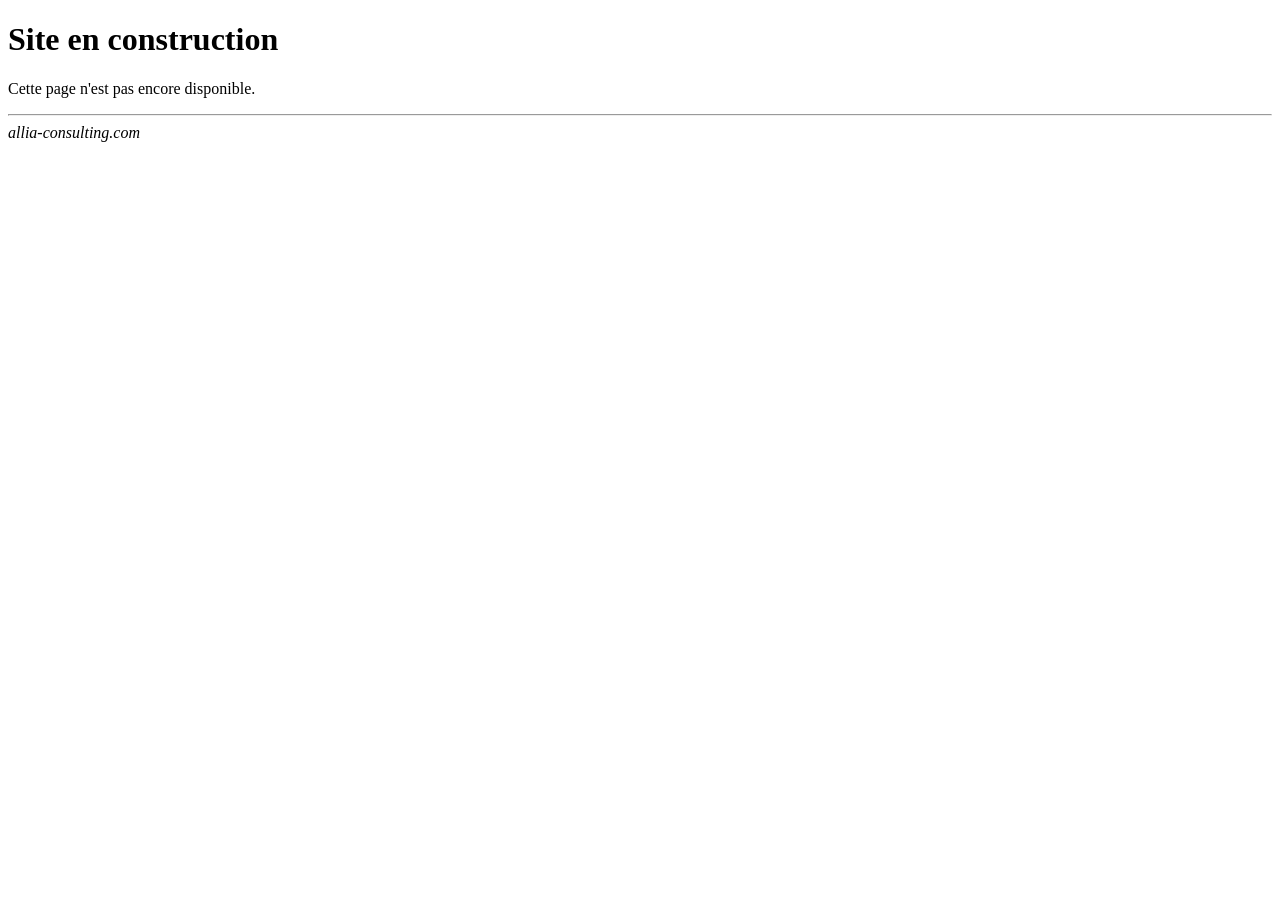
<file: index.html>
<!DOCTYPE html>
<html lang="fr">
<head>
<meta charset="UTF-8">
<meta name="viewport" content="width=device-width,initial-scale=1">
<title>Allia Consulting</title>
<meta name="robots" content="nosnippet, max-image-preview:none, noarchive">
<link rel="canonical" href="https://www.allia-consulting.com/">
<meta name="google-site-verification" content="Dg6nDHJn-nts82D3d2Rdrbs9uBrQ5fWRcSRh3LVxfiw">
<style>body{background:#fff;color:#000}a{color:#00e}a:hover{color:#551a8b}</style>
</head>
<body>
<h1>Site en construction</h1>
<p>Cette page n'est pas encore disponible.</p>
<hr>
<address>allia-consulting.com</address>
<!-- Cloudflare Web Analytics --><script defer src="https://static.cloudflareinsights.com/beacon.min.js" data-cf-beacon='{"token": "292082675f044a26a608ade5f871cf43"}'></script>
</body>
</html>
</file>
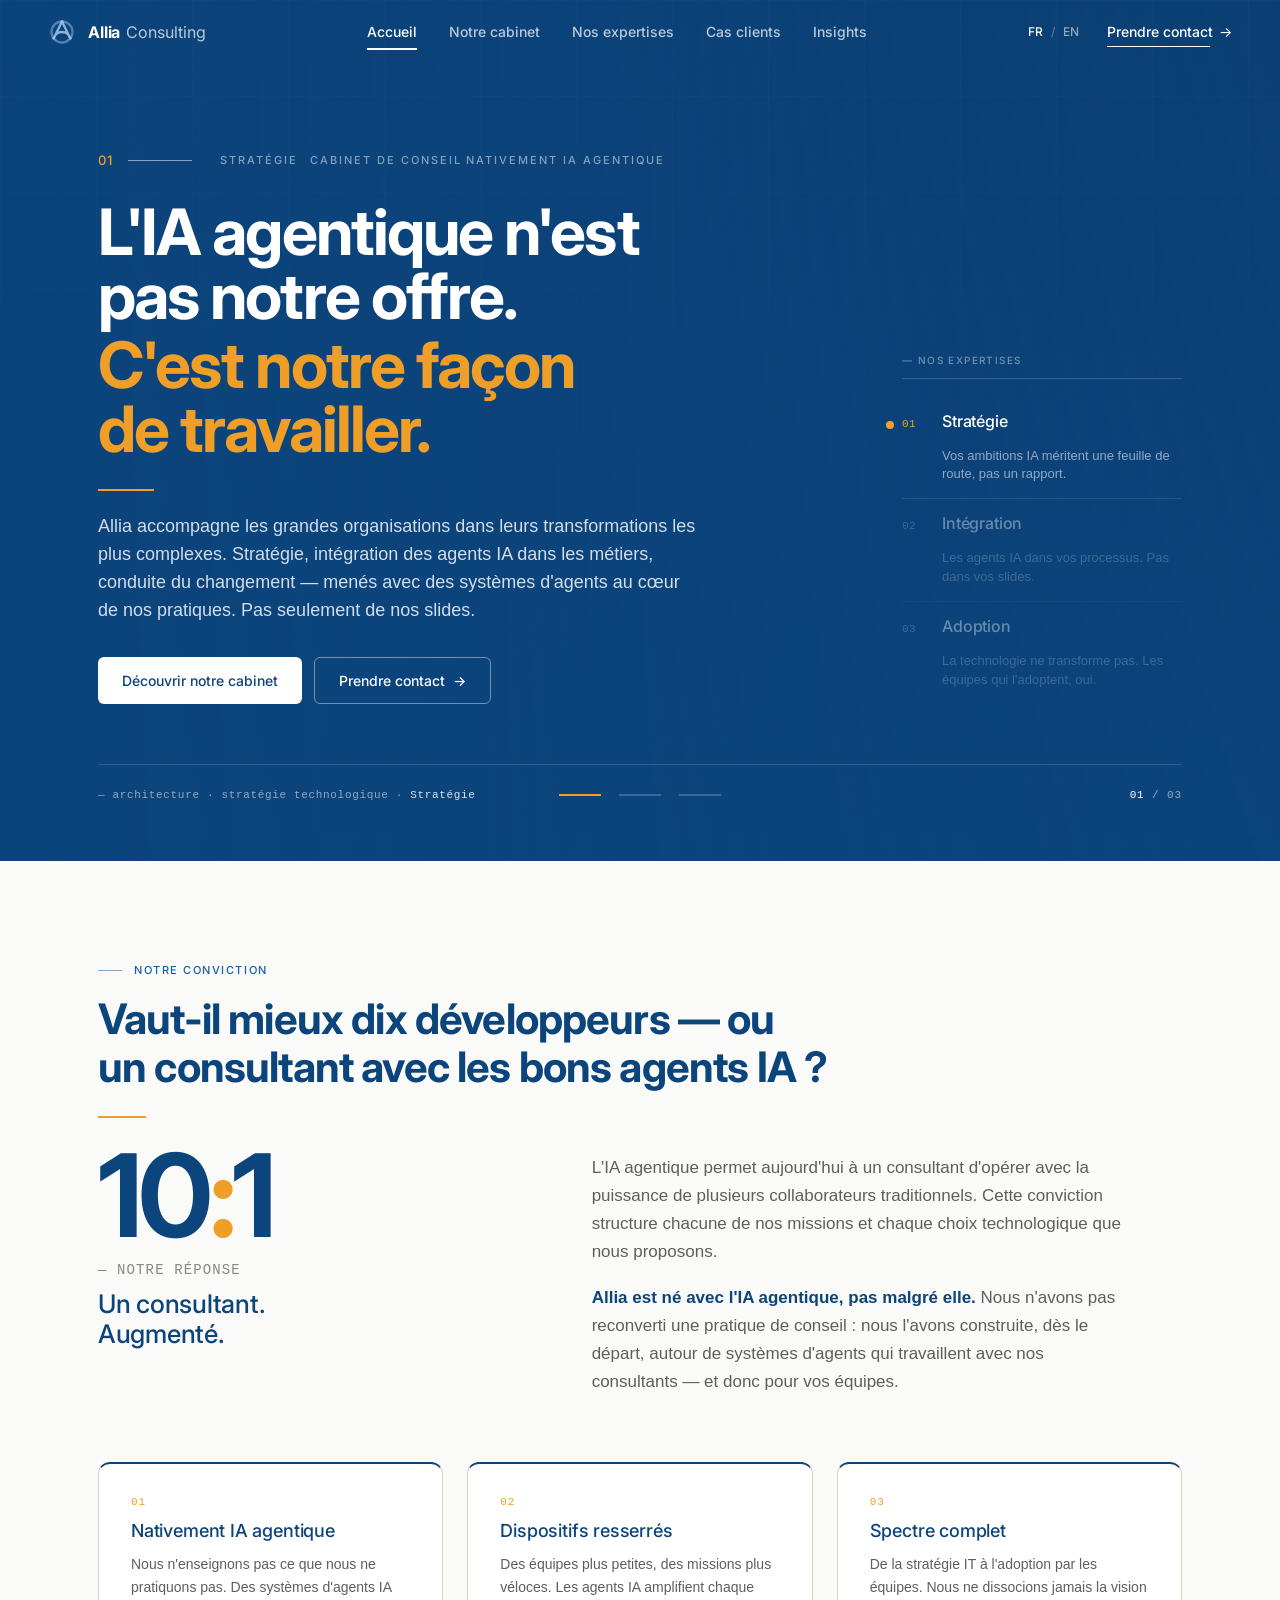
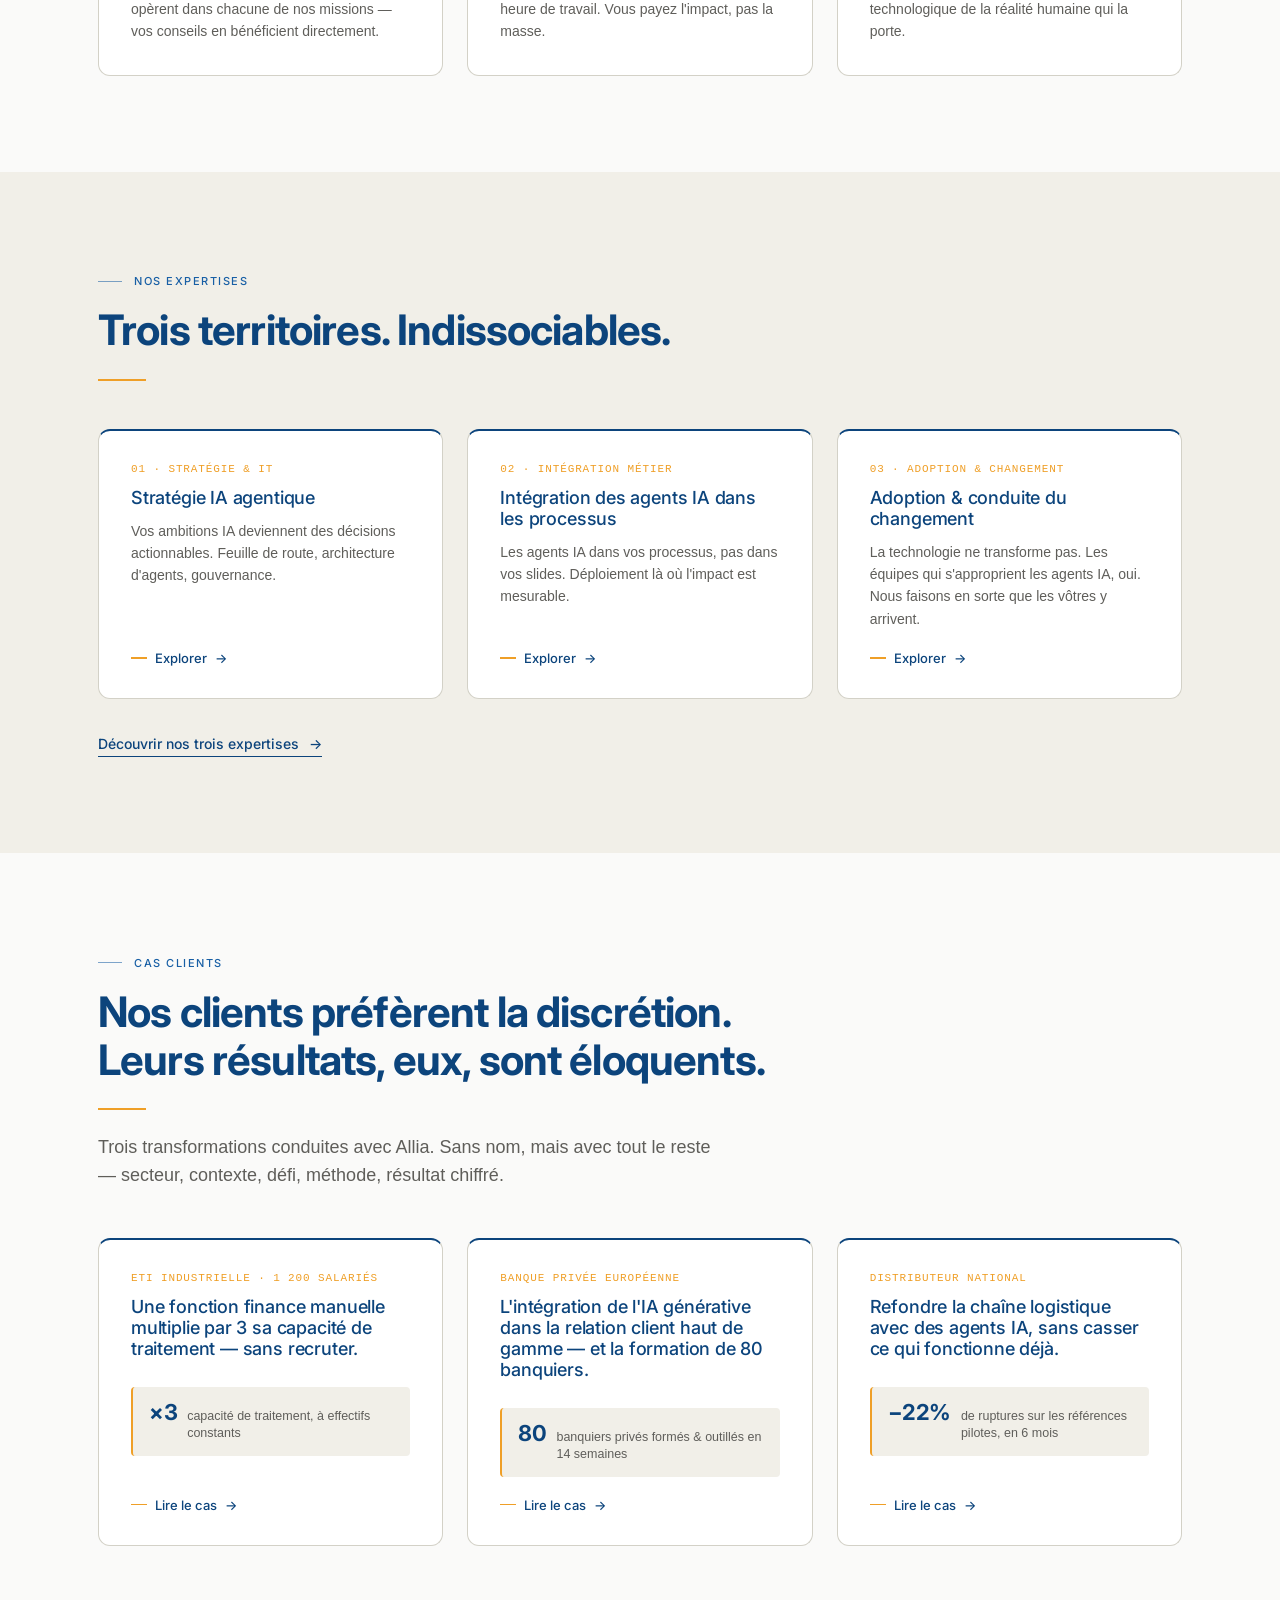
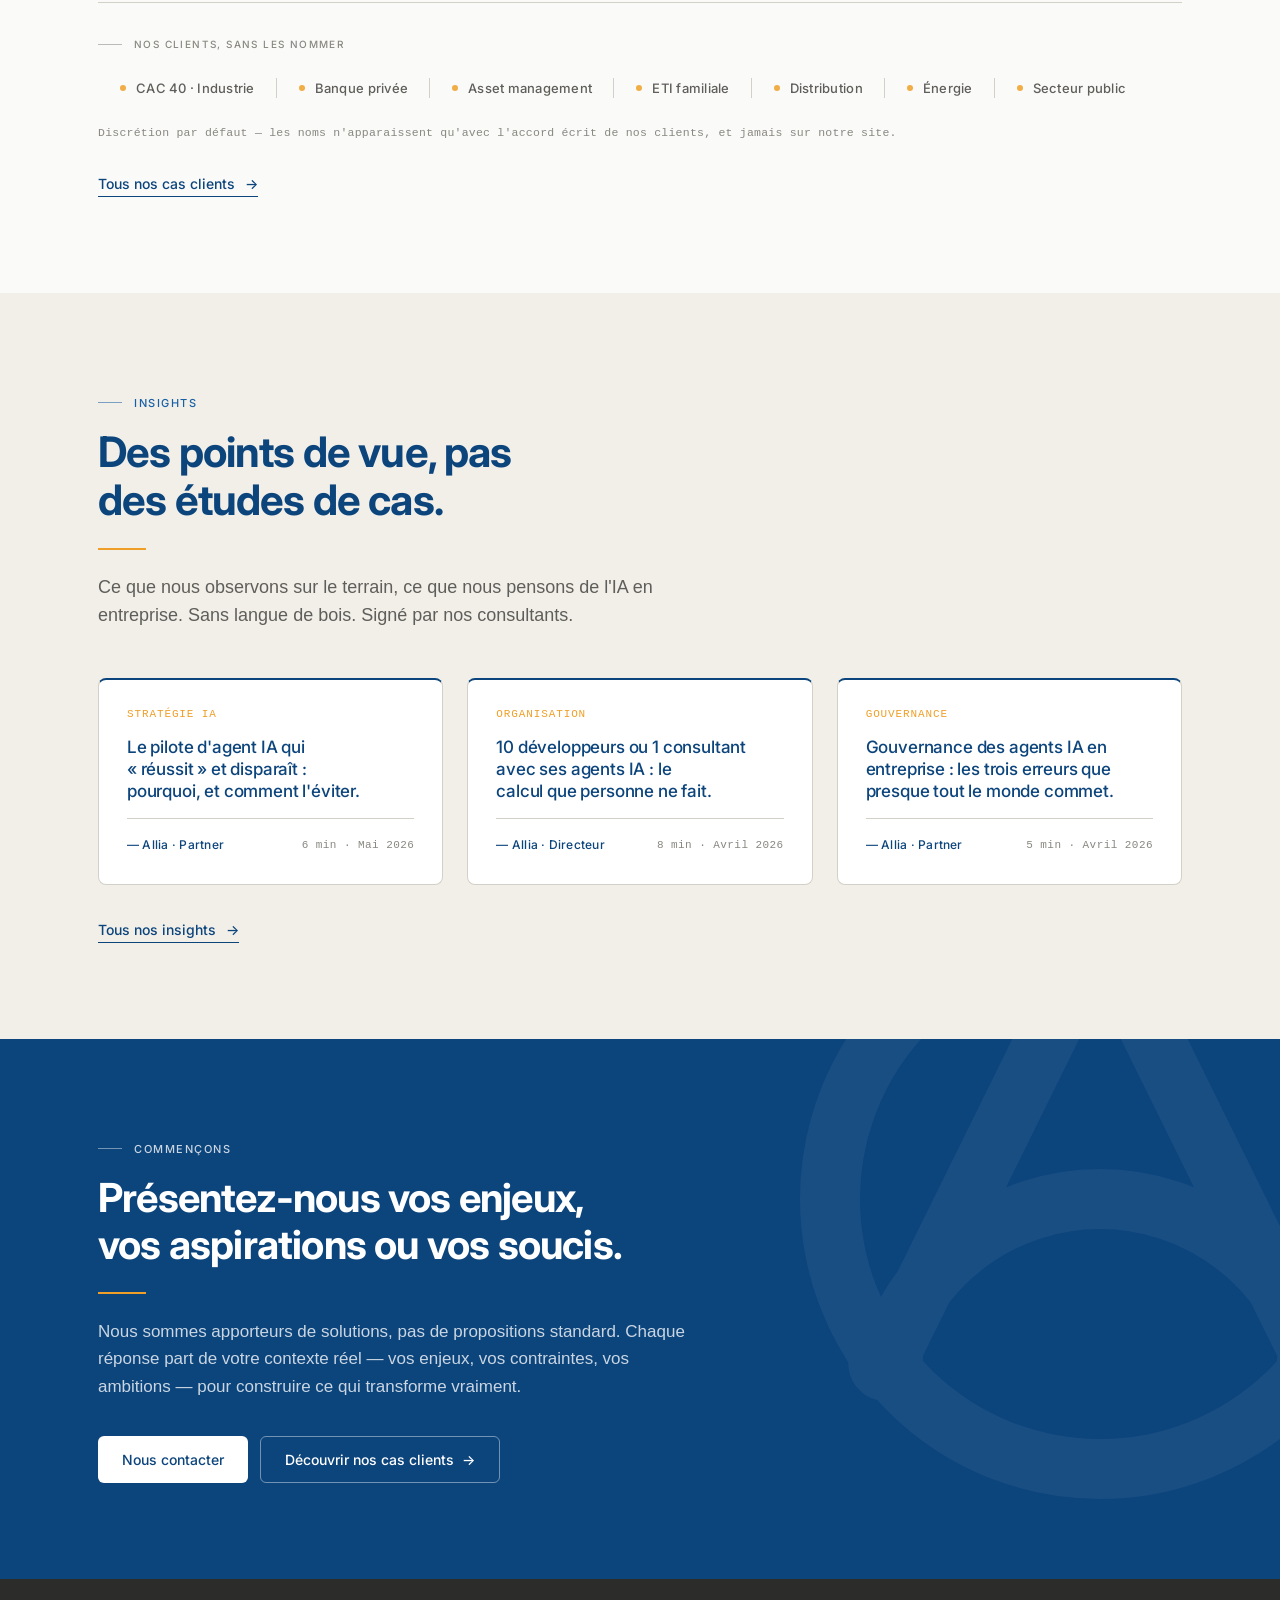
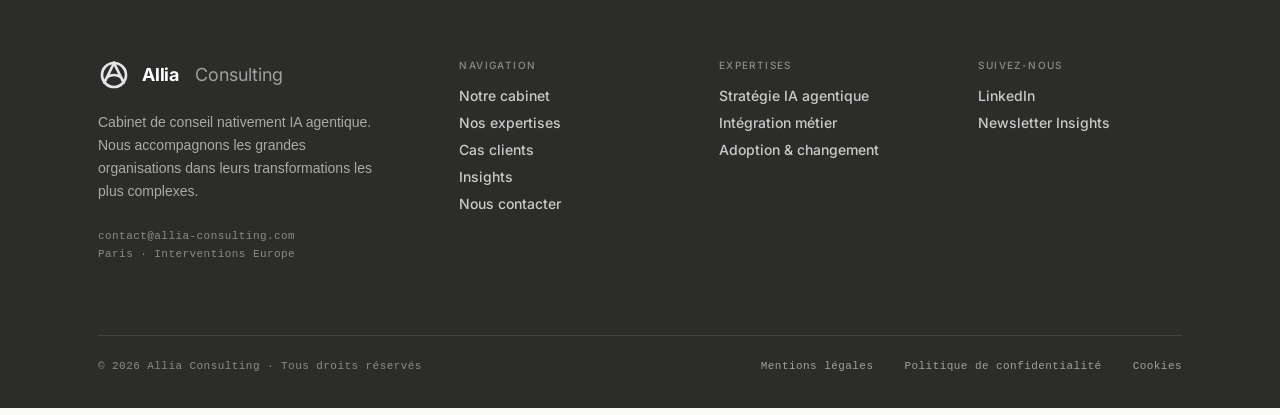
<file: allia-consulting-site/index.html>
<!doctype html>
<html lang="fr">
<head>
<meta charset="utf-8">
<meta name="viewport" content="width=device-width, initial-scale=1">
<title>Allia Consulting — Cabinet de conseil nativement IA agentique</title>
<meta name="description" content="Allia Consulting accompagne les grandes organisations dans leurs transformations IA. Stratégie, intégration, adoption — conduites avec des systèmes d'agents IA au cœur de nos pratiques.">
<link rel="stylesheet" href="colors_and_type.css">
<link rel="stylesheet" href="_site.css">
<link rel="icon" type="image/svg+xml" href="assets/symbol.svg">

<!-- Inline SVG symbols — referenced via <use> so we don't depend on external files at runtime. -->
<svg xmlns="http://www.w3.org/2000/svg" style="position:absolute;width:0;height:0;overflow:hidden" aria-hidden="true">
  <defs>
    <!-- Symbole sur fond sombre (hero, watermarks) -->
    <symbol id="allia-symbol-light" viewBox="0 0 240 240">
      <circle cx="120" cy="120" r="90" fill="none" stroke="#85B7EB" stroke-width="20" opacity="0.55"></circle>
      <path d="M 120 30 L 191.40 174.79 A 73.92 73.92 0 0 0 48.60 174.79 L 120 30 Z" fill="none" stroke="#B5D4F4" stroke-width="20" stroke-linejoin="round" stroke-linecap="round" opacity="0.78"></path>
      <circle cx="120" cy="30" r="2.5" fill="none" stroke="#B5D4F4" stroke-width="20" opacity="0.38"></circle>
      <circle cx="191.40" cy="174.79" r="2.5" fill="none" stroke="#B5D4F4" stroke-width="20" opacity="0.38"></circle>
      <circle cx="48.60" cy="174.79" r="2.5" fill="none" stroke="#B5D4F4" stroke-width="20" opacity="0.38"></circle>
    </symbol>
    <!-- Symbole sur fond clair (nav après scroll) -->
    <symbol id="allia-symbol-dark" viewBox="0 0 240 240">
      <circle cx="120" cy="120" r="90" fill="none" stroke="#378ADD" stroke-width="20" opacity="0.4"></circle>
      <path d="M 120 30 L 191.40 174.79 A 73.92 73.92 0 0 0 48.60 174.79 L 120 30 Z" fill="none" stroke="#378ADD" stroke-width="20" stroke-linejoin="round" stroke-linecap="round" opacity="0.6"></path>
      <circle cx="120" cy="30" r="2.5" fill="none" stroke="#378ADD" stroke-width="20" opacity="0.28"></circle>
      <circle cx="191.40" cy="174.79" r="2.5" fill="none" stroke="#378ADD" stroke-width="20" opacity="0.28"></circle>
      <circle cx="48.60" cy="174.79" r="2.5" fill="none" stroke="#378ADD" stroke-width="20" opacity="0.28"></circle>
    </symbol>
    <!-- Symbole monochrome blanc (footer + watermarks sombres) -->
    <symbol id="allia-symbol-mono" viewBox="0 0 240 240">
      <circle cx="120" cy="120" r="90" fill="none" stroke="#ffffff" stroke-width="20" opacity="1"></circle>
      <path d="M 120 30 L 191.40 174.79 A 73.92 73.92 0 0 0 48.60 174.79 L 120 30 Z" fill="none" stroke="#ffffff" stroke-width="20" stroke-linejoin="round" stroke-linecap="round" opacity="1"></path>
      <circle cx="120" cy="30" r="2.5" fill="none" stroke="#ffffff" stroke-width="20" opacity="1"></circle>
      <circle cx="191.40" cy="174.79" r="2.5" fill="none" stroke="#ffffff" stroke-width="20" opacity="1"></circle>
      <circle cx="48.60" cy="174.79" r="2.5" fill="none" stroke="#ffffff" stroke-width="20" opacity="1"></circle>
    </symbol>
  </defs>
</svg>

<style>
  /* ── Inline-svg logo display, with same swap behaviour as the old <img> ── */
  .ac-logo svg { width: 28px; height: 28px; display: block; }
  .ac-logo svg.light { display: block; }
  .ac-logo svg.dark { display: none; }
  .ac-nav.scrolled .ac-logo svg.light { display: none; }
  .ac-nav.scrolled .ac-logo svg.dark { display: block; }
  .footer-brand .lockup svg { width: 32px; height: 32px; display: block; opacity: 0.88; }
  .hero .watermark svg, .cta-dark .watermark svg { width: 100%; height: 100%; display: block; }
</style>
</head>
<body>

<!-- ════════ NAVIGATION ════════ -->
<nav class="ac-nav">
  <a href="index.html" class="ac-logo">
    <svg class="light" aria-hidden="true"><use href="#allia-symbol-light"></use></svg>
    <svg class="dark"  aria-hidden="true"><use href="#allia-symbol-dark"></use></svg>
    <span><span class="name">Allia</span><span class="role">Consulting</span></span>
  </a>
  <div class="ac-links">
    <a class="ac-link active" href="index.html">Accueil</a>
    <a class="ac-link" href="notre-cabinet.html">Notre cabinet</a>
    <a class="ac-link" href="nos-expertises.html">Nos expertises</a>
    <a class="ac-link" href="cas-clients.html">Cas clients</a>
    <a class="ac-link" href="insights.html">Insights</a>
  </div>
  <div class="ac-right">
    <div class="ac-lang">
      <button class="active">FR</button>
      <span class="sep">/</span>
      <button>EN</button>
    </div>
    <a href="nous-contacter.html" class="ac-cta">Prendre contact <span class="arrow">→</span></a>
    <button class="burger" aria-label="Menu"><span></span><span></span><span></span></button>
  </div>
</nav>

<!-- ════════ HERO ════════ -->
<section
  class="hero hero-full kenburns"
  data-voile="lateral"
  data-slideshow="true"
  data-states='[
    {"num":"01","lab":"Stratégie","cap":"— architecture · stratégie technologique · <b>Stratégie</b>"},
    {"num":"02","lab":"Intégration","cap":"— boardroom · agents IA dans les métiers · <b>Intégration</b>"},
    {"num":"03","lab":"Adoption","cap":"— terrain · conduite du changement · <b>Adoption</b>"}
  ]'>

  <div class="layer photos">
    <div class="slide active" style="background-image: url('https://images.unsplash.com/photo-1486325212027-8081e485255e?w=2000&q=85&auto=format&fit=crop');"></div>
    <div class="slide" style="background-image: url('https://images.unsplash.com/photo-1517502884422-41eaead166d4?w=2000&q=85&auto=format&fit=crop');"></div>
    <div class="slide" style="background-image: url('https://images.unsplash.com/photo-1573497019418-b400bb3ab074?w=2000&q=85&auto=format&fit=crop');"></div>
  </div>
  <div class="layer voile"></div>
  <div class="layer grid-lines"></div>

  <div class="container">
    <div class="shell">
      <div class="marker">
        <span class="num">01</span>
        <span class="bar"></span>
        <span class="lab"><span class="lab-text">Stratégie</span><span>Cabinet de conseil nativement IA agentique</span></span>
      </div>

      <div class="head">
        <h1>
          <span class="line">L'IA agentique n'est pas notre offre.</span>
          <span class="line accent">C'est notre façon de travailler.</span>
        </h1>
        <hr>
        <p class="sub">Allia accompagne les grandes organisations dans leurs transformations les plus complexes. Stratégie, intégration des agents IA dans les métiers, conduite du changement — menés avec des systèmes d'agents au cœur de nos pratiques. Pas seulement de nos slides.</p>
        <div class="ctas">
          <a href="notre-cabinet.html" class="btn btn-primary">Découvrir notre cabinet</a>
          <a href="nous-contacter.html" class="btn btn-ghost">Prendre contact <span class="arrow">→</span></a>
        </div>
      </div>

      <aside class="side">
        <div class="legend">— Nos expertises</div>
        <div class="step active" data-i="0">
          <span class="n">01</span>
          <span class="t">Stratégie</span>
          <span class="d">Vos ambitions IA méritent une feuille de route, pas un rapport.</span>
        </div>
        <div class="step" data-i="1">
          <span class="n">02</span>
          <span class="t">Intégration</span>
          <span class="d">Les agents IA dans vos processus. Pas dans vos slides.</span>
        </div>
        <div class="step" data-i="2">
          <span class="n">03</span>
          <span class="t">Adoption</span>
          <span class="d">La technologie ne transforme pas. Les équipes qui l'adoptent, oui.</span>
        </div>
      </aside>

      <div class="foot">
        <div class="caption">— architecture · stratégie technologique · <b>Stratégie</b></div>
        <div class="dots">
          <button class="dot active" data-i="0" aria-label="Slide 1"></button>
          <button class="dot" data-i="1" aria-label="Slide 2"></button>
          <button class="dot" data-i="2" aria-label="Slide 3"></button>
        </div>
        <div class="counter"><b>01</b> / 03</div>
      </div>
    </div>
  </div>
</section>

<!-- ════════ NOTRE CONVICTION ════════ -->
<section class="sec sec-white">
  <div class="container">
    <div class="sec-eyebrow">Notre conviction</div>
    <h2 class="sec-title wide">Vaut-il mieux dix développeurs — ou un consultant avec les bons agents IA&nbsp;?</h2>
    <hr class="amber-rule">

    <div class="conviction-lockup">
      <div class="ratio">
        10<em>:</em>1
        <span class="vs">— Notre réponse</span>
        <span class="small">Un consultant. Augmenté.</span>
      </div>
      <div class="copy">
        <p>L'IA agentique permet aujourd'hui à un consultant d'opérer avec la puissance de plusieurs collaborateurs traditionnels. Cette conviction structure chacune de nos missions et chaque choix technologique que nous proposons.</p>
        <p><strong>Allia est né avec l'IA agentique, pas malgré elle.</strong> Nous n'avons pas reconverti une pratique de conseil : nous l'avons construite, dès le départ, autour de systèmes d'agents qui travaillent avec nos consultants — et donc pour vos équipes.</p>
      </div>
    </div>

    <div class="card-grid cols-3">
      <div class="card">
        <div class="card-eyebrow">01</div>
        <h3 class="card-name">Nativement IA agentique</h3>
        <p class="card-body">Nous n'enseignons pas ce que nous ne pratiquons pas. Des systèmes d'agents IA opèrent dans chacune de nos missions — vos conseils en bénéficient directement.</p>
      </div>
      <div class="card">
        <div class="card-eyebrow">02</div>
        <h3 class="card-name">Dispositifs resserrés</h3>
        <p class="card-body">Des équipes plus petites, des missions plus véloces. Les agents IA amplifient chaque heure de travail. Vous payez l'impact, pas la masse.</p>
      </div>
      <div class="card">
        <div class="card-eyebrow">03</div>
        <h3 class="card-name">Spectre complet</h3>
        <p class="card-body">De la stratégie IT à l'adoption par les équipes. Nous ne dissocions jamais la vision technologique de la réalité humaine qui la porte.</p>
      </div>
    </div>
  </div>
</section>

<!-- ════════ NOS EXPERTISES (aperçu) ════════ -->
<section class="sec sec-warm">
  <div class="container">
    <div class="sec-eyebrow">Nos expertises</div>
    <h2 class="sec-title">Trois territoires. Indissociables.</h2>
    <hr class="amber-rule">

    <div class="card-grid cols-3">
      <a href="nos-expertises.html#strategie" class="card is-link">
        <div class="card-eyebrow">01 · Stratégie &amp; IT</div>
        <h3 class="card-name">Stratégie IA agentique</h3>
        <p class="card-body">Vos ambitions IA deviennent des décisions actionnables. Feuille de route, architecture d'agents, gouvernance.</p>
        <span class="card-link">Explorer <span class="arrow">→</span></span>
      </a>
      <a href="nos-expertises.html#integration" class="card is-link">
        <div class="card-eyebrow">02 · Intégration métier</div>
        <h3 class="card-name">Intégration des agents IA dans les processus</h3>
        <p class="card-body">Les agents IA dans vos processus, pas dans vos slides. Déploiement là où l'impact est mesurable.</p>
        <span class="card-link">Explorer <span class="arrow">→</span></span>
      </a>
      <a href="nos-expertises.html#adoption" class="card is-link">
        <div class="card-eyebrow">03 · Adoption &amp; changement</div>
        <h3 class="card-name">Adoption &amp; conduite du changement</h3>
        <p class="card-body">La technologie ne transforme pas. Les équipes qui s'approprient les agents IA, oui. Nous faisons en sorte que les vôtres y arrivent.</p>
        <span class="card-link">Explorer <span class="arrow">→</span></span>
      </a>
    </div>

    <a href="nos-expertises.html" class="sec-cta">Découvrir nos trois expertises <span class="arrow">→</span></a>
  </div>
</section>

<!-- ════════ CAS CLIENTS (aperçu) ════════ -->
<section class="sec sec-white">
  <div class="container">
    <div class="sec-eyebrow">Cas clients</div>
    <h2 class="sec-title wide">Nos clients préfèrent la discrétion. Leurs résultats, eux, sont éloquents.</h2>
    <hr class="amber-rule">
    <p class="sec-intro">Trois transformations conduites avec Allia. Sans nom, mais avec tout le reste — secteur, contexte, défi, méthode, résultat chiffré.</p>

    <div class="card-grid cols-3">
      <a href="cas-clients.html#eti-finance" class="card is-link">
        <div class="card-eyebrow">ETI industrielle · 1 200 salariés</div>
        <h3 class="card-name">Une fonction finance manuelle multiplie par 3 sa capacité de traitement — sans recruter.</h3>
        <div class="case-metric">
          <span class="num">×3</span>
          <span class="lab">capacité de traitement, à effectifs constants</span>
        </div>
        <span class="card-link">Lire le cas <span class="arrow">→</span></span>
      </a>
      <a href="cas-clients.html#banque-privee" class="card is-link">
        <div class="card-eyebrow">Banque privée européenne</div>
        <h3 class="card-name">L'intégration de l'IA générative dans la relation client haut de gamme — et la formation de 80 banquiers.</h3>
        <div class="case-metric">
          <span class="num">80</span>
          <span class="lab">banquiers privés formés &amp; outillés en 14 semaines</span>
        </div>
        <span class="card-link">Lire le cas <span class="arrow">→</span></span>
      </a>
      <a href="cas-clients.html#distributeur" class="card is-link">
        <div class="card-eyebrow">Distributeur national</div>
        <h3 class="card-name">Refondre la chaîne logistique avec des agents IA, sans casser ce qui fonctionne déjà.</h3>
        <div class="case-metric">
          <span class="num">−22%</span>
          <span class="lab">de ruptures sur les références pilotes, en 6 mois</span>
        </div>
        <span class="card-link">Lire le cas <span class="arrow">→</span></span>
      </a>
    </div>

    <!-- Bande de discrétion : matérialiser la diversité sans nommer -->
    <div class="discretion-strip">
      <div class="label">Nos clients, sans les nommer</div>
      <div class="row">
        <span class="chip"><span class="dot"></span>CAC&nbsp;40 · Industrie</span>
        <span class="chip"><span class="dot"></span>Banque privée</span>
        <span class="chip"><span class="dot"></span>Asset management</span>
        <span class="chip"><span class="dot"></span>ETI familiale</span>
        <span class="chip"><span class="dot"></span>Distribution</span>
        <span class="chip"><span class="dot"></span>Énergie</span>
        <span class="chip"><span class="dot"></span>Secteur public</span>
      </div>
      <div class="foot">Discrétion par défaut — les noms n'apparaissent qu'avec l'accord écrit de nos clients, et jamais sur notre site.</div>
    </div>

    <a href="cas-clients.html" class="sec-cta">Tous nos cas clients <span class="arrow">→</span></a>
  </div>
</section>

<!-- ════════ INSIGHTS (aperçu) ════════ -->
<section class="sec sec-warm">
  <div class="container">
    <div class="sec-eyebrow">Insights</div>
    <h2 class="sec-title">Des points de vue, pas des études de cas.</h2>
    <hr class="amber-rule">
    <p class="sec-intro">Ce que nous observons sur le terrain, ce que nous pensons de l'IA en entreprise. Sans langue de bois. Signé par nos consultants.</p>

    <div class="card-grid cols-3">
      <a href="insights.html#01" class="tile">
        <div class="tile-tag">Stratégie IA</div>
        <h3 class="tile-title">Le pilote d'agent IA qui « réussit » et disparaît : pourquoi, et comment l'éviter.</h3>
        <div class="tile-sig">
          <span class="author">— Allia · Partner</span>
          <span>6 min · Mai 2026</span>
        </div>
      </a>
      <a href="insights.html#02" class="tile">
        <div class="tile-tag">Organisation</div>
        <h3 class="tile-title">10 développeurs ou 1 consultant avec ses agents IA : le calcul que personne ne fait.</h3>
        <div class="tile-sig">
          <span class="author">— Allia · Directeur</span>
          <span>8 min · Avril 2026</span>
        </div>
      </a>
      <a href="insights.html#03" class="tile">
        <div class="tile-tag">Gouvernance</div>
        <h3 class="tile-title">Gouvernance des agents IA en entreprise : les trois erreurs que presque tout le monde commet.</h3>
        <div class="tile-sig">
          <span class="author">— Allia · Partner</span>
          <span>5 min · Avril 2026</span>
        </div>
      </a>
    </div>

    <a href="insights.html" class="sec-cta">Tous nos insights <span class="arrow">→</span></a>
  </div>
</section>

<!-- ════════ CTA FINAL ════════ -->
<section class="sec sec-dark cta-dark">
  <div class="watermark"><svg aria-hidden="true"><use href="#allia-symbol-mono"></use></svg></div>
  <div class="container">
    <div class="cta-content">
      <div class="sec-eyebrow">Commençons</div>
      <h2>Présentez-nous vos enjeux, vos aspirations ou vos soucis.</h2>
      <hr class="amber-rule">
      <p>Nous sommes apporteurs de solutions, pas de propositions standard. Chaque réponse part de votre contexte réel — vos enjeux, vos contraintes, vos ambitions — pour construire ce qui transforme vraiment.</p>
      <div class="ctas">
        <a href="nous-contacter.html" class="btn btn-primary">Nous contacter</a>
        <a href="cas-clients.html" class="btn btn-ghost">Découvrir nos cas clients <span class="arrow">→</span></a>
      </div>
    </div>
  </div>
</section>

<!-- ════════ FOOTER ════════ -->
<footer class="site-footer">
  <div class="container">
    <div class="footer-grid">
      <div class="footer-brand">
        <div class="lockup">
          <svg aria-hidden="true"><use href="#allia-symbol-mono"></use></svg>
          <span class="name">Allia</span><span class="role">Consulting</span>
        </div>
        <p>Cabinet de conseil nativement IA agentique. Nous accompagnons les grandes organisations dans leurs transformations les plus complexes.</p>
        <p class="small" style="font-family: var(--font-mono); font-size: 11px; color: rgba(255,255,255,0.45); margin: 0; letter-spacing: 0.04em;">contact@allia-consulting.com<br>Paris · Interventions Europe</p>
      </div>
      <div class="footer-col">
        <h5>Navigation</h5>
        <ul>
          <li><a href="notre-cabinet.html">Notre cabinet</a></li>
          <li><a href="nos-expertises.html">Nos expertises</a></li>
          <li><a href="cas-clients.html">Cas clients</a></li>
          <li><a href="insights.html">Insights</a></li>
          <li><a href="nous-contacter.html">Nous contacter</a></li>
        </ul>
      </div>
      <div class="footer-col">
        <h5>Expertises</h5>
        <ul>
          <li><a href="nos-expertises.html#strategie">Stratégie IA agentique</a></li>
          <li><a href="nos-expertises.html#integration">Intégration métier</a></li>
          <li><a href="nos-expertises.html#adoption">Adoption &amp; changement</a></li>
        </ul>
      </div>
      <div class="footer-col">
        <h5>Suivez-nous</h5>
        <ul>
          <li><a href="#">LinkedIn</a></li>
          <li><a href="#">Newsletter Insights</a></li>
        </ul>
      </div>
    </div>
    <div class="footer-bottom">
      <div>© 2026 Allia Consulting · Tous droits réservés</div>
      <div>
        <a href="#">Mentions légales</a>
        <a href="#">Politique de confidentialité</a>
        <a href="#">Cookies</a>
      </div>
    </div>
  </div>
</footer>

<script src="_site.js"></script>
</body>
</html>
</file>
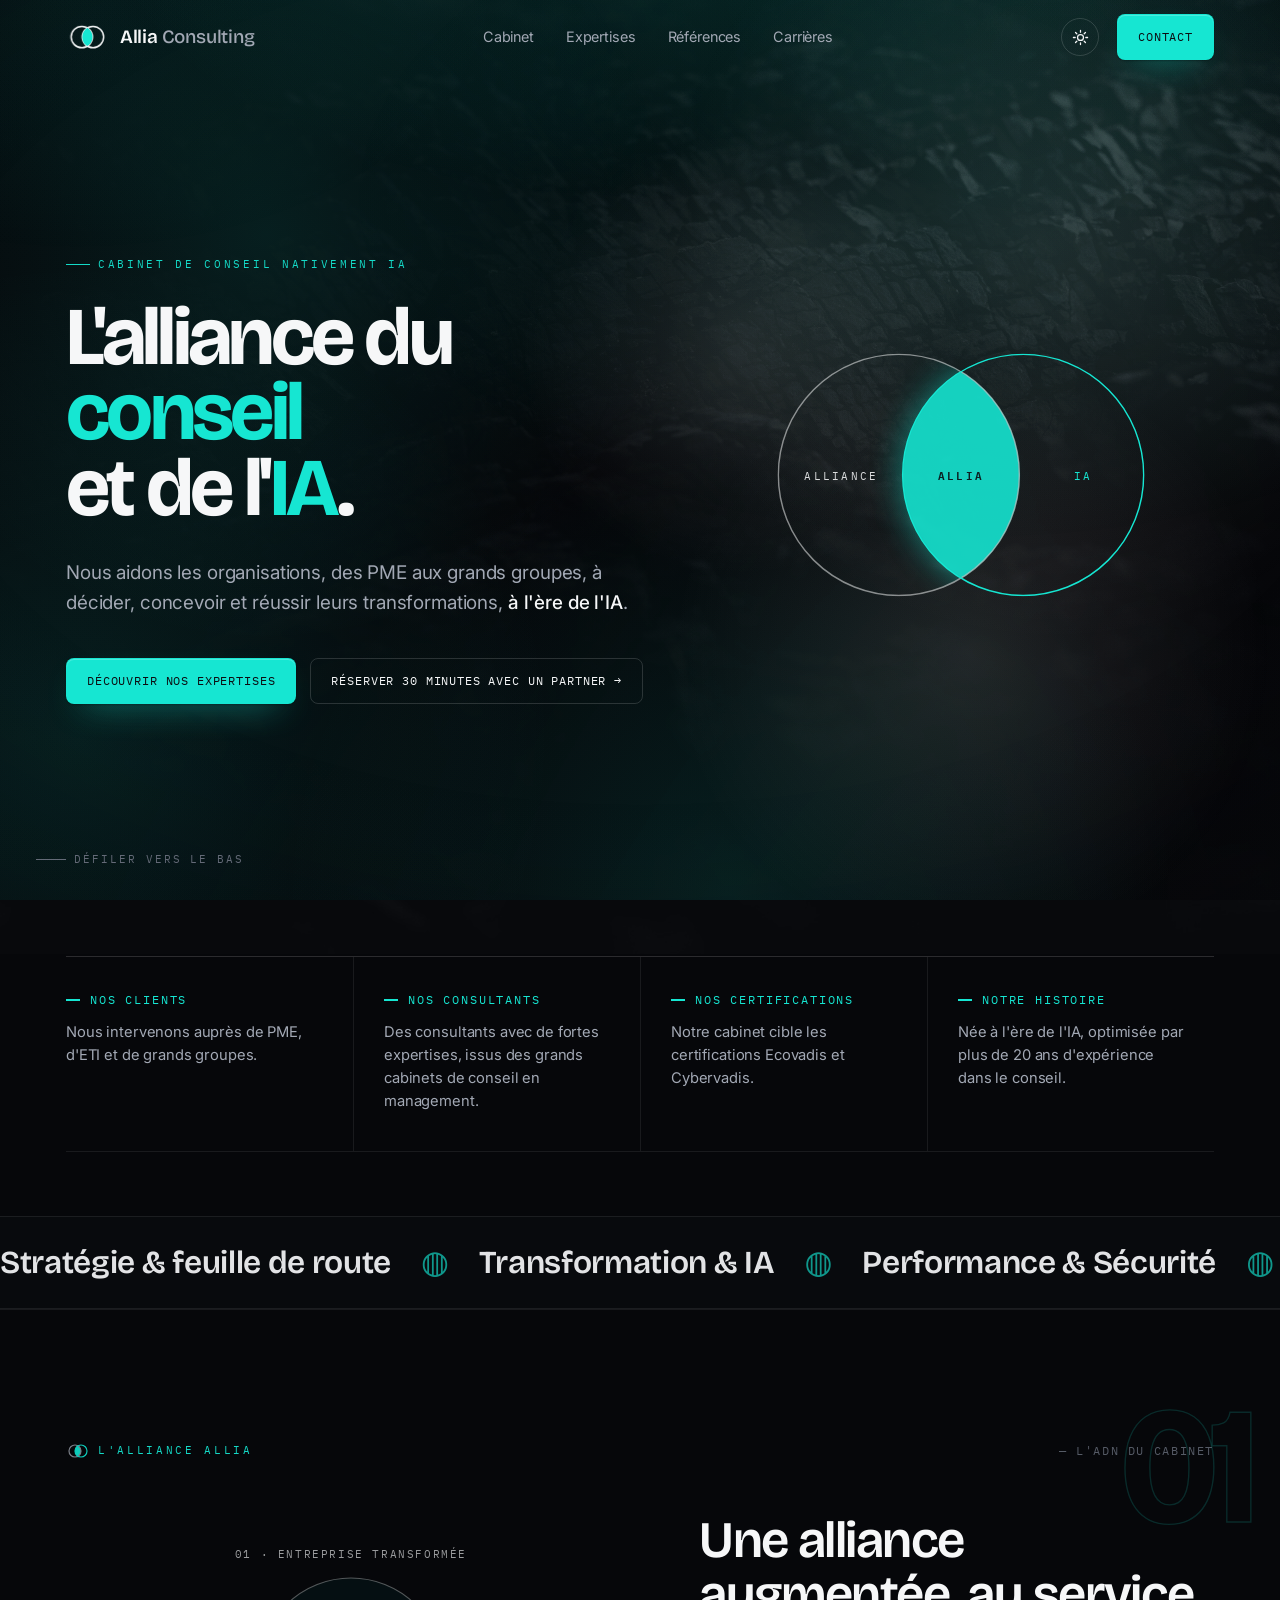
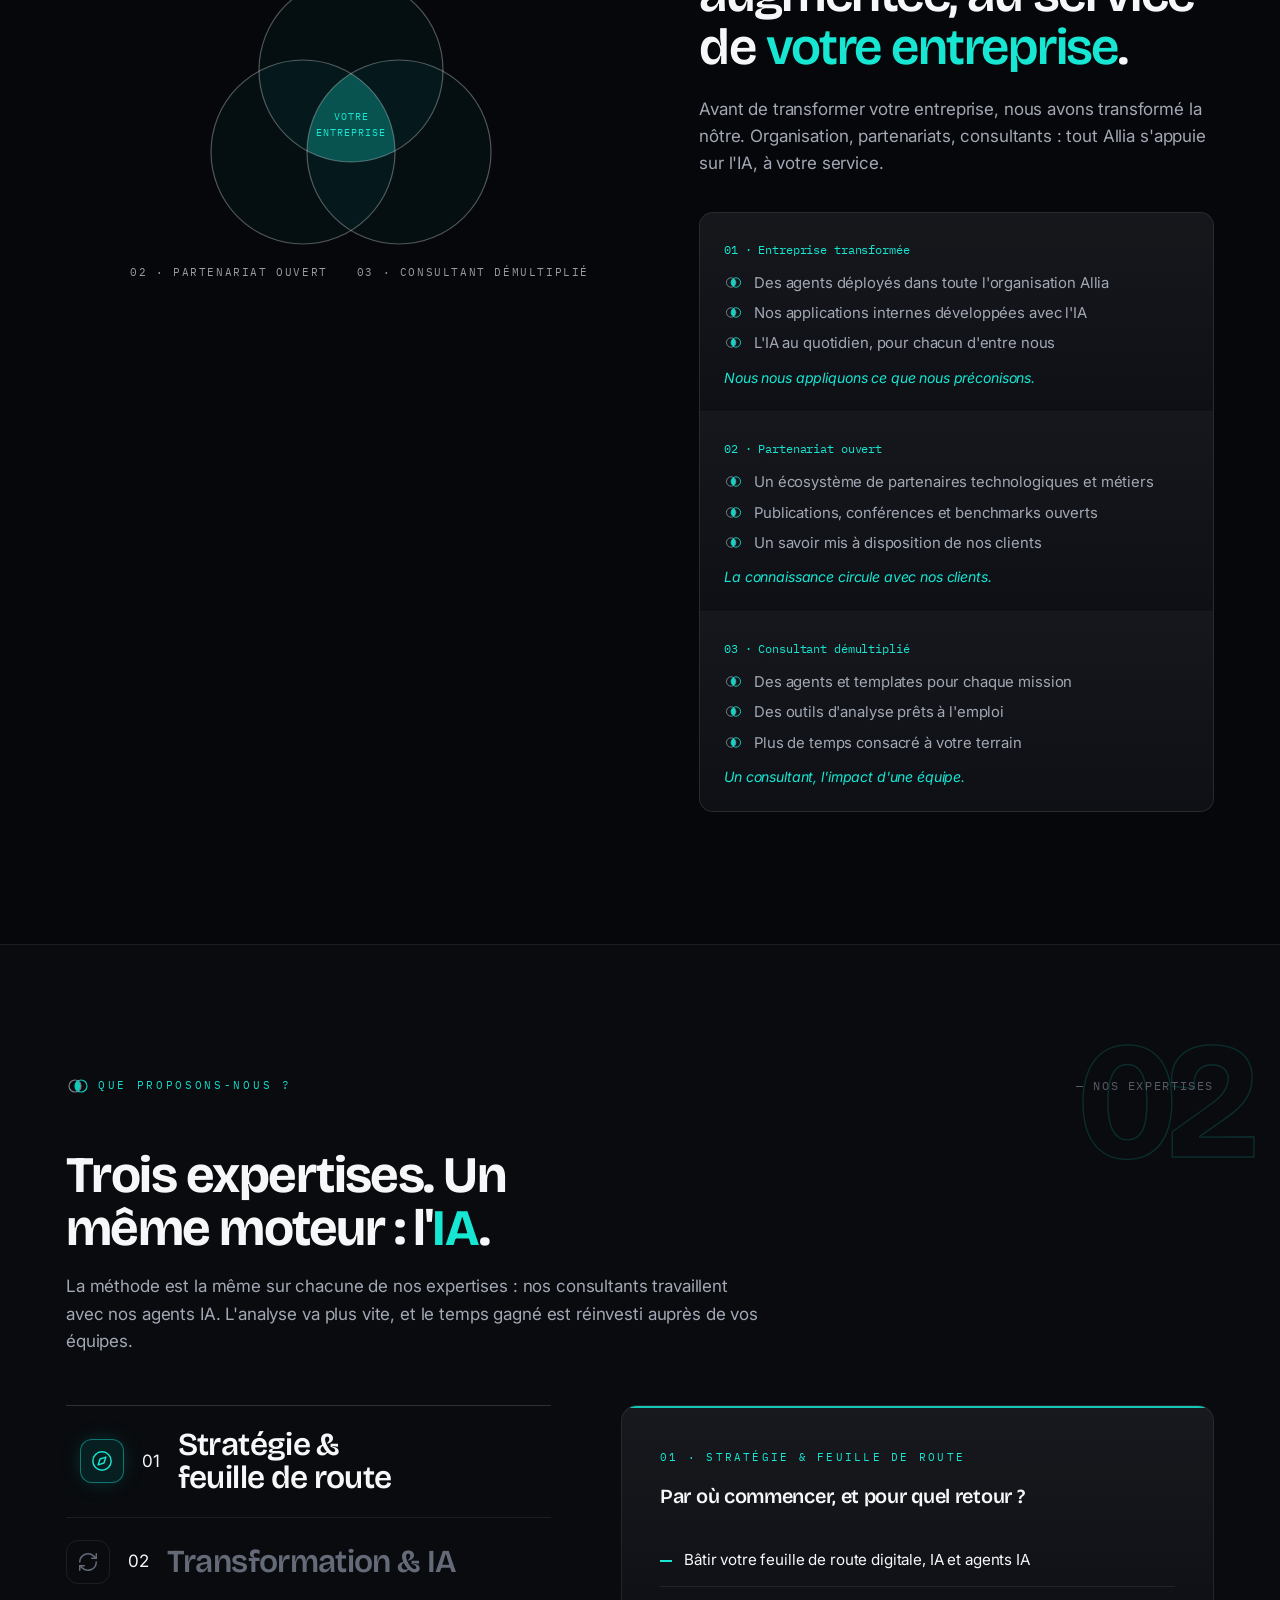
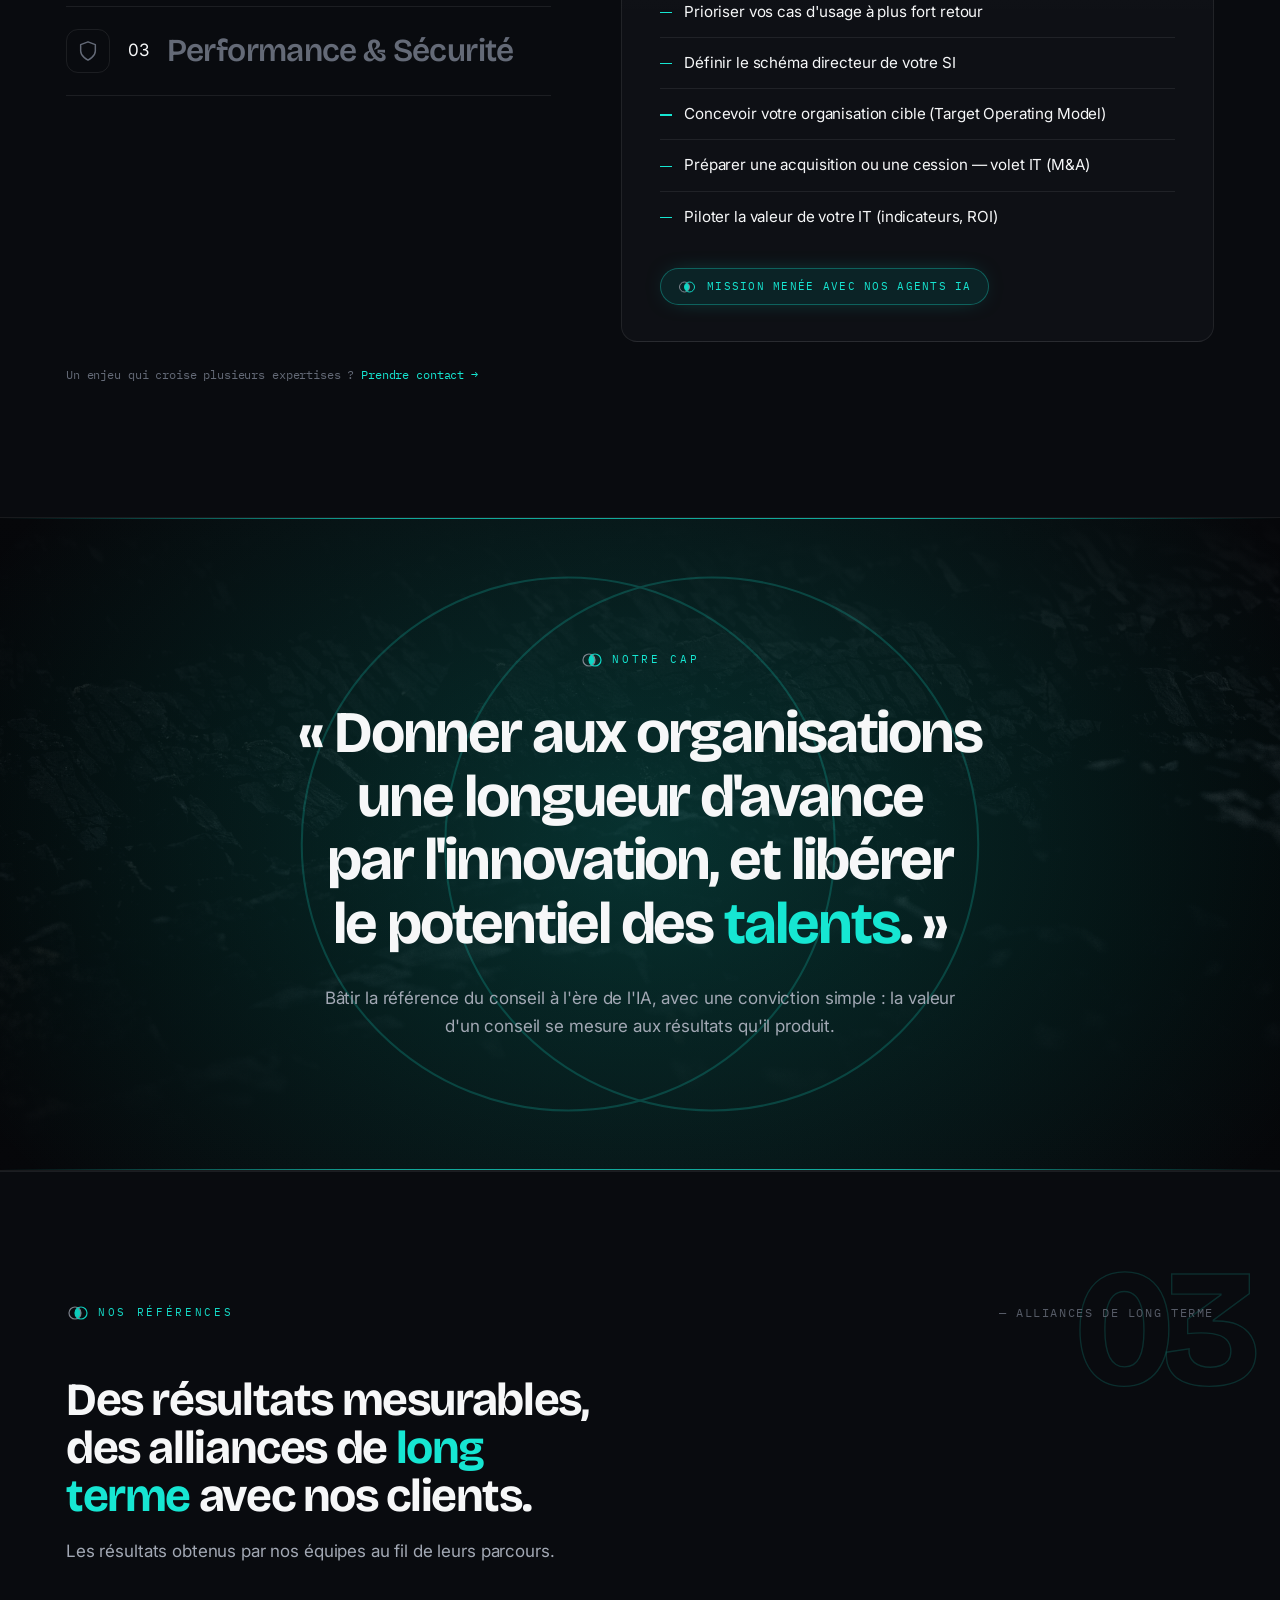
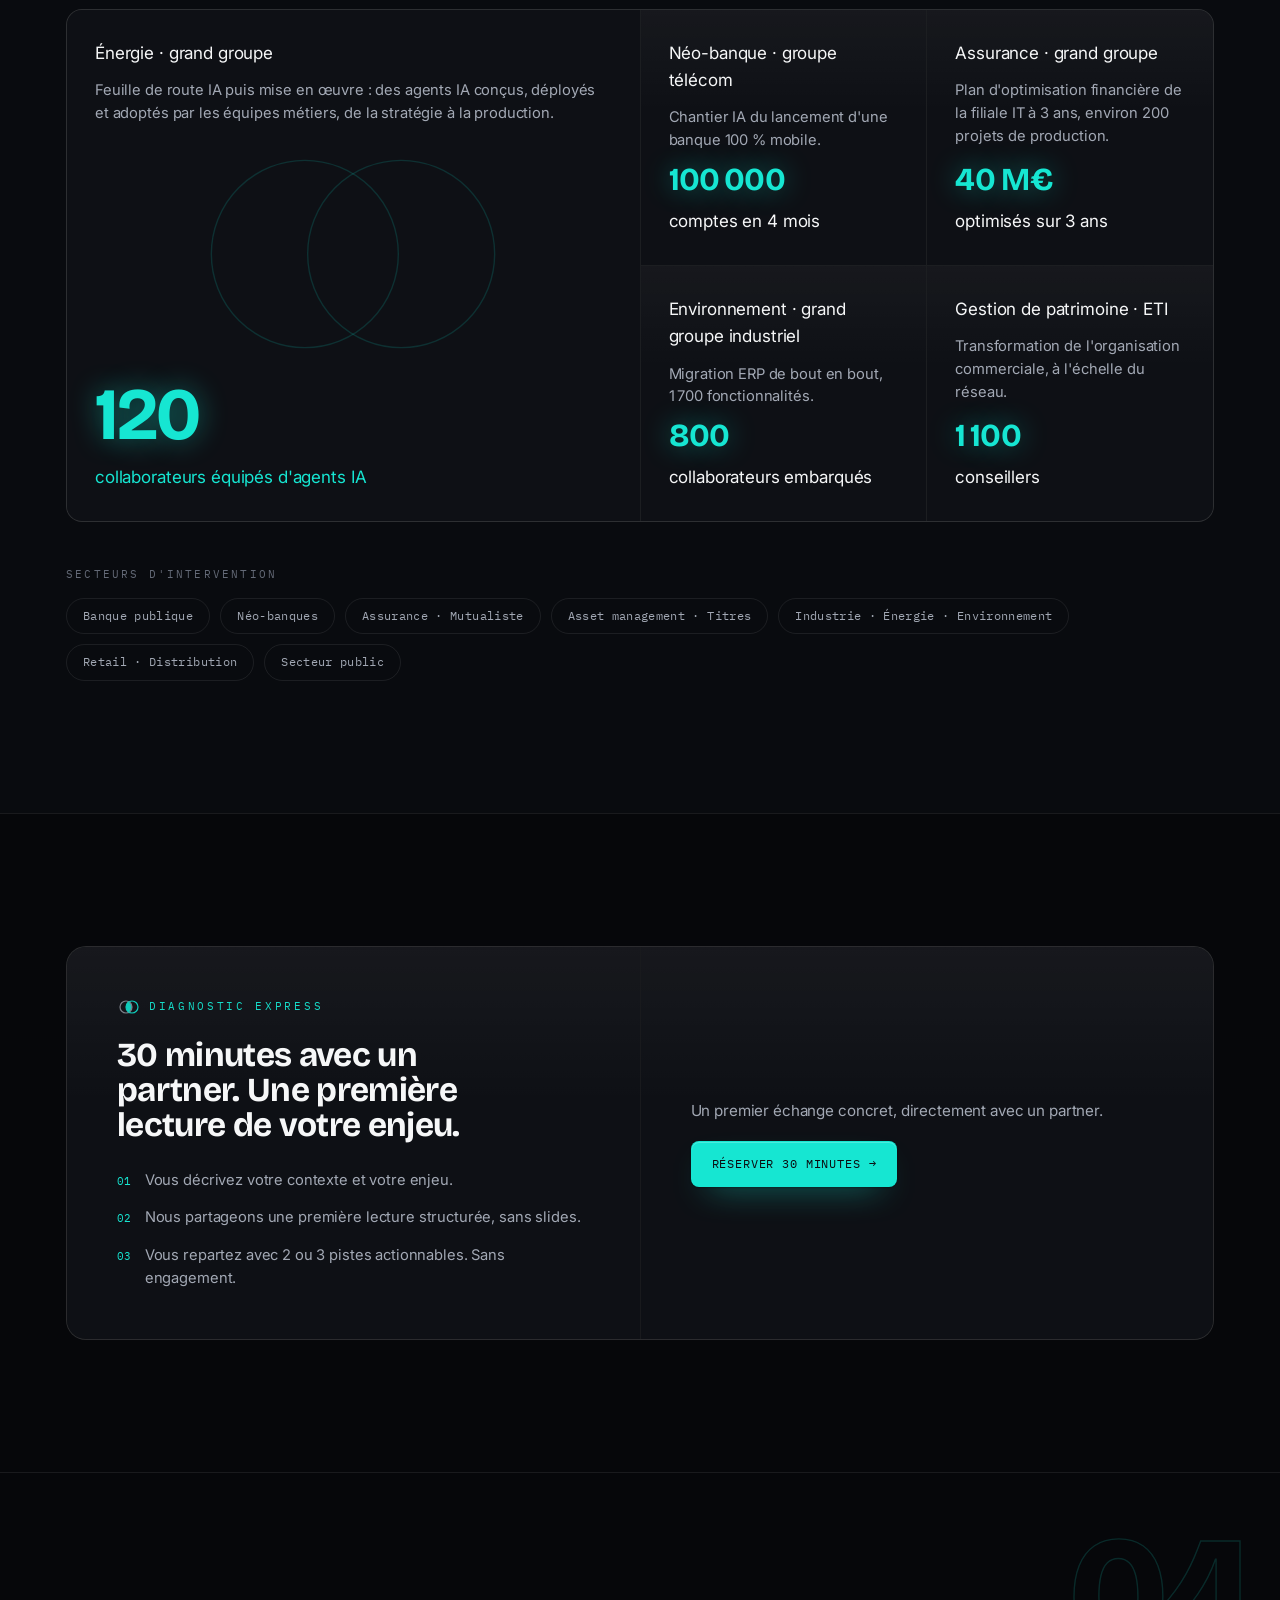
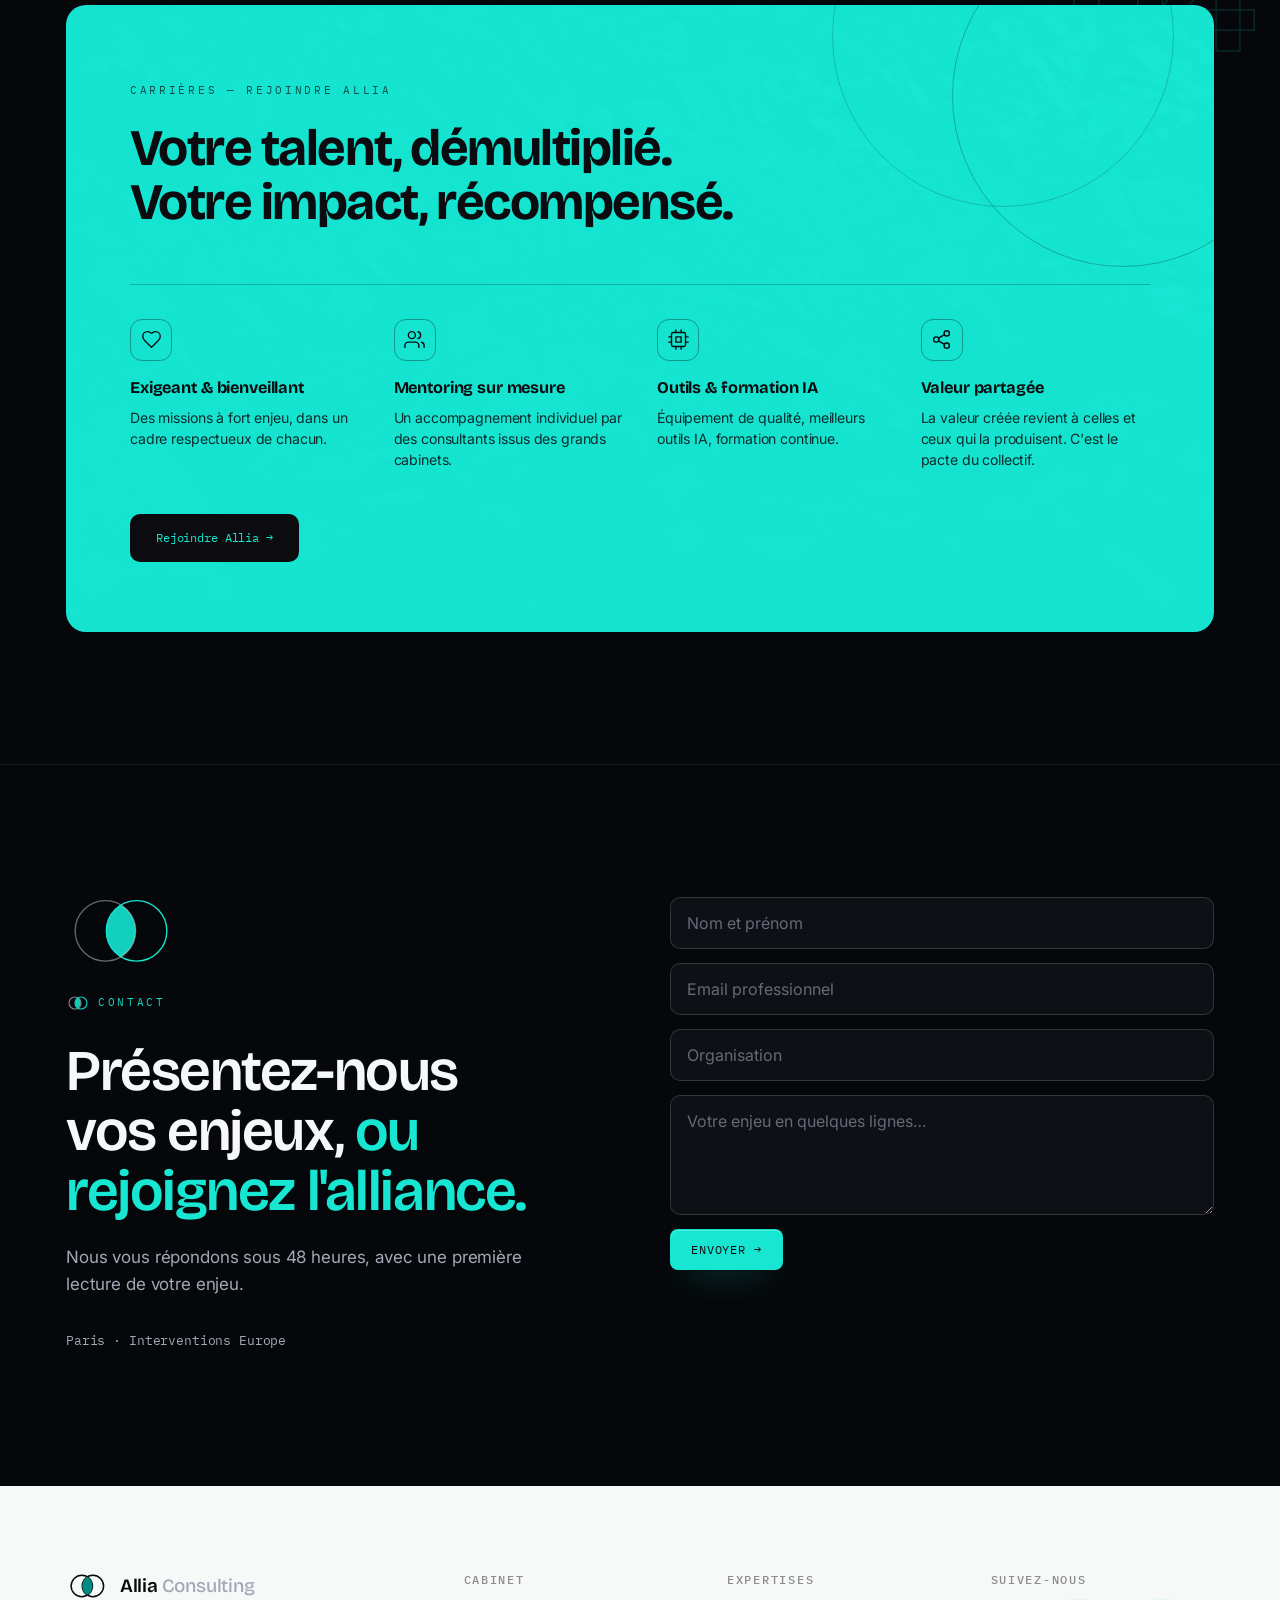
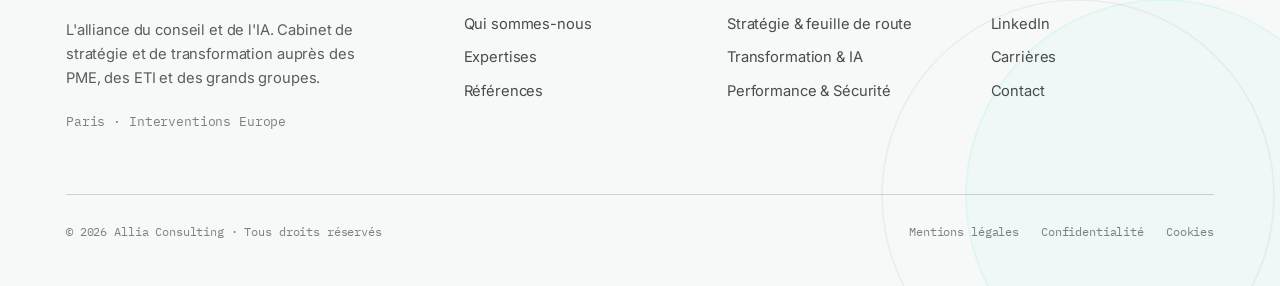
<file: site.html>
<!DOCTYPE html>
<html lang="fr" data-theme="dark" data-accent="teal">
<head>
<meta charset="UTF-8">
<meta name="viewport" content="width=device-width, initial-scale=1">
<meta name="google-site-verification" content="Dg6nDHJn-nts82D3d2Rdrbs9uBrQ5fWRcSRh3LVxfiw">
<title>Allia Consulting | L'alliance du conseil et de l'IA</title>
<meta name="description" content="Cabinet de conseil nativement IA. Stratégie et transformation digitale IT / IA pour les grands groupes, les ETI et les PME — décider, concevoir, transformer, optimiser, sécuriser.">
<meta property="og:title" content="Allia Consulting | L'alliance du conseil et de l'IA">
<meta property="og:description" content="Cabinet de conseil nativement IA. Stratégie et transformation auprès des PME, des ETI et des grands groupes : décider, concevoir, transformer, optimiser, sécuriser.">
<meta property="og:type" content="website">
<meta property="og:locale" content="fr_FR">
<meta property="og:url" content="https://www.allia-consulting.com/">
<meta property="og:site_name" content="Allia Consulting">
<meta property="og:image" content="https://www.allia-consulting.com/assets/og-image.jpg">
<meta property="og:image:width" content="1200">
<meta property="og:image:height" content="630">
<meta property="og:image:alt" content="Allia Consulting | L'alliance du conseil et de l'IA">
<meta name="twitter:card" content="summary_large_image">
<meta name="twitter:title" content="Allia Consulting | L'alliance du conseil et de l'IA">
<meta name="twitter:description" content="Cabinet de conseil nativement IA. Stratégie et transformation auprès des PME, des ETI et des grands groupes.">
<meta name="twitter:image" content="https://www.allia-consulting.com/assets/og-image.jpg">
<script type="application/ld+json">
{
 "@context": "https://schema.org",
 "@graph": [
  {
   "@type": [
    "Organization",
    "ProfessionalService"
   ],
   "@id": "https://www.allia-consulting.com/#organisation",
   "name": "Allia Consulting",
   "alternateName": "Allia",
   "description": "Cabinet de conseil français nativement IA. Allia Consulting accompagne les PME, les ETI et les grands groupes sur la stratégie et la transformation IT, data et intelligence artificielle : feuille de route IA, gouvernance des données, industrialisation des agents IA, modernisation du SI, maîtrise des coûts et sécurité.",
   "slogan": "L'alliance du conseil et de l'IA",
   "url": "https://www.allia-consulting.com/",
   "logo": "https://www.allia-consulting.com/assets/og-image.jpg",
   "image": "https://www.allia-consulting.com/assets/og-image.jpg",
   "email": "sarah.shaiek@allia-consulting.com",
   "address": {
    "@type": "PostalAddress",
    "addressLocality": "Paris",
    "addressCountry": "FR"
   },
   "areaServed": [
    {
     "@type": "Country",
     "name": "France"
    },
    {
     "@type": "Place",
     "name": "Europe"
    }
   ],
   "knowsAbout": [
    "Conseil en intelligence artificielle",
    "Stratégie IA",
    "Feuille de route IA",
    "Agents IA",
    "IA agentique",
    "Gouvernance des données",
    "Architecture data et IA",
    "Stratégie IT",
    "Schéma directeur du SI",
    "Architecture d'entreprise",
    "Transformation digitale",
    "Migration cloud",
    "FinOps",
    "ITSM",
    "Réduction des coûts IT",
    "Cybersécurité",
    "Due diligence IT (M&A)",
    "Target Operating Model",
    "Acculturation et formation IA"
   ],
   "serviceType": [
    "Conseil en intelligence artificielle",
    "Conseil en stratégie IT",
    "Conseil en transformation digitale",
    "Conseil en données et gouvernance",
    "Conseil en performance et sécurité IT"
   ],
   "audience": {
    "@type": "BusinessAudience",
    "name": "PME, ETI et grands groupes"
   },
   "hasOfferCatalog": {
    "@type": "OfferCatalog",
    "name": "Expertises Allia Consulting",
    "itemListElement": [
     {
      "@type": "OfferCatalog",
      "name": "Stratégie & feuille de route",
      "description": "Par où commencer, et pour quel retour ?",
      "itemListElement": [
       {
        "@type": "Offer",
        "itemOffered": {
         "@type": "Service",
         "name": "Bâtir votre feuille de route digitale, IA et agents IA",
         "provider": {
          "@id": "https://www.allia-consulting.com/#organisation"
         }
        }
       },
       {
        "@type": "Offer",
        "itemOffered": {
         "@type": "Service",
         "name": "Prioriser vos cas d'usage à plus fort retour",
         "provider": {
          "@id": "https://www.allia-consulting.com/#organisation"
         }
        }
       },
       {
        "@type": "Offer",
        "itemOffered": {
         "@type": "Service",
         "name": "Définir le schéma directeur de votre SI",
         "provider": {
          "@id": "https://www.allia-consulting.com/#organisation"
         }
        }
       },
       {
        "@type": "Offer",
        "itemOffered": {
         "@type": "Service",
         "name": "Concevoir votre organisation cible (Target Operating Model)",
         "provider": {
          "@id": "https://www.allia-consulting.com/#organisation"
         }
        }
       },
       {
        "@type": "Offer",
        "itemOffered": {
         "@type": "Service",
         "name": "Préparer une acquisition ou une cession — volet IT (M&A)",
         "provider": {
          "@id": "https://www.allia-consulting.com/#organisation"
         }
        }
       },
       {
        "@type": "Offer",
        "itemOffered": {
         "@type": "Service",
         "name": "Piloter la valeur de votre IT (indicateurs, ROI)",
         "provider": {
          "@id": "https://www.allia-consulting.com/#organisation"
         }
        }
       }
      ]
     },
     {
      "@type": "OfferCatalog",
      "name": "Transformation & IA",
      "description": "Comment passer du pilote à la production, sans perdre vos équipes ?",
      "itemListElement": [
       {
        "@type": "Offer",
        "itemOffered": {
         "@type": "Service",
         "name": "Bâtir une architecture d'entreprise, des données et de l'IA",
         "provider": {
          "@id": "https://www.allia-consulting.com/#organisation"
         }
        }
       },
       {
        "@type": "Offer",
        "itemOffered": {
         "@type": "Service",
         "name": "Fiabiliser et gouverner vos données",
         "provider": {
          "@id": "https://www.allia-consulting.com/#organisation"
         }
        }
       },
       {
        "@type": "Offer",
        "itemOffered": {
         "@type": "Service",
         "name": "Moderniser votre SI et passer au cloud",
         "provider": {
          "@id": "https://www.allia-consulting.com/#organisation"
         }
        }
       },
       {
        "@type": "Offer",
        "itemOffered": {
         "@type": "Service",
         "name": "Industrialiser l'IA jusqu'à la production",
         "provider": {
          "@id": "https://www.allia-consulting.com/#organisation"
         }
        }
       },
       {
        "@type": "Offer",
        "itemOffered": {
         "@type": "Service",
         "name": "Digitaliser vos processus métiers et services IT (ITSM)",
         "provider": {
          "@id": "https://www.allia-consulting.com/#organisation"
         }
        }
       },
       {
        "@type": "Offer",
        "itemOffered": {
         "@type": "Service",
         "name": "Embarquer et former vos équipes à l'IA",
         "provider": {
          "@id": "https://www.allia-consulting.com/#organisation"
         }
        }
       }
      ]
     },
     {
      "@type": "OfferCatalog",
      "name": "Performance & Sécurité",
      "description": "Vos coûts sont-ils justifiés, vos risques couverts ?",
      "itemListElement": [
       {
        "@type": "Offer",
        "itemOffered": {
         "@type": "Service",
         "name": "Viser l'excellence opérationnelle",
         "provider": {
          "@id": "https://www.allia-consulting.com/#organisation"
         }
        }
       },
       {
        "@type": "Offer",
        "itemOffered": {
         "@type": "Service",
         "name": "Réduire vos coûts IT et licences",
         "provider": {
          "@id": "https://www.allia-consulting.com/#organisation"
         }
        }
       },
       {
        "@type": "Offer",
        "itemOffered": {
         "@type": "Service",
         "name": "Maîtriser vos coûts cloud (FinOps)",
         "provider": {
          "@id": "https://www.allia-consulting.com/#organisation"
         }
        }
       },
       {
        "@type": "Offer",
        "itemOffered": {
         "@type": "Service",
         "name": "Piloter vos fournisseurs et contrats",
         "provider": {
          "@id": "https://www.allia-consulting.com/#organisation"
         }
        }
       },
       {
        "@type": "Offer",
        "itemOffered": {
         "@type": "Service",
         "name": "Sécuriser votre SI et renforcer sa résilience",
         "provider": {
          "@id": "https://www.allia-consulting.com/#organisation"
         }
        }
       },
       {
        "@type": "Offer",
        "itemOffered": {
         "@type": "Service",
         "name": "Couvrir votre conformité et vos risques IT",
         "provider": {
          "@id": "https://www.allia-consulting.com/#organisation"
         }
        }
       }
      ]
     }
    ]
   }
  },
  {
   "@type": "WebSite",
   "@id": "https://www.allia-consulting.com/#site",
   "url": "https://www.allia-consulting.com/",
   "name": "Allia Consulting",
   "inLanguage": "fr-FR",
   "publisher": {
    "@id": "https://www.allia-consulting.com/#organisation"
   }
  }
 ]
}
</script>
<link rel="canonical" href="https://www.allia-consulting.com/">
<meta name="theme-color" content="#06070A">
<link rel="icon" href="data:image/svg+xml,%3Csvg xmlns='http://www.w3.org/2000/svg' viewBox='0 0 32 32'%3E%3Crect width='32' height='32' rx='7' fill='%2306070A'/%3E%3Cdefs%3E%3CclipPath id='l'%3E%3Ccircle cx='12.5' cy='16' r='8'/%3E%3C/clipPath%3E%3C/defs%3E%3Ccircle cx='19.5' cy='16' r='8' fill='%230fd6c4' clip-path='url(%23l)'/%3E%3Ccircle cx='12.5' cy='16' r='8' fill='none' stroke='%23808690' stroke-width='1.3'/%3E%3Ccircle cx='19.5' cy='16' r='8' fill='none' stroke='%230fd6c4' stroke-width='1.3'/%3E%3C/svg%3E">
<template id="__bundler_thumbnail" data-bg-color="#06070A">
  <svg aria-hidden="true" viewBox="0 0 120 74" xmlns="http://www.w3.org/2000/svg">
    <defs><clipPath id="thL"><circle cx="43" cy="37" r="33"/></clipPath></defs>
    <circle cx="77" cy="37" r="33" fill="#0fd6c4" clip-path="url(#thL)" opacity="0.9"/>
    <circle cx="43" cy="37" r="33" fill="none" stroke="#5a616e" stroke-width="1.5"/>
    <circle cx="77" cy="37" r="33" fill="none" stroke="#0fd6c4" stroke-width="1.5"/>
  </svg>
</template>
<script>document.documentElement.setAttribute('data-theme','dark');</script>
<link rel="preconnect" href="https://fonts.googleapis.com">
<link rel="preload" as="image" href="assets/roche-1800.jpg" media="(min-width: 821px)">
<link rel="preload" as="image" href="assets/roche-900.jpg" media="(max-width: 820px)">
<link href="https://fonts.googleapis.com/css2?family=Inter:wght@400;500;600;700&display=swap" rel="stylesheet">
<link rel="preconnect" href="https://fonts.gstatic.com" crossorigin>
<link href="https://fonts.googleapis.com/css2?family=Bricolage+Grotesque:opsz,wght@12..96,400;12..96,600;12..96,700;12..96,800&family=Hanken+Grotesk:wght@400;500&family=IBM+Plex+Mono:wght@400;500&display=swap" rel="stylesheet">
<style>
  :root{
    --paper:#F4F5F8; --paper-2:#EBEDF2; --surface:#FFFFFF;
    --ink:#0B0D14; --ink-soft:#454C5A; --mute:#8A909E;
    --line:rgba(11,13,20,0.12); --line-strong:rgba(11,13,20,0.22); --dot:rgba(11,13,20,.07);
    --p-main:#1F2BE8; --p-bright:#5B63F5; --p-soft:rgba(31,43,232,.13);
    --accent:var(--p-main); --accent-2:var(--p-bright); --accent-soft:var(--p-soft); --on-accent:#fff;
    --invert-bg:#0B0D14; --invert-fg:#F4F5F8;
    --header-bg:rgba(244,245,248,.82);
    color-scheme:light;
    --disp:"Bricolage Grotesque",system-ui,sans-serif;
    --sans:"Hanken Grotesk",system-ui,sans-serif;
    --mono:"IBM Plex Mono",ui-monospace,monospace;
    --maxw:1220px;
  }
  html[data-theme="dark"]{
    --paper:#0A0B11; --paper-2:#12141C; --surface:#15171F;
    --ink:#EDEEF2; --ink-soft:#AEB2BC; --mute:#6B7080;
    --line:rgba(237,238,242,0.12); --line-strong:rgba(237,238,242,0.22); --dot:rgba(237,238,242,.08);
    --accent:var(--p-bright); --accent-2:var(--p-main); --accent-soft:var(--p-soft); --on-accent:#0C0C10;
    --invert-bg:#EDEEF2; --invert-fg:#0A0B11;
    --header-bg:rgba(10,11,17,.82);
    color-scheme:dark;
  }
  html[data-accent="electric"]{--p-main:#1F2BE8;--p-bright:#5B63F5;--p-soft:rgba(31,43,232,.13)}
  html[data-accent="cobalt"]{--p-main:#1257F0;--p-bright:#3E86FF;--p-soft:rgba(18,87,240,.13)}
  html[data-accent="cyan"]{--p-main:#0090CF;--p-bright:#2BD4FF;--p-soft:rgba(0,144,207,.15)}
  html[data-accent="indigo"]{--p-main:#5132EC;--p-bright:#8A78FF;--p-soft:rgba(81,50,236,.14)}
  html[data-accent="magenta"]{--p-main:#DE1B86;--p-bright:#FF55AD;--p-soft:rgba(222,27,134,.14)}
  html[data-accent="tangerine"]{--p-main:#EA5400;--p-bright:#FF8A2B;--p-soft:rgba(234,84,0,.15)}
  html[data-accent="teal"]{--p-main:#008C80;--p-bright:#16E6D2;--p-soft:rgba(0,140,128,.16)}
  html[data-accent="lime"]{--p-main:#6E8A00;--p-bright:#CBFF3A;--p-soft:rgba(110,138,0,.16)}
  *{margin:0;padding:0;box-sizing:border-box}
  html{scroll-behavior:smooth}
  body{background:var(--paper);color:var(--ink);font-family:var(--sans);font-size:17px;line-height:1.6;-webkit-font-smoothing:antialiased;overflow-x:hidden;transition:background .4s ease,color .4s ease}
  #bg{position:fixed;inset:0;width:100vw;height:100vh;height:100lvh;z-index:0;pointer-events:none}
  #progress{position:fixed;top:0;left:0;height:3px;width:0;background:var(--accent);z-index:100;transition:width .12s linear}
  .probe{position:absolute;width:0;height:0;opacity:0;pointer-events:none}
  section{z-index:1}
  .marquee,footer{position:relative;z-index:1}
  a{color:inherit;text-decoration:none}
  .wrap{max-width:var(--maxw);margin:0 auto;padding:0 36px}
  .eyebrow{font-family:var(--mono);font-size:.72rem;letter-spacing:.22em;text-transform:uppercase;color:var(--accent);display:inline-flex;align-items:center;gap:.7em}
  .eyebrow::before{content:"";width:24px;height:1px;background:var(--accent)}
  .hero .eyebrow::before{content:"";width:24px;height:1px;background:var(--accent)}
  h1,h2,h3{font-family:var(--disp);font-weight:600;letter-spacing:-.02em;line-height:1.04}
  .accent{color:var(--accent)}
  .mark{height:26px;width:auto;color:var(--ink);flex:none}

  header{position:fixed;top:0;left:0;right:0;z-index:50;transition:background .4s,border-color .4s,backdrop-filter .4s;border-bottom:1px solid transparent}
  header.scrolled{background:var(--header-bg);backdrop-filter:blur(14px);border-bottom:1px solid var(--line)}
  .nav{display:flex;align-items:center;justify-content:space-between;height:78px}
  .brand{display:flex;align-items:center;gap:11px;font-family:var(--disp);font-weight:600;font-size:1.18rem;letter-spacing:-.01em}
  .nav-links{display:flex;gap:32px;font-size:.92rem;color:var(--ink-soft)}
  .nav-links a{position:relative;transition:color .25s}
  .nav-links a::after{content:"";position:absolute;left:0;bottom:-4px;height:1.5px;width:0;background:var(--accent);transition:width .3s cubic-bezier(.16,1,.3,1)}
  .nav-links a:hover{color:var(--accent)}
  .nav-links a:hover::after{width:100%}
  .nav-links a.active{color:var(--ink)}
  .nav-links a.active::after{width:100%}
  .nav-right{display:flex;align-items:center;gap:18px}
  .theme-toggle{display:inline-flex;align-items:center;justify-content:center;width:38px;height:38px;border:1px solid var(--line-strong);background:transparent;color:var(--ink);cursor:pointer;border-radius:50%;transition:border-color .25s,color .25s,transform .4s}
  .theme-toggle:hover{border-color:var(--accent);color:var(--accent)}
  .theme-toggle svg{width:17px;height:17px}
  .ic-sun{display:none}.ic-moon{display:block}
  html[data-theme="dark"] .ic-moon{display:none}html[data-theme="dark"] .ic-sun{display:block}
  .btn{font-family:var(--mono);font-size:.76rem;letter-spacing:.07em;text-transform:uppercase;padding:12px 20px;border:1px solid var(--ink);color:var(--ink);transition:.3s;white-space:nowrap}
  .btn:hover{background:var(--ink);color:var(--paper)}
  .btn-primary{background:var(--accent);border-color:var(--accent);color:var(--on-accent)}
  .btn-primary:hover{background:var(--invert-bg);border-color:var(--invert-bg);color:var(--invert-fg)}
  .menu-toggle{display:none;background:none;border:0;color:var(--ink);font-family:var(--mono);font-size:.8rem;cursor:pointer;padding:10px 2px}
  .mobile-menu{position:fixed;top:74px;left:0;right:0;z-index:49;background:var(--header-bg);backdrop-filter:blur(24px) saturate(1.6);border-bottom:1px solid var(--line);display:none;padding:10px 0 18px}
  body.menu-open .mobile-menu{display:block}
  .mobile-menu a{display:block;padding:15px 28px;font-family:var(--disp);font-size:1.15rem;font-weight:600;color:var(--ink);border-top:1px solid var(--line)}
  .mobile-menu a:first-child{border-top:0}
  .mobile-menu a:active{color:var(--accent)}

  .hero{min-height:100vh;display:flex;align-items:center;position:relative;padding:120px 0 70px}
  .hero-grid{display:grid;grid-template-columns:1.08fr .92fr;gap:50px;align-items:center;width:100%}
  .hero-viz{display:flex;justify-content:center;align-items:center}
  .hero-viz svg{width:min(440px,100%);height:auto;animation:vfloat 8s ease-in-out infinite}
  @keyframes vfloat{0%,100%{transform:translateY(0)}50%{transform:translateY(-14px)}}
  .hero-viz text{font-family:var(--mono);font-size:11.5px;letter-spacing:2.4px}
  /* logo hero — fusion + signal */
  .hero-viz .gl{animation:convL 1.8s cubic-bezier(.16,1,.3,1) both,breL 7s ease-in-out 1.8s infinite}
  .hero-viz .gr{animation:convR 1.8s cubic-bezier(.16,1,.3,1) both,breR 7s ease-in-out 1.8s infinite}
  .hero-viz .lens,.hero-viz .tA{animation:vfade 1s ease 1.1s both}
  .hero-viz .lens{filter:drop-shadow(0 0 18px color-mix(in srgb,var(--accent) 60%,transparent))}
  .hero-viz .gr .lens{animation:vfade 1s ease 1.1s both,lensP 3.4s ease-in-out 2.1s infinite}
  .hero-viz .wave{transform-box:view-box;transform-origin:230px 140px;opacity:0;animation:waveC 3.4s ease-out 2.1s infinite}
  .hero-viz .wave.w2{animation-delay:3.8s}
  @keyframes convL{from{transform:translateX(-64px)}to{transform:translateX(0)}}
  @keyframes convR{from{transform:translateX(64px)}to{transform:translateX(0)}}
  @keyframes breL{0%,100%{transform:translateX(0)}50%{transform:translateX(-9px)}}
  @keyframes breR{0%,100%{transform:translateX(0)}50%{transform:translateX(9px)}}
  @keyframes vfade{from{opacity:0}to{opacity:0.9}}
  @keyframes lensP{0%,100%{opacity:.85}50%{opacity:1}}
  @keyframes waveC{0%{transform:scale(.96);opacity:.55}100%{transform:scale(1.5);opacity:0}}
  @media(max-width:680px){.hero-viz{order:-1;margin-top:6px}.hero-viz svg{width:min(300px,86%)}}
  .hero h1{font-size:clamp(3rem,6.4vw,5.8rem);font-weight:700;letter-spacing:-.04em;line-height:.92}
  @keyframes roll{0%,28%{transform:translateY(0)}33%,61%{transform:translateY(-25%)}66%,94%{transform:translateY(-50%)}99%,100%{transform:translateY(-75%)}}
  .hero p.lede{max-width:48ch;color:var(--ink-soft);font-size:1.12rem;margin-top:30px}
  .hero-cta{display:flex;gap:14px;margin-top:36px;flex-wrap:wrap}
  .seal-wrap{display:flex;justify-content:center;align-items:center}
  .seal{width:min(300px,80%);height:auto;animation:spin 26s linear infinite}
  .seal text{font-family:var(--mono);font-size:9.2px;letter-spacing:2.6px;fill:var(--ink);text-transform:uppercase}
  @keyframes spin{to{transform:rotate(360deg)}}
  .scrollcue{position:absolute;bottom:32px;left:36px;font-family:var(--mono);font-size:.68rem;letter-spacing:.18em;color:var(--mute);text-transform:uppercase;display:flex;align-items:center;gap:8px}
  .scrollcue::before{content:"";width:30px;height:1px;background:var(--mute)}

  .marquee{border-top:1px solid var(--line);border-bottom:1px solid var(--line);overflow:hidden;background:var(--invert-bg);color:var(--invert-fg);transition:background .4s,color .4s}
  .marquee .track{display:flex;white-space:nowrap;animation:slide 26s linear infinite;will-change:transform}
  .marquee span{font-family:var(--disp);font-weight:600;font-size:clamp(1.4rem,3vw,2.3rem);letter-spacing:-.01em;padding:20px 0;display:inline-flex;align-items:center}
  .marquee span i{font-style:normal;color:var(--accent-2);margin:0 28px}
  @keyframes slide{to{transform:translateX(-50%)}}

  section{position:relative}
  .band{padding:120px 0;border-top:1px solid var(--line)}
  .band.alt{background:var(--paper-2)}
  .sec-head{display:flex;justify-content:space-between;align-items:flex-end;gap:40px;flex-wrap:wrap;margin-bottom:54px;position:relative;z-index:1}
  .sec-head h2{font-size:clamp(1.9rem,3.6vw,3rem);max-width:20ch;font-weight:600}
  .sec-num{font-family:var(--mono);font-size:.72rem;color:var(--mute);letter-spacing:.14em;text-transform:uppercase}

  .conv{display:grid;grid-template-columns:1.05fr .95fr;gap:64px;align-items:center}
  .conv h2{font-size:clamp(2rem,4vw,3.2rem);font-weight:600}
  .conv p{color:var(--ink-soft);margin-top:22px}
  .conv p strong{color:var(--ink);font-weight:600}

  .cases{display:grid;grid-template-columns:repeat(3,1fr);gap:20px}
  /* références — mosaïque */
  .mosaic{display:grid;grid-template-columns:repeat(4,1fr);gap:1px;background:var(--line);border:1px solid var(--line);border-radius:16px;overflow:hidden}
  .mcase{background:linear-gradient(180deg,rgba(255,255,255,.035),transparent 40%),var(--surface);padding:30px 28px;display:flex;flex-direction:column;gap:12px;position:relative;transition:background .35s}
  html:not([data-theme="dark"]) .mcase{background:var(--surface)}
  .mcase::before{content:"";position:absolute;top:0;left:0;right:0;height:2px;background:var(--accent);transform:scaleX(0);transform-origin:left;transition:transform .4s cubic-bezier(.16,1,.3,1)}
  .mcase:hover::before{transform:scaleX(1)}
  .mcase.heroC{grid-column:span 2;grid-row:span 2;justify-content:flex-end;background-image:url("data:image/svg+xml,%3Csvg xmlns='http://www.w3.org/2000/svg' viewBox='0 0 240 148'%3E%3Ccircle cx='86' cy='74' r='66' fill='none' stroke='%230fd6c4' stroke-opacity='0.16' stroke-width='1'/%3E%3Ccircle cx='154' cy='74' r='66' fill='none' stroke='%230fd6c4' stroke-opacity='0.16' stroke-width='1'/%3E%3C/svg%3E");background-repeat:no-repeat;background-position:center 46%;background-size:min(62%,340px)}
  .mcase .mnum{font-family:var(--disp);font-weight:700;color:var(--accent);letter-spacing:-.02em;font-size:2rem;line-height:1;margin-top:auto}
  .mcase.heroC .mnum{font-size:4.6rem}
  .mcase .mnum b{font-weight:700;white-space:nowrap;text-shadow:0 0 28px color-mix(in srgb,var(--accent) 45%,transparent)}
  .mcase p{color:var(--ink-soft);font-size:.92rem;line-height:1.55}
  @media(max-width:860px){.mosaic{grid-template-columns:1fr 1fr}.mcase.heroC{grid-column:span 2;grid-row:auto}.mcase.heroC .mnum{font-size:3.2rem}}
  @media(max-width:560px){.mosaic{grid-template-columns:1fr}.mcase.heroC{grid-column:auto}}
  .sectors{display:flex;flex-wrap:wrap;gap:10px;margin-top:14px}
  .sectors-lbl{display:block;margin-top:44px;font-family:var(--mono);font-size:.68rem;letter-spacing:.2em;text-transform:uppercase;color:var(--mute)}
  .sectors span{font-family:var(--mono);font-size:.72rem;color:var(--ink-soft);border:1px solid var(--line-strong);border-radius:40px;padding:8px 16px;letter-spacing:.03em}
  .discretion{font-family:var(--mono);font-size:.74rem;color:var(--mute);margin-top:24px;max-width:72ch;line-height:1.6}

  .icards{display:grid;grid-template-columns:repeat(3,1fr);gap:20px}

  .contact{padding:130px 0}
  .contact-grid{display:grid;grid-template-columns:1fr 1fr;gap:60px;align-items:start}
  .contact h2{font-size:clamp(2.2rem,4.6vw,3.6rem);font-weight:600;letter-spacing:-.025em;max-width:14ch}
  .contact h2 em{font-style:normal;color:var(--accent)}
  .contact p{color:var(--ink-soft);margin-top:22px;max-width:46ch}
  .cinfo{font-family:var(--mono);font-size:.82rem;color:var(--ink-soft);margin-top:30px;line-height:2}
  .form{display:flex;flex-direction:column;gap:14px}
  .form input,.form textarea{font-family:var(--sans);font-size:1rem;background:var(--surface);border:1px solid var(--line-strong);padding:15px 16px;color:var(--ink);transition:border .25s}
  .form input::placeholder,.form textarea::placeholder{color:var(--mute)}
  .form input:focus,.form textarea:focus{outline:none;border-color:var(--accent)}
  .form textarea{min-height:120px;resize:vertical}
  .form .btn{align-self:flex-start;cursor:pointer}

  footer{border-top:1px solid var(--invert-bg);padding:72px 0 40px;background:var(--invert-bg);color:var(--invert-fg);transition:background .4s,color .4s;position:relative;overflow:hidden}
  .fwater{position:absolute;right:-120px;bottom:-190px;width:560px;height:560px;opacity:.55;pointer-events:none}
  footer .wrap{position:relative}
  .fgrid{display:grid;grid-template-columns:1.6fr 1fr 1fr 1fr;gap:40px}
  .fgrid .brand{color:var(--invert-fg);font-size:1.18rem;margin-bottom:18px}
  .fgrid .brand .mark{color:var(--invert-fg)}
  .fabout{color:color-mix(in srgb,var(--invert-fg) 65%,transparent);font-size:.92rem;max-width:34ch;line-height:1.6}
  .fcontact{font-family:var(--mono);font-size:.8rem;color:color-mix(in srgb,var(--invert-fg) 50%,transparent);margin-top:20px;line-height:1.9}
  .fcol h4{font-family:var(--mono);font-size:.72rem;letter-spacing:.15em;text-transform:uppercase;color:color-mix(in srgb,var(--invert-fg) 45%,transparent);margin-bottom:18px;font-weight:500}
  .fcol a{display:block;color:color-mix(in srgb,var(--invert-fg) 72%,transparent);font-size:.92rem;padding:5px 0;transition:.25s}
  .fcol a:hover{color:var(--accent-2)}
  .fbottom{display:flex;justify-content:space-between;align-items:center;flex-wrap:wrap;gap:16px;margin-top:60px;padding-top:28px;border-top:1px solid color-mix(in srgb,var(--invert-fg) 16%,transparent);font-family:var(--mono);font-size:.74rem;color:color-mix(in srgb,var(--invert-fg) 50%,transparent)}
  .fbottom .legal{display:flex;gap:22px}.fbottom .legal a:hover{color:var(--invert-fg)}
  .palette-label{font-family:var(--mono);font-size:.66rem;letter-spacing:.1em;text-transform:uppercase;min-width:82px;color:color-mix(in srgb,var(--invert-fg) 75%,transparent)}
  @media(max-width:680px){.palette-bar .pl,.palette-label{display:none}}
  .reveal{opacity:0;transform:translateY(22px);transition:opacity .8s cubic-bezier(.2,.7,.2,1),transform .8s cubic-bezier(.2,.7,.2,1)}
  .reveal.in{opacity:1;transform:none}

  @media(max-width:960px){
    .hero-grid{grid-template-columns:1fr .8fr;gap:28px}
    .hero-viz svg{width:min(320px,100%)}
    .seal-wrap{order:-1;justify-content:flex-start}.seal{width:180px}
    .conv,.contact-grid{grid-template-columns:1fr;gap:40px}
    .grid3,.cases,.icards{grid-template-columns:1fr}
    .fgrid{grid-template-columns:1fr 1fr;gap:32px}
    .nav-links{display:none}
    .menu-toggle{display:block}
  }
  @media(max-width:680px){
    body{font-size:16px}.wrap{padding:0 22px}
    .hero-grid{grid-template-columns:1fr;gap:36px}
    .nav-right .btn{display:none}.menu-toggle{display:block}
    .band{padding:84px 0}.contact{padding:84px 0}
    .scrollcue{display:none}
    .fgrid{grid-template-columns:1fr}.fbottom{flex-direction:column;align-items:flex-start}
    .fcol a{padding:11px 0}
    .fbottom .legal{gap:8px}
    .fbottom .legal a{display:inline-block;padding:10px 8px;margin:-4px 0}
    .discretion a{display:inline-block;padding:10px 0}
  }
  @media(prefers-reduced-motion:reduce){
    *{scroll-behavior:auto}
    .reveal{transition:none;opacity:1;transform:none}
    .rotor ul,.seal,.marquee .track,.hero-viz svg,.hero-viz .gl,.hero-viz .gr,.hero-viz .lens,.hero-viz .tA,.hero-viz .wave,.eco-viz .vcore{animation:none}
    .hero-viz .lens,.hero-viz .tA{opacity:.9}
  }
  .rolebar-lbl{font-family:var(--mono);font-size:.7rem;letter-spacing:.16em;text-transform:uppercase;color:var(--mute)}
  .role-pills{display:flex;gap:8px;flex-wrap:wrap}
  .pv-stat-l{font-family:var(--mono);font-size:.74rem;color:var(--mute);margin-top:10px;line-height:1.5;letter-spacing:.02em}
  #diagText{width:100%;min-height:124px;resize:vertical;border:0;background:transparent;color:var(--ink);font-family:var(--sans);font-size:1.12rem;line-height:1.5;padding:16px;outline:none}
  #diagText::placeholder{color:var(--mute)}
  .diag-loading{padding:46px 30px;display:flex;align-items:center;gap:16px;font-family:var(--mono);font-size:.84rem;color:var(--ink-soft)}
  .diag-spin{width:20px;height:20px;border:2px solid var(--line-strong);border-top-color:var(--accent);border-radius:50%;animation:dspin .8s linear infinite;flex:none}
  @keyframes dspin{to{transform:rotate(360deg)}}
  .dres .drow{padding:26px 30px;border-bottom:1px solid var(--line)}
  .dres .drow:last-child{border-bottom:0}
  .dres .dk{font-family:var(--mono);font-size:.68rem;letter-spacing:.16em;text-transform:uppercase;color:var(--accent);margin-bottom:12px;display:block}
  .dres .lecture{font-family:var(--disp);font-size:clamp(1.3rem,2.4vw,1.8rem);font-weight:500;line-height:1.3;letter-spacing:-.01em}
  .dres .chips{display:flex;flex-wrap:wrap;gap:8px}
  .dres .chip{font-family:var(--mono);font-size:.74rem;border:1px solid var(--line-strong);border-radius:30px;padding:8px 14px;color:var(--ink)}
  .dres .badge{display:inline-block;font-family:var(--mono);font-size:.74rem;text-transform:uppercase;letter-spacing:.06em;background:var(--accent);color:var(--on-accent);padding:8px 14px;border-radius:30px}
  .dres ul.qs{list-style:none;display:grid;gap:10px}
  .dres ul.qs li{position:relative;padding-left:22px;color:var(--ink-soft);line-height:1.5}
  .dres ul.qs li::before{content:"\2192";position:absolute;left:0;color:var(--accent)}
  .dres .road{display:grid;grid-template-columns:repeat(3,1fr);gap:1px;background:var(--line);border:1px solid var(--line)}
  .dres .road .rp{background:var(--surface);padding:20px 18px}
  .dres .road .rp .rpn{font-family:var(--mono);font-size:.7rem;color:var(--accent);text-transform:uppercase;letter-spacing:.06em}
  .dres .road .rp h5{display:none}
  .dres .road .rp p{color:var(--ink-soft);font-size:.9rem;line-height:1.5;margin-top:8px}
  .dres .dcta{padding:24px 30px;display:flex;justify-content:space-between;align-items:center;gap:18px;flex-wrap:wrap;background:var(--invert-bg);color:var(--invert-fg)}
  .dres .dcta .dnote{font-family:var(--mono);font-size:.7rem;color:color-mix(in srgb,var(--invert-fg) 62%,transparent);max-width:48ch;line-height:1.55}
  @media(max-width:680px){.dres .road{grid-template-columns:1fr}}
  .alogo .c-left,.alogo .c-right,.alogo .lens{will-change:transform,opacity}
  .alogo .lens{opacity:1}
  .alogo.play .c-left{animation:almJoinL 1.05s cubic-bezier(.16,1,.3,1) both}
  .alogo.play .c-right{animation:almJoinR 1.05s cubic-bezier(.16,1,.3,1) both}
  .alogo.play .lens{animation:almLensIn 1.05s cubic-bezier(.16,1,.3,1) both}
  @keyframes almJoinL{0%{transform:translateX(-15px)}100%{transform:translateX(0)}}
  @keyframes almJoinR{0%{transform:translateX(15px)}100%{transform:translateX(0)}}
  @keyframes almLensIn{0%,46%{opacity:0}72%,100%{opacity:1}}
  @media(prefers-reduced-motion:reduce){.alogo .c-left,.alogo .c-right{transform:none}.alogo .lens{opacity:1}}
  .bg-grid{position:fixed;inset:0;z-index:0;pointer-events:none;background-image:radial-gradient(var(--dot) 1.1px,transparent 1.1px);background-size:32px 32px;-webkit-mask-image:radial-gradient(120% 90% at 72% 8%,#000 30%,transparent 78%);mask-image:radial-gradient(120% 90% at 72% 8%,#000 30%,transparent 78%)}
  .sig{position:fixed;top:-8%;right:-12%;width:60vw;max-width:840px;z-index:0;pointer-events:none;will-change:transform}
  .sig svg{width:100%;height:auto;display:block}
  .sig .ringline{fill:none;stroke:var(--line-strong);stroke-width:1}
  .sig .lens{fill:var(--accent);opacity:.08}
  @media(max-width:820px){.sig{opacity:.5;width:120vw;right:-30%;top:2%}}
  /* ===== LINEAR-INSPIRED SKIN ===== */
  :root{--disp:"Bricolage Grotesque",system-ui,sans-serif;--sans:"Inter",system-ui,sans-serif}
  html[data-theme="dark"]{
    --paper:#08090B;--paper-2:#0D0E12;--surface:#0F1116;
    --ink:#F7F8F8;--ink-soft:#9BA1AC;--mute:#6A707C;
    --line:rgba(255,255,255,0.09);--line-strong:rgba(255,255,255,0.16);
    --invert-bg:#F7F8F8;--invert-fg:#08090B;--header-bg:rgba(8,9,11,.7)
  }
  html[data-theme="light"]{
    --paper:#FBFBFC;--paper-2:#F2F3F5;--surface:#FFFFFF;
    --ink:#0B0D12;--ink-soft:#5A616E;--mute:#9097A3;
    --line:rgba(11,13,18,0.10);--line-strong:rgba(11,13,18,0.18);
    --invert-bg:#0B0D12;--invert-fg:#FBFBFC;--header-bg:rgba(251,251,252,.72)
  }
  h1,h2,h3{font-weight:700;letter-spacing:-.03em}
  body{letter-spacing:-.006em}
  .eyebrow{color:var(--accent)}
  .eyebrow::before{background:var(--accent)}
  .brand .wm-sub{color:var(--ink-soft);font-weight:500}
  .lin-glow{position:fixed;inset:0;z-index:0;pointer-events:none;background:
    radial-gradient(60% 46% at 50% -10%, color-mix(in srgb,var(--accent) 15%,transparent), transparent 70%),
    radial-gradient(42% 40% at 86% -4%, color-mix(in srgb,var(--accent) 9%,transparent), transparent 72%),
    radial-gradient(46% 42% at 6% -2%, color-mix(in srgb,var(--accent) 7%,transparent), transparent 72%)}
  .btn,.role-pill{border-radius:8px}
  .btn{border-color:var(--line-strong)}
  .btn-primary{box-shadow:inset 0 1px 0 rgba(255,255,255,.20),0 12px 36px -16px color-mix(in srgb,var(--accent) 75%,transparent)}
  .case,.icard,.cell,.ratio,.pv-proof,.diag-input,.diag-output,.feature-article,.logo-card,.dres,.subservices,.grid3,.pv-bullets{border-radius:14px;overflow:hidden}
  header.scrolled{backdrop-filter:blur(18px) saturate(1.5)}
  ::selection{background:color-mix(in srgb,var(--accent) 40%,transparent)}
  .marquee{border-radius:0}
  .sig{display:none}
  body.show-sig .sig{display:block}

  /* ===== PREMIUM ELEVATION LAYER ===== */
  /* refined dark palette — deeper, calmer, more "expensive" */
  html[data-theme="dark"]{
    --paper:#06070A;--paper-2:#0B0D11;--surface:#0E1015;
    --ink:#F6F7F8;--ink-soft:#A2A8B4;--mute:#646A77;
    --line:rgba(255,255,255,0.08);--line-strong:rgba(255,255,255,0.15);
    --header-bg:rgba(6,7,10,.6)
  }
  /* typography polish */
  body{letter-spacing:-.008em}
  h1,h2,h3{text-wrap:balance}
  .hero h1{letter-spacing:-.045em}
  .hero p.lede{font-size:1.18rem;line-height:1.6;color:var(--ink-soft);max-width:50ch;margin-top:32px}
  .eyebrow{font-size:.7rem;letter-spacing:.24em;opacity:.95}
  .sec-num{opacity:.85}
  .band{padding:132px 0}
  @media(max-width:680px){.band{padding:88px 0}}

  /* unified hairline borders + softer alt surface */
  html[data-theme="dark"] .band.alt{background:#080A0D}
  .band{border-top-color:var(--line)}

  /* nav refinement */
  .nav{height:74px}
  header.scrolled{background:var(--header-bg);backdrop-filter:blur(20px) saturate(1.6);border-bottom:1px solid var(--line)}
  .nav-links a{font-size:.9rem}
  .btn{transition:background .25s ease,color .25s ease,border-color .25s ease,box-shadow .25s ease,transform .25s ease}
  .btn-primary{background:var(--accent);border-color:transparent;box-shadow:inset 0 1px 0 rgba(255,255,255,.22),0 1px 2px rgba(0,0,0,.3),0 14px 34px -18px color-mix(in srgb,var(--accent) 90%,transparent)}
  .btn-primary:hover{background:var(--accent-2);border-color:transparent;color:var(--on-accent);transform:translateY(-1px);box-shadow:inset 0 1px 0 rgba(255,255,255,.28),0 18px 44px -16px color-mix(in srgb,var(--accent) 85%,transparent)}

  /* grid3 cells: subtle internal warmth, accent number, top rule on hover */
  .grid3{background:var(--line);gap:1px}

  /* stat numbers get a soft accent glow */
  .case .stat b,.pv-stat,.dres .badge{text-shadow:0 0 28px color-mix(in srgb,var(--accent) 45%,transparent)}
  .dres .badge{text-shadow:none}

  /* expertises list — calmer, accent-led hover instead of full invert */
  .xlist{border-top-color:var(--line-strong)}

  /* sector chips + form inputs */
  .sectors span{border-color:var(--line);transition:border-color .25s,color .25s}
  .sectors span:hover{border-color:color-mix(in srgb,var(--accent) 50%,transparent);color:var(--ink)}
  .form input,.form textarea{border-radius:10px;transition:border-color .25s,box-shadow .25s,background .25s}
  .form input:focus,.form textarea:focus{border-color:color-mix(in srgb,var(--accent) 60%,transparent);box-shadow:0 0 0 4px color-mix(in srgb,var(--accent) 14%,transparent)}

  /* marquee — quieter, more refined */
  html[data-theme="dark"] .marquee{background:#080A0D;color:var(--ink);border-color:var(--line)}
  .marquee span{font-size:clamp(1.3rem,2.6vw,2rem);opacity:.92}
  .marquee span i{color:var(--accent);opacity:.7;margin:0 30px}

  /* bande de faits sous le hero */
  .facts-band{padding:56px 0 64px}
  .facts{display:grid;grid-template-columns:repeat(4,1fr);border-top:1px solid var(--line-strong);border-bottom:1px solid var(--line)}
  .fact{padding:34px 30px 38px;border-left:1px solid var(--line)}
  .fact:first-child{border-left:0;padding-left:0}
  .fact .fk{font-family:var(--mono);font-size:.72rem;letter-spacing:.16em;text-transform:uppercase;color:var(--accent);display:flex;align-items:center;gap:10px}
  .fact .fk::before{content:"";width:14px;height:1.5px;background:var(--accent);flex:none}
  .fact p{color:var(--ink-soft);font-size:.92rem;line-height:1.55;margin-top:12px}
  @media(max-width:900px){.facts{grid-template-columns:1fr 1fr}.fact:nth-child(3){border-left:0;padding-left:0}.fact{border-top:1px solid var(--line)}.fact:nth-child(-n+2){border-top:0}}
  @media(max-width:560px){.facts{grid-template-columns:1fr}.fact{border-left:0;padding-left:0}}

  /* progress bar glow */
  #progress{box-shadow:0 0 12px color-mix(in srgb,var(--accent) 70%,transparent)}

  /* footer refinement */
  footer{padding:84px 0 44px}
  .fcol a{transition:color .25s,padding-left .25s}
  .fcol a:hover{color:var(--accent-2);padding-left:4px}

  /* écosystème — trois cercles qui se rejoignent */
  .eco-viz{position:relative;width:min(400px,100%);margin:0 auto;position:sticky;top:120px;align-self:start}
  @media(max-width:880px){.eco-viz{position:relative;top:auto}}
  .eco-viz .vg circle{stroke:color-mix(in srgb,var(--ink) 32%,transparent);stroke-width:1.2;fill:color-mix(in srgb,var(--accent) 4%,transparent);transition:stroke .3s ease,fill .3s ease,filter .3s ease}
  .eco-viz .vlbl{font-family:var(--mono);font-size:11px;letter-spacing:1.6px;text-transform:uppercase;fill:color-mix(in srgb,var(--ink) 62%,transparent);transition:fill .3s ease}
  .eco-viz .vcore{fill:color-mix(in srgb,var(--accent) 26%,transparent);stroke:none;transform-box:fill-box;transform-origin:center;animation:coreBreath 5s ease-in-out infinite}
  @keyframes coreBreath{0%,100%{transform:scale(1);opacity:.9}50%{transform:scale(1.04);opacity:1}}
  .eco-viz .vcore-t{font-family:var(--mono);font-size:10px;letter-spacing:1px;text-transform:uppercase;fill:var(--accent)}

  /* écosystème — survol lié schéma ↔ cartes */
  #cabinet .stack>div{transition:border-color .3s ease,color .3s ease,background .3s ease,box-shadow .3s ease}
  .eco-viz{pointer-events:auto}
  #cabinet[data-hot="1"] .vg1 circle,
  #cabinet[data-hot="2"] .vg2 circle,
  #cabinet[data-hot="3"] .vg3 circle{stroke:var(--accent);fill:color-mix(in srgb,var(--accent) 10%,transparent);filter:drop-shadow(0 0 12px color-mix(in srgb,var(--accent) 55%,transparent))}
  #cabinet[data-hot="1"] .vg1 .vlbl,
  #cabinet[data-hot="2"] .vg2 .vlbl,
  #cabinet[data-hot="3"] .vg3 .vlbl{fill:var(--accent)}
  #cabinet[data-hot="1"] .stack>div[data-eco="1"],
  #cabinet[data-hot="2"] .stack>div[data-eco="2"],
  #cabinet[data-hot="3"] .stack>div[data-eco="3"]{background:linear-gradient(90deg,color-mix(in srgb,var(--accent) 12%,transparent),transparent 75%),var(--surface);box-shadow:inset 2px 0 0 var(--accent)}

  /* stack cards (écosystème + carrières) */
  .stack{display:grid;gap:1px;background:var(--line);border:1px solid var(--line);border-radius:14px;overflow:hidden;margin-top:34px}
  .stack>div{background:var(--surface);padding:22px 24px}
  html[data-theme="dark"] .stack>div{background:linear-gradient(180deg,rgba(255,255,255,.03),transparent),var(--surface)}
  .stack .sn{font-family:var(--mono);font-size:.72rem;color:var(--accent)}
  .stack p{color:var(--ink-soft);font-size:.95rem;line-height:1.55;margin-top:8px}
  .stack ul.sl{list-style:none;padding:0;margin:10px 0 0;display:grid;gap:8px}
  .stack ul.sl li{color:var(--ink-soft);font-size:.93rem;line-height:1.5;padding-left:20px;position:relative}
  .stack ul.sl li::before{content:"";position:absolute;left:0;top:.62em;width:11px;height:1.5px;background:var(--accent)}
  .stack .stag{display:block;margin-top:12px;font-size:.88rem;color:var(--accent);font-style:italic}
  #carrieres .stack{margin-top:0}

  /* expertises — index interactif */
  .idx{display:grid;grid-template-columns:.9fr 1.1fr;gap:70px;align-items:start}
  .idx-list{border-top:1px solid var(--line-strong)}
  .idx-panel.swap>*{animation:idxFade .3s cubic-bezier(.16,1,.3,1) both}
  @keyframes idxFade{from{opacity:0;transform:translateY(6px)}to{opacity:1;transform:none}}
  .idx-item{display:flex;align-items:center;gap:18px;padding:22px 0;border-bottom:1px solid var(--line);cursor:pointer;transition:padding-left .35s cubic-bezier(.16,1,.3,1)}
  .idx-item h3{font-family:var(--disp);font-size:2rem;font-weight:600;letter-spacing:-.02em;color:var(--mute);transition:color .3s}
  .idx-item .cnt{font-family:var(--mono);font-size:.7rem;color:var(--mute);margin-left:auto}
  .idx-ico{display:flex;align-items:center;justify-content:center;width:44px;height:44px;border:1px solid var(--line);border-radius:12px;color:var(--mute);flex:none;transition:color .3s,border-color .3s,background .3s,box-shadow .3s}
  .idx-ico svg{width:22px;height:22px}
  .idx-item.active .idx-ico,.idx-item:hover .idx-ico{color:var(--accent);border-color:color-mix(in srgb,var(--accent) 45%,transparent);background:var(--accent-soft);box-shadow:0 0 24px -10px color-mix(in srgb,var(--accent) 60%,transparent)}
  .idx-item.active{padding-left:14px}
  .idx-item.active h3{color:var(--ink)}
  .idx-item:hover h3{color:var(--accent)}
  .idx-panel{position:sticky;top:110px;background:linear-gradient(180deg,rgba(255,255,255,.04),transparent 40%),var(--surface);border:1px solid var(--line);border-radius:16px;padding:36px 38px;min-height:340px;overflow:hidden}
  .idx-panel::before{content:"";position:absolute;top:0;left:0;right:0;height:2px;background:var(--accent);opacity:.85}
  .idx-panel .pk{font-family:var(--mono);font-size:.7rem;letter-spacing:.2em;text-transform:uppercase;color:var(--accent)}
  .idx-panel p.pd{font-family:var(--disp);font-size:1.25rem;font-weight:600;letter-spacing:-.015em;line-height:1.3;color:var(--ink);margin:14px 0 26px;max-width:30ch;text-wrap:balance}
  .idx-panel ul{list-style:none;padding:0;margin:0;display:grid;gap:0}
  .idx-panel li{font-size:.95rem;color:var(--ink);padding:13px 0 13px 24px;border-bottom:1px solid var(--line);position:relative}
  .idx-panel li:last-child{border-bottom:0}
  .idx-panel .sig-line{display:inline-flex;align-items:center;gap:10px;margin-top:26px;font-family:var(--mono);font-size:.66rem;letter-spacing:.12em;text-transform:uppercase;color:var(--accent);background:var(--accent-soft);border:1px solid color-mix(in srgb,var(--accent) 32%,transparent);border-radius:999px;padding:9px 16px;box-shadow:0 0 24px -12px color-mix(in srgb,var(--accent) 60%,transparent)}
  .idx-panel .sig-line svg{flex:none}
  .idx-panel li::before{content:"";position:absolute;left:0;top:50%;width:12px;height:1.5px;background:var(--accent)}
  /* —— signature « lentille » (piste A) —— */
  .eyebrow::before{content:"";width:24px;height:14px;background:url("data:image/svg+xml,%3Csvg xmlns='http://www.w3.org/2000/svg' viewBox='0 0 24 14'%3E%3Cpath d='M12 1.8A6 6 0 0 1 12 12.2A6 6 0 0 1 12 1.8Z' fill='%230fd6c4'/%3E%3Ccircle cx='9' cy='7' r='6' fill='none' stroke='%23808690' stroke-width='1.2'/%3E%3Ccircle cx='15' cy='7' r='6' fill='none' stroke='%230fd6c4' stroke-width='1.2'/%3E%3C/svg%3E") no-repeat center/contain}
  .stack ul.sl li{padding-left:30px}
  .stack ul.sl li::before{content:"";position:absolute;left:0;top:.34em;width:19px;height:11px;background:url("data:image/svg+xml,%3Csvg xmlns='http://www.w3.org/2000/svg' viewBox='0 0 24 14'%3E%3Cpath d='M12 1.8A6 6 0 0 1 12 12.2A6 6 0 0 1 12 1.8Z' fill='%230fd6c4'/%3E%3Ccircle cx='9' cy='7' r='6' fill='none' stroke='%23808690' stroke-width='1.2'/%3E%3Ccircle cx='15' cy='7' r='6' fill='none' stroke='%230fd6c4' stroke-width='1.2'/%3E%3C/svg%3E") no-repeat center/contain;border:0;border-radius:0}

  /* —— chiffre fantôme (piste C) —— */
  .band .wrap{position:relative}
  .gnum{position:absolute;right:0;top:-58px;font-family:var(--disp);font-weight:700;font-size:clamp(6.5rem,13vw,12rem);line-height:1;letter-spacing:-.05em;color:transparent;-webkit-text-stroke:1.4px color-mix(in srgb,var(--accent) 16%,transparent);pointer-events:none;user-select:none;z-index:0}
  #carrieres .gnum{top:-92px}
  @media(max-width:680px){.gnum{top:-40px;-webkit-text-stroke-width:1px;opacity:.8}#carrieres .gnum{top:-64px}}

  @media(max-width:880px){.idx{grid-template-columns:1fr;gap:34px}.idx-panel{position:static}.idx-item h3{font-size:1.5rem}.idx-list .idx-panel{margin:4px 0 22px;padding:26px 24px;min-height:0}.idx-panel::before{display:none}}

  /* carrières — manifesto teal */
  .manif{background:var(--accent);color:var(--on-accent);border-radius:20px;padding:70px 64px;position:relative;overflow:hidden}
  .manif::after{content:"";position:absolute;right:-80px;top:-80px;width:340px;height:340px;border:1.5px solid color-mix(in srgb,var(--on-accent) 25%,transparent);border-radius:50%}
  .manif::before{content:"";position:absolute;right:40px;top:-140px;width:340px;height:340px;border:1.5px solid color-mix(in srgb,var(--on-accent) 18%,transparent);border-radius:50%}
  .manif-title{font-family:var(--disp);font-size:clamp(2rem,4vw,3.4rem);font-weight:700;letter-spacing:-.03em;max-width:20ch;line-height:1.05;margin-top:20px}
  .manif-title span{display:block}
  .manif .mgrid{display:grid;grid-template-columns:repeat(4,1fr);gap:34px;margin-top:54px;padding-top:34px;border-top:1.5px solid color-mix(in srgb,var(--on-accent) 25%,transparent);position:relative;z-index:1}
  .manif .mgrid b{font-family:var(--disp);font-size:1.02rem;display:block;margin-bottom:6px}
  .manif .mgrid p{font-size:.88rem;opacity:.85;line-height:1.5}
  .manif .mico{display:flex;align-items:center;justify-content:center;width:42px;height:42px;border:1.5px solid color-mix(in srgb,var(--on-accent) 35%,transparent);border-radius:12px;margin-bottom:14px}
  .manif .mico svg{width:21px;height:21px}
  .manif .btnw{margin-top:44px;display:inline-flex;background:var(--on-accent);color:var(--accent);font-family:var(--mono);font-size:.78rem;padding:14px 26px;border-radius:10px;text-decoration:none;position:relative;z-index:1;transition:transform .25s,box-shadow .25s}
  .manif .btnw:hover{transform:translateY(-1px);box-shadow:0 14px 30px -14px rgba(0,0,0,.5)}
  @media(max-width:900px){.manif{padding:48px 34px}.manif .mgrid{grid-template-columns:1fr 1fr}}
  @media(max-width:560px){.manif .mgrid{grid-template-columns:1fr}}

  /* hero — badge preuve interne */
  .live{display:inline-flex;align-items:center;gap:9px;font-family:var(--mono);font-size:.7rem;letter-spacing:.14em;text-transform:uppercase;color:var(--accent);border:1px solid color-mix(in srgb,var(--accent) 40%,transparent);border-radius:999px;padding:8px 16px}
  .live::before{content:"";width:7px;height:7px;border-radius:50%;background:var(--accent);animation:lblink 1.8s infinite}
  @keyframes lblink{0%,100%{opacity:1}50%{opacity:.25}}
  .hero-sig{font-family:var(--mono);font-size:.74rem;color:var(--mute);font-style:italic}

  /* diagnostic 30 min */
  .diag30{display:grid;grid-template-columns:1fr 1fr;gap:1px;background:var(--line);border:1px solid var(--line);border-radius:20px;overflow:hidden}
  .diag30>div{background:linear-gradient(180deg,rgba(255,255,255,.035),transparent 40%),var(--surface);padding:48px 50px}
  .diag30 h2{font-family:var(--disp);font-size:clamp(1.5rem,2.8vw,2.1rem);font-weight:700;letter-spacing:-.02em}
  .dsteps{margin-top:26px;display:grid;gap:14px}
  .dsteps>div{display:flex;gap:14px;align-items:baseline}
  .dsteps .n{font-family:var(--mono);font-size:.7rem;color:var(--accent);flex:none}
  .dsteps p{color:var(--ink-soft);font-size:.92rem}
  .diag30 .right{display:flex;flex-direction:column;justify-content:center;align-items:flex-start;gap:18px}
  .diag30 .right p{color:var(--ink-soft);font-size:.95rem}
  .slots{display:flex;flex-wrap:wrap;gap:8px}
  .slot{font-family:var(--mono);font-size:.72rem;border:1px solid var(--line-strong);border-radius:8px;padding:9px 14px;color:var(--ink-soft);text-decoration:none;transition:.25s}
  .slot:hover{border-color:var(--accent);color:var(--accent);background:var(--accent-soft)}
  @media(max-width:860px){.diag30{grid-template-columns:1fr}.diag30>div{padding:36px 30px}}

  /* notre cap — grand format */
  .cap-a{position:relative;overflow:hidden;background:#080A0D;border-top:1px solid var(--line);border-bottom:1px solid var(--line);padding:130px 0;text-align:center}
  html:not([data-theme="dark"]) .cap-a{background:var(--paper-2)}
  .cap-a .rings{position:absolute;left:50%;top:50%;transform:translate(-50%,-50%);width:820px;height:820px;opacity:.14;pointer-events:none}
  .cap-a blockquote{font-family:var(--disp);font-size:clamp(2rem,4.6vw,3.9rem);font-weight:700;letter-spacing:-.035em;line-height:1.08;max-width:22ch;margin:26px auto 0;text-wrap:balance;border:0;padding:0}
  .cap-a .cap-sub{color:var(--ink-soft);max-width:58ch;margin:30px auto 0}
  @media(max-width:680px){.cap-a{padding:90px 0}}

  /* ===== ROCHE — piste B : voile de texture global ===== */
  /* 1 · la roche reste fixée derrière TOUT le défilement, sous le flux animé */
  body::before{content:"";position:fixed;inset:-6%;z-index:0;pointer-events:none;
    background-image:url("assets/roche-1800.jpg");background-size:cover;background-position:center;
    filter:grayscale(1) brightness(1.4) contrast(1.08);opacity:.075;mix-blend-mode:screen;
    animation:rockDrift 120s ease-in-out infinite alternate}
  @keyframes rockDrift{0%{transform:scale(1.04) translate(0,0)}100%{transform:scale(1.12) translate(-1.8%,-1.2%)}}
  /* 2 · le vert du fond d'écran, en lueur fixe très basse */
  body::after{content:"";position:fixed;inset:0;z-index:0;pointer-events:none;
    background:radial-gradient(70% 55% at 76% 22%, color-mix(in srgb,var(--accent) 9%,transparent), transparent 70%)}
  /* 3 · la roche se voit vraiment sur le premier écran, puis s'efface — au niveau du body,
        donc PEINTE SOUS le flux animé (#bg, qui suit dans le DOM) */
  .rock-hero{position:absolute;top:0;left:0;width:100%;height:100vh;height:100lvh;z-index:0;pointer-events:none;overflow:hidden}
  .rock-hero .rh-img{position:absolute;inset:0;background-image:url("assets/roche-1800.jpg");background-size:cover;background-position:center 40%;
    filter:brightness(.62) contrast(1.16) saturate(.32);opacity:.62;
    -webkit-mask-image:linear-gradient(180deg,rgba(0,0,0,.95) 0%,rgba(0,0,0,.6) 58%,transparent 100%);
    mask-image:linear-gradient(180deg,rgba(0,0,0,.95) 0%,rgba(0,0,0,.6) 58%,transparent 100%)}
  .rock-hero .rh-veil{position:absolute;inset:0;background:linear-gradient(100deg, var(--paper) 0%, color-mix(in srgb,var(--paper) 84%,transparent) 38%, color-mix(in srgb,var(--paper) 42%,transparent) 74%, color-mix(in srgb,var(--paper) 72%,transparent) 100%)}
  /* 4 · vignettage de page : la roche ne touche jamais les bords du texte */
  .rock-vig{position:fixed;inset:0;z-index:0;pointer-events:none;
    background:radial-gradient(125% 105% at 50% 42%, transparent 45%, color-mix(in srgb,var(--paper) 78%,transparent) 100%)}
  /* 5 · les sections « alt » laissent respirer la roche (fond translucide, plus opaque) */
  .band.alt{background:color-mix(in srgb, var(--paper-2) 82%, transparent)}
  html[data-theme="dark"] .band.alt{background:color-mix(in srgb, var(--paper-2) 78%, transparent)}

  /* 6 · LE moment « waouh » : la roche pleine largeur derrière « Notre cap » */
  .cap-a{background:transparent}
  html[data-theme="dark"] .cap-a{background:transparent}
  .cap-a::before{content:"";position:absolute;inset:0;z-index:0;pointer-events:none;
    background-image:url("assets/roche-1800.jpg");background-size:cover;background-position:center 55%;
    filter:brightness(.52) contrast(1.2) saturate(.3);
    animation:rockDrift 90s ease-in-out infinite alternate}
  .cap-a::after{content:"";position:absolute;inset:0;z-index:1;pointer-events:none;
    background:
      radial-gradient(85% 120% at 50% 50%, color-mix(in srgb,var(--accent) 20%,transparent), transparent 70%),
      linear-gradient(180deg, var(--paper) 0%, color-mix(in srgb,#05070A 72%,transparent) 32%, color-mix(in srgb,#05070A 72%,transparent) 68%, var(--paper) 100%)}
  .cap-a .wrap{position:relative;z-index:3}
  .cap-a .rings{z-index:3;opacity:.2}
  .cap-a .seam{position:absolute;left:0;right:0;height:1px;z-index:4;pointer-events:none;
    background:linear-gradient(90deg,transparent,color-mix(in srgb,var(--accent) 70%,transparent) 30%,color-mix(in srgb,var(--accent) 70%,transparent) 70%,transparent)}
  .cap-a .seam.t{top:0}.cap-a .seam.b{bottom:0}
  @media(prefers-reduced-motion:reduce){.cap-a::before{animation:none}}
  @media(max-width:820px){.cap-a::before{background-image:url("assets/roche-900.jpg");animation:none;filter:brightness(.46) contrast(1.2) saturate(.28)}}

  /* 7 · le bloc carrières teal reçoit un soupçon de matière — sans jamais assombrir l'aplat */
  .manif{background-color:var(--accent)}
  .manif .mrock{position:absolute;inset:0;z-index:1;pointer-events:none;
    background-image:url("assets/roche-900.jpg");background-size:cover;background-position:center 45%;
    opacity:.1;mix-blend-mode:soft-light}
  .manif > *:not(.mrock){position:relative;z-index:3}

  /* 8 · connexion lente ou économie de données : le site retombe sur le fond sobre */
  @media(prefers-reduced-data:reduce){body::before,.rock-hero,.cap-a::before{display:none}.manif .mrock{display:none}}

  /* ===== version claire : la roche n'est pas une texture, c'est UN moment sombre ===== */
  html:not([data-theme="dark"]) .cap-a{background:#07090C;border-top:0;border-bottom:0;--accent:#16E6D2}
  html:not([data-theme="dark"]) .cap-a::before{filter:brightness(.6) contrast(1.18) saturate(.32)}
  html:not([data-theme="dark"]) .cap-a::after{
    background:
      radial-gradient(85% 120% at 50% 50%, rgba(22,230,210,.2), transparent 70%),
      linear-gradient(180deg, rgba(7,9,12,.55) 0%, rgba(5,7,10,.7) 32%, rgba(5,7,10,.7) 68%, rgba(7,9,12,.55) 100%)}
  html:not([data-theme="dark"]) .cap-a blockquote{color:#F6F7F8}
  html:not([data-theme="dark"]) .cap-a .cap-sub{color:#A2A8B4}
  html:not([data-theme="dark"]) .cap-a .eyebrow{color:#16E6D2}
  html:not([data-theme="dark"]) .cap-a .rings{opacity:.26}

  /* 9 · cibles tactiles : 44 px minimum sur mobile */
  @media(max-width:820px){
    .btn{min-height:46px;display:inline-flex;align-items:center;justify-content:center}
    .menu-toggle,.theme-toggle{min-height:44px;min-width:44px}
    header .brand{min-height:44px;display:inline-flex;align-items:center}
    .fbottom .legal a{padding:13px 0;display:inline-block}
    .discretion a{padding:13px 0;display:inline-block}
    .form .btn{min-height:48px}
  }
  .cf-status{font-family:var(--mono);font-size:.8rem;line-height:1.6;padding:12px 14px;border-radius:10px;border:1px solid var(--line-strong);color:var(--ink-soft)}
  .cf-status.ok{border-color:color-mix(in srgb,var(--accent) 55%,transparent);color:var(--accent);background:color-mix(in srgb,var(--accent) 8%,transparent)}
  .cf-status.err{border-color:color-mix(in srgb,#E5484D 55%,transparent);color:#FF7B7E;background:color-mix(in srgb,#E5484D 8%,transparent)}
  .form input[aria-invalid="true"],.form textarea[aria-invalid="true"]{border-color:color-mix(in srgb,#E5484D 60%,transparent)}

  html[data-theme="light"] body::before{filter:grayscale(1) brightness(.4) contrast(1.1);opacity:.05;mix-blend-mode:multiply}
  html[data-theme="light"] .rock-hero .rh-img{filter:brightness(1.5) contrast(.85) saturate(.15);opacity:.28}
  @media(prefers-reduced-motion:reduce){body::before{animation:none}}
  /* ===== mobile : image légère, voile vertical, pas d'animation de fond ===== */
  @media(max-width:820px){
    body::before{background-image:url("assets/roche-900.jpg");opacity:.055;animation:none;inset:0}
    body::after{background:radial-gradient(90% 40% at 70% 12%, color-mix(in srgb,var(--accent) 8%,transparent), transparent 72%)}
    .rock-hero{height:120vh;height:120lvh}
    .rock-hero .rh-img{background-image:url("assets/roche-900.jpg");background-position:center 34%;opacity:.42;
      -webkit-mask-image:linear-gradient(180deg,rgba(0,0,0,.95) 0%,rgba(0,0,0,.4) 62%,transparent 100%);
      mask-image:linear-gradient(180deg,rgba(0,0,0,.95) 0%,rgba(0,0,0,.4) 62%,transparent 100%)}
    .rock-hero .rh-veil{background:linear-gradient(180deg, color-mix(in srgb,var(--paper) 60%,transparent) 0%, color-mix(in srgb,var(--paper) 80%,transparent) 45%, var(--paper) 100%)}
    .rock-vig{background:radial-gradient(140% 90% at 50% 30%, transparent 50%, color-mix(in srgb,var(--paper) 70%,transparent) 100%)}
  }
</style>
<!-- Cloudflare Web Analytics — mesure sans cookie -->
<script defer src="https://static.cloudflareinsights.com/beacon.min.js" data-cf-beacon='{"token": "292082675f044a26a608ade5f871cf43"}'></script>
</head>
<body>
<div class="rock-hero" aria-hidden="true"><div class="rh-img"></div><div class="rh-veil"></div></div>
<div class="rock-vig" aria-hidden="true"></div>
<div class="lin-glow" aria-hidden="true"></div>

<div class="sig" id="sig" aria-hidden="true"><svg aria-hidden="true" viewBox="0 0 600 520" xmlns="http://www.w3.org/2000/svg"><defs><clipPath id="vesicaSig"><circle cx="360" cy="260" r="200"/></clipPath></defs><circle class="lens" cx="240" cy="260" r="200" clip-path="url(#vesicaSig)"/><circle class="ringline" cx="240" cy="260" r="200"/><circle class="ringline" cx="360" cy="260" r="200"/></svg></div>
<div id="progress" aria-hidden="true"></div>
<canvas id="bg" aria-hidden="true"></canvas>
<span class="probe" id="probeAccent" style="color:var(--accent)"></span>
<span class="probe" id="probeInk" style="color:var(--ink)"></span>

<header id="hdr">
  <div class="wrap nav">
    <a href="#" class="brand">
      <svg class="mark alogo" id="navLogo" viewBox="0 0 46 28" aria-hidden="true">
        <clipPath id="almLens"><circle cx="17" cy="14" r="11.5"/></clipPath>
        <g class="c-right"><circle cx="29" cy="14" r="11.5" fill="none" stroke="currentColor" stroke-width="1.6"/></g>
        <g class="c-left"><circle cx="17" cy="14" r="11.5" fill="none" stroke="currentColor" stroke-width="1.6"/></g>
        <circle class="lens" cx="29" cy="14" r="11.5" fill="var(--accent)" clip-path="url(#almLens)"/>
      </svg>
      <span>Allia&nbsp;<span class="wm-sub">Consulting</span></span>
    </a>
    <nav class="nav-links">
      <a href="#cabinet">Cabinet</a><a href="#expertises">Expertises</a><a href="#cas">Références</a><a href="#carrieres">Carrières</a>
    </nav>
    <div class="nav-right">
      <button class="theme-toggle" id="themeBtn" aria-label="Basculer entre mode clair et sombre" title="Mode clair / sombre">
        <svg aria-hidden="true" class="ic-moon" viewBox="0 0 24 24" fill="none" stroke="currentColor" stroke-width="1.8" stroke-linecap="round" stroke-linejoin="round"><path d="M21 12.8A9 9 0 1 1 11.2 3a7 7 0 0 0 9.8 9.8z"/></svg>
        <svg aria-hidden="true" class="ic-sun" viewBox="0 0 24 24" fill="none" stroke="currentColor" stroke-width="1.8" stroke-linecap="round" stroke-linejoin="round"><circle cx="12" cy="12" r="4.2"/><path d="M12 2v2.5M12 19.5V22M22 12h-2.5M4.5 12H2M19 5l-1.8 1.8M6.8 17.2L5 19M19 19l-1.8-1.8M6.8 6.8L5 5"/></svg>
      </button>
      <a href="#contact" class="btn btn-primary">Contact</a>
      <button class="menu-toggle" id="menuBtn" aria-label="Menu" aria-expanded="false">MENU</button>
    </div>
  </div>
</header>
<nav class="mobile-menu" id="mobileMenu" aria-label="Navigation mobile">
  <a href="#cabinet">Cabinet</a>
  <a href="#expertises">Expertises</a>
  <a href="#cas">Références</a>
  <a href="#carrieres">Carrières</a>
  <a href="#contact" style="color:var(--accent)">Contact →</a>
</nav>

<main id="contenu">
<section class="hero">
  <div class="wrap hero-grid">
    <div class="hero-main">
      <span class="eyebrow">Cabinet de conseil nativement IA</span>
      <h1 style="margin-top:26px">L'alliance du <span class="accent">conseil</span><br>et de l'<span class="accent">IA</span>.</h1>
      <p class="lede">Nous aidons les organisations, des PME aux grands groupes, à décider, concevoir et réussir leurs transformations, <strong style="color:var(--ink);font-weight:500;white-space:nowrap">à l'ère de l'IA</strong>.</p>
      <div class="hero-cta" style="margin-top:40px;display:flex;align-items:center;gap:14px;flex-wrap:wrap">
        <a href="#expertises" class="btn btn-primary">Découvrir nos expertises</a>
        <a href="#diagnostic" class="btn">Réserver 30 minutes avec un partner →</a>
      </div>
    </div>
    <div class="hero-viz" aria-hidden="true">
      <svg aria-hidden="true" viewBox="0 0 460 280">
        <defs><clipPath id="vheroL"><circle cx="165" cy="140" r="126"/></clipPath></defs>
        <path class="wave" d="M 230 32.1 A 126 126 0 0 1 230 247.9 A 126 126 0 0 1 230 32.1 Z" fill="none" stroke="color-mix(in srgb,var(--accent) 45%,transparent)" stroke-width="1"/>
        <path class="wave w2" d="M 230 32.1 A 126 126 0 0 1 230 247.9 A 126 126 0 0 1 230 32.1 Z" fill="none" stroke="color-mix(in srgb,var(--accent) 45%,transparent)" stroke-width="1"/>
        <g class="gr"><circle class="lens" cx="295" cy="140" r="126" fill="var(--accent)" clip-path="url(#vheroL)" opacity="0.9"/></g>
        <g class="gl"><circle cx="165" cy="140" r="126" fill="none" style="stroke:color-mix(in srgb,var(--ink) 52%,transparent)" stroke-width="1.5"/><text x="105" y="145" style="fill:color-mix(in srgb,var(--ink) 88%,transparent)" text-anchor="middle">ALLIANCE</text></g>
        <g class="gr"><circle cx="295" cy="140" r="126" fill="none" stroke="var(--accent)" stroke-width="1.5"/><text x="358" y="145" fill="var(--accent)" text-anchor="middle">IA</text></g>
        <text class="tA" x="230" y="145" fill="var(--on-accent)" text-anchor="middle" font-weight="600">ALLIA</text>
      </svg>
    </div>
  </div>
  <div class="scrollcue">Défiler vers le bas</div>
</section>

<section class="facts-band">
  <div class="wrap">
    <div class="facts reveal">
      <div class="fact"><span class="fk">Nos clients</span><p>Nous intervenons auprès de PME, d'ETI et de grands groupes.</p></div>
      <div class="fact"><span class="fk">Nos consultants</span><p>Des consultants avec de fortes expertises, issus des grands cabinets de conseil en management.</p></div>
      <div class="fact"><span class="fk">Nos certifications</span><p>Notre cabinet cible les certifications Ecovadis et Cybervadis.</p></div>
      <div class="fact"><span class="fk">Notre histoire</span><p>Née à l'ère de l'IA, optimisée par plus de 20 ans d'expérience dans le conseil.</p></div>
    </div>
  </div>
</section>

<div class="marquee" aria-hidden="true">
  <div class="track">
    <span>Stratégie & feuille de route<i>◍</i>Transformation & IA<i>◍</i>Performance & Sécurité<i>◍</i></span>
    <span>Stratégie & feuille de route<i>◍</i>Transformation & IA<i>◍</i>Performance & Sécurité<i>◍</i></span>
  </div>
</div>

<section class="band" id="cabinet">
  <div class="wrap">
    <span class="gnum" aria-hidden="true">01</span>
    <div class="sec-head reveal"><span class="eyebrow">L'alliance Allia</span><span class="sec-num">— l'ADN du cabinet</span></div>
    <div class="conv">
      <div class="eco-viz reveal" aria-hidden="true">
        <svg aria-hidden="true" viewBox="0 0 400 400" style="width:100%;height:auto;overflow:visible">
          <path class="vcore" d="M 200 159.5 A 92 92 0 0 1 244 236.8 A 92 92 0 0 1 156 236.8 A 92 92 0 0 1 200 159.5 Z"></path>
          <g data-eco="1" class="vg vg1" style="cursor:pointer">
            <circle cx="200" cy="156" r="92" fill="transparent"></circle>
            <text x="200" y="44" text-anchor="middle" class="vlbl">01 · Entreprise transformée</text>
          </g>
          <g data-eco="2" class="vg vg2" style="cursor:pointer">
            <circle cx="152" cy="238" r="92" fill="transparent"></circle>
            <text x="78" y="362" text-anchor="middle" class="vlbl">02 · Partenariat ouvert</text>
          </g>
          <g data-eco="3" class="vg vg3" style="cursor:pointer">
            <circle cx="248" cy="238" r="92" fill="transparent"></circle>
            <text x="322" y="362" text-anchor="middle" class="vlbl">03 · Consultant démultiplié</text>
          </g>
          <text x="200" y="206" text-anchor="middle" class="vcore-t">Votre</text>
          <text x="200" y="222" text-anchor="middle" class="vcore-t">entreprise</text>
        </svg>
      </div>
      <div class="reveal">
        <h2>Une alliance augmentée, au service de <span class="accent">votre entreprise</span>.</h2>
        <p>Avant de transformer votre entreprise, nous avons transformé la nôtre. Organisation, partenariats, consultants : tout Allia s'appuie sur l'IA, à votre service.</p>
        <div class="stack">
          <div data-eco="1"><span class="sn">01 · Entreprise transformée</span><ul class="sl"><li>Des agents déployés dans toute l'organisation Allia</li><li>Nos applications internes développées avec l'IA</li><li>L'IA au quotidien, pour chacun d'entre nous</li></ul><em class="stag">Nous nous appliquons ce que nous préconisons.</em></div>
          <div data-eco="2"><span class="sn">02 · Partenariat ouvert</span><ul class="sl"><li>Un écosystème de partenaires technologiques et métiers</li><li>Publications, conférences et benchmarks ouverts</li><li>Un savoir mis à disposition de nos clients</li></ul><em class="stag">La connaissance circule avec nos clients.</em></div>
          <div data-eco="3"><span class="sn">03 · Consultant démultiplié</span><ul class="sl"><li>Des agents et templates pour chaque mission</li><li>Des outils d'analyse prêts à l'emploi</li><li>Plus de temps consacré à votre terrain</li></ul><em class="stag">Un consultant, l'impact d'une équipe.</em></div>
        </div>
      </div>
    </div>
  </div>
</section>

<section class="band alt" id="expertises">
  <div class="wrap">
    <span class="gnum" aria-hidden="true">02</span>
    <div class="sec-head reveal"><span class="eyebrow">Que proposons-nous ?</span><span class="sec-num">— nos expertises</span></div>
    <h2 class="reveal" style="font-size:clamp(2rem,4vw,3.2rem);max-width:24ch;margin-bottom:18px">Trois expertises. Un même moteur : l'<span class="accent">IA</span>.</h2>
    <p class="reveal" style="color:var(--ink-soft);max-width:64ch;margin-bottom:50px">La méthode est la même sur chacune de nos expertises : nos consultants travaillent avec nos agents IA. L'analyse va plus vite, et le temps gagné est réinvesti auprès de vos équipes.</p>
    <div class="idx reveal">
      <div class="idx-list" id="idxList">
        <div class="idx-item active" data-k="0"><span class="idx-ico"><svg aria-hidden="true" viewBox="0 0 24 24" fill="none" stroke="currentColor" stroke-width="1.6" stroke-linecap="round" stroke-linejoin="round"><circle cx="12" cy="12" r="10"></circle><polygon points="16.24 7.76 14.12 14.12 7.76 16.24 9.88 9.88 16.24 7.76"></polygon></svg></span><span class="xn">01</span><h3>Stratégie &amp; feuille de route</h3></div>
        <div class="idx-item" data-k="1"><span class="idx-ico"><svg aria-hidden="true" viewBox="0 0 24 24" fill="none" stroke="currentColor" stroke-width="1.6" stroke-linecap="round" stroke-linejoin="round"><path d="M3 12a9 9 0 0 1 15-6.7L21 8"></path><path d="M21 3v5h-5"></path><path d="M21 12a9 9 0 0 1-15 6.7L3 16"></path><path d="M3 21v-5h5"></path></svg></span><span class="xn">02</span><h3>Transformation &amp; IA</h3></div>
        <div class="idx-item" data-k="2"><span class="idx-ico"><svg aria-hidden="true" viewBox="0 0 24 24" fill="none" stroke="currentColor" stroke-width="1.6" stroke-linecap="round" stroke-linejoin="round"><path d="M12 22s8-4 8-10V5l-8-3-8 3v7c0 6 8 10 8 10z"></path></svg></span><span class="xn">03</span><h3>Performance &amp; Sécurité</h3></div>
      </div>
      <div class="idx-panel" id="idxPanel"><span class="pk">01 · Stratégie &amp; feuille de route</span><p class="pd">Par où commencer, et pour quel retour ?</p><ul><li>Bâtir votre feuille de route digitale, IA et agents IA</li><li>Prioriser vos cas d'usage à plus fort retour</li><li>Définir le schéma directeur de votre SI</li><li>Concevoir votre organisation cible (Target Operating Model)</li><li>Préparer une acquisition ou une cession — volet IT (M&amp;A)</li><li>Piloter la valeur de votre IT (indicateurs, ROI)</li></ul><div class="sig-line"><svg aria-hidden="true" width="20" height="12" viewBox="0 0 24 14"><path d="M12 1.8A6 6 0 0 1 12 12.2A6 6 0 0 1 12 1.8Z" fill="#0fd6c4"></path><circle cx="9" cy="7" r="6" fill="none" stroke="#808690" stroke-width="1.2"></circle><circle cx="15" cy="7" r="6" fill="none" stroke="#0fd6c4" stroke-width="1.2"></circle></svg>Mission menée avec nos agents IA</div></div>
      <div class="idx-panel" id="idxPanel1" hidden><span class="pk">02 · Transformation &amp; IA</span><p class="pd">Comment passer du pilote à la production, sans perdre vos équipes ?</p><ul><li>Bâtir une architecture d'entreprise, des données et de l'IA</li><li>Fiabiliser et gouverner vos données</li><li>Moderniser votre SI et passer au cloud</li><li>Industrialiser l'IA jusqu'à la production</li><li>Digitaliser vos processus métiers et services IT (ITSM)</li><li>Embarquer et former vos équipes à l'IA</li></ul><div class="sig-line"><svg aria-hidden="true" width="20" height="12" viewBox="0 0 24 14"><path d="M12 1.8A6 6 0 0 1 12 12.2A6 6 0 0 1 12 1.8Z" fill="#0fd6c4"></path><circle cx="9" cy="7" r="6" fill="none" stroke="#808690" stroke-width="1.2"></circle><circle cx="15" cy="7" r="6" fill="none" stroke="#0fd6c4" stroke-width="1.2"></circle></svg>Mission menée avec nos agents IA</div></div>
      <div class="idx-panel" id="idxPanel2" hidden><span class="pk">03 · Performance &amp; Sécurité</span><p class="pd">Vos coûts sont-ils justifiés, vos risques couverts ?</p><ul><li>Viser l'excellence opérationnelle</li><li>Réduire vos coûts IT et licences</li><li>Maîtriser vos coûts cloud (FinOps)</li><li>Piloter vos fournisseurs et contrats</li><li>Sécuriser votre SI et renforcer sa résilience</li><li>Couvrir votre conformité et vos risques IT</li></ul><div class="sig-line"><svg aria-hidden="true" width="20" height="12" viewBox="0 0 24 14"><path d="M12 1.8A6 6 0 0 1 12 12.2A6 6 0 0 1 12 1.8Z" fill="#0fd6c4"></path><circle cx="9" cy="7" r="6" fill="none" stroke="#808690" stroke-width="1.2"></circle><circle cx="15" cy="7" r="6" fill="none" stroke="#0fd6c4" stroke-width="1.2"></circle></svg>Mission menée avec nos agents IA</div></div>
    </div>
    <p class="discretion reveal">Un enjeu qui croise plusieurs expertises ? <a href="#contact" style="color:var(--accent)">Prendre contact →</a></p>
  </div>
</section>

<section class="cap-a">
  <span class="seam t" aria-hidden="true"></span><span class="seam b" aria-hidden="true"></span>
  <svg class="rings" viewBox="0 0 400 400" aria-hidden="true"><circle cx="165" cy="200" r="130" fill="none" stroke="var(--accent)" stroke-width="1"/><circle cx="235" cy="200" r="130" fill="none" stroke="var(--accent)" stroke-width="1"/></svg>
  <div class="wrap" style="position:relative">
    <span class="eyebrow reveal">Notre cap</span>
    <blockquote class="reveal">« Donner aux organisations une longueur d'avance par l'innovation, et libérer le potentiel des <span class="accent">talents</span>. »</blockquote>
    <p class="cap-sub reveal">Bâtir la référence du conseil à l'ère de l'IA, avec une conviction simple : la valeur d'un conseil se mesure aux résultats qu'il produit.</p>
  </div>
</section>

<section class="band alt" id="cas">
  <div class="wrap">
    <span class="gnum" aria-hidden="true">03</span>
    <div class="sec-head reveal"><span class="eyebrow">Nos références</span><span class="sec-num">— alliances de long terme</span></div>
    <h2 class="reveal" style="font-size:clamp(1.9rem,3.6vw,3rem);max-width:24ch;margin-bottom:18px">Des résultats mesurables, des alliances de <span class="accent">long terme</span> avec nos clients.</h2>
    <p class="reveal" style="color:var(--ink-soft);max-width:62ch;margin-bottom:44px">Les résultats obtenus par nos équipes au fil de leurs parcours.</p>
    <div class="mosaic reveal">
      <div class="mcase heroC"><span class="ctx">Énergie · grand groupe</span><p>Feuille de route IA puis mise en œuvre : des agents IA conçus, déployés et adoptés par les équipes métiers, de la stratégie à la production.</p><span class="mnum"><b data-count="120">120</b></span><span class="ctx" style="color:var(--accent)">collaborateurs équipés d'agents IA</span></div>
      <div class="mcase"><span class="ctx">Néo-banque · groupe télécom</span><p>Chantier IA du lancement d'une banque 100 % mobile.</p><span class="mnum"><b data-count="100000">100 000</b></span><span class="ctx">comptes en 4 mois</span></div>
      <div class="mcase"><span class="ctx">Assurance · grand groupe</span><p>Plan d'optimisation financière de la filiale IT à 3 ans, environ 200 projets de production.</p><span class="mnum"><b data-count="40" data-suffix=" M€">40 M€</b></span><span class="ctx">optimisés sur 3 ans</span></div>
      <div class="mcase"><span class="ctx">Environnement · grand groupe industriel</span><p>Migration ERP de bout en bout, 1 700 fonctionnalités.</p><span class="mnum"><b data-count="800">800</b></span><span class="ctx">collaborateurs embarqués</span></div>
      <div class="mcase"><span class="ctx">Gestion de patrimoine · ETI</span><p>Transformation de l'organisation commerciale, à l'échelle du réseau.</p><span class="mnum"><b data-count="1100">1 100</b></span><span class="ctx">conseillers</span></div>
    </div>
    <span class="sectors-lbl reveal">Secteurs d'intervention</span>
    <div class="sectors reveal"><span>Banque publique</span><span>Néo-banques</span><span>Assurance · Mutualiste</span><span>Asset management · Titres</span><span>Industrie · Énergie · Environnement</span><span>Retail · Distribution</span><span>Secteur public</span></div>
  </div>
</section>

<section class="band" id="diagnostic">
  <div class="wrap">
    <div class="diag30 reveal">
      <div>
        <span class="eyebrow">Diagnostic express</span>
        <h2 style="margin-top:16px">30 minutes avec un partner. Une première lecture de votre enjeu.</h2>
        <div class="dsteps">
          <div><span class="n">01</span><p>Vous décrivez votre contexte et votre enjeu.</p></div>
          <div><span class="n">02</span><p>Nous partageons une première lecture structurée, sans slides.</p></div>
          <div><span class="n">03</span><p>Vous repartez avec 2 ou 3 pistes actionnables. Sans engagement.</p></div>
        </div>
      </div>
      <div class="right">
        <p>Un premier échange concret, directement avec un partner.</p>
        <a href="#contact" class="btn btn-primary" data-prefill="30min">Réserver 30 minutes →</a>
      </div>
    </div>
  </div>
</section>

<section class="band" id="carrieres">
  <div class="wrap">
    <span class="gnum" aria-hidden="true">04</span>
    <div class="manif reveal">
      <div class="mrock" aria-hidden="true"></div>
      <span style="font-family:var(--mono);font-size:.7rem;letter-spacing:.24em;text-transform:uppercase;opacity:.7">Carrières — rejoindre Allia</span>
      <h2 class="manif-title"><span>Votre talent, démultiplié.</span><span>Votre impact, récompensé.</span></h2>
      <div class="mgrid">
        <div><span class="mico"><svg aria-hidden="true" viewBox="0 0 24 24" fill="none" stroke="currentColor" stroke-width="1.6" stroke-linecap="round" stroke-linejoin="round"><path d="M19 14c1.49-1.46 3-3.21 3-5.5A5.5 5.5 0 0 0 16.5 3c-1.76 0-3 .5-4.5 2-1.5-1.5-2.74-2-4.5-2A5.5 5.5 0 0 0 2 8.5c0 2.3 1.5 4.05 3 5.5l7 7z"></path></svg></span><b>Exigeant &amp; bienveillant</b><p>Des missions à fort enjeu, dans un cadre respectueux de chacun.</p></div>
        <div><span class="mico"><svg aria-hidden="true" viewBox="0 0 24 24" fill="none" stroke="currentColor" stroke-width="1.6" stroke-linecap="round" stroke-linejoin="round"><path d="M17 21v-2a4 4 0 0 0-4-4H5a4 4 0 0 0-4 4v2"></path><circle cx="9" cy="7" r="4"></circle><path d="M23 21v-2a4 4 0 0 0-3-3.87M16 3.13a4 4 0 0 1 0 7.75"></path></svg></span><b>Mentoring sur mesure</b><p>Un accompagnement individuel par des consultants issus des grands cabinets.</p></div>
        <div><span class="mico"><svg aria-hidden="true" viewBox="0 0 24 24" fill="none" stroke="currentColor" stroke-width="1.6" stroke-linecap="round" stroke-linejoin="round"><rect x="4" y="4" width="16" height="16" rx="2"></rect><path d="M9 9h6v6H9zM9 1v3M15 1v3M9 20v3M15 20v3M1 9h3M1 15h3M20 9h3M20 15h3"></path></svg></span><b>Outils &amp; formation IA</b><p>Équipement de qualité, meilleurs outils IA, formation continue.</p></div>
        <div><span class="mico"><svg aria-hidden="true" viewBox="0 0 24 24" fill="none" stroke="currentColor" stroke-width="1.6" stroke-linecap="round" stroke-linejoin="round"><circle cx="18" cy="5" r="3"></circle><circle cx="6" cy="12" r="3"></circle><circle cx="18" cy="19" r="3"></circle><path d="m8.6 13.5 6.8 4M15.4 6.5l-6.8 4"></path></svg></span><b>Valeur partagée</b><p>La valeur créée revient à celles et ceux qui la produisent. C'est le pacte du collectif.</p></div>
      </div>
      <a class="btnw" href="#contact">Rejoindre Allia →</a>
    </div>
  </div>
</section>

<section class="band contact" id="contact">
  <div class="wrap">
    <div class="contact-grid">
      <div class="reveal">
        <svg width="110" viewBox="0 0 120 74" aria-hidden="true" style="display:block;margin-bottom:26px">
          <defs><clipPath id="vctL"><circle cx="43" cy="37" r="33"/></clipPath></defs>
          <circle cx="77" cy="37" r="33" fill="var(--accent)" clip-path="url(#vctL)" opacity="0.9"/>
          <circle cx="43" cy="37" r="33" fill="none" style="stroke:color-mix(in srgb,var(--ink) 40%,transparent)" stroke-width="1.5"/>
          <circle cx="77" cy="37" r="33" fill="none" stroke="var(--accent)" stroke-width="1.5"/>
        </svg>
        <span class="eyebrow">Contact</span>
        <h2 style="margin-top:24px">Présentez-nous vos enjeux, <em>ou rejoignez l'alliance.</em></h2>
        <p>Nous vous répondons sous 48 heures, avec une première lecture de votre enjeu.</p>
        <div class="cinfo">Paris · Interventions Europe</div>
      </div>
      <div class="form reveal" id="contactForm">
        <input type="text" placeholder="Nom et prénom" aria-label="Nom" id="cfName">
        <input type="email" placeholder="Email professionnel" aria-label="Email" id="cfMail">
        <input type="text" placeholder="Organisation" aria-label="Organisation" id="cfOrg">
        <textarea placeholder="Votre enjeu en quelques lignes…" aria-label="Message" id="cfMsg"></textarea>
        <input type="text" id="cfTrap" tabindex="-1" autocomplete="off" aria-hidden="true" style="position:absolute;left:-9999px;width:1px;height:1px;opacity:0">
        <button type="button" class="btn btn-primary" id="cfSend">Envoyer →</button>
        <p class="cf-status" id="cfStatus" role="status" aria-live="polite" hidden></p>
      </div>
    </div>
  </div>
</section>

</main>

<footer>
  <svg class="fwater" viewBox="0 0 400 400" aria-hidden="true"><defs><clipPath id="lensFw"><circle cx="230" cy="200" r="140"/></clipPath></defs><circle cx="230" cy="200" r="140" fill="color-mix(in srgb,var(--accent) 6%,transparent)" clip-path="url(#lensFw)"/><circle cx="170" cy="200" r="140" fill="none" style="stroke:color-mix(in srgb,var(--invert-fg) 9%,transparent)" stroke-width="1.2"/><circle cx="230" cy="200" r="140" fill="none" stroke="color-mix(in srgb,var(--accent) 20%,transparent)" stroke-width="1.2"/></svg>
  <div class="wrap">
    <div class="fgrid">
      <div>
        <div class="brand">
          <svg class="mark" viewBox="0 0 46 28" aria-hidden="true">
            <clipPath id="lensFoot"><circle cx="17" cy="14" r="11.5"/></clipPath>
            <circle cx="29" cy="14" r="11.5" fill="none" stroke="currentColor" stroke-width="1.6"/>
            <circle cx="17" cy="14" r="11.5" fill="none" stroke="currentColor" stroke-width="1.6"/>
            <circle cx="29" cy="14" r="11.5" fill="var(--accent-2)" clip-path="url(#lensFoot)"/>
          </svg>
          <span>Allia&nbsp;<span class="wm-sub">Consulting</span></span>
        </div>
        <p class="fabout">L'alliance du conseil et de l'IA. Cabinet de stratégie et de transformation auprès des PME, des ETI et des grands groupes.</p>
        <div class="fcontact">Paris · Interventions Europe</div>
      </div>
      <div class="fcol"><h4>Cabinet</h4><a href="#cabinet">Qui sommes-nous</a><a href="#expertises">Expertises</a><a href="#cas">Références</a></div>
      <div class="fcol"><h4>Expertises</h4><a href="#expertises">Stratégie &amp; feuille de route</a><a href="#expertises">Transformation &amp; IA</a><a href="#expertises">Performance &amp; Sécurité</a></div>
      <div class="fcol"><h4>Suivez-nous</h4><a href="#">LinkedIn</a><a href="#carrieres">Carrières</a><a href="#contact">Contact</a></div>
    </div>
    <div class="fbottom"><span>© 2026 Allia Consulting · Tous droits réservés</span><span class="legal"><a href="#">Mentions légales</a><a href="#">Confidentialité</a><a href="#">Cookies</a></span></div>
  </div>
</footer>

<script>
  const hdr=document.getElementById('hdr');
  addEventListener('scroll',()=>hdr.classList.toggle('scrolled',scrollY>30));
  // ===== scrollspy =====
  (function(){
    const links=[...document.querySelectorAll('.nav-links a[href^="#"]')];
    const secs=links.map(a=>document.querySelector(a.getAttribute('href'))).filter(Boolean);
    if(!secs.length)return;
    function spy(){
      const y=scrollY+140;let cur=null;
      secs.forEach(s=>{if(s.offsetTop<=y)cur=s;});
      if(cur&&scrollY+innerHeight<cur.offsetTop+80)cur=null;
      links.forEach(a=>a.classList.toggle('active',!!cur&&a.getAttribute('href')==='#'+cur.id));
    }
    addEventListener('scroll',spy,{passive:true});spy();
  })();
  const io=new IntersectionObserver((es)=>{es.forEach(e=>{if(e.isIntersecting){e.target.classList.add('in');io.unobserve(e.target);}});},{threshold:.14});
  document.querySelectorAll('.reveal').forEach(el=>io.observe(el));
  // ===== ancres : défilement fiable (menu mobile inclus) =====
  (function(){
    document.addEventListener('click',function(e){
      const a=e.target.closest('a[href^="#"]');
      if(!a)return;
      const id=a.getAttribute('href').slice(1);
      if(!id){e.preventDefault();window.scrollTo({top:0,behavior:matchMedia('(prefers-reduced-motion:reduce)').matches?'auto':'smooth'});return;}
      const el=document.getElementById(id);
      if(!el)return;
      e.preventDefault();
      const y=el.getBoundingClientRect().top+window.scrollY-68;
      window.scrollTo({top:y,behavior:matchMedia('(prefers-reduced-motion:reduce)').matches?'auto':'smooth'});
      try{history.replaceState(null,'','#'+id);}catch(err){}
    });
  })();
  // ===== menu mobile =====
  (function(){
    const b=document.getElementById('menuBtn'),m=document.getElementById('mobileMenu');
    if(!b||!m)return;
    b.addEventListener('click',()=>{const o=document.body.classList.toggle('menu-open');b.setAttribute('aria-expanded',o);b.textContent=o?'FERMER':'MENU';});
    m.querySelectorAll('a').forEach(a=>a.addEventListener('click',()=>{document.body.classList.remove('menu-open');b.setAttribute('aria-expanded','false');b.textContent='MENU';}));
  })();
  // ===== « Réserver 30 minutes » pré-remplit le formulaire =====
  (function(){
    const src=document.querySelector('[data-prefill="30min"]'),msg=document.getElementById('cfMsg');
    if(!src||!msg)return;
    src.addEventListener('click',()=>{
      if(!msg.value.trim()){
        msg.value="Je souhaite réserver un échange de 30 minutes.\n\nMon enjeu en quelques lignes : \nMes disponibilités : ";
      }
      setTimeout(()=>{try{msg.focus({preventScroll:true});}catch(e){msg.focus();}},700);
    });
  })();
  // ===== formulaire contact =====
  // Pour activer l'envoi direct : créez un formulaire sur formspree.io (destinataire
  // sarah.shaiek@allia-consulting.com) et collez son identifiant ci-dessous.
  // Tant qu'il est vide, le formulaire ouvre la messagerie du visiteur (repli mailto).
  const ALLIA_FORMSPREE_ID = 'mykrrozb';
  const ALLIA_CONTACT_MAIL = 'sarah.shaiek@allia-consulting.com';
  (function(){
    const b=document.getElementById('cfSend'); if(!b)return;
    const st=document.getElementById('cfStatus');
    const F={name:'cfName',mail:'cfMail',org:'cfOrg',msg:'cfMsg'};
    const el=id=>document.getElementById(id);
    const v=id=>{const e=el(id);return e?e.value.trim():'';};
    function say(txt,kind){ if(!st)return; st.hidden=false; st.textContent=txt; st.className='cf-status'+(kind?' '+kind:''); }
    function mark(id,bad){const e=el(id);if(e)e.setAttribute('aria-invalid',bad?'true':'false');}
    function validate(){
      let first=null;
      const nameBad=v(F.name).length<2; mark(F.name,nameBad); if(nameBad&&!first)first=F.name;
      const mailBad=!/^[^\s@]+@[^\s@]+\.[^\s@]{2,}$/.test(v(F.mail)); mark(F.mail,mailBad); if(mailBad&&!first)first=F.mail;
      const msgBad=v(F.msg).length<10; mark(F.msg,msgBad); if(msgBad&&!first)first=F.msg;
      if(first){ say(first===F.mail?'Merci de saisir un email professionnel valide.':(first===F.name?'Merci d\u2019indiquer votre nom.':'Décrivez votre enjeu en quelques mots (10 caractères minimum).'),'err'); try{el(first).focus({preventScroll:true});}catch(e){el(first).focus();} return false; }
      say('','' ); if(st)st.hidden=true; return true;
    }
    function mailtoFallback(){
      const body='Nom : '+v(F.name)+'\nEmail : '+v(F.mail)+'\nOrganisation : '+v(F.org)+'\n\nEnjeu :\n'+v(F.msg);
      location.href='mailto:'+ALLIA_CONTACT_MAIL+'?subject='+encodeURIComponent('Contact — '+(v(F.org)||v(F.name)||'site allia-consulting'))+'&body='+encodeURIComponent(body);
      say('Votre messagerie s\u2019ouvre — il ne reste plus qu\u2019à envoyer le message.','ok');
      b.textContent='Envoyer \u2192'; b.disabled=false;
    }
    b.addEventListener('click',async()=>{
      const trap=el('cfTrap'); if(trap&&trap.value){ say('Merci, votre message a bien été transmis.','ok'); return; }
      if(!validate())return;
      if(!ALLIA_FORMSPREE_ID){ mailtoFallback(); return; }
      b.disabled=true; b.textContent='Envoi\u2026'; say('Envoi en cours\u2026');
      try{
        const r=await fetch('https://formspree.io/f/'+ALLIA_FORMSPREE_ID,{
          method:'POST',headers:{'Accept':'application/json'},
          body:new URLSearchParams({
            name:v(F.name),email:v(F.mail),organisation:v(F.org),message:v(F.msg),
            _subject:'Contact site — '+(v(F.org)||v(F.name))
          })
        });
        if(!r.ok)throw new Error('HTTP '+r.status);
        [F.name,F.mail,F.org,F.msg].forEach(id=>{const e=el(id);if(e)e.value='';});
        say('Message envoyé. Nous vous répondons sous 48 heures.','ok');
        b.textContent='Envoyé \u2713';
        setTimeout(()=>{b.textContent='Envoyer \u2192';b.disabled=false;},5000);
      }catch(err){
        say('L\u2019envoi a échoué. Votre messagerie va s\u2019ouvrir pour ne rien perdre.','err');
        setTimeout(mailtoFallback,900);
      }
    });
  })();
  // ===== expertises : index interactif =====
  (function(){
    const panel=document.getElementById('idxPanel');if(!panel)return;
    const panels=[...document.querySelectorAll('.idx-panel')];
    const idxWrap=panel.parentElement;
    const reducedIdx=matchMedia('(prefers-reduced-motion:reduce)').matches;
    function show(i){
      const p=panels[i]; if(!p)return;
      panels.forEach((el,j)=>{el.hidden=(j!==i);});
      if(!reducedIdx){p.classList.remove('swap');void p.offsetWidth;p.classList.add('swap');}
      const items=document.querySelectorAll('.idx-item');
      items.forEach((el,j)=>el.classList.toggle('active',j===i));
      if(matchMedia('(max-width:880px)').matches){
        items[i].insertAdjacentElement('afterend',p);
      }else if(p.parentElement!==idxWrap){
        idxWrap.appendChild(p);
      }
    }
    document.querySelectorAll('.idx-item').forEach(el=>{
      el.addEventListener('mouseenter',()=>show(+el.dataset.k));
      el.addEventListener('click',()=>show(+el.dataset.k));
    });
    show(0);
  })();
  // ===== interactions tactiles (mobile / hover indisponible) =====
  (function(){
    if(!matchMedia('(hover: none)').matches)return;
    const sec=document.getElementById('cabinet');
    document.addEventListener('click',e=>{
      // écosystème : schéma ↔ cartes
      const eco=e.target.closest('[data-eco]');
      if(eco&&sec){
        const v=eco.dataset.eco;
        if(sec.getAttribute('data-hot')===v)sec.removeAttribute('data-hot');
        else sec.setAttribute('data-hot',v);
        return;
      }
      if(sec&&!e.target.closest('#cabinet'))sec.removeAttribute('data-hot');
      // cartes + lignes expertises : premier tap = surbrillance, second tap = lien
      const t=e.target.closest('.case,.icard,.cell,.xrow');
      document.querySelectorAll('.hot').forEach(x=>{if(x!==t)x.classList.remove('hot');});
      if(!t)return;
      const isLink=t.matches('a[href]');
      if(!t.classList.contains('hot')){
        t.classList.add('hot');
        if(isLink)e.preventDefault();
      }
    });
  })();
  // ===== survol lié écosystème (schéma ↔ cartes) =====
  (function(){
    const sec=document.getElementById('cabinet');if(!sec)return;
    sec.querySelectorAll('[data-eco]').forEach(el=>{
      el.addEventListener('mouseenter',()=>sec.setAttribute('data-hot',el.dataset.eco));
      el.addEventListener('mouseleave',()=>sec.removeAttribute('data-hot'));
    });
  })();
  document.getElementById('themeBtn').addEventListener('click',()=>{
    const h=document.documentElement;
    h.setAttribute('data-theme', h.getAttribute('data-theme')==='dark'?'light':'dark');
  });
  // ===== scroll progress (drives dynamic events) =====
  const docEl=document.documentElement;
  const reduced2=matchMedia('(prefers-reduced-motion:reduce)').matches;
  const progEl=document.getElementById('progress');
  let progress=0,ticking=false;
  function onScroll(){
    if(ticking)return;ticking=true;
    requestAnimationFrame(()=>{
      const max=document.body.scrollHeight-innerHeight;
      progress=max>0?Math.min(1,Math.max(0,scrollY/max)):0;
      if(progEl)progEl.style.width=(progress*100)+'%';
      ticking=false;
    });
  }
  addEventListener('scroll',onScroll,{passive:true});onScroll();

  // ===== count-up stats =====
  function countUp(el){
    const target=+el.dataset.count,pre=el.dataset.prefix||'',suf=el.dataset.suffix||'';
    const fmt=n=>n.toLocaleString('fr-FR').replace(/\u202f|\u00a0| /g,'\u202f');
    if(reduced2){el.textContent=pre+fmt(target)+suf;return;}
    const dur=1100,t0=performance.now();
    (function step(now){
      const k=Math.min(1,(now-t0)/dur);
      el.textContent=pre+fmt(Math.round(target*(1-Math.pow(1-k,3))))+suf;
      if(k<1)requestAnimationFrame(step);
    })(performance.now());
  }
  const countIO=new IntersectionObserver((es)=>{es.forEach(e=>{if(e.isIntersecting){countUp(e.target);countIO.unobserve(e.target);}});},{threshold:.6});
  document.querySelectorAll('[data-count]').forEach(el=>countIO.observe(el));

  // ===== signature parallax =====
  (function(){
    var sig=document.getElementById('sig');
    if(sig&&!matchMedia('(prefers-reduced-motion:reduce)').matches){
      var t=false;
      addEventListener('scroll',function(){if(t)return;t=true;requestAnimationFrame(function(){var y=scrollY;sig.style.transform='translateY('+(y*0.12)+'px) rotate('+(y*0.006)+'deg)';t=false;});},{passive:true});
    }
  })();

  // ===== dynamic background engine (multiple styles) =====
  (function(){
    const cv=document.getElementById('bg'); if(!cv) return;
    const ctx=cv.getContext('2d');
    const probeA=document.getElementById('probeAccent'),probeI=document.getElementById('probeInk');
    let W,H,DPR,acc=[31,43,232],ink=[14,14,16],dark=false,raf,mode='flux',frameCount=0,isMobile=false,lastW=-1,last=0;
    function parse(s){const m=(s||'').match(/[\d.]+/g);return m?[+m[0],+m[1],+m[2]]:[31,43,232];}
    function readColors(){acc=parse(getComputedStyle(probeA).color);ink=parse(getComputedStyle(probeI).color);dark=docEl.getAttribute('data-theme')==='dark';}
    new MutationObserver(readColors).observe(docEl,{attributes:true,attributeFilter:['data-theme','data-accent']});

    let words=[],ringC=[],pulses=[],lastPulse=0,blobs=[],noiseCv,noiseCtx,nodes=[];
    const WL=['Alliance','Stratégie','Agentique','Adoption','Démultiplié','Intégration','Conseil','Allia','Impact','Transformation'];

    function wrap(o,m){m=m||200; if(o.x<-m)o.x=W+m;else if(o.x>W+m)o.x=-m; if(o.y<-m)o.y=H+m;else if(o.y>H+m)o.y=-m;}

    function initTypo(){words=[];const n=W<700?7:11;
      for(let i=0;i<n;i++)words.push({txt:WL[i%WL.length],x:Math.random()*W,y:Math.random()*H,s:42+Math.random()*92,
        vx:(Math.random()-.5)*.25,vy:(Math.random()-.5)*.16,stroke:Math.random()<.5,accent:Math.random()<.26});}
    function initRings(){ringC=[{x:W*0.42,y:H*0.5},{x:W*0.58,y:H*0.5}];pulses=[];lastPulse=0;}
    function initFlux(){blobs=[];const n=isMobile?4:6;for(let i=0;i<n;i++)blobs.push({ox:Math.random()*W,oy:Math.random()*H,
      vx:(Math.random()-.5)*.16,vy:(Math.random()-.5)*.16,ang:Math.random()*6.28,angSpd:(Math.random()*.0009+.0004)*(Math.random()<.5?-1:1),
      orbit:Math.min(W,H)*(0.05+Math.random()*0.14),baseR:Math.min(W,H)*(0.24+Math.random()*0.24),ph:Math.random()*6.28,accent:i%2===0});}
    function initGrain(){if(!noiseCv){noiseCv=document.createElement('canvas');noiseCv.width=160;noiseCv.height=160;noiseCtx=noiseCv.getContext('2d');}
      blobs=[{x:W*0.7,y:H*0.3,r:Math.max(W,H)*0.72,vx:.13,vy:.09,accent:true},{x:W*0.25,y:H*0.7,r:Math.max(W,H)*0.6,vx:-.1,vy:-.07,accent:false}];}
    function initAgents(){nodes=[];const N=Math.round(Math.min(58,(W*H)/28000));
      for(let i=0;i<N;i++)nodes.push({x:Math.random()*W,y:Math.random()*H,vx:(Math.random()-.5)*.2,vy:(Math.random()-.5)*.2,r:Math.random()*1.5+.7});}
    function initMode(){
      if(mode==='typo')initTypo();else if(mode==='rings')initRings();else if(mode==='flux')initFlux();
      else if(mode==='grain')initGrain();else if(mode==='agents')initAgents();
    }

    function drawTypo(t){ctx.clearRect(0,0,W,H);const p=progress,a=(dark?0.085:0.05)+p*0.04;ctx.textBaseline='middle';
      for(const w of words){w.x+=w.vx*(0.45+p*0.3);w.y+=w.vy*(0.45+p*0.3);wrap(w);
        ctx.font='700 '+w.s+'px "Space Grotesk", sans-serif';const c=w.accent?acc:ink;
        if(w.stroke){ctx.strokeStyle='rgba('+c[0]+','+c[1]+','+c[2]+','+a+')';ctx.lineWidth=1;ctx.strokeText(w.txt,w.x,w.y);}
        else{ctx.fillStyle='rgba('+c[0]+','+c[1]+','+c[2]+','+a+')';ctx.fillText(w.txt,w.x,w.y);}}}

    function drawRings(t){ctx.clearRect(0,0,W,H);const p=progress,r=acc[0],g=acc[1],b=acc[2];
      const cy=H*0.5,sep=W*(0.11+0.05*Math.sin(t*0.0004)),wob=H*0.05*Math.sin(t*0.0006);
      const centers=[{x:W*0.5-sep,y:cy+wob},{x:W*0.5+sep,y:cy-wob}];
      const maxR=Math.hypot(W,H)*0.6,step=Math.max(24,Math.min(W,H)/15),a=0.04+p*0.05;
      ctx.lineWidth=1;
      for(const c of centers)for(let rr=step;rr<maxR;rr+=step){
        ctx.strokeStyle='rgba('+r+','+g+','+b+','+(a*(1-rr/maxR))+')';
        ctx.beginPath();ctx.arc(c.x,c.y,rr,0,6.28);ctx.stroke();}
      const interval=Math.max(380,1000-p*450);
      if(t-lastPulse>interval){lastPulse=t;for(const c of centers)pulses.push({x:c.x,y:c.y,r:0});}
      const pmax=Math.min(W,H)*0.55;
      for(let i=pulses.length-1;i>=0;i--){const pu=pulses[i];pu.r+=(0.7+p*1.5);
        const k=pu.r/pmax;if(k>=1){pulses.splice(i,1);continue;}
        ctx.strokeStyle='rgba('+r+','+g+','+b+','+((0.20+p*0.12)*(1-k))+')';ctx.lineWidth=1.4;
        ctx.beginPath();ctx.arc(pu.x,pu.y,pu.r,0,6.28);ctx.stroke();}}

    function drawFlux(t){ctx.clearRect(0,0,W,H);const p=progress;
      ctx.globalCompositeOperation=dark?'lighter':'source-over';
      for(const bl of blobs){
        bl.ox+=bl.vx*(0.5+p*0.25);bl.oy+=bl.vy*(0.5+p*0.25);bl.ang+=bl.angSpd*(1+p*0.3);
        const m=bl.baseR;if(bl.ox<-m)bl.ox=W+m;else if(bl.ox>W+m)bl.ox=-m;if(bl.oy<-m)bl.oy=H+m;else if(bl.oy>H+m)bl.oy=-m;
        const x=bl.ox+Math.cos(bl.ang)*bl.orbit,y=bl.oy+Math.sin(bl.ang)*bl.orbit;
        const rr=bl.baseR*(1+0.24*Math.sin(t*0.0009+bl.ph));
        const c=bl.accent?acc:ink,aM=dark?(0.11+p*0.07):(0.04+p*0.035);
        const grd=ctx.createRadialGradient(x,y,0,x,y,rr);
        grd.addColorStop(0,'rgba('+c[0]+','+c[1]+','+c[2]+','+aM+')');
        grd.addColorStop(0.55,'rgba('+c[0]+','+c[1]+','+c[2]+','+(aM*0.42)+')');
        grd.addColorStop(1,'rgba('+c[0]+','+c[1]+','+c[2]+',0)');
        ctx.fillStyle=grd;ctx.beginPath();ctx.arc(x,y,rr,0,6.28);ctx.fill();}
      ctx.globalCompositeOperation='source-over';}

    function drawGrain(t){ctx.clearRect(0,0,W,H);const p=progress;
      ctx.globalCompositeOperation=dark?'lighter':'source-over';
      for(const bl of blobs){bl.x+=bl.vx*(0.55+p*0.3);bl.y+=bl.vy*(0.55+p*0.3);
        if(bl.x<0||bl.x>W)bl.vx*=-1;if(bl.y<0||bl.y>H)bl.vy*=-1;
        const c=bl.accent?acc:(dark?[120,132,150]:ink),aM=((dark?0.13:0.05)+p*0.02)*(0.72+0.28*Math.sin(t*0.001+(bl.accent?0:2.1)));
        const grd=ctx.createRadialGradient(bl.x,bl.y,0,bl.x,bl.y,bl.r);
        grd.addColorStop(0,'rgba('+c[0]+','+c[1]+','+c[2]+','+aM+')');
        grd.addColorStop(1,'rgba('+c[0]+','+c[1]+','+c[2]+',0)');
        ctx.fillStyle=grd;ctx.fillRect(0,0,W,H);}
      ctx.globalCompositeOperation='source-over';
      if(!isMobile||(frameCount&1)===0){const img=noiseCtx.createImageData(160,160),d=img.data;
        for(let i=0;i<d.length;i+=4){const v=Math.random()*255;d[i]=d[i+1]=d[i+2]=v;d[i+3]=255;}
        noiseCtx.putImageData(img,0,0);}
      ctx.globalAlpha=(dark?0.075:0.055)+p*0.02;
      for(let x=0;x<W;x+=160)for(let y=0;y<H;y+=160)ctx.drawImage(noiseCv,x,y);
      ctx.globalAlpha=1;}

    function drawAgents(t){ctx.clearRect(0,0,W,H);
      const p=progress,spd=.3+p*.45,thresh=108+p*72,lineA=(dark?.10:.06)+p*.17,nodeA=(dark?.5:.3)+p*.28,r=acc[0],g=acc[1],b=acc[2];
      for(const n of nodes){n.x+=n.vx*spd;n.y+=n.vy*spd;wrap(n,20);}
      for(let i=0;i<nodes.length;i++)for(let j=i+1;j<nodes.length;j++){const a=nodes[i],c=nodes[j],d=Math.hypot(a.x-c.x,a.y-c.y);
        if(d<thresh){ctx.strokeStyle='rgba('+r+','+g+','+b+','+(lineA*(1-d/thresh))+')';ctx.lineWidth=1;
          ctx.beginPath();ctx.moveTo(a.x,a.y);ctx.lineTo(c.x,c.y);ctx.stroke();}}
      for(const n of nodes){ctx.fillStyle='rgba('+r+','+g+','+b+','+nodeA+')';ctx.beginPath();ctx.arc(n.x,n.y,n.r,0,6.28);ctx.fill();}}

    function render(t){
      if(mode==='typo')drawTypo(t);else if(mode==='rings')drawRings(t);else if(mode==='flux')drawFlux(t);
      else if(mode==='grain')drawGrain(t);else if(mode==='agents')drawAgents(t);else ctx.clearRect(0,0,W,H);
    }
    function loop(now){raf=requestAnimationFrame(loop);const iv=isMobile?32:0;if(now-last<iv)return;last=now;frameCount++;render(now);}
    function once(){frameCount++;render(performance.now());}

    function size(force){isMobile=innerWidth<=680;
      const w=cv.clientWidth||innerWidth,h=cv.clientHeight||innerHeight;
      DPR=Math.min(devicePixelRatio||1,isMobile?1.5:2);
      W=w;H=h;cv.width=Math.round(W*DPR);cv.height=Math.round(H*DPR);ctx.setTransform(DPR,0,0,DPR,0,0);
      if(force||w!==lastW){initMode();lastW=w;}}
    function start(){readColors();size(true);cancelAnimationFrame(raf);if(reduced2)once();else raf=requestAnimationFrame(loop);}
    addEventListener('resize',()=>{size(false);if(reduced2)once();});
    document.addEventListener('visibilitychange',()=>{if(document.hidden)cancelAnimationFrame(raf);else if(!reduced2){cancelAnimationFrame(raf);raf=requestAnimationFrame(loop);}});

    start();
  })();

</script>
<script>(function(){var lg=document.getElementById('navLogo');if(!lg)return;var br=lg.closest('.brand');
function play(){lg.classList.remove('play');void lg.clientWidth;lg.classList.add('play');}
if(matchMedia('(prefers-reduced-motion:reduce)').matches)return;
requestAnimationFrame(play);
if(br)br.addEventListener('mouseenter',play);})();</script>
</body>
</html>
</file>
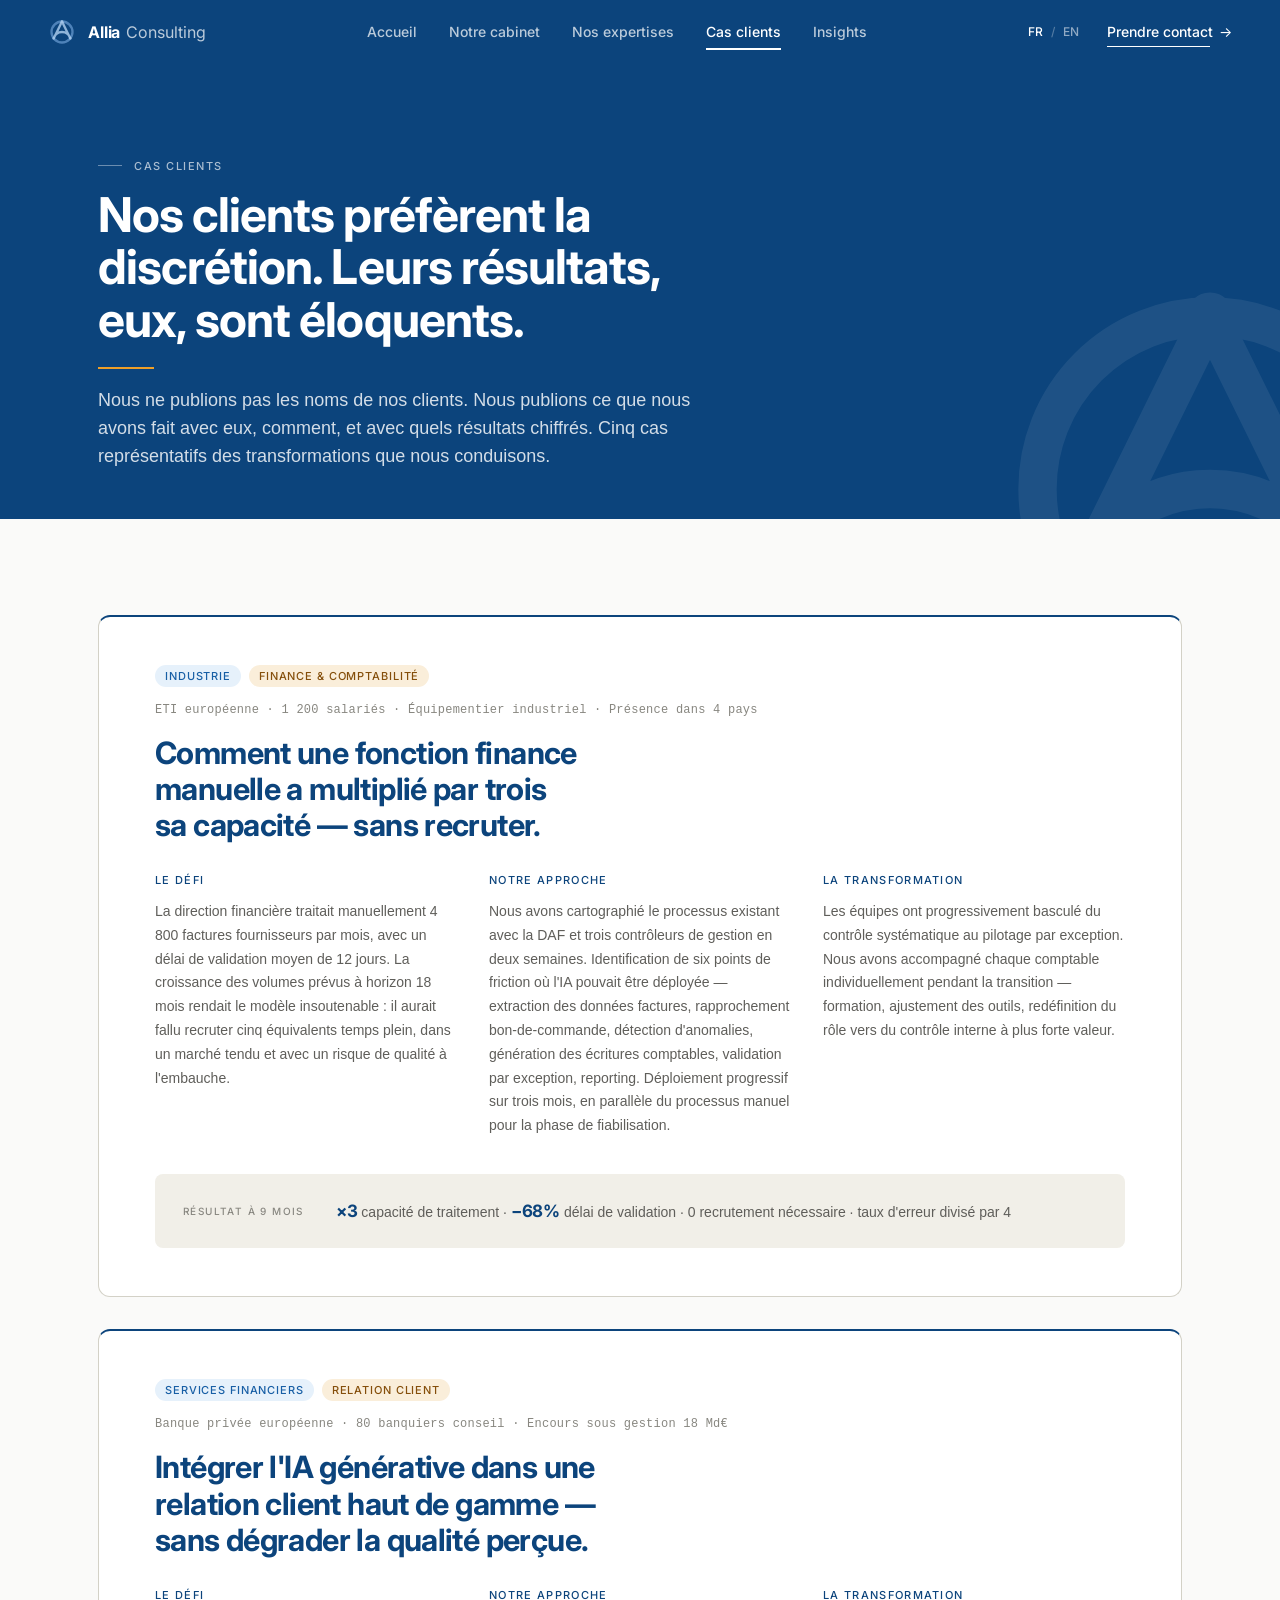
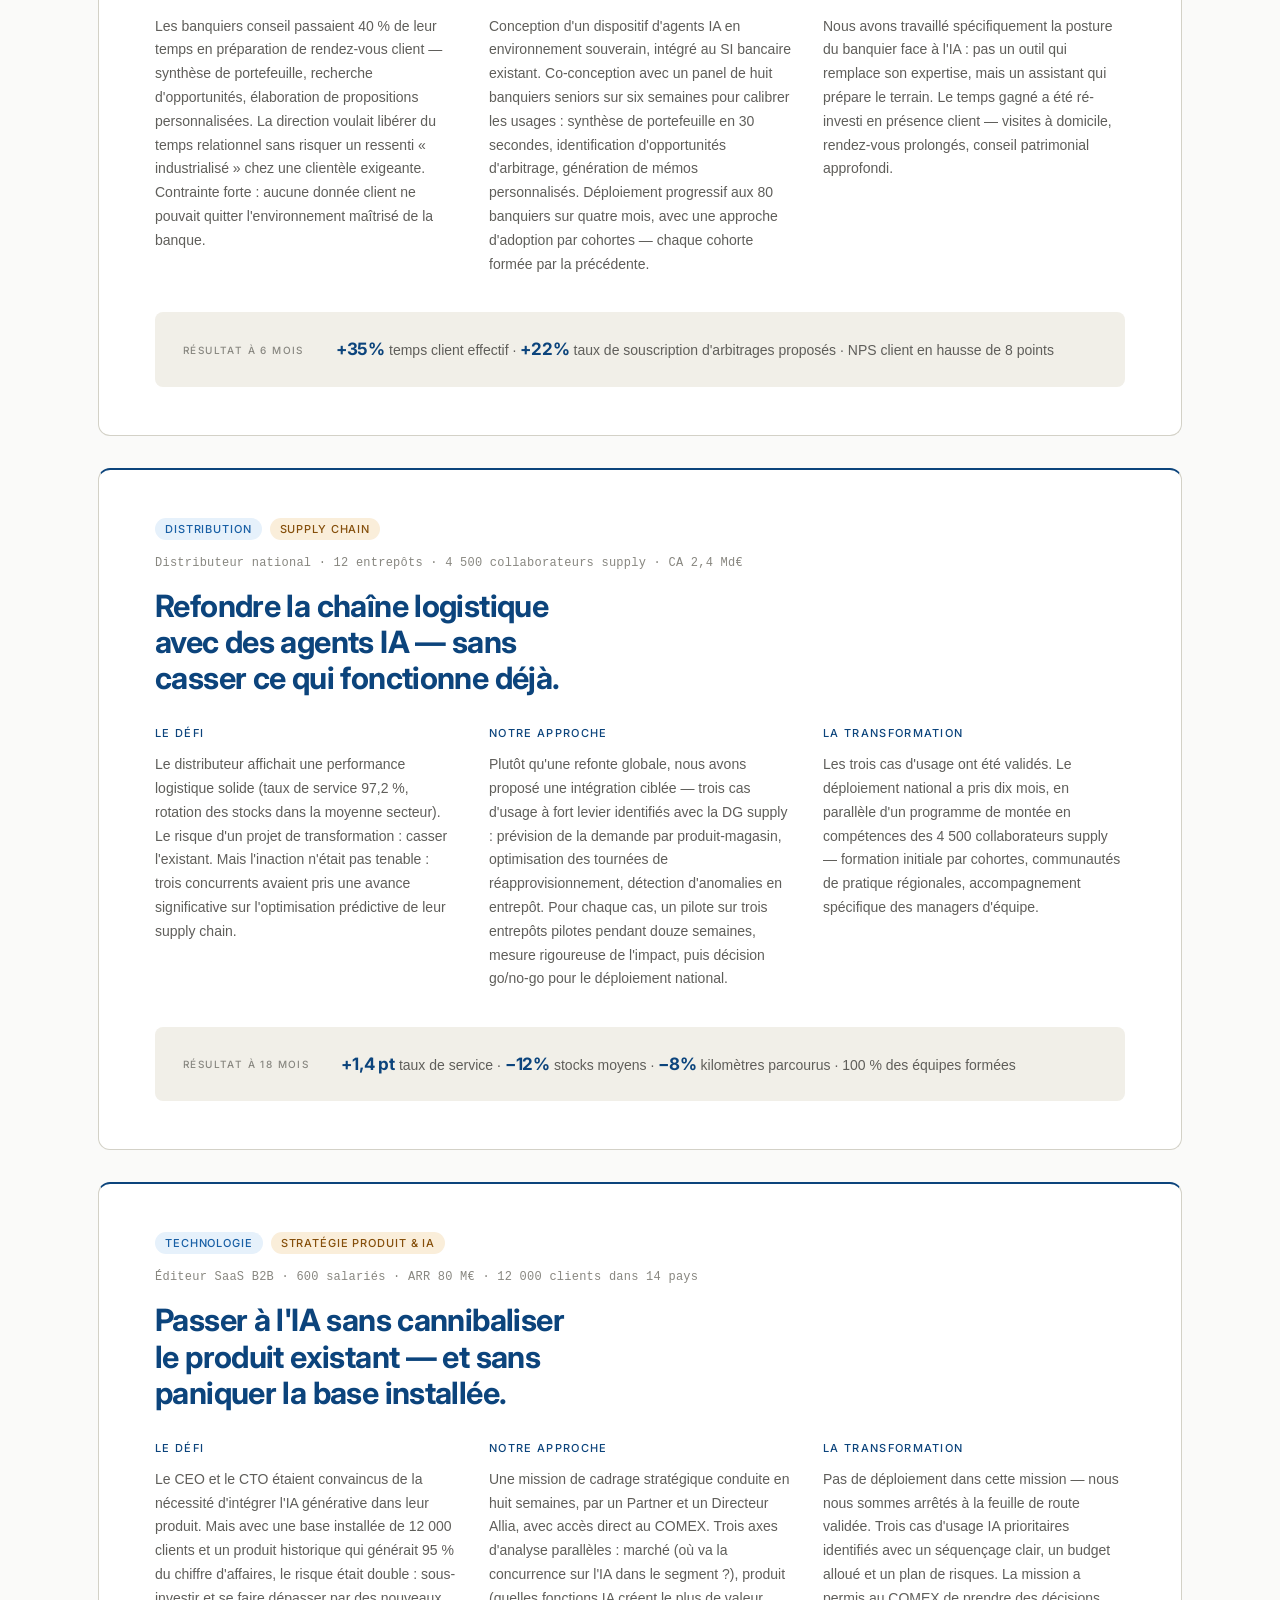
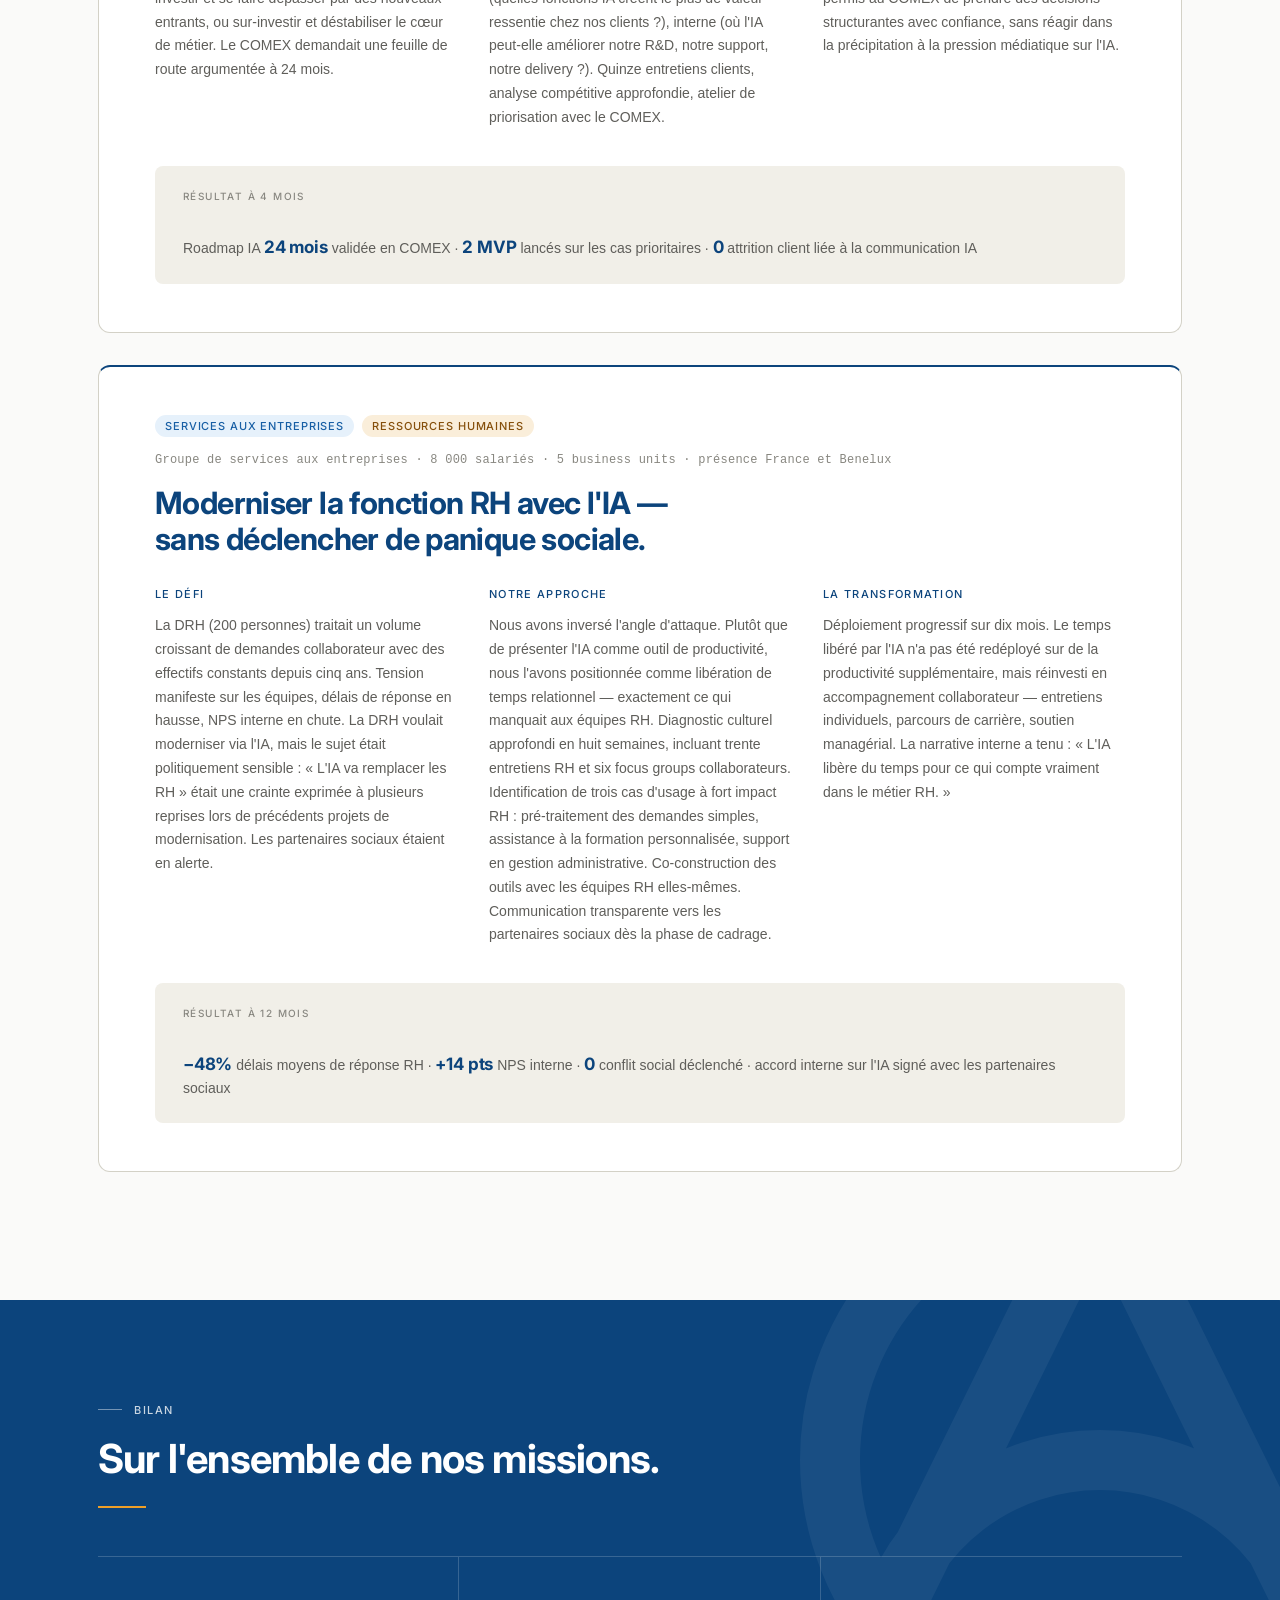
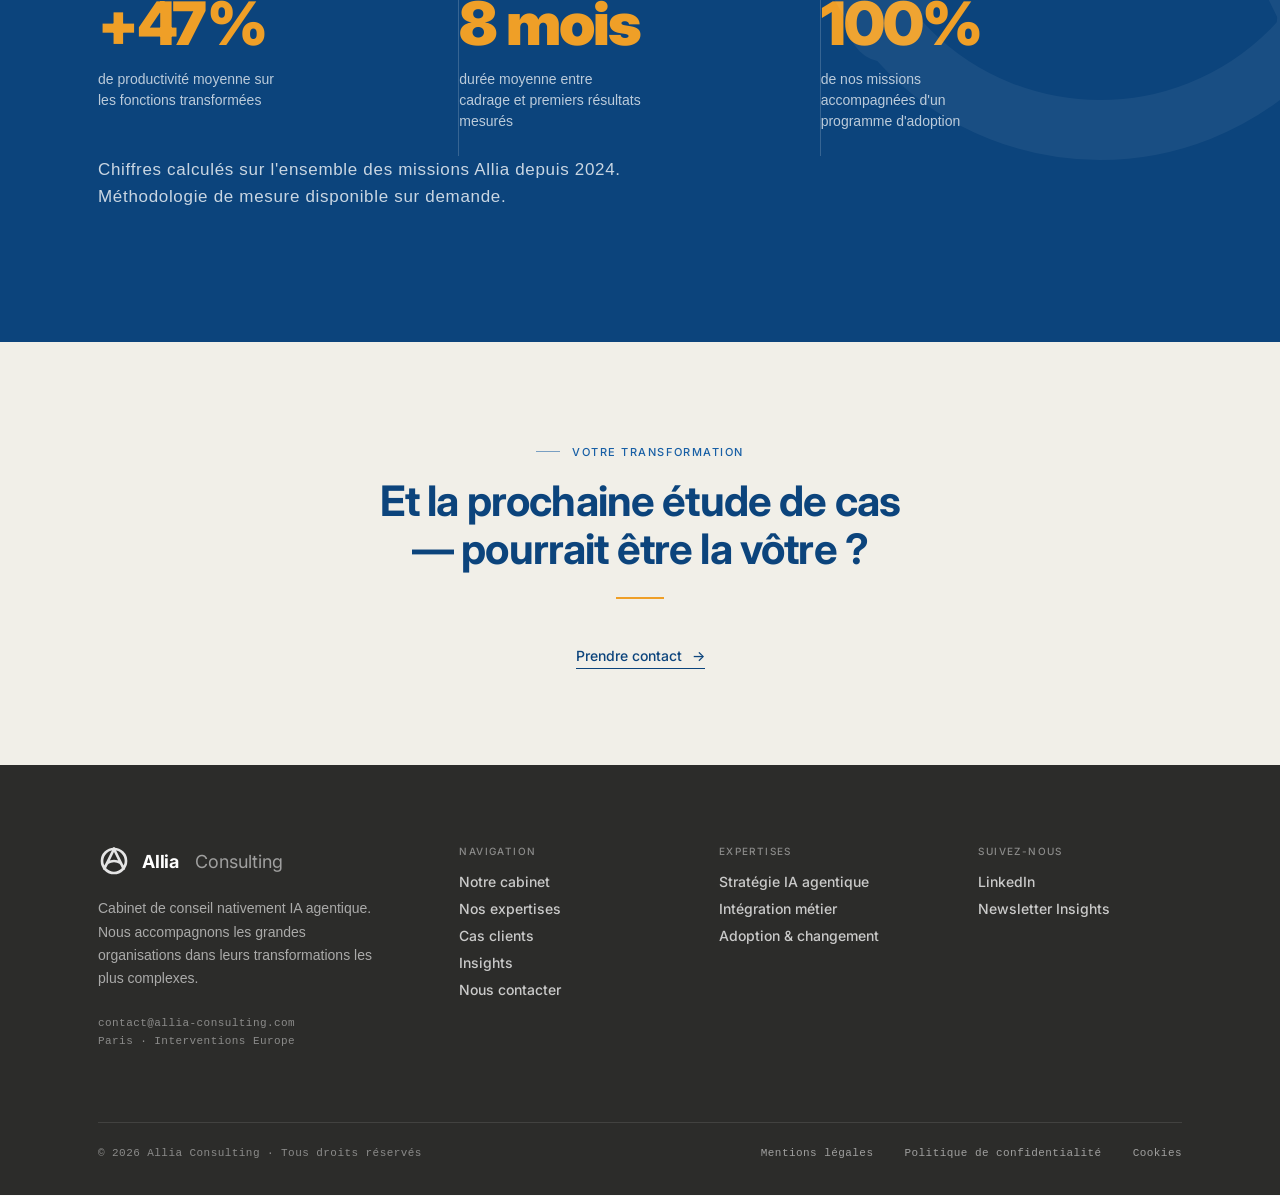
<file: _old/cas-clients.html>
<!doctype html>
<html lang="fr">
<head>
<meta charset="utf-8">
<meta name="viewport" content="width=device-width, initial-scale=1">
<title>Cas clients — Allia Consulting</title>
<meta name="description" content="Cinq cas représentatifs des transformations IA conduites avec Allia Consulting. Anonymisés sur les noms, spécifiés sur tout le reste : secteur, contexte, défi, méthode, résultats chiffrés.">
<link rel="stylesheet" href="colors_and_type.css">
<link rel="stylesheet" href="_site.css">
<link rel="icon" type="image/svg+xml" href="assets/symbol.svg">
</head>
<body>

<style>
  /* inline-svg logo display — mirrors old <img> swap behaviour */
  .ac-logo svg { width: 28px; height: 28px; display: block; }
  .ac-logo svg.light { display: block; }
  .ac-logo svg.dark { display: none; }
  .ac-nav.scrolled .ac-logo svg.light { display: none; }
  .ac-nav.scrolled .ac-logo svg.dark { display: block; }
  .footer-brand .lockup svg { width: 32px; height: 32px; display: block; opacity: 0.88; }
  .hero .watermark svg, .cta-dark .watermark svg { width: 100%; height: 100%; display: block; }
</style>

<!-- Inline SVG sprite — symbols referenced by <use href="#..."> so no external file load. -->
<svg xmlns="http://www.w3.org/2000/svg" style="position:absolute;width:0;height:0;overflow:hidden" aria-hidden="true">
  <defs>
    <symbol id="allia-symbol-light" viewBox="0 0 240 240">
      <circle cx="120" cy="120" r="90" fill="none" stroke="#85B7EB" stroke-width="20" opacity="0.55"></circle>
      <path d="M 120 30 L 191.40 174.79 A 73.92 73.92 0 0 0 48.60 174.79 L 120 30 Z" fill="none" stroke="#B5D4F4" stroke-width="20" stroke-linejoin="round" stroke-linecap="round" opacity="0.78"></path>
      <circle cx="120" cy="30" r="2.5" fill="none" stroke="#B5D4F4" stroke-width="20" opacity="0.38"></circle>
      <circle cx="191.40" cy="174.79" r="2.5" fill="none" stroke="#B5D4F4" stroke-width="20" opacity="0.38"></circle>
      <circle cx="48.60" cy="174.79" r="2.5" fill="none" stroke="#B5D4F4" stroke-width="20" opacity="0.38"></circle>
    </symbol>
    <symbol id="allia-symbol-dark" viewBox="0 0 240 240">
      <circle cx="120" cy="120" r="90" fill="none" stroke="#378ADD" stroke-width="20" opacity="0.4"></circle>
      <path d="M 120 30 L 191.40 174.79 A 73.92 73.92 0 0 0 48.60 174.79 L 120 30 Z" fill="none" stroke="#378ADD" stroke-width="20" stroke-linejoin="round" stroke-linecap="round" opacity="0.6"></path>
      <circle cx="120" cy="30" r="2.5" fill="none" stroke="#378ADD" stroke-width="20" opacity="0.28"></circle>
      <circle cx="191.40" cy="174.79" r="2.5" fill="none" stroke="#378ADD" stroke-width="20" opacity="0.28"></circle>
      <circle cx="48.60" cy="174.79" r="2.5" fill="none" stroke="#378ADD" stroke-width="20" opacity="0.28"></circle>
    </symbol>
    <symbol id="allia-symbol-mono" viewBox="0 0 240 240">
      <circle cx="120" cy="120" r="90" fill="none" stroke="#ffffff" stroke-width="20" opacity="1"></circle>
      <path d="M 120 30 L 191.40 174.79 A 73.92 73.92 0 0 0 48.60 174.79 L 120 30 Z" fill="none" stroke="#ffffff" stroke-width="20" stroke-linejoin="round" stroke-linecap="round" opacity="1"></path>
      <circle cx="120" cy="30" r="2.5" fill="none" stroke="#ffffff" stroke-width="20" opacity="1"></circle>
      <circle cx="191.40" cy="174.79" r="2.5" fill="none" stroke="#ffffff" stroke-width="20" opacity="1"></circle>
      <circle cx="48.60" cy="174.79" r="2.5" fill="none" stroke="#ffffff" stroke-width="20" opacity="1"></circle>
    </symbol>
  </defs>
</svg>


<nav class="ac-nav">
  <a href="index.html" class="ac-logo">
    <svg class="light" aria-hidden="true"><use href="#allia-symbol-light"></use></svg>
    <svg class="dark"  aria-hidden="true"><use href="#allia-symbol-dark"></use></svg>
    <span><span class="name">Allia</span><span class="role">Consulting</span></span>
  </a>
  <div class="ac-links">
    <a class="ac-link" href="index.html">Accueil</a>
    <a class="ac-link" href="notre-cabinet.html">Notre cabinet</a>
    <a class="ac-link" href="nos-expertises.html">Nos expertises</a>
    <a class="ac-link active" href="cas-clients.html">Cas clients</a>
    <a class="ac-link" href="insights.html">Insights</a>
  </div>
  <div class="ac-right">
    <div class="ac-lang">
      <button class="active">FR</button>
      <span class="sep">/</span>
      <button>EN</button>
    </div>
    <a href="nous-contacter.html" class="ac-cta">Prendre contact <span class="arrow">→</span></a>
    <button class="burger" aria-label="Menu"><span></span><span></span><span></span></button>
  </div>
</nav>

<!-- ════════ HERO compact ════════ -->
<section class="hero hero-compact">
  <div class="watermark"><svg aria-hidden="true"><use href="#allia-symbol-mono"></use></svg></div>
  <div class="container">
    <div class="shell">
      <div class="head">
        <div class="eyebrow">Cas clients</div>
        <h1>Nos clients préfèrent la discrétion. Leurs résultats, eux, sont éloquents.</h1>
        <hr>
        <p class="sub">Nous ne publions pas les noms de nos clients. Nous publions ce que nous avons fait avec eux, comment, et avec quels résultats chiffrés. Cinq cas représentatifs des transformations que nous conduisons.</p>
      </div>
    </div>
  </div>
</section>

<!-- ════════ CAS CLIENTS — 5 cas ════════ -->
<section class="sec sec-white">
  <div class="container">

    <!-- CAS 1 -->
    <article class="case" id="eti-finance">
      <div class="case-tags">
        <span class="case-tag">Industrie</span>
        <span class="case-tag amber">Finance &amp; Comptabilité</span>
      </div>
      <div class="case-context">ETI européenne · 1 200 salariés · Équipementier industriel · Présence dans 4 pays</div>
      <h2 class="case-title">Comment une fonction finance manuelle a multiplié par trois sa capacité — sans recruter.</h2>
      <div class="case-narrative">
        <p><strong>Le défi</strong>La direction financière traitait manuellement 4 800 factures fournisseurs par mois, avec un délai de validation moyen de 12 jours. La croissance des volumes prévus à horizon 18 mois rendait le modèle insoutenable : il aurait fallu recruter cinq équivalents temps plein, dans un marché tendu et avec un risque de qualité à l'embauche.</p>
        <p><strong>Notre approche</strong>Nous avons cartographié le processus existant avec la DAF et trois contrôleurs de gestion en deux semaines. Identification de six points de friction où l'IA pouvait être déployée — extraction des données factures, rapprochement bon-de-commande, détection d'anomalies, génération des écritures comptables, validation par exception, reporting. Déploiement progressif sur trois mois, en parallèle du processus manuel pour la phase de fiabilisation.</p>
        <p><strong>La transformation</strong>Les équipes ont progressivement basculé du contrôle systématique au pilotage par exception. Nous avons accompagné chaque comptable individuellement pendant la transition — formation, ajustement des outils, redéfinition du rôle vers du contrôle interne à plus forte valeur.</p>
      </div>
      <div class="case-result">
        <div class="case-result-label">Résultat à 9 mois</div>
        <div class="case-result-text"><span class="num">×3</span> capacité de traitement · <span class="num">−68%</span> délai de validation · 0 recrutement nécessaire · taux d'erreur divisé par 4</div>
      </div>
    </article>

    <!-- CAS 2 -->
    <article class="case" id="banque-privee">
      <div class="case-tags">
        <span class="case-tag">Services financiers</span>
        <span class="case-tag amber">Relation client</span>
      </div>
      <div class="case-context">Banque privée européenne · 80 banquiers conseil · Encours sous gestion 18 Md€</div>
      <h2 class="case-title">Intégrer l'IA générative dans une relation client haut de gamme — sans dégrader la qualité perçue.</h2>
      <div class="case-narrative">
        <p><strong>Le défi</strong>Les banquiers conseil passaient 40 % de leur temps en préparation de rendez-vous client — synthèse de portefeuille, recherche d'opportunités, élaboration de propositions personnalisées. La direction voulait libérer du temps relationnel sans risquer un ressenti « industrialisé » chez une clientèle exigeante. Contrainte forte : aucune donnée client ne pouvait quitter l'environnement maîtrisé de la banque.</p>
        <p><strong>Notre approche</strong>Conception d'un dispositif d'agents IA en environnement souverain, intégré au SI bancaire existant. Co-conception avec un panel de huit banquiers seniors sur six semaines pour calibrer les usages : synthèse de portefeuille en 30 secondes, identification d'opportunités d'arbitrage, génération de mémos personnalisés. Déploiement progressif aux 80 banquiers sur quatre mois, avec une approche d'adoption par cohortes — chaque cohorte formée par la précédente.</p>
        <p><strong>La transformation</strong>Nous avons travaillé spécifiquement la posture du banquier face à l'IA : pas un outil qui remplace son expertise, mais un assistant qui prépare le terrain. Le temps gagné a été ré-investi en présence client — visites à domicile, rendez-vous prolongés, conseil patrimonial approfondi.</p>
      </div>
      <div class="case-result">
        <div class="case-result-label">Résultat à 6 mois</div>
        <div class="case-result-text"><span class="num">+35%</span> temps client effectif · <span class="num">+22%</span> taux de souscription d'arbitrages proposés · NPS client en hausse de 8 points</div>
      </div>
    </article>

    <!-- CAS 3 -->
    <article class="case" id="distributeur">
      <div class="case-tags">
        <span class="case-tag">Distribution</span>
        <span class="case-tag amber">Supply chain</span>
      </div>
      <div class="case-context">Distributeur national · 12 entrepôts · 4 500 collaborateurs supply · CA 2,4 Md€</div>
      <h2 class="case-title">Refondre la chaîne logistique avec des agents IA — sans casser ce qui fonctionne déjà.</h2>
      <div class="case-narrative">
        <p><strong>Le défi</strong>Le distributeur affichait une performance logistique solide (taux de service 97,2 %, rotation des stocks dans la moyenne secteur). Le risque d'un projet de transformation : casser l'existant. Mais l'inaction n'était pas tenable : trois concurrents avaient pris une avance significative sur l'optimisation prédictive de leur supply chain.</p>
        <p><strong>Notre approche</strong>Plutôt qu'une refonte globale, nous avons proposé une intégration ciblée — trois cas d'usage à fort levier identifiés avec la DG supply : prévision de la demande par produit-magasin, optimisation des tournées de réapprovisionnement, détection d'anomalies en entrepôt. Pour chaque cas, un pilote sur trois entrepôts pilotes pendant douze semaines, mesure rigoureuse de l'impact, puis décision go/no-go pour le déploiement national.</p>
        <p><strong>La transformation</strong>Les trois cas d'usage ont été validés. Le déploiement national a pris dix mois, en parallèle d'un programme de montée en compétences des 4 500 collaborateurs supply — formation initiale par cohortes, communautés de pratique régionales, accompagnement spécifique des managers d'équipe.</p>
      </div>
      <div class="case-result">
        <div class="case-result-label">Résultat à 18 mois</div>
        <div class="case-result-text"><span class="num">+1,4 pt</span> taux de service · <span class="num">−12%</span> stocks moyens · <span class="num">−8%</span> kilomètres parcourus · 100 % des équipes formées</div>
      </div>
    </article>

    <!-- CAS 4 -->
    <article class="case" id="editeur-saas">
      <div class="case-tags">
        <span class="case-tag">Technologie</span>
        <span class="case-tag amber">Stratégie produit &amp; IA</span>
      </div>
      <div class="case-context">Éditeur SaaS B2B · 600 salariés · ARR 80 M€ · 12 000 clients dans 14 pays</div>
      <h2 class="case-title">Passer à l'IA sans cannibaliser le produit existant — et sans paniquer la base installée.</h2>
      <div class="case-narrative">
        <p><strong>Le défi</strong>Le CEO et le CTO étaient convaincus de la nécessité d'intégrer l'IA générative dans leur produit. Mais avec une base installée de 12 000 clients et un produit historique qui générait 95 % du chiffre d'affaires, le risque était double : sous-investir et se faire dépasser par des nouveaux entrants, ou sur-investir et déstabiliser le cœur de métier. Le COMEX demandait une feuille de route argumentée à 24 mois.</p>
        <p><strong>Notre approche</strong>Une mission de cadrage stratégique conduite en huit semaines, par un Partner et un Directeur Allia, avec accès direct au COMEX. Trois axes d'analyse parallèles : marché (où va la concurrence sur l'IA dans le segment ?), produit (quelles fonctions IA créent le plus de valeur ressentie chez nos clients ?), interne (où l'IA peut-elle améliorer notre R&amp;D, notre support, notre delivery ?). Quinze entretiens clients, analyse compétitive approfondie, atelier de priorisation avec le COMEX.</p>
        <p><strong>La transformation</strong>Pas de déploiement dans cette mission — nous nous sommes arrêtés à la feuille de route validée. Trois cas d'usage IA prioritaires identifiés avec un séquençage clair, un budget alloué et un plan de risques. La mission a permis au COMEX de prendre des décisions structurantes avec confiance, sans réagir dans la précipitation à la pression médiatique sur l'IA.</p>
      </div>
      <div class="case-result">
        <div class="case-result-label">Résultat à 4 mois</div>
        <div class="case-result-text">Roadmap IA <span class="num">24 mois</span> validée en COMEX · <span class="num">2 MVP</span> lancés sur les cas prioritaires · <span class="num">0</span> attrition client liée à la communication IA</div>
      </div>
    </article>

    <!-- CAS 5 -->
    <article class="case" id="services-rh">
      <div class="case-tags">
        <span class="case-tag">Services aux entreprises</span>
        <span class="case-tag amber">Ressources humaines</span>
      </div>
      <div class="case-context">Groupe de services aux entreprises · 8 000 salariés · 5 business units · présence France et Benelux</div>
      <h2 class="case-title">Moderniser la fonction RH avec l'IA — sans déclencher de panique sociale.</h2>
      <div class="case-narrative">
        <p><strong>Le défi</strong>La DRH (200 personnes) traitait un volume croissant de demandes collaborateur avec des effectifs constants depuis cinq ans. Tension manifeste sur les équipes, délais de réponse en hausse, NPS interne en chute. La DRH voulait moderniser via l'IA, mais le sujet était politiquement sensible : « L'IA va remplacer les RH » était une crainte exprimée à plusieurs reprises lors de précédents projets de modernisation. Les partenaires sociaux étaient en alerte.</p>
        <p><strong>Notre approche</strong>Nous avons inversé l'angle d'attaque. Plutôt que de présenter l'IA comme outil de productivité, nous l'avons positionnée comme libération de temps relationnel — exactement ce qui manquait aux équipes RH. Diagnostic culturel approfondi en huit semaines, incluant trente entretiens RH et six focus groups collaborateurs. Identification de trois cas d'usage à fort impact RH : pré-traitement des demandes simples, assistance à la formation personnalisée, support en gestion administrative. Co-construction des outils avec les équipes RH elles-mêmes. Communication transparente vers les partenaires sociaux dès la phase de cadrage.</p>
        <p><strong>La transformation</strong>Déploiement progressif sur dix mois. Le temps libéré par l'IA n'a pas été redéployé sur de la productivité supplémentaire, mais réinvesti en accompagnement collaborateur — entretiens individuels, parcours de carrière, soutien managérial. La narrative interne a tenu : « L'IA libère du temps pour ce qui compte vraiment dans le métier RH. »</p>
      </div>
      <div class="case-result">
        <div class="case-result-label">Résultat à 12 mois</div>
        <div class="case-result-text"><span class="num">−48%</span> délais moyens de réponse RH · <span class="num">+14 pts</span> NPS interne · <span class="num">0</span> conflit social déclenché · accord interne sur l'IA signé avec les partenaires sociaux</div>
      </div>
    </article>

  </div>
</section>

<!-- ════════ STATS AGRÉGÉES ════════ -->
<section class="sec sec-dark cta-dark">
  <div class="watermark"><svg aria-hidden="true"><use href="#allia-symbol-mono"></use></svg></div>
  <div class="container">
    <div class="sec-eyebrow">Bilan</div>
    <h2 class="sec-title">Sur l'ensemble de nos missions.</h2>
    <hr class="amber-rule">

    <div class="stats">
      <div class="stat">
        <div class="num">+47%</div>
        <p class="lab">de productivité moyenne sur les fonctions transformées</p>
      </div>
      <div class="stat">
        <div class="num">8 mois</div>
        <p class="lab">durée moyenne entre cadrage et premiers résultats mesurés</p>
      </div>
      <div class="stat">
        <div class="num">100%</div>
        <p class="lab">de nos missions accompagnées d'un programme d'adoption</p>
      </div>
    </div>

    <p class="disclaimer">Chiffres calculés sur l'ensemble des missions Allia depuis 2024. Méthodologie de mesure disponible sur demande.</p>
  </div>
</section>

<!-- ════════ CTA ════════ -->
<section class="sec sec-warm">
  <div class="container" style="text-align: center;">
    <div class="sec-eyebrow" style="justify-content: center;">Votre transformation</div>
    <h2 class="sec-title" style="margin-left: auto; margin-right: auto;">Et la prochaine étude de cas — pourrait être la vôtre ?</h2>
    <hr class="amber-rule" style="margin-left: auto; margin-right: auto;">
    <a href="nous-contacter.html" class="sec-cta" style="margin-top: 24px;">Prendre contact <span class="arrow">→</span></a>
  </div>
</section>

<!-- ════════ FOOTER ════════ -->
<footer class="site-footer">
  <div class="container">
    <div class="footer-grid">
      <div class="footer-brand">
        <div class="lockup">
          <svg aria-hidden="true"><use href="#allia-symbol-mono"></use></svg>
          <span class="name">Allia</span><span class="role">Consulting</span>
        </div>
        <p>Cabinet de conseil nativement IA agentique. Nous accompagnons les grandes organisations dans leurs transformations les plus complexes.</p>
        <p class="small" style="font-family: var(--font-mono); font-size: 11px; color: rgba(255,255,255,0.45); margin: 0; letter-spacing: 0.04em;">contact@allia-consulting.com<br>Paris · Interventions Europe</p>
      </div>
      <div class="footer-col">
        <h5>Navigation</h5>
        <ul>
          <li><a href="notre-cabinet.html">Notre cabinet</a></li>
          <li><a href="nos-expertises.html">Nos expertises</a></li>
          <li><a href="cas-clients.html">Cas clients</a></li>
          <li><a href="insights.html">Insights</a></li>
          <li><a href="nous-contacter.html">Nous contacter</a></li>
        </ul>
      </div>
      <div class="footer-col">
        <h5>Expertises</h5>
        <ul>
          <li><a href="nos-expertises.html#strategie">Stratégie IA agentique</a></li>
          <li><a href="nos-expertises.html#integration">Intégration métier</a></li>
          <li><a href="nos-expertises.html#adoption">Adoption &amp; changement</a></li>
        </ul>
      </div>
      <div class="footer-col">
        <h5>Suivez-nous</h5>
        <ul>
          <li><a href="#">LinkedIn</a></li>
          <li><a href="#">Newsletter Insights</a></li>
        </ul>
      </div>
    </div>
    <div class="footer-bottom">
      <div>© 2026 Allia Consulting · Tous droits réservés</div>
      <div>
        <a href="#">Mentions légales</a>
        <a href="#">Politique de confidentialité</a>
        <a href="#">Cookies</a>
      </div>
    </div>
  </div>
</footer>

<script src="_site.js"></script>
</body>
</html>
</file>
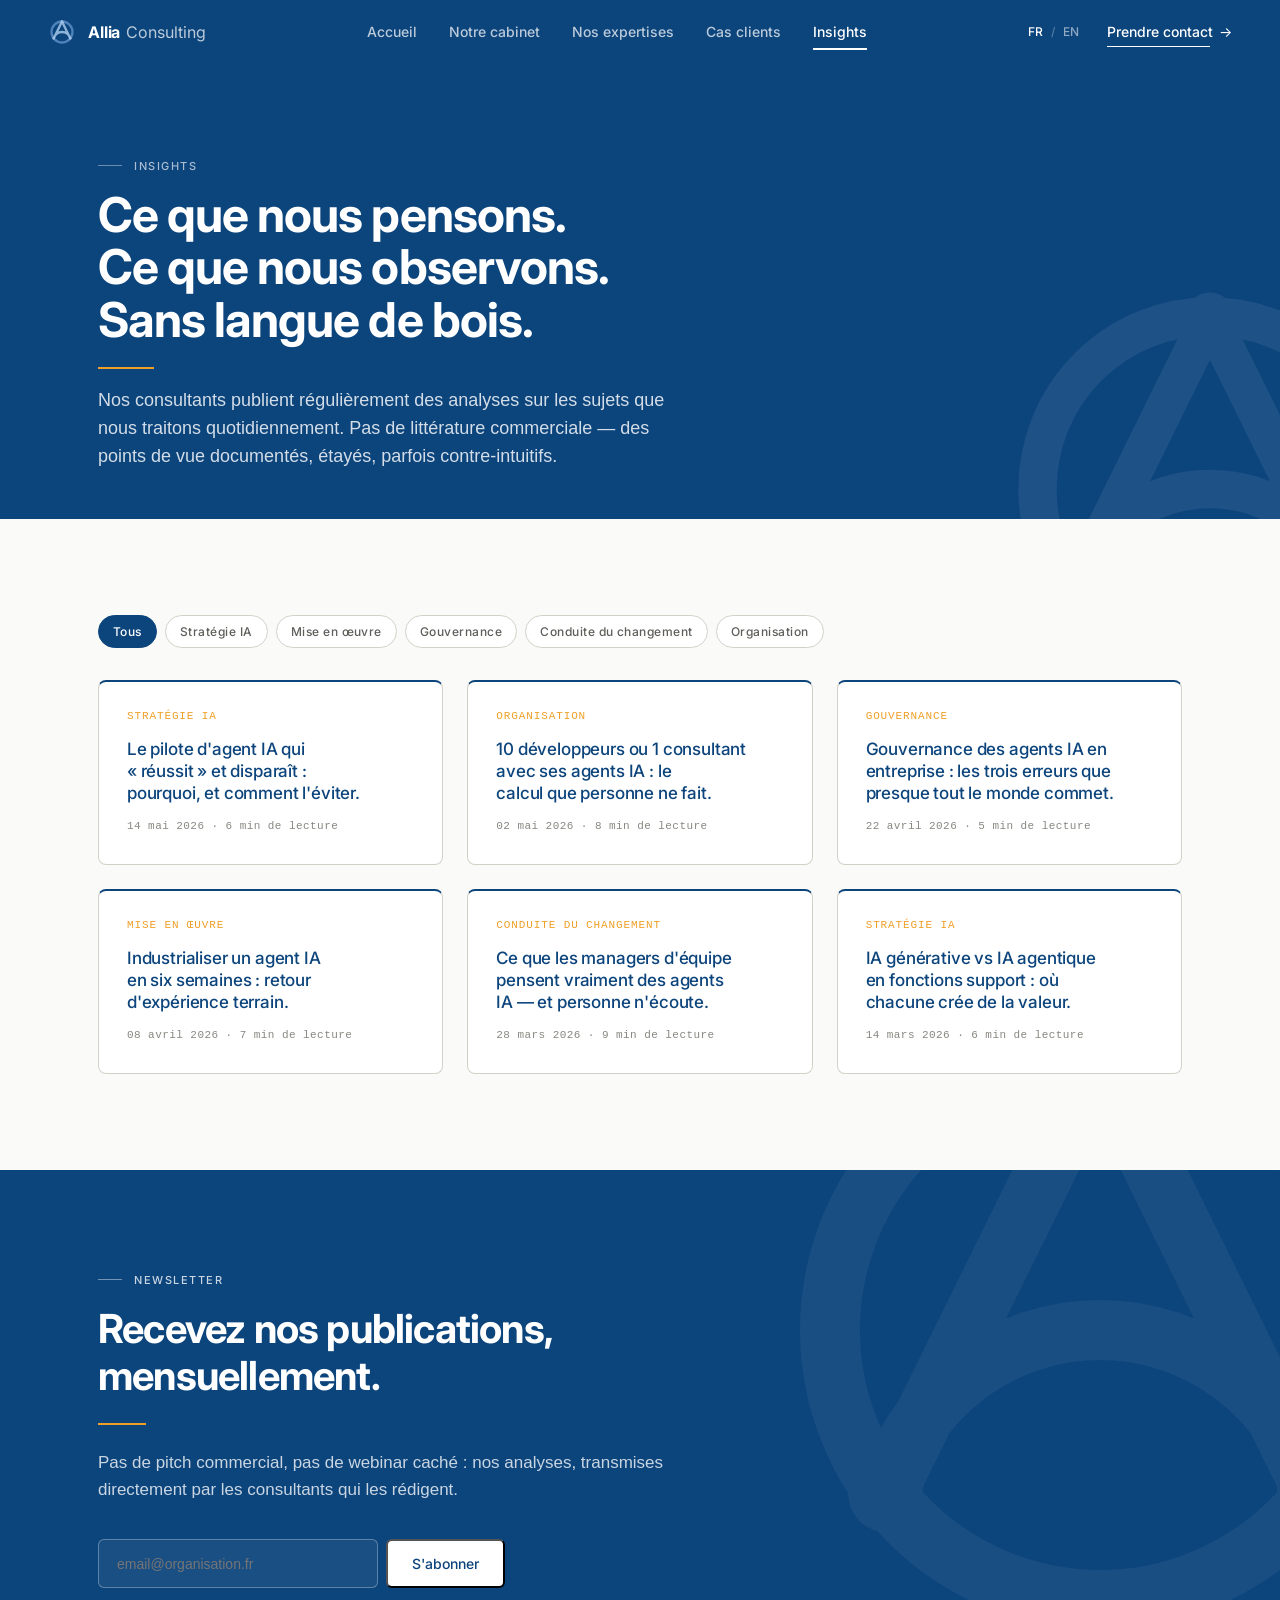
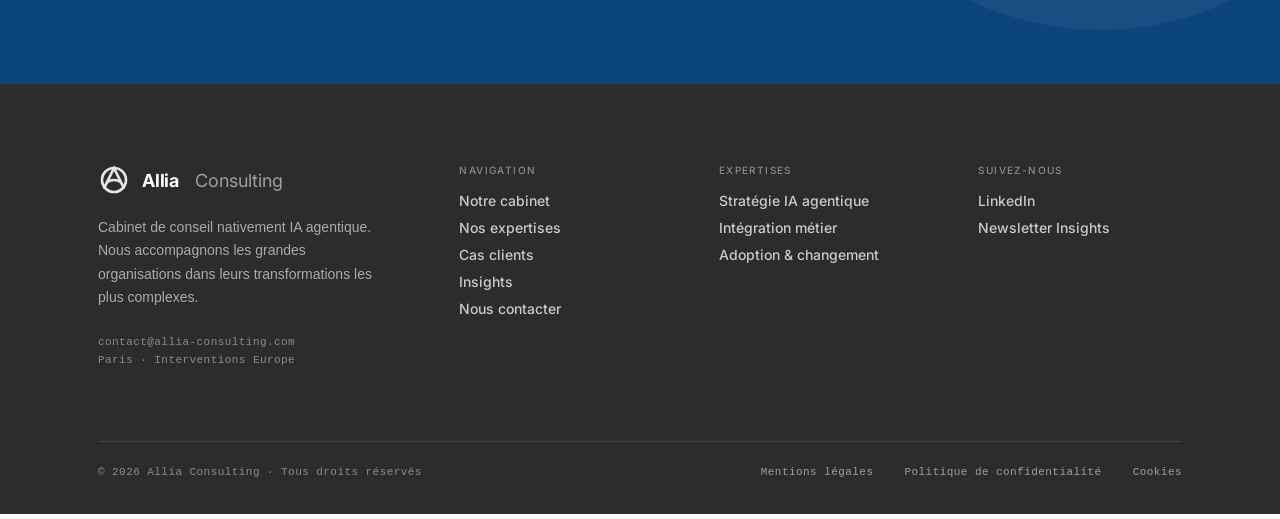
<file: _old/insights.html>
<!doctype html>
<html lang="fr">
<head>
<meta charset="utf-8">
<meta name="viewport" content="width=device-width, initial-scale=1">
<title>Insights — Allia Consulting</title>
<meta name="description" content="Publications, analyses et points de vue des consultants Allia sur l'IA agentique en entreprise. Stratégie, mise en œuvre, gouvernance, conduite du changement.">
<link rel="stylesheet" href="colors_and_type.css">
<link rel="stylesheet" href="_site.css">
<link rel="icon" type="image/svg+xml" href="assets/symbol.svg">
</head>
<body>

<style>
  /* inline-svg logo display — mirrors old <img> swap behaviour */
  .ac-logo svg { width: 28px; height: 28px; display: block; }
  .ac-logo svg.light { display: block; }
  .ac-logo svg.dark { display: none; }
  .ac-nav.scrolled .ac-logo svg.light { display: none; }
  .ac-nav.scrolled .ac-logo svg.dark { display: block; }
  .footer-brand .lockup svg { width: 32px; height: 32px; display: block; opacity: 0.88; }
  .hero .watermark svg, .cta-dark .watermark svg { width: 100%; height: 100%; display: block; }
</style>

<!-- Inline SVG sprite — symbols referenced by <use href="#..."> so no external file load. -->
<svg xmlns="http://www.w3.org/2000/svg" style="position:absolute;width:0;height:0;overflow:hidden" aria-hidden="true">
  <defs>
    <symbol id="allia-symbol-light" viewBox="0 0 240 240">
      <circle cx="120" cy="120" r="90" fill="none" stroke="#85B7EB" stroke-width="20" opacity="0.55"></circle>
      <path d="M 120 30 L 191.40 174.79 A 73.92 73.92 0 0 0 48.60 174.79 L 120 30 Z" fill="none" stroke="#B5D4F4" stroke-width="20" stroke-linejoin="round" stroke-linecap="round" opacity="0.78"></path>
      <circle cx="120" cy="30" r="2.5" fill="none" stroke="#B5D4F4" stroke-width="20" opacity="0.38"></circle>
      <circle cx="191.40" cy="174.79" r="2.5" fill="none" stroke="#B5D4F4" stroke-width="20" opacity="0.38"></circle>
      <circle cx="48.60" cy="174.79" r="2.5" fill="none" stroke="#B5D4F4" stroke-width="20" opacity="0.38"></circle>
    </symbol>
    <symbol id="allia-symbol-dark" viewBox="0 0 240 240">
      <circle cx="120" cy="120" r="90" fill="none" stroke="#378ADD" stroke-width="20" opacity="0.4"></circle>
      <path d="M 120 30 L 191.40 174.79 A 73.92 73.92 0 0 0 48.60 174.79 L 120 30 Z" fill="none" stroke="#378ADD" stroke-width="20" stroke-linejoin="round" stroke-linecap="round" opacity="0.6"></path>
      <circle cx="120" cy="30" r="2.5" fill="none" stroke="#378ADD" stroke-width="20" opacity="0.28"></circle>
      <circle cx="191.40" cy="174.79" r="2.5" fill="none" stroke="#378ADD" stroke-width="20" opacity="0.28"></circle>
      <circle cx="48.60" cy="174.79" r="2.5" fill="none" stroke="#378ADD" stroke-width="20" opacity="0.28"></circle>
    </symbol>
    <symbol id="allia-symbol-mono" viewBox="0 0 240 240">
      <circle cx="120" cy="120" r="90" fill="none" stroke="#ffffff" stroke-width="20" opacity="1"></circle>
      <path d="M 120 30 L 191.40 174.79 A 73.92 73.92 0 0 0 48.60 174.79 L 120 30 Z" fill="none" stroke="#ffffff" stroke-width="20" stroke-linejoin="round" stroke-linecap="round" opacity="1"></path>
      <circle cx="120" cy="30" r="2.5" fill="none" stroke="#ffffff" stroke-width="20" opacity="1"></circle>
      <circle cx="191.40" cy="174.79" r="2.5" fill="none" stroke="#ffffff" stroke-width="20" opacity="1"></circle>
      <circle cx="48.60" cy="174.79" r="2.5" fill="none" stroke="#ffffff" stroke-width="20" opacity="1"></circle>
    </symbol>
  </defs>
</svg>


<nav class="ac-nav">
  <a href="index.html" class="ac-logo">
    <svg class="light" aria-hidden="true"><use href="#allia-symbol-light"></use></svg>
    <svg class="dark"  aria-hidden="true"><use href="#allia-symbol-dark"></use></svg>
    <span><span class="name">Allia</span><span class="role">Consulting</span></span>
  </a>
  <div class="ac-links">
    <a class="ac-link" href="index.html">Accueil</a>
    <a class="ac-link" href="notre-cabinet.html">Notre cabinet</a>
    <a class="ac-link" href="nos-expertises.html">Nos expertises</a>
    <a class="ac-link" href="cas-clients.html">Cas clients</a>
    <a class="ac-link active" href="insights.html">Insights</a>
  </div>
  <div class="ac-right">
    <div class="ac-lang">
      <button class="active">FR</button>
      <span class="sep">/</span>
      <button>EN</button>
    </div>
    <a href="nous-contacter.html" class="ac-cta">Prendre contact <span class="arrow">→</span></a>
    <button class="burger" aria-label="Menu"><span></span><span></span><span></span></button>
  </div>
</nav>

<!-- ════════ HERO compact ════════ -->
<section class="hero hero-compact">
  <div class="watermark"><svg aria-hidden="true"><use href="#allia-symbol-mono"></use></svg></div>
  <div class="container">
    <div class="shell">
      <div class="head">
        <div class="eyebrow">Insights</div>
        <h1>Ce que nous pensons. Ce que nous observons. Sans langue de bois.</h1>
        <hr>
        <p class="sub">Nos consultants publient régulièrement des analyses sur les sujets que nous traitons quotidiennement. Pas de littérature commerciale — des points de vue documentés, étayés, parfois contre-intuitifs.</p>
      </div>
    </div>
  </div>
</section>

<!-- ════════ ARTICLES ════════ -->
<section class="sec sec-white">
  <div class="container">
    <div class="tile-filters">
      <a href="#" class="tile-filter active">Tous</a>
      <a href="#" class="tile-filter">Stratégie IA</a>
      <a href="#" class="tile-filter">Mise en œuvre</a>
      <a href="#" class="tile-filter">Gouvernance</a>
      <a href="#" class="tile-filter">Conduite du changement</a>
      <a href="#" class="tile-filter">Organisation</a>
    </div>

    <div class="card-grid cols-3" style="margin-top: 0;">
      <a href="#" class="tile" id="01">
        <div class="tile-tag">Stratégie IA</div>
        <h2 class="tile-title">Le pilote d'agent IA qui « réussit » et disparaît : pourquoi, et comment l'éviter.</h2>
        <div class="tile-meta">14 mai 2026 · 6 min de lecture</div>
      </a>
      <a href="#" class="tile" id="02">
        <div class="tile-tag">Organisation</div>
        <h2 class="tile-title">10 développeurs ou 1 consultant avec ses agents IA : le calcul que personne ne fait.</h2>
        <div class="tile-meta">02 mai 2026 · 8 min de lecture</div>
      </a>
      <a href="#" class="tile" id="03">
        <div class="tile-tag">Gouvernance</div>
        <h2 class="tile-title">Gouvernance des agents IA en entreprise : les trois erreurs que presque tout le monde commet.</h2>
        <div class="tile-meta">22 avril 2026 · 5 min de lecture</div>
      </a>
      <a href="#" class="tile" id="04">
        <div class="tile-tag">Mise en œuvre</div>
        <h2 class="tile-title">Industrialiser un agent IA en six semaines : retour d'expérience terrain.</h2>
        <div class="tile-meta">08 avril 2026 · 7 min de lecture</div>
      </a>
      <a href="#" class="tile" id="05">
        <div class="tile-tag">Conduite du changement</div>
        <h2 class="tile-title">Ce que les managers d'équipe pensent vraiment des agents IA — et personne n'écoute.</h2>
        <div class="tile-meta">28 mars 2026 · 9 min de lecture</div>
      </a>
      <a href="#" class="tile" id="06">
        <div class="tile-tag">Stratégie IA</div>
        <h2 class="tile-title">IA générative vs IA agentique en fonctions support : où chacune crée de la valeur.</h2>
        <div class="tile-meta">14 mars 2026 · 6 min de lecture</div>
      </a>
    </div>
  </div>
</section>

<!-- ════════ CTA ════════ -->
<section class="sec sec-dark cta-dark">
  <div class="watermark"><svg aria-hidden="true"><use href="#allia-symbol-mono"></use></svg></div>
  <div class="container">
    <div class="cta-content">
      <div class="sec-eyebrow">Newsletter</div>
      <h2>Recevez nos publications, mensuellement.</h2>
      <hr class="amber-rule">
      <p>Pas de pitch commercial, pas de webinar caché : nos analyses, transmises directement par les consultants qui les rédigent.</p>
      <form class="ctas" style="gap: 8px;" onsubmit="event.preventDefault();">
        <input type="email" placeholder="email@organisation.fr" required style="font-family: var(--font-body); font-size: 14px; padding: 14px 18px; border-radius: 6px; border: 0.5px solid rgba(255,255,255,0.30); background: rgba(255,255,255,0.06); color: #fff; min-width: 280px;">
        <button type="submit" class="btn btn-primary">S'abonner</button>
      </form>
    </div>
  </div>
</section>

<!-- ════════ FOOTER ════════ -->
<footer class="site-footer">
  <div class="container">
    <div class="footer-grid">
      <div class="footer-brand">
        <div class="lockup">
          <svg aria-hidden="true"><use href="#allia-symbol-mono"></use></svg>
          <span class="name">Allia</span><span class="role">Consulting</span>
        </div>
        <p>Cabinet de conseil nativement IA agentique. Nous accompagnons les grandes organisations dans leurs transformations les plus complexes.</p>
        <p class="small" style="font-family: var(--font-mono); font-size: 11px; color: rgba(255,255,255,0.45); margin: 0; letter-spacing: 0.04em;">contact@allia-consulting.com<br>Paris · Interventions Europe</p>
      </div>
      <div class="footer-col">
        <h5>Navigation</h5>
        <ul>
          <li><a href="notre-cabinet.html">Notre cabinet</a></li>
          <li><a href="nos-expertises.html">Nos expertises</a></li>
          <li><a href="cas-clients.html">Cas clients</a></li>
          <li><a href="insights.html">Insights</a></li>
          <li><a href="nous-contacter.html">Nous contacter</a></li>
        </ul>
      </div>
      <div class="footer-col">
        <h5>Expertises</h5>
        <ul>
          <li><a href="nos-expertises.html#strategie">Stratégie IA agentique</a></li>
          <li><a href="nos-expertises.html#integration">Intégration métier</a></li>
          <li><a href="nos-expertises.html#adoption">Adoption &amp; changement</a></li>
        </ul>
      </div>
      <div class="footer-col">
        <h5>Suivez-nous</h5>
        <ul>
          <li><a href="#">LinkedIn</a></li>
          <li><a href="#">Newsletter Insights</a></li>
        </ul>
      </div>
    </div>
    <div class="footer-bottom">
      <div>© 2026 Allia Consulting · Tous droits réservés</div>
      <div>
        <a href="#">Mentions légales</a>
        <a href="#">Politique de confidentialité</a>
        <a href="#">Cookies</a>
      </div>
    </div>
  </div>
</footer>

<script src="_site.js"></script>
</body>
</html>
</file>
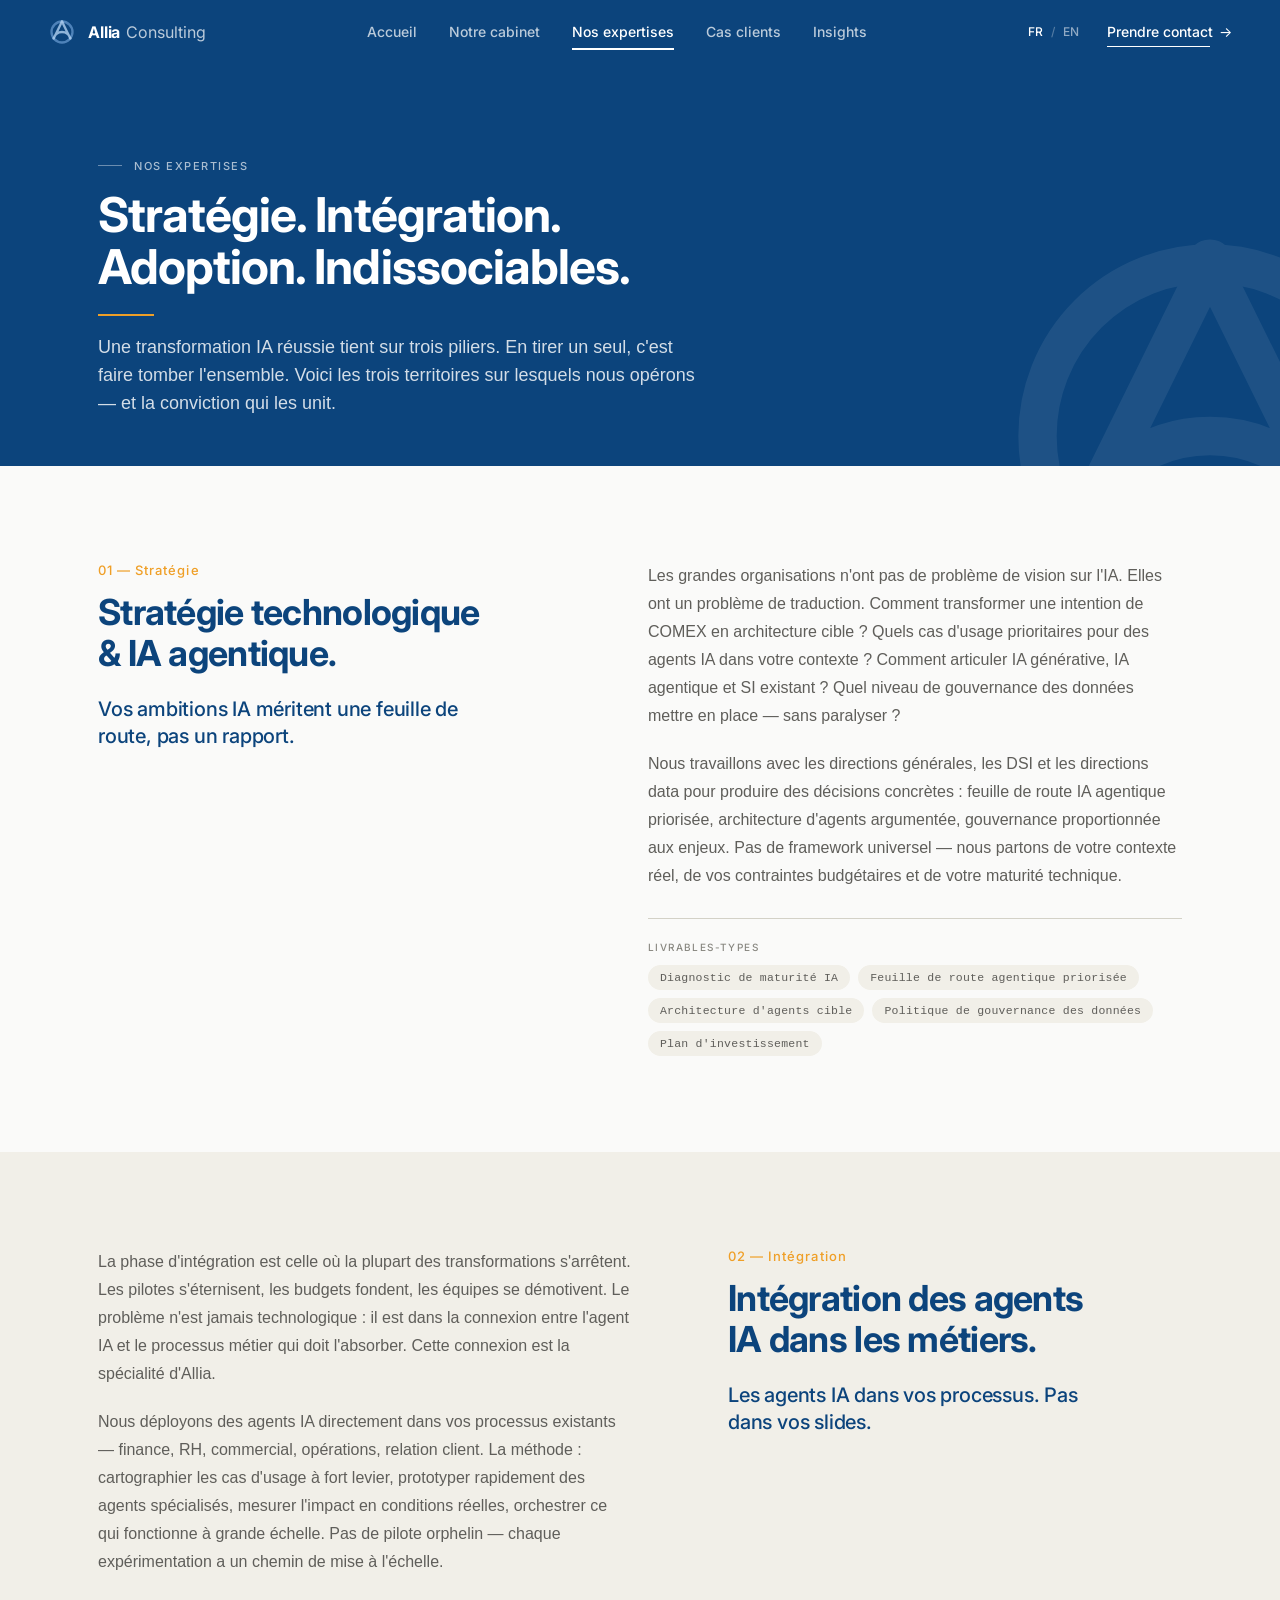
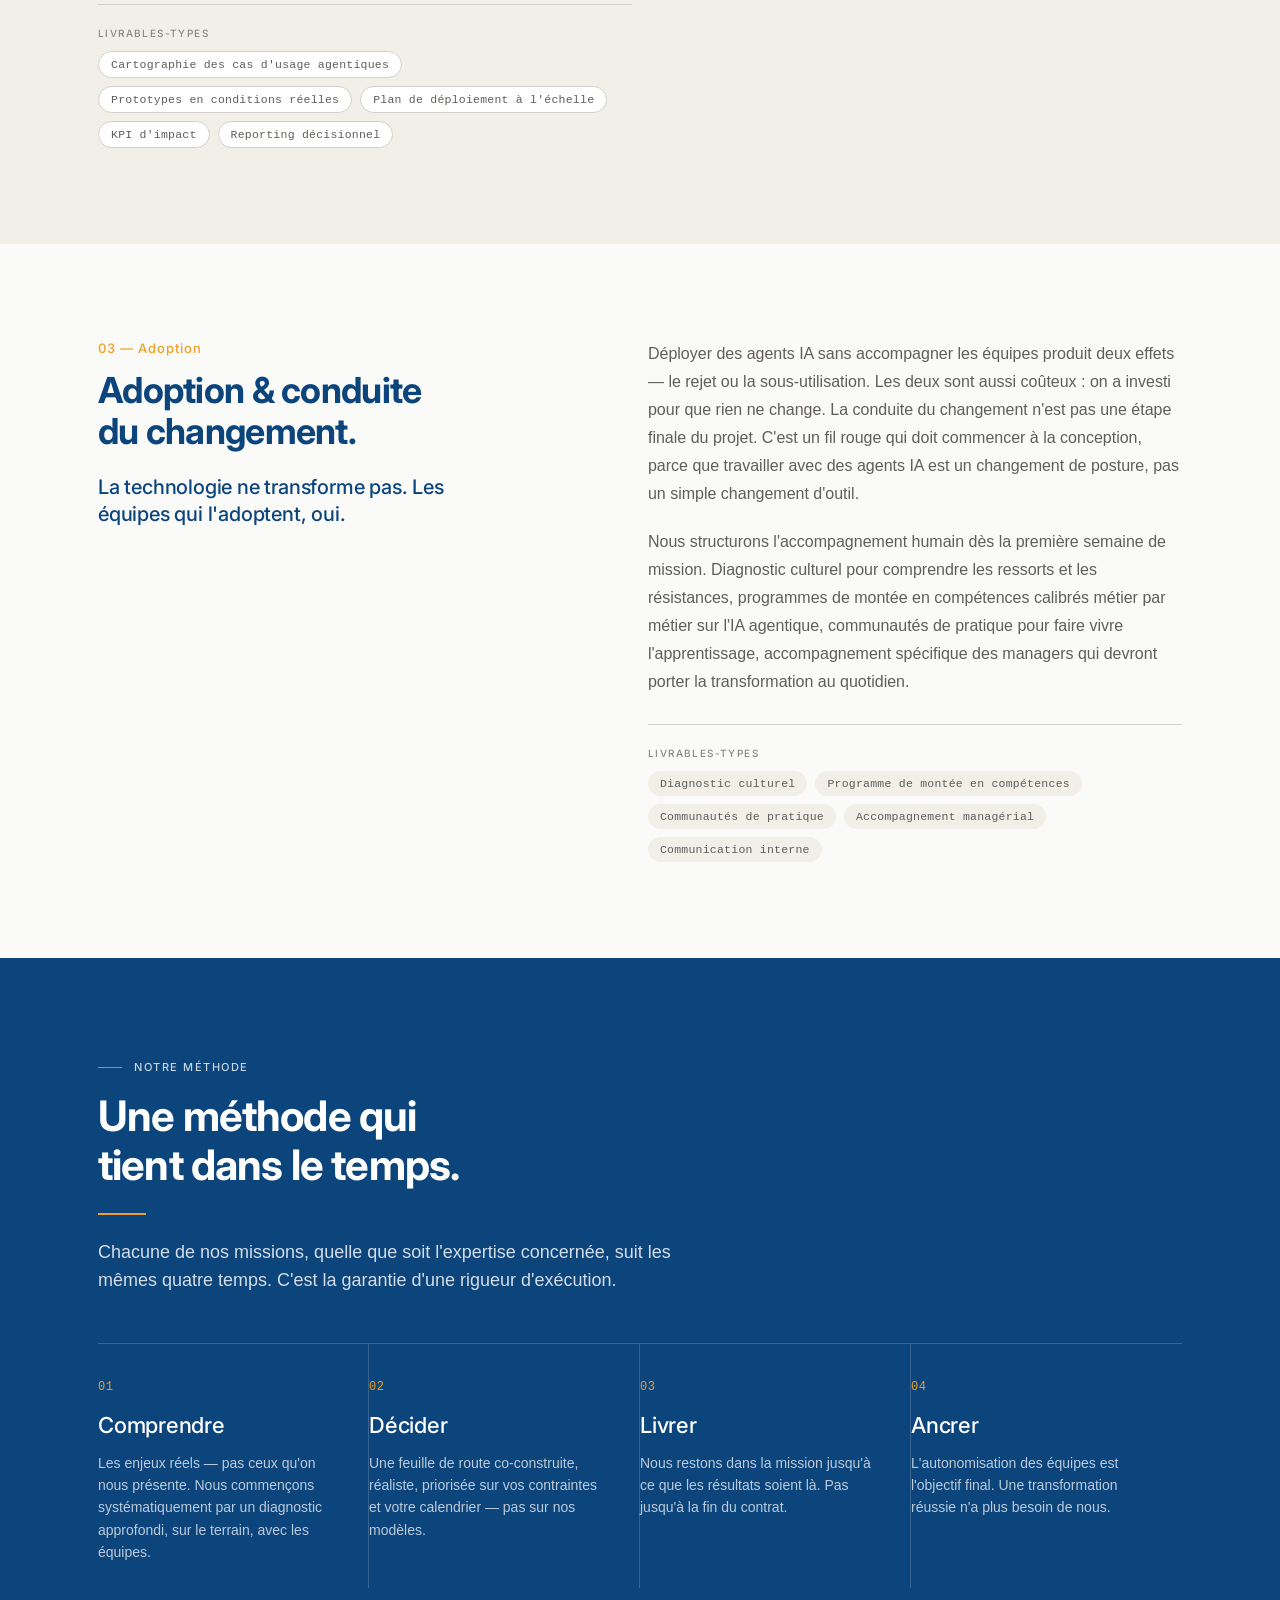
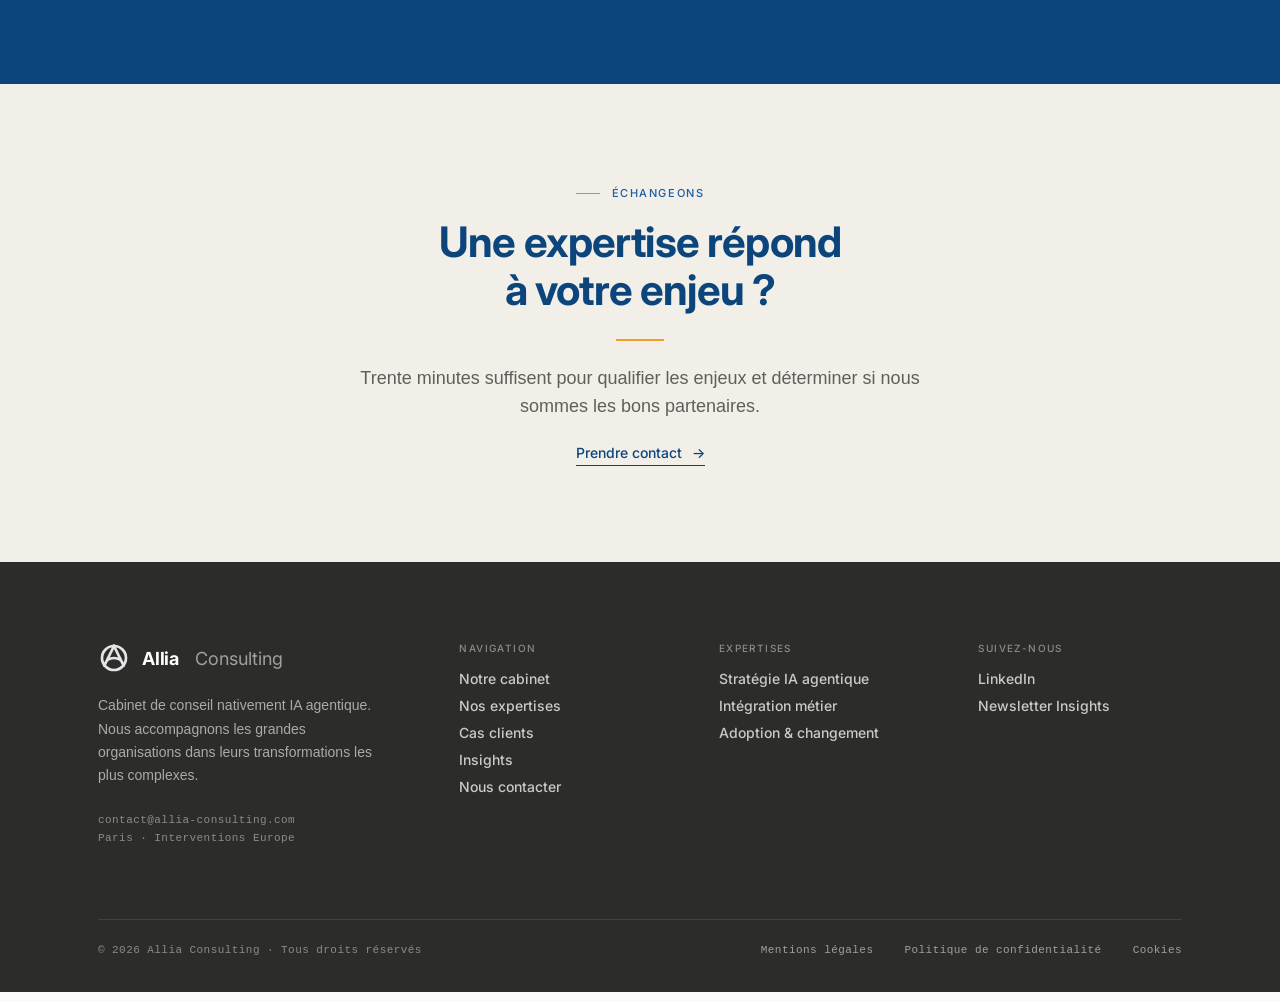
<file: _old/nos-expertises.html>
<!doctype html>
<html lang="fr">
<head>
<meta charset="utf-8">
<meta name="viewport" content="width=device-width, initial-scale=1">
<title>Nos expertises — Allia Consulting</title>
<meta name="description" content="Stratégie technologique, intégration des agents IA, adoption et conduite du changement. Trois territoires indissociables. Une méthode commune en quatre temps.">
<link rel="stylesheet" href="colors_and_type.css">
<link rel="stylesheet" href="_site.css">
<link rel="icon" type="image/svg+xml" href="assets/symbol.svg">
</head>
<body>

<style>
  /* inline-svg logo display — mirrors old <img> swap behaviour */
  .ac-logo svg { width: 28px; height: 28px; display: block; }
  .ac-logo svg.light { display: block; }
  .ac-logo svg.dark { display: none; }
  .ac-nav.scrolled .ac-logo svg.light { display: none; }
  .ac-nav.scrolled .ac-logo svg.dark { display: block; }
  .footer-brand .lockup svg { width: 32px; height: 32px; display: block; opacity: 0.88; }
  .hero .watermark svg, .cta-dark .watermark svg { width: 100%; height: 100%; display: block; }
</style>

<!-- Inline SVG sprite — symbols referenced by <use href="#..."> so no external file load. -->
<svg xmlns="http://www.w3.org/2000/svg" style="position:absolute;width:0;height:0;overflow:hidden" aria-hidden="true">
  <defs>
    <symbol id="allia-symbol-light" viewBox="0 0 240 240">
      <circle cx="120" cy="120" r="90" fill="none" stroke="#85B7EB" stroke-width="20" opacity="0.55"></circle>
      <path d="M 120 30 L 191.40 174.79 A 73.92 73.92 0 0 0 48.60 174.79 L 120 30 Z" fill="none" stroke="#B5D4F4" stroke-width="20" stroke-linejoin="round" stroke-linecap="round" opacity="0.78"></path>
      <circle cx="120" cy="30" r="2.5" fill="none" stroke="#B5D4F4" stroke-width="20" opacity="0.38"></circle>
      <circle cx="191.40" cy="174.79" r="2.5" fill="none" stroke="#B5D4F4" stroke-width="20" opacity="0.38"></circle>
      <circle cx="48.60" cy="174.79" r="2.5" fill="none" stroke="#B5D4F4" stroke-width="20" opacity="0.38"></circle>
    </symbol>
    <symbol id="allia-symbol-dark" viewBox="0 0 240 240">
      <circle cx="120" cy="120" r="90" fill="none" stroke="#378ADD" stroke-width="20" opacity="0.4"></circle>
      <path d="M 120 30 L 191.40 174.79 A 73.92 73.92 0 0 0 48.60 174.79 L 120 30 Z" fill="none" stroke="#378ADD" stroke-width="20" stroke-linejoin="round" stroke-linecap="round" opacity="0.6"></path>
      <circle cx="120" cy="30" r="2.5" fill="none" stroke="#378ADD" stroke-width="20" opacity="0.28"></circle>
      <circle cx="191.40" cy="174.79" r="2.5" fill="none" stroke="#378ADD" stroke-width="20" opacity="0.28"></circle>
      <circle cx="48.60" cy="174.79" r="2.5" fill="none" stroke="#378ADD" stroke-width="20" opacity="0.28"></circle>
    </symbol>
    <symbol id="allia-symbol-mono" viewBox="0 0 240 240">
      <circle cx="120" cy="120" r="90" fill="none" stroke="#ffffff" stroke-width="20" opacity="1"></circle>
      <path d="M 120 30 L 191.40 174.79 A 73.92 73.92 0 0 0 48.60 174.79 L 120 30 Z" fill="none" stroke="#ffffff" stroke-width="20" stroke-linejoin="round" stroke-linecap="round" opacity="1"></path>
      <circle cx="120" cy="30" r="2.5" fill="none" stroke="#ffffff" stroke-width="20" opacity="1"></circle>
      <circle cx="191.40" cy="174.79" r="2.5" fill="none" stroke="#ffffff" stroke-width="20" opacity="1"></circle>
      <circle cx="48.60" cy="174.79" r="2.5" fill="none" stroke="#ffffff" stroke-width="20" opacity="1"></circle>
    </symbol>
  </defs>
</svg>


<nav class="ac-nav">
  <a href="index.html" class="ac-logo">
    <svg class="light" aria-hidden="true"><use href="#allia-symbol-light"></use></svg>
    <svg class="dark"  aria-hidden="true"><use href="#allia-symbol-dark"></use></svg>
    <span><span class="name">Allia</span><span class="role">Consulting</span></span>
  </a>
  <div class="ac-links">
    <a class="ac-link" href="index.html">Accueil</a>
    <a class="ac-link" href="notre-cabinet.html">Notre cabinet</a>
    <a class="ac-link active" href="nos-expertises.html">Nos expertises</a>
    <a class="ac-link" href="cas-clients.html">Cas clients</a>
    <a class="ac-link" href="insights.html">Insights</a>
  </div>
  <div class="ac-right">
    <div class="ac-lang">
      <button class="active">FR</button>
      <span class="sep">/</span>
      <button>EN</button>
    </div>
    <a href="nous-contacter.html" class="ac-cta">Prendre contact <span class="arrow">→</span></a>
    <button class="burger" aria-label="Menu"><span></span><span></span><span></span></button>
  </div>
</nav>

<!-- ════════ HERO compact ════════ -->
<section class="hero hero-compact">
  <div class="watermark"><svg aria-hidden="true"><use href="#allia-symbol-mono"></use></svg></div>
  <div class="container">
    <div class="shell">
      <div class="head">
        <div class="eyebrow">Nos expertises</div>
        <h1>Stratégie. Intégration. Adoption. Indissociables.</h1>
        <hr>
        <p class="sub">Une transformation IA réussie tient sur trois piliers. En tirer un seul, c'est faire tomber l'ensemble. Voici les trois territoires sur lesquels nous opérons — et la conviction qui les unit.</p>
      </div>
    </div>
  </div>
</section>

<!-- ════════ EXPERTISE 01 — STRATÉGIE ════════ -->
<section class="sec sec-white" id="strategie">
  <div class="container">
    <div class="expertise">
      <div class="expertise-left">
        <div class="expertise-num">01 — Stratégie</div>
        <h2 class="expertise-title">Stratégie technologique &amp; IA agentique.</h2>
        <p class="expertise-hook">Vos ambitions IA méritent une feuille de route, pas un rapport.</p>
      </div>
      <div class="expertise-right">
        <div class="expertise-body">
          <p>Les grandes organisations n'ont pas de problème de vision sur l'IA. Elles ont un problème de traduction. Comment transformer une intention de COMEX en architecture cible ? Quels cas d'usage prioritaires pour des agents IA dans votre contexte ? Comment articuler IA générative, IA agentique et SI existant ? Quel niveau de gouvernance des données mettre en place — sans paralyser ?</p>
          <p>Nous travaillons avec les directions générales, les DSI et les directions data pour produire des décisions concrètes : feuille de route IA agentique priorisée, architecture d'agents argumentée, gouvernance proportionnée aux enjeux. Pas de framework universel — nous partons de votre contexte réel, de vos contraintes budgétaires et de votre maturité technique.</p>
        </div>
        <div class="expertise-deliverables">
          <div class="label">Livrables-types</div>
          <ul>
            <li>Diagnostic de maturité IA</li>
            <li>Feuille de route agentique priorisée</li>
            <li>Architecture d'agents cible</li>
            <li>Politique de gouvernance des données</li>
            <li>Plan d'investissement</li>
          </ul>
        </div>
      </div>
    </div>
  </div>
</section>

<!-- ════════ EXPERTISE 02 — INTÉGRATION ════════ -->
<section class="sec sec-warm" id="integration">
  <div class="container">
    <div class="expertise mirror">
      <div class="expertise-left">
        <div class="expertise-num">02 — Intégration</div>
        <h2 class="expertise-title">Intégration des agents IA dans les métiers.</h2>
        <p class="expertise-hook">Les agents IA dans vos processus. Pas dans vos slides.</p>
      </div>
      <div class="expertise-right">
        <div class="expertise-body">
          <p>La phase d'intégration est celle où la plupart des transformations s'arrêtent. Les pilotes s'éternisent, les budgets fondent, les équipes se démotivent. Le problème n'est jamais technologique : il est dans la connexion entre l'agent IA et le processus métier qui doit l'absorber. Cette connexion est la spécialité d'Allia.</p>
          <p>Nous déployons des agents IA directement dans vos processus existants — finance, RH, commercial, opérations, relation client. La méthode : cartographier les cas d'usage à fort levier, prototyper rapidement des agents spécialisés, mesurer l'impact en conditions réelles, orchestrer ce qui fonctionne à grande échelle. Pas de pilote orphelin — chaque expérimentation a un chemin de mise à l'échelle.</p>
        </div>
        <div class="expertise-deliverables">
          <div class="label">Livrables-types</div>
          <ul>
            <li>Cartographie des cas d'usage agentiques</li>
            <li>Prototypes en conditions réelles</li>
            <li>Plan de déploiement à l'échelle</li>
            <li>KPI d'impact</li>
            <li>Reporting décisionnel</li>
          </ul>
        </div>
      </div>
    </div>
  </div>
</section>

<!-- ════════ EXPERTISE 03 — ADOPTION ════════ -->
<section class="sec sec-white" id="adoption">
  <div class="container">
    <div class="expertise">
      <div class="expertise-left">
        <div class="expertise-num">03 — Adoption</div>
        <h2 class="expertise-title">Adoption &amp; conduite du changement.</h2>
        <p class="expertise-hook">La technologie ne transforme pas. Les équipes qui l'adoptent, oui.</p>
      </div>
      <div class="expertise-right">
        <div class="expertise-body">
          <p>Déployer des agents IA sans accompagner les équipes produit deux effets — le rejet ou la sous-utilisation. Les deux sont aussi coûteux : on a investi pour que rien ne change. La conduite du changement n'est pas une étape finale du projet. C'est un fil rouge qui doit commencer à la conception, parce que travailler avec des agents IA est un changement de posture, pas un simple changement d'outil.</p>
          <p>Nous structurons l'accompagnement humain dès la première semaine de mission. Diagnostic culturel pour comprendre les ressorts et les résistances, programmes de montée en compétences calibrés métier par métier sur l'IA agentique, communautés de pratique pour faire vivre l'apprentissage, accompagnement spécifique des managers qui devront porter la transformation au quotidien.</p>
        </div>
        <div class="expertise-deliverables">
          <div class="label">Livrables-types</div>
          <ul>
            <li>Diagnostic culturel</li>
            <li>Programme de montée en compétences</li>
            <li>Communautés de pratique</li>
            <li>Accompagnement managérial</li>
            <li>Communication interne</li>
          </ul>
        </div>
      </div>
    </div>
  </div>
</section>

<!-- ════════ MÉTHODE — 4 temps ════════ -->
<section class="sec sec-dark">
  <div class="container">
    <div class="sec-eyebrow">Notre méthode</div>
    <h2 class="sec-title">Une méthode qui tient dans le temps.</h2>
    <hr class="amber-rule">
    <p class="sec-intro">Chacune de nos missions, quelle que soit l'expertise concernée, suit les mêmes quatre temps. C'est la garantie d'une rigueur d'exécution.</p>

    <div class="method">
      <div class="method-step">
        <div class="n">01</div>
        <h3 class="t">Comprendre</h3>
        <p class="d">Les enjeux réels — pas ceux qu'on nous présente. Nous commençons systématiquement par un diagnostic approfondi, sur le terrain, avec les équipes.</p>
      </div>
      <div class="method-step">
        <div class="n">02</div>
        <h3 class="t">Décider</h3>
        <p class="d">Une feuille de route co-construite, réaliste, priorisée sur vos contraintes et votre calendrier — pas sur nos modèles.</p>
      </div>
      <div class="method-step">
        <div class="n">03</div>
        <h3 class="t">Livrer</h3>
        <p class="d">Nous restons dans la mission jusqu'à ce que les résultats soient là. Pas jusqu'à la fin du contrat.</p>
      </div>
      <div class="method-step">
        <div class="n">04</div>
        <h3 class="t">Ancrer</h3>
        <p class="d">L'autonomisation des équipes est l'objectif final. Une transformation réussie n'a plus besoin de nous.</p>
      </div>
    </div>
  </div>
</section>

<!-- ════════ CTA ════════ -->
<section class="sec sec-warm">
  <div class="container" style="text-align: center;">
    <div class="sec-eyebrow" style="justify-content: center;">Échangeons</div>
    <h2 class="sec-title" style="margin-left: auto; margin-right: auto;">Une expertise répond à votre enjeu ?</h2>
    <hr class="amber-rule" style="margin-left: auto; margin-right: auto;">
    <p class="sec-intro" style="margin-left: auto; margin-right: auto;">Trente minutes suffisent pour qualifier les enjeux et déterminer si nous sommes les bons partenaires.</p>
    <a href="nous-contacter.html" class="sec-cta" style="margin-top: 24px;">Prendre contact <span class="arrow">→</span></a>
  </div>
</section>

<!-- ════════ FOOTER ════════ -->
<footer class="site-footer">
  <div class="container">
    <div class="footer-grid">
      <div class="footer-brand">
        <div class="lockup">
          <svg aria-hidden="true"><use href="#allia-symbol-mono"></use></svg>
          <span class="name">Allia</span><span class="role">Consulting</span>
        </div>
        <p>Cabinet de conseil nativement IA agentique. Nous accompagnons les grandes organisations dans leurs transformations les plus complexes.</p>
        <p class="small" style="font-family: var(--font-mono); font-size: 11px; color: rgba(255,255,255,0.45); margin: 0; letter-spacing: 0.04em;">contact@allia-consulting.com<br>Paris · Interventions Europe</p>
      </div>
      <div class="footer-col">
        <h5>Navigation</h5>
        <ul>
          <li><a href="notre-cabinet.html">Notre cabinet</a></li>
          <li><a href="nos-expertises.html">Nos expertises</a></li>
          <li><a href="cas-clients.html">Cas clients</a></li>
          <li><a href="insights.html">Insights</a></li>
          <li><a href="nous-contacter.html">Nous contacter</a></li>
        </ul>
      </div>
      <div class="footer-col">
        <h5>Expertises</h5>
        <ul>
          <li><a href="nos-expertises.html#strategie">Stratégie IA agentique</a></li>
          <li><a href="nos-expertises.html#integration">Intégration métier</a></li>
          <li><a href="nos-expertises.html#adoption">Adoption &amp; changement</a></li>
        </ul>
      </div>
      <div class="footer-col">
        <h5>Suivez-nous</h5>
        <ul>
          <li><a href="#">LinkedIn</a></li>
          <li><a href="#">Newsletter Insights</a></li>
        </ul>
      </div>
    </div>
    <div class="footer-bottom">
      <div>© 2026 Allia Consulting · Tous droits réservés</div>
      <div>
        <a href="#">Mentions légales</a>
        <a href="#">Politique de confidentialité</a>
        <a href="#">Cookies</a>
      </div>
    </div>
  </div>
</footer>

<script src="_site.js"></script>
</body>
</html>
</file>
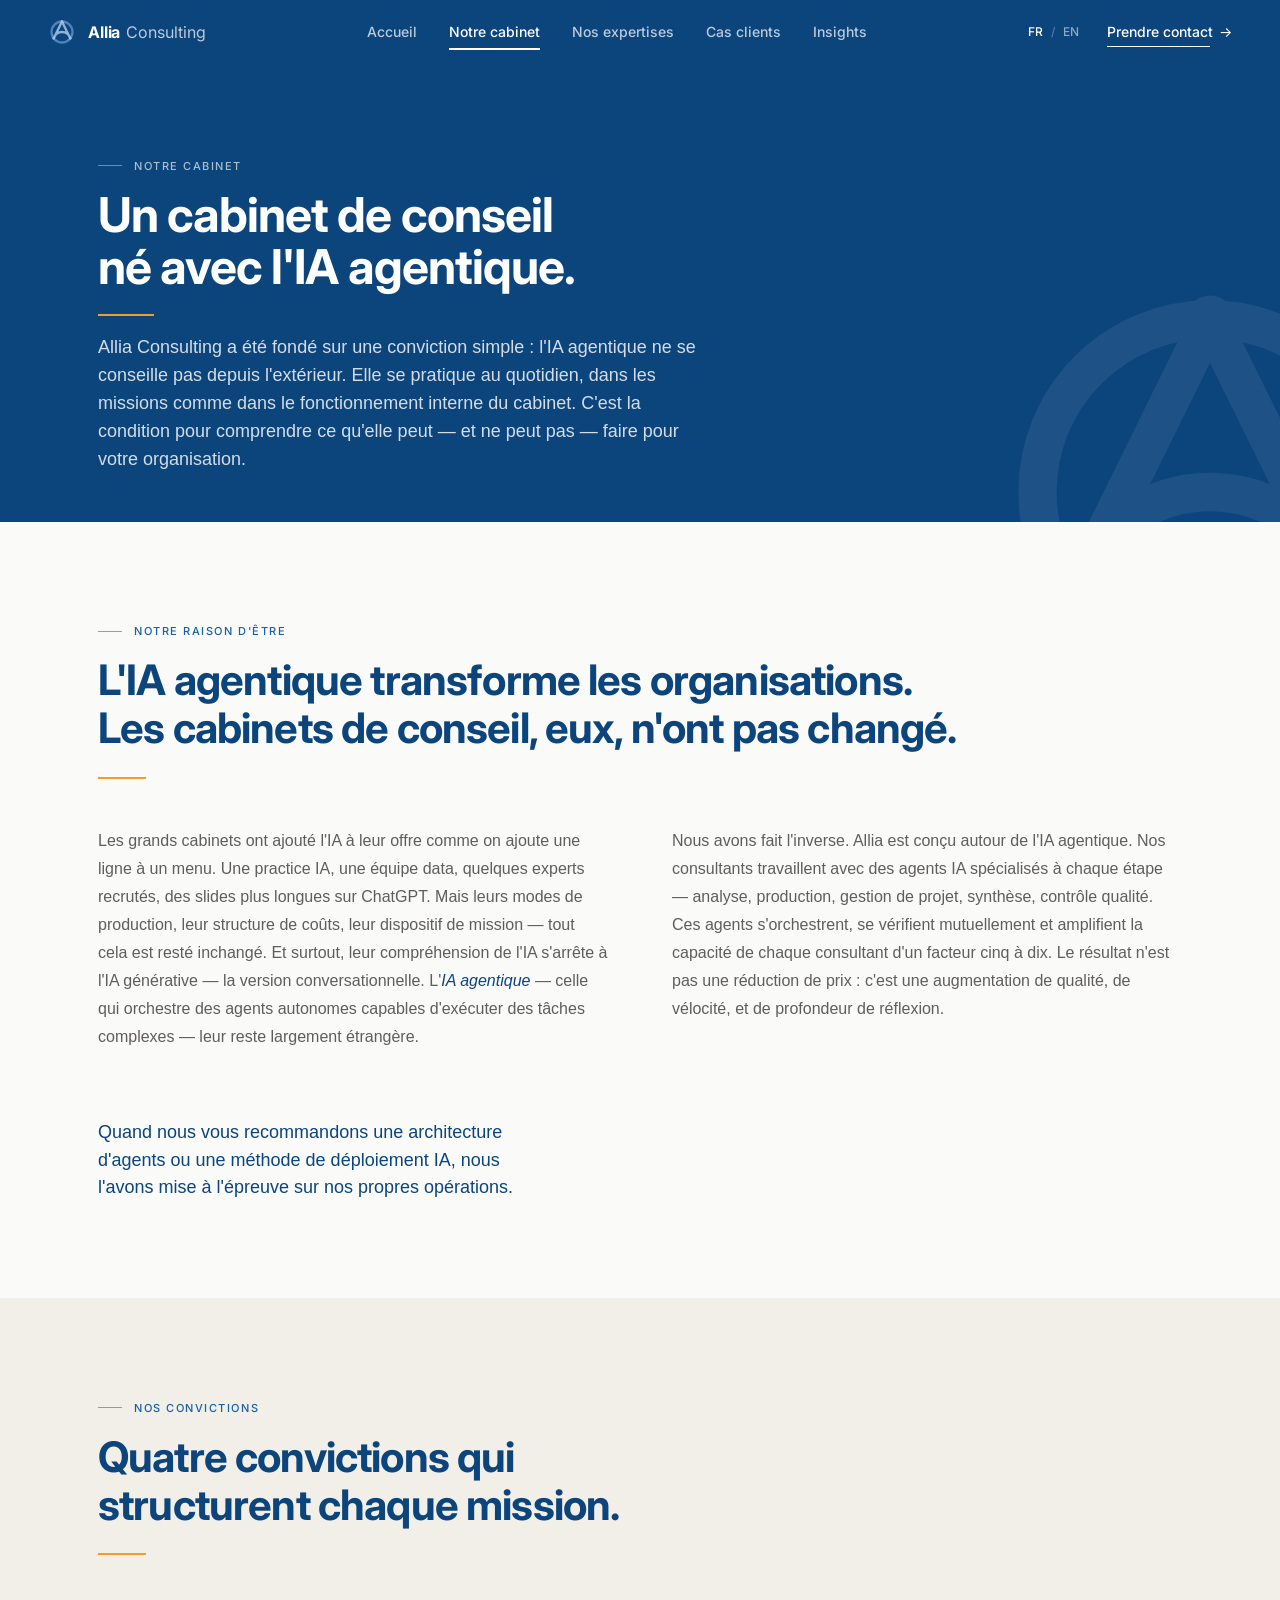
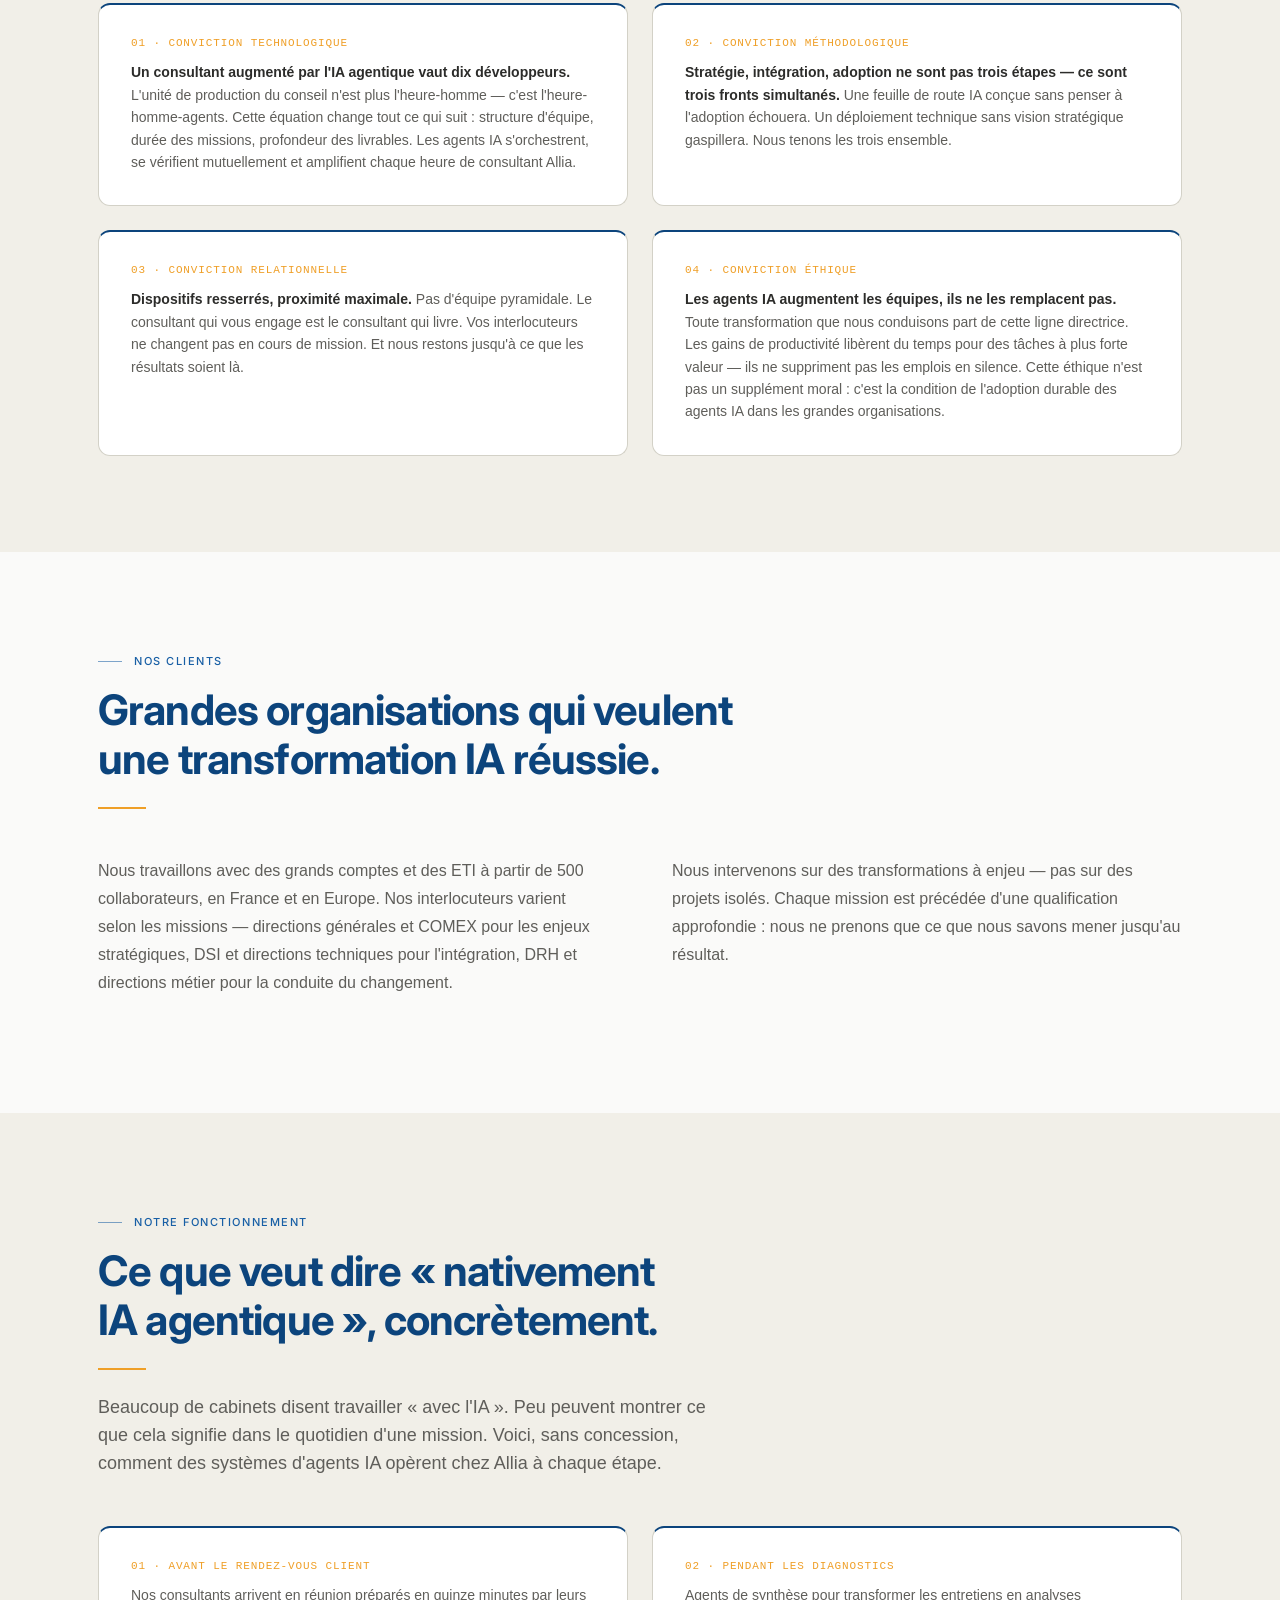
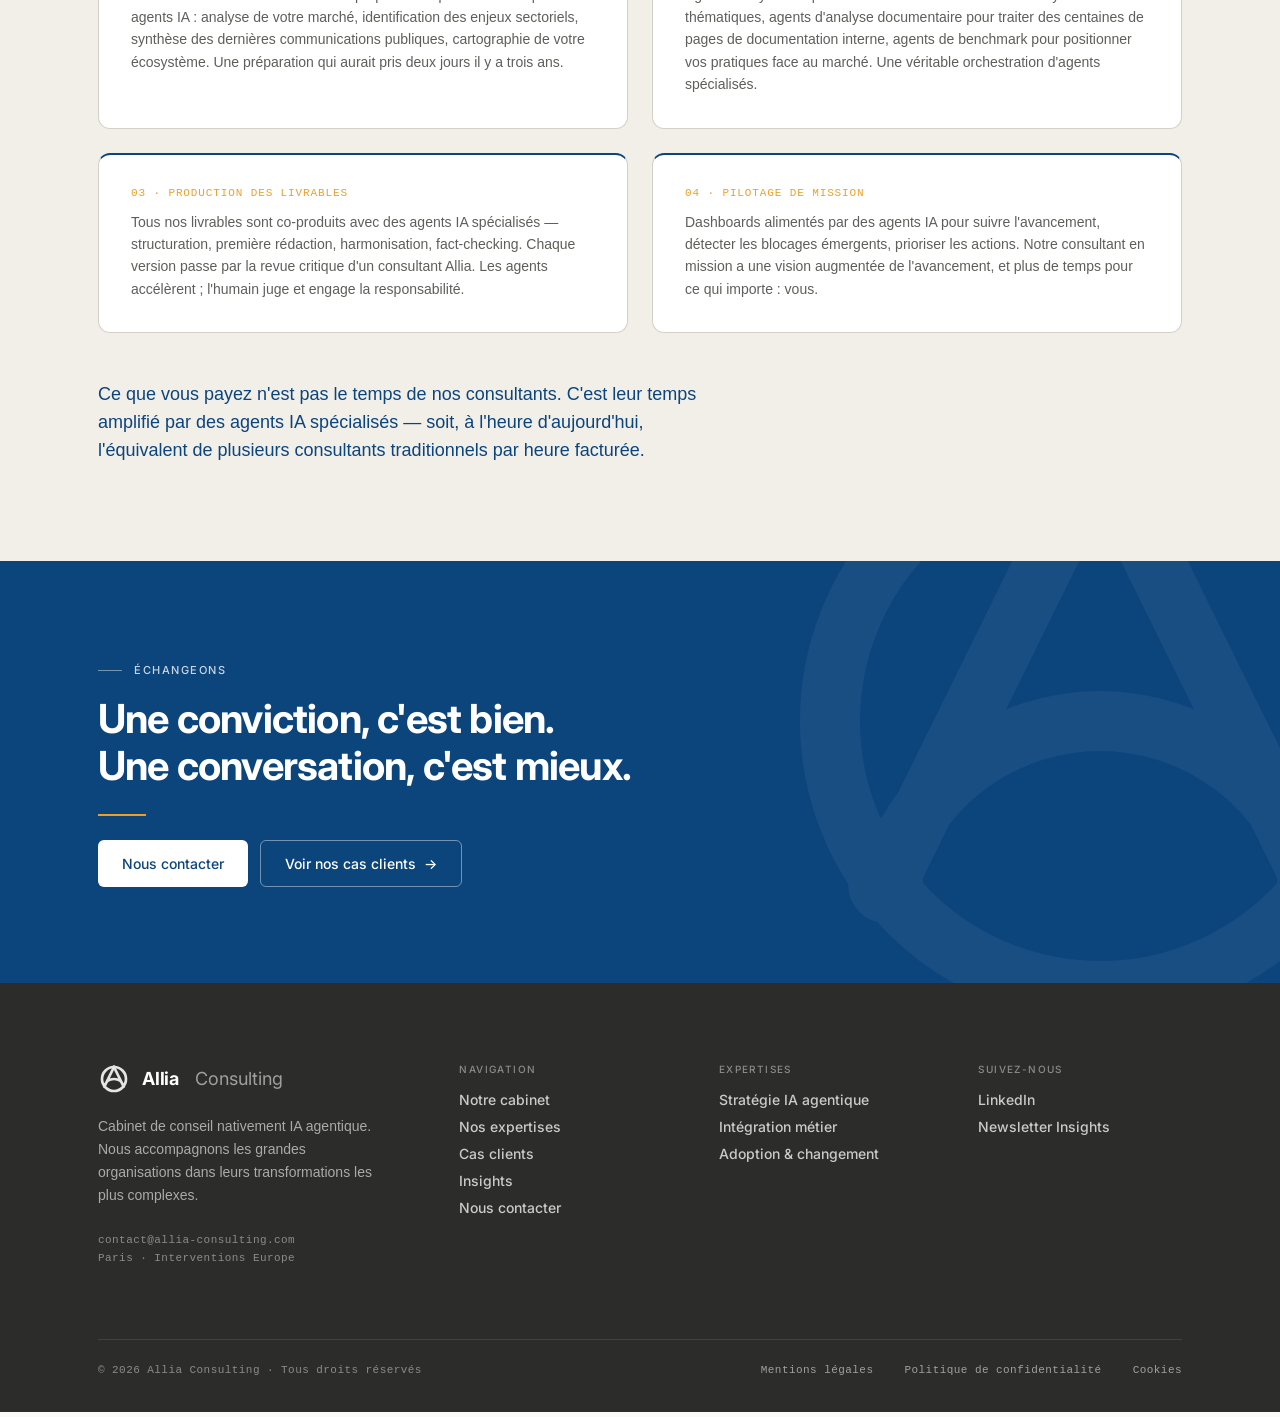
<file: _old/notre-cabinet.html>
<!doctype html>
<html lang="fr">
<head>
<meta charset="utf-8">
<meta name="viewport" content="width=device-width, initial-scale=1">
<title>Notre cabinet — Allia Consulting</title>
<meta name="description" content="Allia Consulting est un cabinet de conseil né avec l'IA agentique. Notre histoire, nos quatre convictions, et comment l'IA opère concrètement dans chacune de nos missions.">
<link rel="stylesheet" href="colors_and_type.css">
<link rel="stylesheet" href="_site.css">
<link rel="icon" type="image/svg+xml" href="assets/symbol.svg">
</head>
<body>

<style>
  /* inline-svg logo display — mirrors old <img> swap behaviour */
  .ac-logo svg { width: 28px; height: 28px; display: block; }
  .ac-logo svg.light { display: block; }
  .ac-logo svg.dark { display: none; }
  .ac-nav.scrolled .ac-logo svg.light { display: none; }
  .ac-nav.scrolled .ac-logo svg.dark { display: block; }
  .footer-brand .lockup svg { width: 32px; height: 32px; display: block; opacity: 0.88; }
  .hero .watermark svg, .cta-dark .watermark svg { width: 100%; height: 100%; display: block; }
</style>

<!-- Inline SVG sprite — symbols referenced by <use href="#..."> so no external file load. -->
<svg xmlns="http://www.w3.org/2000/svg" style="position:absolute;width:0;height:0;overflow:hidden" aria-hidden="true">
  <defs>
    <symbol id="allia-symbol-light" viewBox="0 0 240 240">
      <circle cx="120" cy="120" r="90" fill="none" stroke="#85B7EB" stroke-width="20" opacity="0.55"></circle>
      <path d="M 120 30 L 191.40 174.79 A 73.92 73.92 0 0 0 48.60 174.79 L 120 30 Z" fill="none" stroke="#B5D4F4" stroke-width="20" stroke-linejoin="round" stroke-linecap="round" opacity="0.78"></path>
      <circle cx="120" cy="30" r="2.5" fill="none" stroke="#B5D4F4" stroke-width="20" opacity="0.38"></circle>
      <circle cx="191.40" cy="174.79" r="2.5" fill="none" stroke="#B5D4F4" stroke-width="20" opacity="0.38"></circle>
      <circle cx="48.60" cy="174.79" r="2.5" fill="none" stroke="#B5D4F4" stroke-width="20" opacity="0.38"></circle>
    </symbol>
    <symbol id="allia-symbol-dark" viewBox="0 0 240 240">
      <circle cx="120" cy="120" r="90" fill="none" stroke="#378ADD" stroke-width="20" opacity="0.4"></circle>
      <path d="M 120 30 L 191.40 174.79 A 73.92 73.92 0 0 0 48.60 174.79 L 120 30 Z" fill="none" stroke="#378ADD" stroke-width="20" stroke-linejoin="round" stroke-linecap="round" opacity="0.6"></path>
      <circle cx="120" cy="30" r="2.5" fill="none" stroke="#378ADD" stroke-width="20" opacity="0.28"></circle>
      <circle cx="191.40" cy="174.79" r="2.5" fill="none" stroke="#378ADD" stroke-width="20" opacity="0.28"></circle>
      <circle cx="48.60" cy="174.79" r="2.5" fill="none" stroke="#378ADD" stroke-width="20" opacity="0.28"></circle>
    </symbol>
    <symbol id="allia-symbol-mono" viewBox="0 0 240 240">
      <circle cx="120" cy="120" r="90" fill="none" stroke="#ffffff" stroke-width="20" opacity="1"></circle>
      <path d="M 120 30 L 191.40 174.79 A 73.92 73.92 0 0 0 48.60 174.79 L 120 30 Z" fill="none" stroke="#ffffff" stroke-width="20" stroke-linejoin="round" stroke-linecap="round" opacity="1"></path>
      <circle cx="120" cy="30" r="2.5" fill="none" stroke="#ffffff" stroke-width="20" opacity="1"></circle>
      <circle cx="191.40" cy="174.79" r="2.5" fill="none" stroke="#ffffff" stroke-width="20" opacity="1"></circle>
      <circle cx="48.60" cy="174.79" r="2.5" fill="none" stroke="#ffffff" stroke-width="20" opacity="1"></circle>
    </symbol>
  </defs>
</svg>


<!-- ════════ NAVIGATION ════════ -->
<nav class="ac-nav">
  <a href="index.html" class="ac-logo">
    <svg class="light" aria-hidden="true"><use href="#allia-symbol-light"></use></svg>
    <svg class="dark"  aria-hidden="true"><use href="#allia-symbol-dark"></use></svg>
    <span><span class="name">Allia</span><span class="role">Consulting</span></span>
  </a>
  <div class="ac-links">
    <a class="ac-link" href="index.html">Accueil</a>
    <a class="ac-link active" href="notre-cabinet.html">Notre cabinet</a>
    <a class="ac-link" href="nos-expertises.html">Nos expertises</a>
    <a class="ac-link" href="cas-clients.html">Cas clients</a>
    <a class="ac-link" href="insights.html">Insights</a>
  </div>
  <div class="ac-right">
    <div class="ac-lang">
      <button class="active">FR</button>
      <span class="sep">/</span>
      <button>EN</button>
    </div>
    <a href="nous-contacter.html" class="ac-cta">Prendre contact <span class="arrow">→</span></a>
    <button class="burger" aria-label="Menu"><span></span><span></span><span></span></button>
  </div>
</nav>

<!-- ════════ HERO compact ════════ -->
<section class="hero hero-compact">
  <div class="watermark"><svg aria-hidden="true"><use href="#allia-symbol-mono"></use></svg></div>
  <div class="container">
    <div class="shell">
      <div class="head">
        <div class="eyebrow">Notre cabinet</div>
        <h1>Un cabinet de conseil né avec l'IA agentique.</h1>
        <hr>
        <p class="sub">Allia Consulting a été fondé sur une conviction simple : l'IA agentique ne se conseille pas depuis l'extérieur. Elle se pratique au quotidien, dans les missions comme dans le fonctionnement interne du cabinet. C'est la condition pour comprendre ce qu'elle peut — et ne peut pas — faire pour votre organisation.</p>
      </div>
    </div>
  </div>
</section>

<!-- ════════ NOTRE RAISON D'ÊTRE ════════ -->
<section class="sec sec-white">
  <div class="container">
    <div class="sec-eyebrow">Notre raison d'être</div>
    <h2 class="sec-title wide">L'IA agentique transforme les organisations. Les cabinets de conseil, eux, n'ont pas changé.</h2>
    <hr class="amber-rule">

    <div class="content-split">
      <p>Les grands cabinets ont ajouté l'IA à leur offre comme on ajoute une ligne à un menu. Une practice IA, une équipe data, quelques experts recrutés, des slides plus longues sur ChatGPT. Mais leurs modes de production, leur structure de coûts, leur dispositif de mission — tout cela est resté inchangé. Et surtout, leur compréhension de l'IA s'arrête à l'IA générative — la version conversationnelle. L'<em>IA agentique</em> — celle qui orchestre des agents autonomes capables d'exécuter des tâches complexes — leur reste largement étrangère.</p>
      <p>Nous avons fait l'inverse. Allia est conçu autour de l'IA agentique. Nos consultants travaillent avec des agents IA spécialisés à chaque étape — analyse, production, gestion de projet, synthèse, contrôle qualité. Ces agents s'orchestrent, se vérifient mutuellement et amplifient la capacité de chaque consultant d'un facteur cinq à dix. Le résultat n'est pas une réduction de prix : c'est une augmentation de qualité, de vélocité, et de profondeur de réflexion.</p>
    </div>

    <p class="content-closer">Quand nous vous recommandons une architecture d'agents ou une méthode de déploiement IA, nous l'avons mise à l'épreuve sur nos propres opérations.</p>
  </div>
</section>

<!-- ════════ QUATRE CONVICTIONS ════════ -->
<section class="sec sec-warm">
  <div class="container">
    <div class="sec-eyebrow">Nos convictions</div>
    <h2 class="sec-title">Quatre convictions qui structurent chaque mission.</h2>
    <hr class="amber-rule">

    <div class="card-grid cols-2">
      <div class="card">
        <div class="card-eyebrow">01 · Conviction technologique</div>
        <p class="card-body"><strong>Un consultant augmenté par l'IA agentique vaut dix développeurs.</strong> L'unité de production du conseil n'est plus l'heure-homme — c'est l'heure-homme-agents. Cette équation change tout ce qui suit : structure d'équipe, durée des missions, profondeur des livrables. Les agents IA s'orchestrent, se vérifient mutuellement et amplifient chaque heure de consultant Allia.</p>
      </div>
      <div class="card">
        <div class="card-eyebrow">02 · Conviction méthodologique</div>
        <p class="card-body"><strong>Stratégie, intégration, adoption ne sont pas trois étapes — ce sont trois fronts simultanés.</strong> Une feuille de route IA conçue sans penser à l'adoption échouera. Un déploiement technique sans vision stratégique gaspillera. Nous tenons les trois ensemble.</p>
      </div>
      <div class="card">
        <div class="card-eyebrow">03 · Conviction relationnelle</div>
        <p class="card-body"><strong>Dispositifs resserrés, proximité maximale.</strong> Pas d'équipe pyramidale. Le consultant qui vous engage est le consultant qui livre. Vos interlocuteurs ne changent pas en cours de mission. Et nous restons jusqu'à ce que les résultats soient là.</p>
      </div>
      <div class="card">
        <div class="card-eyebrow">04 · Conviction éthique</div>
        <p class="card-body"><strong>Les agents IA augmentent les équipes, ils ne les remplacent pas.</strong> Toute transformation que nous conduisons part de cette ligne directrice. Les gains de productivité libèrent du temps pour des tâches à plus forte valeur — ils ne suppriment pas les emplois en silence. Cette éthique n'est pas un supplément moral : c'est la condition de l'adoption durable des agents IA dans les grandes organisations.</p>
      </div>
    </div>
  </div>
</section>

<!-- ════════ NOS CLIENTS ════════ -->
<section class="sec sec-white">
  <div class="container">
    <div class="sec-eyebrow">Nos clients</div>
    <h2 class="sec-title wide">Grandes organisations qui veulent une transformation IA réussie.</h2>
    <hr class="amber-rule">

    <div class="content-split">
      <p>Nous travaillons avec des grands comptes et des ETI à partir de 500 collaborateurs, en France et en Europe. Nos interlocuteurs varient selon les missions — directions générales et COMEX pour les enjeux stratégiques, DSI et directions techniques pour l'intégration, DRH et directions métier pour la conduite du changement.</p>
      <p>Nous intervenons sur des transformations à enjeu — pas sur des projets isolés. Chaque mission est précédée d'une qualification approfondie : nous ne prenons que ce que nous savons mener jusqu'au résultat.</p>
    </div>
  </div>
</section>

<!-- ════════ NOTRE FONCTIONNEMENT ════════ -->
<section class="sec sec-warm">
  <div class="container">
    <div class="sec-eyebrow">Notre fonctionnement</div>
    <h2 class="sec-title wide">Ce que veut dire « nativement IA agentique », concrètement.</h2>
    <hr class="amber-rule">
    <p class="sec-intro">Beaucoup de cabinets disent travailler « avec l'IA ». Peu peuvent montrer ce que cela signifie dans le quotidien d'une mission. Voici, sans concession, comment des systèmes d'agents IA opèrent chez Allia à chaque étape.</p>

    <div class="card-grid cols-2">
      <div class="card">
        <div class="card-eyebrow">01 · Avant le rendez-vous client</div>
        <p class="card-body">Nos consultants arrivent en réunion préparés en quinze minutes par leurs agents IA : analyse de votre marché, identification des enjeux sectoriels, synthèse des dernières communications publiques, cartographie de votre écosystème. Une préparation qui aurait pris deux jours il y a trois ans.</p>
      </div>
      <div class="card">
        <div class="card-eyebrow">02 · Pendant les diagnostics</div>
        <p class="card-body">Agents de synthèse pour transformer les entretiens en analyses thématiques, agents d'analyse documentaire pour traiter des centaines de pages de documentation interne, agents de benchmark pour positionner vos pratiques face au marché. Une véritable orchestration d'agents spécialisés.</p>
      </div>
      <div class="card">
        <div class="card-eyebrow">03 · Production des livrables</div>
        <p class="card-body">Tous nos livrables sont co-produits avec des agents IA spécialisés — structuration, première rédaction, harmonisation, fact-checking. Chaque version passe par la revue critique d'un consultant Allia. Les agents accélèrent ; l'humain juge et engage la responsabilité.</p>
      </div>
      <div class="card">
        <div class="card-eyebrow">04 · Pilotage de mission</div>
        <p class="card-body">Dashboards alimentés par des agents IA pour suivre l'avancement, détecter les blocages émergents, prioriser les actions. Notre consultant en mission a une vision augmentée de l'avancement, et plus de temps pour ce qui importe : vous.</p>
      </div>
    </div>

    <p class="content-closer">Ce que vous payez n'est pas le temps de nos consultants. C'est leur temps amplifié par des agents IA spécialisés — soit, à l'heure d'aujourd'hui, l'équivalent de plusieurs consultants traditionnels par heure facturée.</p>
  </div>
</section>

<!-- ════════ CTA FINAL ════════ -->
<section class="sec sec-dark cta-dark">
  <div class="watermark"><svg aria-hidden="true"><use href="#allia-symbol-mono"></use></svg></div>
  <div class="container">
    <div class="cta-content">
      <div class="sec-eyebrow">Échangeons</div>
      <h2>Une conviction, c'est bien. Une conversation, c'est mieux.</h2>
      <hr class="amber-rule">
      <div class="ctas">
        <a href="nous-contacter.html" class="btn btn-primary">Nous contacter</a>
        <a href="cas-clients.html" class="btn btn-ghost">Voir nos cas clients <span class="arrow">→</span></a>
      </div>
    </div>
  </div>
</section>

<!-- ════════ FOOTER ════════ -->
<footer class="site-footer">
  <div class="container">
    <div class="footer-grid">
      <div class="footer-brand">
        <div class="lockup">
          <svg aria-hidden="true"><use href="#allia-symbol-mono"></use></svg>
          <span class="name">Allia</span><span class="role">Consulting</span>
        </div>
        <p>Cabinet de conseil nativement IA agentique. Nous accompagnons les grandes organisations dans leurs transformations les plus complexes.</p>
        <p class="small" style="font-family: var(--font-mono); font-size: 11px; color: rgba(255,255,255,0.45); margin: 0; letter-spacing: 0.04em;">contact@allia-consulting.com<br>Paris · Interventions Europe</p>
      </div>
      <div class="footer-col">
        <h5>Navigation</h5>
        <ul>
          <li><a href="notre-cabinet.html">Notre cabinet</a></li>
          <li><a href="nos-expertises.html">Nos expertises</a></li>
          <li><a href="cas-clients.html">Cas clients</a></li>
          <li><a href="insights.html">Insights</a></li>
          <li><a href="nous-contacter.html">Nous contacter</a></li>
        </ul>
      </div>
      <div class="footer-col">
        <h5>Expertises</h5>
        <ul>
          <li><a href="nos-expertises.html#strategie">Stratégie IA agentique</a></li>
          <li><a href="nos-expertises.html#integration">Intégration métier</a></li>
          <li><a href="nos-expertises.html#adoption">Adoption &amp; changement</a></li>
        </ul>
      </div>
      <div class="footer-col">
        <h5>Suivez-nous</h5>
        <ul>
          <li><a href="#">LinkedIn</a></li>
          <li><a href="#">Newsletter Insights</a></li>
        </ul>
      </div>
    </div>
    <div class="footer-bottom">
      <div>© 2026 Allia Consulting · Tous droits réservés</div>
      <div>
        <a href="#">Mentions légales</a>
        <a href="#">Politique de confidentialité</a>
        <a href="#">Cookies</a>
      </div>
    </div>
  </div>
</footer>

<script src="_site.js"></script>
</body>
</html>
</file>
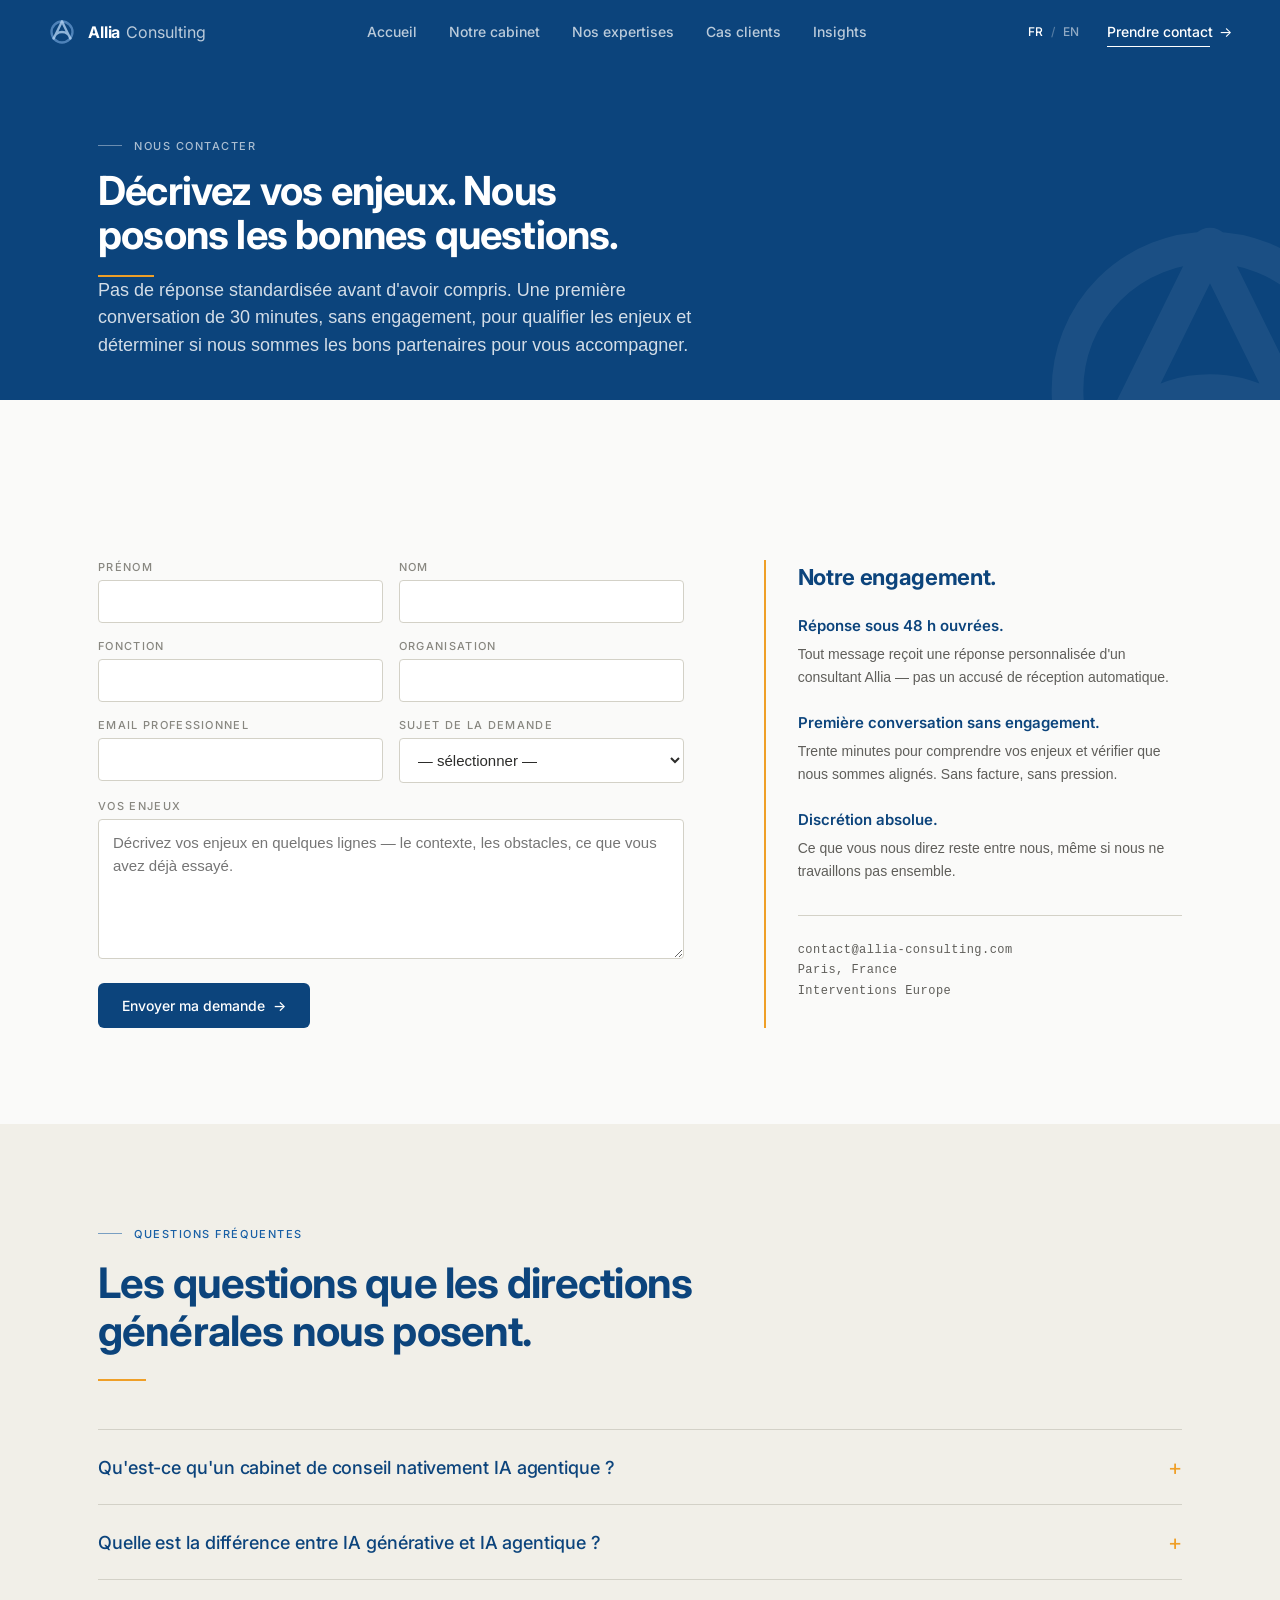
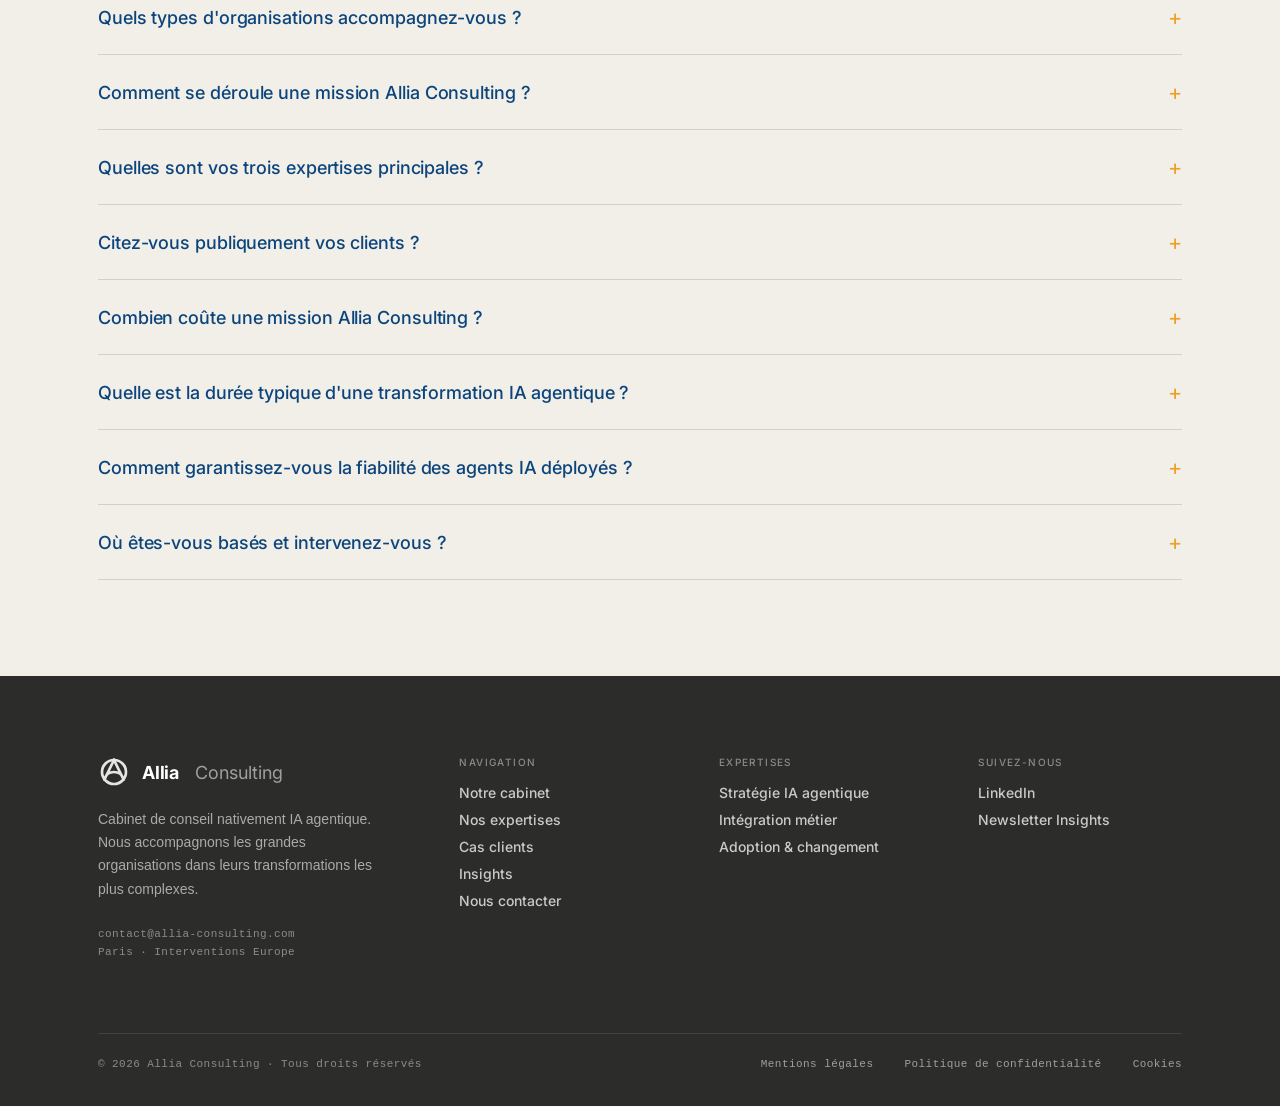
<file: _old/nous-contacter.html>
<!doctype html>
<html lang="fr">
<head>
<meta charset="utf-8">
<meta name="viewport" content="width=device-width, initial-scale=1">
<title>Nous contacter — Allia Consulting</title>
<meta name="description" content="Trente minutes, sans engagement, pour qualifier vos enjeux IA. Une première conversation avec un consultant Allia Consulting.">
<link rel="stylesheet" href="colors_and_type.css">
<link rel="stylesheet" href="_site.css">
<link rel="icon" type="image/svg+xml" href="assets/symbol.svg">
</head>
<body>

<style>
  /* inline-svg logo display — mirrors old <img> swap behaviour */
  .ac-logo svg { width: 28px; height: 28px; display: block; }
  .ac-logo svg.light { display: block; }
  .ac-logo svg.dark { display: none; }
  .ac-nav.scrolled .ac-logo svg.light { display: none; }
  .ac-nav.scrolled .ac-logo svg.dark { display: block; }
  .footer-brand .lockup svg { width: 32px; height: 32px; display: block; opacity: 0.88; }
  .hero .watermark svg, .cta-dark .watermark svg { width: 100%; height: 100%; display: block; }
</style>

<!-- Inline SVG sprite — symbols referenced by <use href="#..."> so no external file load. -->
<svg xmlns="http://www.w3.org/2000/svg" style="position:absolute;width:0;height:0;overflow:hidden" aria-hidden="true">
  <defs>
    <symbol id="allia-symbol-light" viewBox="0 0 240 240">
      <circle cx="120" cy="120" r="90" fill="none" stroke="#85B7EB" stroke-width="20" opacity="0.55"></circle>
      <path d="M 120 30 L 191.40 174.79 A 73.92 73.92 0 0 0 48.60 174.79 L 120 30 Z" fill="none" stroke="#B5D4F4" stroke-width="20" stroke-linejoin="round" stroke-linecap="round" opacity="0.78"></path>
      <circle cx="120" cy="30" r="2.5" fill="none" stroke="#B5D4F4" stroke-width="20" opacity="0.38"></circle>
      <circle cx="191.40" cy="174.79" r="2.5" fill="none" stroke="#B5D4F4" stroke-width="20" opacity="0.38"></circle>
      <circle cx="48.60" cy="174.79" r="2.5" fill="none" stroke="#B5D4F4" stroke-width="20" opacity="0.38"></circle>
    </symbol>
    <symbol id="allia-symbol-dark" viewBox="0 0 240 240">
      <circle cx="120" cy="120" r="90" fill="none" stroke="#378ADD" stroke-width="20" opacity="0.4"></circle>
      <path d="M 120 30 L 191.40 174.79 A 73.92 73.92 0 0 0 48.60 174.79 L 120 30 Z" fill="none" stroke="#378ADD" stroke-width="20" stroke-linejoin="round" stroke-linecap="round" opacity="0.6"></path>
      <circle cx="120" cy="30" r="2.5" fill="none" stroke="#378ADD" stroke-width="20" opacity="0.28"></circle>
      <circle cx="191.40" cy="174.79" r="2.5" fill="none" stroke="#378ADD" stroke-width="20" opacity="0.28"></circle>
      <circle cx="48.60" cy="174.79" r="2.5" fill="none" stroke="#378ADD" stroke-width="20" opacity="0.28"></circle>
    </symbol>
    <symbol id="allia-symbol-mono" viewBox="0 0 240 240">
      <circle cx="120" cy="120" r="90" fill="none" stroke="#ffffff" stroke-width="20" opacity="1"></circle>
      <path d="M 120 30 L 191.40 174.79 A 73.92 73.92 0 0 0 48.60 174.79 L 120 30 Z" fill="none" stroke="#ffffff" stroke-width="20" stroke-linejoin="round" stroke-linecap="round" opacity="1"></path>
      <circle cx="120" cy="30" r="2.5" fill="none" stroke="#ffffff" stroke-width="20" opacity="1"></circle>
      <circle cx="191.40" cy="174.79" r="2.5" fill="none" stroke="#ffffff" stroke-width="20" opacity="1"></circle>
      <circle cx="48.60" cy="174.79" r="2.5" fill="none" stroke="#ffffff" stroke-width="20" opacity="1"></circle>
    </symbol>
  </defs>
</svg>


<nav class="ac-nav">
  <a href="index.html" class="ac-logo">
    <svg class="light" aria-hidden="true"><use href="#allia-symbol-light"></use></svg>
    <svg class="dark"  aria-hidden="true"><use href="#allia-symbol-dark"></use></svg>
    <span><span class="name">Allia</span><span class="role">Consulting</span></span>
  </a>
  <div class="ac-links">
    <a class="ac-link" href="index.html">Accueil</a>
    <a class="ac-link" href="notre-cabinet.html">Notre cabinet</a>
    <a class="ac-link" href="nos-expertises.html">Nos expertises</a>
    <a class="ac-link" href="cas-clients.html">Cas clients</a>
    <a class="ac-link" href="insights.html">Insights</a>
  </div>
  <div class="ac-right">
    <div class="ac-lang">
      <button class="active">FR</button>
      <span class="sep">/</span>
      <button>EN</button>
    </div>
    <a href="nous-contacter.html" class="ac-cta">Prendre contact <span class="arrow">→</span></a>
    <button class="burger" aria-label="Menu"><span></span><span></span><span></span></button>
  </div>
</nav>

<!-- ════════ HERO mini ════════ -->
<section class="hero hero-mini">
  <div class="watermark"><svg aria-hidden="true"><use href="#allia-symbol-mono"></use></svg></div>
  <div class="container">
    <div class="shell">
      <div class="head">
        <div class="eyebrow">Nous contacter</div>
        <h1>Décrivez vos enjeux. Nous posons les bonnes questions.</h1>
        <hr>
        <p class="sub">Pas de réponse standardisée avant d'avoir compris. Une première conversation de 30 minutes, sans engagement, pour qualifier les enjeux et déterminer si nous sommes les bons partenaires pour vous accompagner.</p>
      </div>
    </div>
  </div>
</section>

<!-- ════════ FORM + ENGAGEMENT ════════ -->
<section class="sec sec-white">
  <div class="container">
    <div class="form-grid">

      <form onsubmit="event.preventDefault(); alert('Merci. Nous revenons vers vous sous 48 h ouvrées.');">
        <div class="form-row">
          <div class="form-field">
            <label for="firstname">Prénom</label>
            <input id="firstname" name="firstname" type="text" required>
          </div>
          <div class="form-field">
            <label for="lastname">Nom</label>
            <input id="lastname" name="lastname" type="text" required>
          </div>
        </div>
        <div class="form-row">
          <div class="form-field">
            <label for="role">Fonction</label>
            <input id="role" name="role" type="text" required>
          </div>
          <div class="form-field">
            <label for="organization">Organisation</label>
            <input id="organization" name="organization" type="text" required>
          </div>
        </div>
        <div class="form-row">
          <div class="form-field">
            <label for="email">Email professionnel</label>
            <input id="email" name="email" type="email" required>
          </div>
          <div class="form-field">
            <label for="subject">Sujet de la demande</label>
            <select id="subject" name="subject" required>
              <option value="">— sélectionner —</option>
              <option value="strategie">Stratégie IA</option>
              <option value="integration">Intégration métier</option>
              <option value="changement">Conduite du changement</option>
              <option value="autre">Autre</option>
            </select>
          </div>
        </div>
        <div class="form-field">
          <label for="message">Vos enjeux</label>
          <textarea id="message" name="message" placeholder="Décrivez vos enjeux en quelques lignes — le contexte, les obstacles, ce que vous avez déjà essayé." required></textarea>
        </div>
        <button type="submit" class="form-submit">Envoyer ma demande <span class="arrow">→</span></button>
      </form>

      <aside class="engagement">
        <h3>Notre engagement.</h3>
        <div class="engagement-item">
          <strong>Réponse sous 48 h ouvrées.</strong>
          Tout message reçoit une réponse personnalisée d'un consultant Allia — pas un accusé de réception automatique.
        </div>
        <div class="engagement-item">
          <strong>Première conversation sans engagement.</strong>
          Trente minutes pour comprendre vos enjeux et vérifier que nous sommes alignés. Sans facture, sans pression.
        </div>
        <div class="engagement-item">
          <strong>Discrétion absolue.</strong>
          Ce que vous nous direz reste entre nous, même si nous ne travaillons pas ensemble.
        </div>
        <div class="engagement-contact">
          contact@allia-consulting.com<br>
          Paris, France<br>
          Interventions Europe
        </div>
      </aside>

    </div>
  </div>
</section>

<!-- ════════ FAQ ════════ -->
<section class="sec sec-warm">
  <div class="container">
    <div class="sec-eyebrow">Questions fréquentes</div>
    <h2 class="sec-title">Les questions que les directions générales nous posent.</h2>
    <hr class="amber-rule">

    <div class="faq">
      <details class="faq-item">
        <summary class="faq-q">Qu'est-ce qu'un cabinet de conseil nativement IA agentique ?</summary>
        <div class="faq-a">Un cabinet nativement IA agentique conçoit son modèle opérationnel autour de systèmes d'agents IA — et non en complément de méthodes traditionnelles. Allia Consulting est l'un des premiers cabinets français à opérer dans ce registre. Chaque mission mobilise des agents spécialisés pour l'analyse, la production de livrables, la synthèse et le pilotage, sous la direction d'un consultant Allia. Cette architecture permet à un consultant Allia d'opérer avec une capacité comparable à celle d'une équipe de dix collaborateurs traditionnels.</div>
      </details>

      <details class="faq-item">
        <summary class="faq-q">Quelle est la différence entre IA générative et IA agentique ?</summary>
        <div class="faq-a">L'IA générative produit du contenu en une réponse à un prompt (texte, image, code). L'IA agentique va plus loin : elle orchestre plusieurs étapes, utilise des outils externes et raisonne sur le résultat pour atteindre un objectif complexe. Un assistant générique répond à une question ; un agent agentique conduit une analyse multi-sources, génère un rapport structuré et alerte automatiquement le décideur. La différence opérationnelle en entreprise est de plusieurs ordres de grandeur en termes de valeur produite.</div>
      </details>

      <details class="faq-item">
        <summary class="faq-q">Quels types d'organisations accompagnez-vous ?</summary>
        <div class="faq-a">Allia accompagne les grands comptes et les ETI à partir de 500 collaborateurs, principalement en France et en Europe. Nous intervenons auprès des directions générales, des COMEX, des DSI, des directions data et des directions métier. Nos missions concernent des transformations à enjeu — pas des projets isolés. Chaque demande fait l'objet d'une qualification approfondie avant proposition : nous ne prenons que ce que nous savons mener jusqu'au résultat mesurable.</div>
      </details>

      <details class="faq-item">
        <summary class="faq-q">Comment se déroule une mission Allia Consulting ?</summary>
        <div class="faq-a">Chaque mission suit quatre temps. <strong>Comprendre :</strong> diagnostic approfondi des enjeux réels, sur le terrain, avec vos équipes. <strong>Décider :</strong> feuille de route co-construite, réaliste, priorisée sur vos contraintes. <strong>Livrer :</strong> nous restons en mission jusqu'à ce que les résultats soient là — pas jusqu'à la fin du contrat. <strong>Ancrer :</strong> autonomisation des équipes pour que la transformation tienne dans le temps. À chaque étape, des agents IA opèrent en appui des consultants pour amplifier la vélocité et la profondeur.</div>
      </details>

      <details class="faq-item">
        <summary class="faq-q">Quelles sont vos trois expertises principales ?</summary>
        <div class="faq-a">Allia opère sur trois territoires indissociables. <strong>Stratégie technologique et IA agentique :</strong> feuille de route, architecture d'agents, gouvernance des données. <strong>Intégration des agents IA dans les métiers :</strong> déploiement opérationnel dans vos processus existants — finance, RH, commercial, opérations. <strong>Adoption et conduite du changement :</strong> accompagnement des équipes, montée en compétences, communautés de pratique. Une transformation IA réussie tient sur ces trois piliers ; en négliger un, c'est prendre le risque d'un projet qui reste sur le papier.</div>
      </details>

      <details class="faq-item">
        <summary class="faq-q">Citez-vous publiquement vos clients ?</summary>
        <div class="faq-a">Non. Nos clients préfèrent la discrétion sur les transformations qu'ils conduisent — particulièrement sur les sujets IA, qui touchent à des choix stratégiques sensibles. Nous publions des cas anonymisés mais maximalement spécifiés : secteur, taille, géographie, défi, méthode, résultats chiffrés. Si vous souhaitez parler avec une référence active, nous pouvons l'organiser après une première qualification — directement entre dirigeants, hors site public.</div>
      </details>

      <details class="faq-item">
        <summary class="faq-q">Combien coûte une mission Allia Consulting ?</summary>
        <div class="faq-a">Nous ne publions pas de grille tarifaire car nos missions sont sur-mesure. Cela dit, l'architecture IA agentique change l'économie classique du conseil : nos dispositifs sont sensiblement plus resserrés que ceux des grands cabinets pour un livrable équivalent, parce que chaque consultant Allia opère avec ses agents IA. Une première conversation de 30 minutes sans engagement permet d'estimer un cadre budgétaire indicatif en fonction de vos enjeux.</div>
      </details>

      <details class="faq-item">
        <summary class="faq-q">Quelle est la durée typique d'une transformation IA agentique ?</summary>
        <div class="faq-a">Une mission de cadrage stratégique dure de 6 à 12 semaines. Un déploiement complet — incluant intégration et conduite du changement — s'étale généralement sur 6 à 18 mois selon la taille de l'organisation et la complexité du périmètre. Les premiers résultats mesurables apparaissent en moyenne 8 mois après le démarrage. Nous segmentons systématiquement les missions longues en jalons trimestriels avec décisions go/no-go aux étapes clés.</div>
      </details>

      <details class="faq-item">
        <summary class="faq-q">Comment garantissez-vous la fiabilité des agents IA déployés ?</summary>
        <div class="faq-a">Notre méthode repose sur trois principes. <strong>Tests en conditions réelles :</strong> chaque agent est validé sur des cas représentatifs avant déploiement. <strong>Supervision humaine :</strong> les actions à enjeu sont systématiquement validées par un opérateur humain avant exécution — pas d'autonomie totale sur des décisions critiques. <strong>Monitoring continu :</strong> nous mettons en place des dispositifs de mesure qui détectent automatiquement les dérives. La fiabilité d'un agent IA ne se décrète pas : elle se construit par itération mesurée.</div>
      </details>

      <details class="faq-item">
        <summary class="faq-q">Où êtes-vous basés et intervenez-vous ?</summary>
        <div class="faq-a">Allia Consulting est basé à Paris. Nous intervenons en France et en Europe — principalement Benelux, Allemagne, Suisse, Italie et Espagne. Nos consultants se déplacent chez vous selon les besoins de la mission. Les phases d'analyse, de production et de pilotage peuvent être conduites à distance grâce à notre architecture IA agentique. Pour les missions hors Europe, nous étudions au cas par cas en fonction du secteur et de la complexité.</div>
      </details>
    </div>
  </div>
</section>

<!-- ════════ FOOTER ════════ -->
<footer class="site-footer">
  <div class="container">
    <div class="footer-grid">
      <div class="footer-brand">
        <div class="lockup">
          <svg aria-hidden="true"><use href="#allia-symbol-mono"></use></svg>
          <span class="name">Allia</span><span class="role">Consulting</span>
        </div>
        <p>Cabinet de conseil nativement IA agentique. Nous accompagnons les grandes organisations dans leurs transformations les plus complexes.</p>
        <p class="small" style="font-family: var(--font-mono); font-size: 11px; color: rgba(255,255,255,0.45); margin: 0; letter-spacing: 0.04em;">contact@allia-consulting.com<br>Paris · Interventions Europe</p>
      </div>
      <div class="footer-col">
        <h5>Navigation</h5>
        <ul>
          <li><a href="notre-cabinet.html">Notre cabinet</a></li>
          <li><a href="nos-expertises.html">Nos expertises</a></li>
          <li><a href="cas-clients.html">Cas clients</a></li>
          <li><a href="insights.html">Insights</a></li>
          <li><a href="nous-contacter.html">Nous contacter</a></li>
        </ul>
      </div>
      <div class="footer-col">
        <h5>Expertises</h5>
        <ul>
          <li><a href="nos-expertises.html#strategie">Stratégie IA agentique</a></li>
          <li><a href="nos-expertises.html#integration">Intégration métier</a></li>
          <li><a href="nos-expertises.html#adoption">Adoption &amp; changement</a></li>
        </ul>
      </div>
      <div class="footer-col">
        <h5>Suivez-nous</h5>
        <ul>
          <li><a href="#">LinkedIn</a></li>
          <li><a href="#">Newsletter Insights</a></li>
        </ul>
      </div>
    </div>
    <div class="footer-bottom">
      <div>© 2026 Allia Consulting · Tous droits réservés</div>
      <div>
        <a href="#">Mentions légales</a>
        <a href="#">Politique de confidentialité</a>
        <a href="#">Cookies</a>
      </div>
    </div>
  </div>
</footer>

<script src="_site.js"></script>
</body>
</html>
</file>
<file: allia-consulting-site/colors_and_type.css>
/* ==================================================================
   ALLIA CONSULTING — colors_and_type.css
   Single source of truth for color + type tokens.
   Use the --allia-* base vars OR the semantic vars (--fg, --h1, etc).
   ================================================================== */

/* Webfonts — Inter is bundled (variable font, opsz + wght axes).
   DM Sans and JetBrains Mono still come from Google Fonts. */
@font-face {
  font-family: 'Inter';
  src: url('fonts/Inter-VariableFont_opsz_wght.ttf') format('truetype-variations'),
       url('fonts/Inter-VariableFont_opsz_wght.ttf') format('truetype');
  font-weight: 100 900;
  font-style: normal;
  font-display: swap;
}
@import url('https://fonts.googleapis.com/css2?family=DM+Sans:wght@400;500;700&family=JetBrains+Mono:wght@400;500&display=swap');

:root {

  /* ──────────────────────────────────────────────────────────────
     COLORS — Brand (institutional blue + amber signature)
  ────────────────────────────────────────────────────────────── */
  --allia-navy:        #0C447C;   /* Hero, nav, primary CTA */
  --allia-navy-hover:  #0A3A6A;   /* Press / hover for primary surfaces */
  --allia-blue-deep:   #185FA5;   /* H1, active links */
  --allia-blue:        #378ADD;   /* Symbol stroke, icons, interactions */
  --allia-blue-light:  #85B7EB;   /* Hover light, fills on dark */
  --allia-blue-pale:   #E6F1FB;   /* Info badges, light surfaces */
  --allia-amber:       #EF9F27;   /* Signature rule, accent CTA */
  --allia-amber-dark:  #854F0B;   /* Text on amber pale */
  --allia-amber-pale:  #FAEEDA;   /* Amber surfaces & badges */

  /* ──────────────────────────────────────────────────────────────
     COLORS — Neutrals (warm, NOT cool grey)
  ────────────────────────────────────────────────────────────── */
  --allia-ink:         #2C2C2A;   /* Charcoal — primary text */
  --allia-ink-2:       #5F5E5A;   /* Secondary text */
  --allia-ink-3:       #888780;   /* Placeholders, meta */
  --allia-ink-4:       #B4B2A9;   /* Disabled text */
  --allia-border:      #D3D1C7;   /* Hairlines, separators */
  --allia-bg-warm:     #F1EFE8;   /* Ivory — alternated sections */
  --allia-bg:          #FAFAF9;   /* Page background */
  --allia-white:       #FFFFFF;   /* Card surface */

  /* ──────────────────────────────────────────────────────────────
     SEMANTIC COLORS — prefer these in components
  ────────────────────────────────────────────────────────────── */
  --fg:          var(--allia-ink);
  --fg-2:        var(--allia-ink-2);
  --fg-3:        var(--allia-ink-3);
  --fg-disabled: var(--allia-ink-4);
  --fg-on-dark:  #FFFFFF;
  --fg-on-dark-2:rgba(255,255,255,0.70);
  --fg-on-dark-3:rgba(255,255,255,0.45);

  --bg-page:     var(--allia-bg);
  --bg-warm:     var(--allia-bg-warm);
  --bg-card:     var(--allia-white);
  --bg-dark:     var(--allia-navy);

  --border:      var(--allia-border);
  --border-dark: rgba(255,255,255,0.10);

  --link:        var(--allia-blue-deep);
  --link-hover:  var(--allia-navy);

  --accent:      var(--allia-amber);          /* signature amber rule */
  --accent-soft: var(--allia-amber-pale);

  /* ──────────────────────────────────────────────────────────────
     TYPOGRAPHY — base families
  ────────────────────────────────────────────────────────────── */
  --font-display: 'Inter', 'Helvetica Neue', Arial, sans-serif;
  --font-body:    'DM Sans', 'Helvetica Neue', Arial, sans-serif;
  --font-mono:    'JetBrains Mono', ui-monospace, SFMono-Regular, monospace;

  /* Sizes — DO NOT mix in arbitrary values */
  --size-display: 3rem;        /* 48px — hero, can scale to 64px */
  --size-h1:      2.25rem;     /* 36px */
  --size-h2:      1.75rem;     /* 28px */
  --size-h3:      1.375rem;    /* 22px */
  --size-h4:      1.0625rem;   /* 17px */
  --size-body-lg: 1.125rem;    /* 18px */
  --size-body:    1rem;        /* 16px */
  --size-sm:      0.875rem;    /* 14px */
  --size-ui:      0.8125rem;   /* 13px — labels, button text */
  --size-caption: 0.6875rem;   /* 11px — eyebrows, meta */

  --weight-regular: 400;
  --weight-medium:  500;
  --weight-bold:    700;
  --weight-black:   900;

  --lh-tight:   1.05;          /* Display */
  --lh-heading: 1.20;          /* H1–H3 */
  --lh-snug:    1.40;
  --lh-body:    1.70;          /* Body / paragraph */

  --tracking-display: -0.03em; /* tighten on Display & H1 */
  --tracking-heading: -0.01em;
  --tracking-normal:  0;
  --tracking-caption: 0.12em;  /* eyebrows, ALL CAPS labels */
  --tracking-loose:   0.22em;  /* "consulting" lockup */

  /* ──────────────────────────────────────────────────────────────
     SPACING — base 4
  ────────────────────────────────────────────────────────────── */
  --space-1:  4px;
  --space-2:  8px;
  --space-3:  12px;
  --space-4:  16px;
  --space-5:  24px;
  --space-6:  32px;
  --space-7:  48px;
  --space-8:  64px;
  --space-9:  96px;
  --space-10: 128px;

  /* ──────────────────────────────────────────────────────────────
     RADII, BORDERS, SHADOWS
  ────────────────────────────────────────────────────────────── */
  --radius-sm:   4px;
  --radius-md:   8px;
  --radius-lg:   12px;
  --radius-pill: 100px;

  --border-thin:   0.5px;
  --border-accent: 2.5px;     /* top accent on service cards */
  --rule-w:        48px;      /* signature amber rule width */
  --rule-h:        2px;

  /* Shadows are SPARSE — flat / hairline-first system.
     Use sparingly: only on raised overlays / dropdowns. */
  --shadow-sm: 0 1px 2px rgba(12, 68, 124, 0.06);
  --shadow-md: 0 4px 16px rgba(12, 68, 124, 0.08);
  --shadow-lg: 0 12px 32px rgba(12, 68, 124, 0.12);

  /* ──────────────────────────────────────────────────────────────
     MOTION
  ────────────────────────────────────────────────────────────── */
  --transition-fast: 120ms ease;
  --transition:      180ms ease;
  --transition-slow: 300ms ease;
}

/* ──────────────────────────────────────────────────────────────────
   SEMANTIC TYPOGRAPHY CLASSES — drop-in
────────────────────────────────────────────────────────────────── */

.t-eyebrow {
  font-family: var(--font-display);
  font-size: var(--size-caption);
  font-weight: var(--weight-medium);
  letter-spacing: var(--tracking-caption);
  text-transform: uppercase;
  color: var(--fg-3);
}

.t-display {
  font-family: var(--font-display);
  font-weight: var(--weight-black);
  font-size: var(--size-display);
  line-height: var(--lh-tight);
  letter-spacing: var(--tracking-display);
  color: var(--allia-navy);
}

.t-h1 {
  font-family: var(--font-display);
  font-weight: var(--weight-bold);
  font-size: var(--size-h1);
  line-height: var(--lh-heading);
  letter-spacing: var(--tracking-heading);
  color: var(--allia-navy);
}

.t-h2 {
  font-family: var(--font-display);
  font-weight: var(--weight-bold);
  font-size: var(--size-h2);
  line-height: var(--lh-heading);
  color: var(--fg);
}

.t-h3 {
  font-family: var(--font-display);
  font-weight: var(--weight-medium);
  font-size: var(--size-h3);
  line-height: 1.3;
  color: var(--fg);
}

.t-body-lg {
  font-family: var(--font-body);
  font-size: var(--size-body-lg);
  line-height: var(--lh-body);
  color: var(--fg-2);
}

.t-body {
  font-family: var(--font-body);
  font-size: var(--size-body);
  line-height: var(--lh-body);
  color: var(--fg-2);
}

.t-sm {
  font-family: var(--font-body);
  font-size: var(--size-sm);
  line-height: 1.6;
  color: var(--fg-2);
}

.t-ui {
  font-family: var(--font-display);
  font-weight: var(--weight-medium);
  font-size: var(--size-ui);
  letter-spacing: 0.04em;
  color: var(--fg);
}

.t-label {
  font-family: var(--font-display);
  font-weight: var(--weight-medium);
  font-size: var(--size-ui);
  letter-spacing: var(--tracking-caption);
  text-transform: uppercase;
  color: var(--fg-3);
}

.t-mono {
  font-family: var(--font-mono);
  font-size: var(--size-sm);
  color: var(--fg-2);
}

/* The signature amber rule — used between an eyebrow and a title,
   between a title and a body, or to terminate stat blocks. */
.amber-rule {
  display: block;
  width: var(--rule-w);
  height: var(--rule-h);
  background: var(--accent);
  border: none;
  margin: var(--space-5) 0;
}
.amber-rule.center { margin-left: auto; margin-right: auto; }
</file>
<file: allia-consulting-site/_site.css>
/* ==================================================================
   ALLIA CONSULTING — site stylesheet
   Builds on ../colors_and_type.css for tokens + .t-* type classes.
   ================================================================== */

* { box-sizing: border-box; }
html, body { margin: 0; padding: 0; }
html { scroll-behavior: smooth; }
body {
  background: var(--bg-page);
  color: var(--fg);
  font-family: var(--font-body);
  -webkit-font-smoothing: antialiased;
  text-rendering: optimizeLegibility;
}
img { display: block; max-width: 100%; }
a { color: var(--link); }
a:hover { color: var(--link-hover); }

/* ───────────────────────────────────────────────────────────
   Container + section rhythm
   ─────────────────────────────────────────────────────────── */
.container {
  max-width: 1180px;
  margin: 0 auto;
  padding: 0 48px;
}
.sec {
  padding: 96px 0;
  position: relative;
}
.sec-warm { background: var(--bg-warm); }
.sec-white { background: var(--bg-page); }
.sec-dark  { background: var(--bg-dark); color: #fff; }
.sec-tight { padding: 64px 0; }

/* ───────────────────────────────────────────────────────────
   Section headers (eyebrow + title + rule)
   ─────────────────────────────────────────────────────────── */
.sec-eyebrow {
  font-family: var(--font-display);
  font-size: 11px;
  font-weight: 500;
  letter-spacing: 0.14em;
  text-transform: uppercase;
  color: var(--allia-blue-deep);
  display: inline-flex;
  align-items: center;
  gap: 12px;
  margin: 0 0 18px;
}
.sec-eyebrow::before {
  content: '';
  width: 24px; height: 1px;
  background: currentColor;
  opacity: 0.55;
}
.sec-dark .sec-eyebrow { color: rgba(255,255,255,0.78); }

.sec-title {
  font-family: var(--font-display);
  font-weight: 700;
  font-size: clamp(28px, 3.4vw, 42px);
  line-height: 1.15;
  letter-spacing: -0.02em;
  color: var(--allia-navy);
  margin: 0;
  max-width: 24ch;
  text-wrap: balance;
}
.sec-dark .sec-title { color: #fff; }
.sec-title.wide { max-width: 32ch; }

.amber-rule {
  display: block;
  width: 48px;
  height: 2px;
  background: var(--accent);
  border: 0;
  margin: 24px 0;
}

.sec-intro {
  font-family: var(--font-body);
  font-size: 18px;
  line-height: 1.55;
  color: var(--fg-2);
  max-width: 62ch;
  margin: 0;
}
.sec-dark .sec-intro { color: rgba(255,255,255,0.82); }

/* ───────────────────────────────────────────────────────────
   Sticky navigation
   ─────────────────────────────────────────────────────────── */
.ac-nav {
  position: fixed;
  top: 0; left: 0; right: 0;
  height: 64px;
  display: grid;
  grid-template-columns: auto 1fr auto;
  align-items: center;
  gap: 48px;
  padding: 0 48px;
  z-index: 100;
  background: transparent;
  transition: background var(--transition) ease, border-color var(--transition) ease;
  color: #fff;
  border-bottom: 0.5px solid transparent;
}
.ac-nav.scrolled {
  background: rgba(241, 239, 232, 0.92);
  backdrop-filter: blur(8px);
  -webkit-backdrop-filter: blur(8px);
  border-bottom-color: var(--border);
  color: var(--fg-2);
}

.ac-logo {
  display: flex; align-items: center; gap: 12px;
  text-decoration: none;
  color: inherit;
}
.ac-logo img { width: 28px; height: 28px; }
.ac-logo img.light { display: block; }
.ac-logo img.dark { display: none; }
.ac-nav.scrolled .ac-logo img.light { display: none; }
.ac-nav.scrolled .ac-logo img.dark { display: block; }
.ac-logo .name {
  font-family: var(--font-display);
  font-weight: 700;
  font-size: 16px;
  letter-spacing: -0.01em;
  color: #fff;
}
.ac-logo .role {
  font-family: var(--font-display);
  font-weight: 400;
  font-size: 16px;
  color: rgba(255,255,255,0.72);
  margin-left: 6px;
}
.ac-nav.scrolled .ac-logo .name { color: var(--allia-navy); }
.ac-nav.scrolled .ac-logo .role { color: var(--fg-2); }

.ac-links {
  display: flex; justify-content: center; gap: 32px;
}
.ac-link {
  font-family: var(--font-display);
  font-size: 14px;
  font-weight: 500;
  color: rgba(255,255,255,0.72);
  text-decoration: none;
  position: relative;
  padding: 8px 0;
  transition: color var(--transition-fast);
}
.ac-link:hover { color: #fff; }
.ac-link.active::after {
  content: '';
  position: absolute;
  left: 0; right: 0; bottom: -2px;
  height: 2px;
  background: currentColor;
}
.ac-link.active { color: #fff; }
.ac-link::before {
  content: '';
  position: absolute;
  left: -16px;
  top: 50%;
  width: 0;
  height: 2px;
  background: var(--accent);
  transition: width var(--transition-fast);
}
.ac-link:hover::before { width: 10px; }
.ac-nav.scrolled .ac-link { color: var(--fg-2); }
.ac-nav.scrolled .ac-link.active { color: var(--allia-navy); }
.ac-nav.scrolled .ac-link:hover { color: var(--allia-navy); }

.ac-right {
  display: flex; align-items: center; gap: 28px;
}
.ac-lang {
  display: inline-flex; align-items: center; gap: 8px;
  font-family: var(--font-display);
  font-size: 12px;
  font-weight: 500;
}
.ac-lang button {
  background: none; border: 0; padding: 0;
  color: rgba(255,255,255,0.55);
  font: inherit;
  cursor: pointer;
  transition: color var(--transition-fast);
}
.ac-lang button.active { color: #fff; }
.ac-lang .sep { color: rgba(255,255,255,0.30); }
.ac-nav.scrolled .ac-lang button { color: var(--fg-3); }
.ac-nav.scrolled .ac-lang button.active { color: var(--allia-navy); }
.ac-nav.scrolled .ac-lang .sep { color: var(--allia-ink-4); }

.ac-cta {
  font-family: var(--font-display);
  font-size: 14px;
  font-weight: 500;
  text-decoration: none;
  color: inherit;
  padding: 6px 0;
  position: relative;
  display: inline-flex;
  align-items: center;
  gap: 6px;
  color: #fff;
}
.ac-cta::before {
  content: '';
  position: absolute;
  left: 0; right: 22px; bottom: -1px;
  height: 1.5px;
  background: currentColor;
}
.ac-cta .arrow { font-weight: 400; transition: transform var(--transition-fast); }
.ac-cta:hover .arrow { transform: translateX(2px); color: var(--accent); }
.ac-nav.scrolled .ac-cta { color: var(--allia-navy); }

.burger {
  display: none;
  width: 28px; height: 18px;
  background: none; border: 0; padding: 0;
  cursor: pointer;
  flex-direction: column;
  justify-content: space-between;
  color: inherit;
}
.burger span {
  display: block;
  height: 1.5px;
  background: currentColor;
  width: 100%;
  transition: transform .18s ease, opacity .18s ease;
}

/* ───────────────────────────────────────────────────────────
   HERO — full, compact, mini
   ─────────────────────────────────────────────────────────── */
.hero {
  position: relative;
  isolation: isolate;
  overflow: hidden;
  background: var(--allia-navy);
  color: #fff;
  --voile-intensity: 1;
  container-type: inline-size;
  container-name: hero;
}
.hero-full    { min-height: 780px; }
.hero-compact { min-height: 360px; }
.hero-mini    { min-height: 260px; }

/* Layered backgrounds */
.hero .layer { position: absolute; inset: 0; pointer-events: none; }
.hero .layer.photos { z-index: 0; }
.hero .layer.photos .slide {
  position: absolute; inset: 0;
  background-size: cover;
  background-position: center;
  filter: grayscale(0.55) saturate(0.5) brightness(0.85) contrast(1.05);
  opacity: 0;
  transition: opacity 1.6s ease-in-out;
  transform-origin: center;
  /* image fixe — aucun zoom, aucune translation */
  transform: none;
  will-change: opacity;
  z-index: 0;
}
/* Nouvelle slide : entre PAR-DESSUS l'ancienne (qui reste opaque dessous) */
.hero .layer.photos .slide.active {
  opacity: 1;
  z-index: 2;
}
/* Ancienne slide : reste à fond opaque dessous, sans transition, pendant que la nouvelle fade in */
.hero .layer.photos .slide.prev {
  opacity: 1;
  z-index: 1;
  transition: none;
}
/* Le .kenburns est conservé (compat HTML) mais ne déclenche plus aucune animation */
.hero.kenburns .layer.photos .slide.active { transform: none; }

.hero .voile { z-index: 1; }
.hero[data-voile="lateral"] .voile {
  background:
    linear-gradient(95deg,
      rgba(12,68,124, calc(0.94 * var(--voile-intensity))) 0%,
      rgba(12,68,124, calc(0.80 * var(--voile-intensity))) 38%,
      rgba(12,68,124, calc(0.50 * var(--voile-intensity))) 70%,
      rgba(12,68,124, calc(0.28 * var(--voile-intensity))) 100%),
    linear-gradient(180deg, rgba(0,0,0, calc(0.10 * var(--voile-intensity))) 0%, rgba(12,68,124, calc(0.30 * var(--voile-intensity))) 100%);
}
.hero[data-voile="uniform"] .voile {
  background: rgba(12,68,124, 0.86);
}

.hero .grid-lines { z-index: 2; opacity: 0.65; }
.hero .grid-lines::before {
  content: '';
  position: absolute; inset: 0;
  background-image:
    linear-gradient(rgba(255,255,255,0.05) 1px, transparent 1px),
    linear-gradient(90deg, rgba(255,255,255,0.05) 1px, transparent 1px);
  background-size: 96px 96px;
  mask-image: linear-gradient(180deg, rgba(0,0,0,0.55) 0%, rgba(0,0,0,0.08) 60%, transparent 100%);
}

/* Watermark symbol (compact + mini heroes) */
.hero .watermark {
  position: absolute;
  z-index: 1;
  pointer-events: none;
  opacity: 0.07;
}
.hero-compact .watermark { right: -160px; bottom: -200px; width: 460px; height: 460px; }
.hero-mini    .watermark { right: -120px; bottom: -180px; width: 380px; height: 380px; opacity: 0.06; }
.hero .watermark img { width: 100%; height: 100%; filter: brightness(0) invert(1); }

/* Content shell */
.hero .container { position: relative; z-index: 4; }

.hero-full .shell {
  padding: 152px 0 60px;
  display: grid;
  grid-template-columns: 1fr 280px;
  grid-template-rows: auto 1fr auto;
  gap: 32px 56px;
  min-height: 780px;
  box-sizing: border-box;
}
.hero-compact .shell {
  padding: 152px 0 48px;
}
.hero-mini .shell {
  padding: 132px 0 40px;
}

/* Editorial marker (full hero only) */
.hero .marker {
  grid-column: 1 / -1;
  display: flex; align-items: center; gap: 16px;
  margin: 0;
}
.hero .marker .num {
  font-family: var(--font-display);
  font-weight: 500;
  font-size: 13px;
  letter-spacing: 0.04em;
  color: var(--accent);
}
.hero .marker .bar {
  flex: 0 0 64px;
  height: 1px;
  background: rgba(255,255,255,0.5);
}
.hero .marker .lab {
  font-family: var(--font-display);
  font-weight: 500;
  font-size: 11px;
  letter-spacing: 0.18em;
  text-transform: uppercase;
  color: rgba(255,255,255,0.78);
}
.hero .marker .lab span { color: rgba(255,255,255,0.50); margin-left: 12px; }

/* Eyebrow (compact + mini) */
.hero .eyebrow {
  font-family: var(--font-display);
  font-size: 11px;
  font-weight: 500;
  letter-spacing: 0.14em;
  text-transform: uppercase;
  color: rgba(255,255,255,0.65);
  display: inline-flex;
  align-items: center;
  gap: 12px;
  margin: 0 0 16px;
}
.hero .eyebrow::before {
  content: '';
  width: 24px; height: 1px;
  background: currentColor;
  opacity: 0.6;
}

/* Head block (titles) */
.hero .head { grid-column: 1 / 2; align-self: end; }
.hero-full .head h1 {
  font-family: var(--font-display);
  font-weight: 700;
  font-size: clamp(36px, 5cqi, 68px);
  line-height: 1.0;
  letter-spacing: -0.03em;
  margin: 0;
  text-wrap: balance;
}
.hero-full .head h1 .line { display: block; opacity: 0; transform: translateY(14px); animation: lineIn 700ms cubic-bezier(.2,.7,.2,1) both; }
.hero-full .head h1 .line:nth-child(1) { animation-delay: 220ms; }
.hero-full .head h1 .line:nth-child(2) { animation-delay: 360ms; }
.hero-full .head h1 .line + .line { margin-top: 0.08em; }
.hero-full .head h1 .accent { color: var(--accent); }
@keyframes lineIn { to { opacity: 1; transform: translateY(0); } }

.hero-compact h1, .hero-mini h1 {
  font-family: var(--font-display);
  font-weight: 700;
  font-size: clamp(32px, 4.4cqi, 48px);
  line-height: 1.1;
  letter-spacing: -0.02em;
  color: #fff;
  margin: 0;
  max-width: 22ch;
  text-wrap: balance;
}
.hero-mini h1 { font-size: clamp(28px, 3.8cqi, 40px); }

.hero .head hr {
  width: 56px;
  height: 2px;
  background: var(--accent);
  border: 0;
  margin: 28px 0 22px;
  transform-origin: left;
  transform: scaleX(0);
  animation: ruleIn 600ms ease both;
  animation-delay: 540ms;
}
.hero-compact .head hr, .hero-mini .head hr { margin: 20px 0 18px; animation: none; transform: scaleX(1); }
.hero-mini .head hr { margin: 18px 0 0; }
@keyframes ruleIn { to { transform: scaleX(1); } }

.hero .head .sub {
  font-family: var(--font-body);
  font-size: 18px;
  line-height: 1.55;
  color: rgba(255,255,255,0.82);
  max-width: 60ch;
  margin: 0;
}
.hero-full .head .sub { opacity: 0; animation: fadeIn 600ms ease both; animation-delay: 620ms; }
@keyframes fadeIn { to { opacity: 1; } }

.hero .ctas {
  display: flex; gap: 12px;
  margin-top: 32px;
}
.hero-full .ctas { opacity: 0; animation: fadeIn 600ms ease both; animation-delay: 720ms; }
.hero .btn {
  display: inline-flex; align-items: center; gap: 8px;
  font-family: var(--font-display);
  font-size: 14px;
  font-weight: 500;
  text-decoration: none;
  padding: 14px 24px;
  border-radius: 6px;
  transition: background var(--transition-fast), color var(--transition-fast), border-color var(--transition-fast);
}
.hero .btn-primary { background: #fff; color: var(--allia-navy); }
.hero .btn-primary:hover { background: var(--accent); }
.hero .btn-ghost {
  background: transparent;
  color: #fff;
  border: 0.5px solid rgba(255,255,255,0.42);
}
.hero .btn-ghost:hover { border-color: #fff; background: rgba(255,255,255,0.04); }
.hero .btn-ghost .arrow { transition: transform var(--transition-fast); }
.hero .btn-ghost:hover .arrow { transform: translateX(2px); }

/* Hero side stepper (full only) */
.hero .side {
  grid-column: 2 / 3;
  grid-row: 2 / 3;
  align-self: end;
}
.hero .side .legend {
  font-family: var(--font-display);
  font-size: 10px;
  font-weight: 500;
  letter-spacing: 0.14em;
  text-transform: uppercase;
  color: rgba(255,255,255,0.42);
  margin-bottom: 18px;
  padding-bottom: 12px;
  border-bottom: 0.5px solid rgba(255,255,255,0.18);
}
.hero .side .step {
  display: grid;
  grid-template-columns: 28px 1fr;
  align-items: baseline;
  gap: 12px;
  padding: 14px 0;
  border-bottom: 0.5px solid rgba(255,255,255,0.10);
  opacity: 0.38;
  transition: opacity 0.4s ease;
  cursor: pointer;
  position: relative;
}
.hero .side .step:last-child { border-bottom: 0; }
.hero .side .step .n {
  font-family: var(--font-mono);
  font-size: 11px;
  color: rgba(255,255,255,0.55);
  letter-spacing: 0.04em;
}
.hero .side .step .t {
  font-family: var(--font-display);
  font-size: 16px;
  font-weight: 500;
  color: #fff;
  letter-spacing: -0.01em;
}
.hero .side .step .d {
  grid-column: 2 / 3;
  font-family: var(--font-body);
  font-size: 13px;
  line-height: 1.45;
  color: rgba(255,255,255,0.55);
  margin-top: 4px;
}
.hero .side .step.active { opacity: 1; }
.hero .side .step.active .n { color: var(--accent); }
.hero .side .step.active::before {
  content: '';
  position: absolute;
  left: -16px;
  top: 24px;
  width: 8px; height: 8px;
  background: var(--accent);
  border-radius: 50%;
}

.hero .foot {
  grid-column: 1 / -1;
  align-self: end;
  display: grid;
  grid-template-columns: 1fr auto 1fr;
  align-items: center;
  gap: 24px;
  padding-top: 24px;
  border-top: 0.5px solid rgba(255,255,255,0.15);
  margin-top: 28px;
}
.hero .foot .caption {
  font-family: var(--font-mono);
  font-size: 11px;
  letter-spacing: 0.06em;
  color: rgba(255,255,255,0.55);
}
.hero .foot .caption b { color: rgba(255,255,255,0.85); font-weight: 500; }
.hero .foot .dots {
  display: inline-flex; align-items: center; gap: 18px;
}
.hero .foot .dot {
  width: 42px; height: 2px;
  background: rgba(255,255,255,0.20);
  border: 0; padding: 0;
  cursor: pointer;
  transition: background 0.3s ease;
  position: relative;
}
.hero .foot .dot:hover { background: rgba(255,255,255,0.4); }
.hero .foot .dot::after {
  content: '';
  position: absolute;
  left: 0; top: 0; height: 100%; width: 0;
  background: var(--accent);
  transition: width 7s linear;
}
.hero .foot .dot.active::after { width: 100%; }
.hero .foot .counter {
  justify-self: end;
  font-family: var(--font-mono);
  font-size: 11px;
  letter-spacing: 0.08em;
  color: rgba(255,255,255,0.55);
}
.hero .foot .counter b { color: #fff; font-weight: 500; }

@container hero (max-width: 880px) {
  .hero-full .shell {
    grid-template-columns: 1fr;
    gap: 28px;
  }
  .hero-full .side { grid-column: 1 / -1; grid-row: auto; }
}

@media (prefers-reduced-motion: reduce) {
  .hero .layer.photos .slide { animation: none !important; }
  .hero-full .head h1 .line,
  .hero-full .head hr,
  .hero-full .head .sub,
  .hero-full .ctas { animation: none !important; opacity: 1 !important; transform: none !important; }
}

/* ───────────────────────────────────────────────────────────
   CARDS — generic
   ─────────────────────────────────────────────────────────── */
.card-grid {
  display: grid;
  gap: 24px;
  margin-top: 48px;
}
.card-grid.cols-2 { grid-template-columns: repeat(2, 1fr); }
.card-grid.cols-3 { grid-template-columns: repeat(3, 1fr); }
.card-grid.cols-4 { grid-template-columns: repeat(4, 1fr); }

.card {
  background: var(--bg-card);
  border: 0.5px solid var(--border);
  border-radius: var(--radius-lg);
  padding: 32px;
  position: relative;
  display: flex; flex-direction: column;
  gap: 12px;
  transition: border-top-color var(--transition-slow), transform var(--transition);
  border-top: 2.5px solid var(--allia-navy);
}
.sec-warm .card { background: #fff; }
.sec-white .card { background: #fff; }
.sec-dark .card {
  background: rgba(255,255,255,0.04);
  border-color: rgba(255,255,255,0.12);
  border-top-color: rgba(255,255,255,0.30);
}
.card:hover {
  border-top-color: var(--accent);
}
.card.is-link:hover { transform: translateY(-2px); }
.card-eyebrow {
  font-family: var(--font-mono);
  font-size: 11px;
  letter-spacing: 0.08em;
  color: var(--allia-amber);
  text-transform: uppercase;
}
.card-name {
  font-family: var(--font-display);
  font-weight: 500;
  font-size: 18px;
  letter-spacing: -0.01em;
  color: var(--allia-navy);
  margin: 0;
}
.sec-dark .card-name { color: #fff; }
.card-body {
  font-family: var(--font-body);
  font-size: 14px;
  line-height: 1.6;
  color: var(--fg-2);
  margin: 0;
}
.sec-dark .card-body { color: rgba(255,255,255,0.7); }
.card-body b, .card-body strong { color: var(--fg); font-weight: 600; }
.sec-dark .card-body b, .sec-dark .card-body strong { color: #fff; }
.card-link {
  margin-top: auto;
  padding-top: 8px;
  font-family: var(--font-display);
  font-size: 13px;
  font-weight: 500;
  color: var(--allia-navy);
  text-decoration: none;
  display: inline-flex; align-items: center; gap: 8px;
}
.card-link::before {
  content: '';
  width: 16px; height: 1.5px;
  background: var(--accent);
}
.card.is-link {
  text-decoration: none;
  color: inherit;
  cursor: pointer;
}
.sec-dark .card-link { color: #fff; }

/* Section CTA (text link in amber bar style) */
.sec-cta {
  margin-top: 36px;
  display: inline-flex;
  align-items: center;
  gap: 10px;
  font-family: var(--font-display);
  font-size: 14px;
  font-weight: 500;
  color: var(--allia-navy);
  text-decoration: none;
  padding-bottom: 4px;
  border-bottom: 1.5px solid var(--allia-navy);
}
.sec-cta:hover { color: var(--allia-navy-hover); }
.sec-cta .arrow { transition: transform var(--transition-fast); }
.sec-cta:hover .arrow { transform: translateX(2px); }

/* ───────────────────────────────────────────────────────────
   CONTENT SPLIT (2 columns text)
   ─────────────────────────────────────────────────────────── */
.content-split {
  display: grid;
  grid-template-columns: 1fr 1fr;
  gap: 64px;
  margin-top: 48px;
}
.content-split p {
  font-family: var(--font-body);
  font-size: 16px;
  line-height: 1.75;
  color: var(--fg-2);
  margin: 0 0 20px;
}
.content-split p em { font-style: italic; color: var(--allia-navy); font-weight: 500; }
.content-closer {
  font-family: var(--font-body);
  font-size: 18px;
  line-height: 1.55;
  color: var(--allia-navy);
  font-weight: 500;
  margin: 48px 0 0;
  max-width: 60ch;
  text-wrap: balance;
}

/* ───────────────────────────────────────────────────────────
   EXPERTISE — large 2-col blocks
   ─────────────────────────────────────────────────────────── */
.expertise {
  display: grid;
  grid-template-columns: 0.85fr 1fr;
  gap: 96px;
  align-items: start;
}
.expertise.mirror {
  grid-template-columns: 1fr 0.85fr;
}
.expertise.mirror .expertise-left { grid-column: 2 / 3; grid-row: 1; }
.expertise.mirror .expertise-right { grid-column: 1 / 2; grid-row: 1; }
.expertise-num {
  font-family: var(--font-display);
  font-weight: 500;
  font-size: 13px;
  letter-spacing: 0.08em;
  color: var(--accent);
  margin: 0 0 14px;
}
.expertise-title {
  font-family: var(--font-display);
  font-weight: 700;
  font-size: clamp(26px, 2.8vw, 36px);
  line-height: 1.15;
  letter-spacing: -0.02em;
  color: var(--allia-navy);
  margin: 0 0 22px;
  max-width: 18ch;
  text-wrap: balance;
}
.expertise-hook {
  font-family: var(--font-display);
  font-weight: 500;
  font-size: 20px;
  line-height: 1.35;
  letter-spacing: -0.01em;
  color: var(--allia-navy);
  margin: 0;
  max-width: 30ch;
}
.expertise-body p {
  font-family: var(--font-body);
  font-size: 16px;
  line-height: 1.75;
  color: var(--fg-2);
  margin: 0 0 20px;
}
.expertise-deliverables {
  margin-top: 28px;
  padding-top: 22px;
  border-top: 0.5px solid var(--border);
}
.expertise-deliverables .label {
  font-family: var(--font-display);
  font-size: 10px;
  font-weight: 500;
  letter-spacing: 0.14em;
  text-transform: uppercase;
  color: var(--fg-3);
  margin-bottom: 12px;
}
.expertise-deliverables ul {
  list-style: none;
  margin: 0; padding: 0;
  display: flex; flex-wrap: wrap;
  gap: 8px;
}
.expertise-deliverables li {
  font-family: var(--font-mono);
  font-size: 11.5px;
  color: var(--fg-2);
  padding: 6px 12px;
  background: var(--bg-warm);
  border-radius: 100px;
  letter-spacing: 0.02em;
}
.sec-warm .expertise-deliverables li { background: #fff; border: 0.5px solid var(--border); }

/* ───────────────────────────────────────────────────────────
   METHOD — 4-step grid (used on /nos-expertises and others)
   ─────────────────────────────────────────────────────────── */
.method {
  display: grid;
  grid-template-columns: repeat(4, 1fr);
  gap: 0;
  margin-top: 48px;
  border-top: 0.5px solid rgba(255,255,255,0.18);
}
.method-step {
  padding: 36px 32px 24px 0;
  border-right: 0.5px solid rgba(255,255,255,0.18);
}
.method-step:last-child { border-right: 0; }
.method-step .n {
  font-family: var(--font-mono);
  font-size: 12px;
  color: var(--accent);
  letter-spacing: 0.04em;
  margin-bottom: 18px;
}
.method-step .t {
  font-family: var(--font-display);
  font-weight: 500;
  font-size: 22px;
  color: #fff;
  margin: 0 0 14px;
  letter-spacing: -0.01em;
}
.method-step .d {
  font-family: var(--font-body);
  font-size: 14px;
  line-height: 1.6;
  color: rgba(255,255,255,0.72);
  margin: 0;
}

/* ───────────────────────────────────────────────────────────
   STATS — light + dark variants
   ─────────────────────────────────────────────────────────── */
.stats {
  display: grid;
  grid-template-columns: repeat(3, 1fr);
  gap: 0;
  margin-top: 48px;
  border-top: 0.5px solid rgba(255,255,255,0.18);
}
.stat {
  padding: 36px 32px 24px 0;
  border-right: 0.5px solid rgba(255,255,255,0.18);
}
.stat:last-child { border-right: 0; }
.stat .num {
  font-family: var(--font-display);
  font-weight: 900;
  font-size: clamp(40px, 5vw, 60px);
  color: var(--accent);
  letter-spacing: -0.03em;
  line-height: 1;
  margin-bottom: 16px;
}
.stat .lab {
  font-family: var(--font-body);
  font-size: 14px;
  line-height: 1.5;
  color: rgba(255,255,255,0.72);
  margin: 0;
  max-width: 24ch;
}
.disclaimer {
  font-family: var(--font-mono);
  font-size: 11px;
  color: rgba(255,255,255,0.45);
  letter-spacing: 0.04em;
  margin-top: 32px;
  max-width: 90ch;
}

/* ───────────────────────────────────────────────────────────
   CASE CARDS
   ─────────────────────────────────────────────────────────── */
.case {
  background: #fff;
  border: 0.5px solid var(--border);
  border-radius: var(--radius-lg);
  padding: 48px 56px;
  margin-bottom: 32px;
  position: relative;
  border-top: 2.5px solid var(--allia-navy);
  transition: border-top-color var(--transition-slow);
}
.case:hover { border-top-color: var(--accent); }
.case-tags {
  display: flex; gap: 8px;
  margin-bottom: 16px;
}
.case-tag {
  font-family: var(--font-display);
  font-size: 11px;
  font-weight: 500;
  letter-spacing: 0.08em;
  text-transform: uppercase;
  padding: 4px 10px;
  border-radius: 100px;
  background: var(--allia-blue-pale);
  color: var(--allia-blue-deep);
}
.case-tag.amber { background: var(--allia-amber-pale); color: var(--allia-amber-dark); }
.case-context {
  font-family: var(--font-mono);
  font-size: 12px;
  color: var(--fg-3);
  letter-spacing: 0.02em;
  margin-bottom: 18px;
}
.case-title {
  font-family: var(--font-display);
  font-weight: 700;
  font-size: clamp(24px, 2.4vw, 32px);
  line-height: 1.18;
  letter-spacing: -0.02em;
  color: var(--allia-navy);
  margin: 0 0 28px;
  max-width: 28ch;
  text-wrap: balance;
}
.case-narrative {
  display: grid;
  grid-template-columns: repeat(3, 1fr);
  gap: 32px;
  margin-bottom: 36px;
}
.case-narrative p {
  font-family: var(--font-body);
  font-size: 14px;
  line-height: 1.7;
  color: var(--fg-2);
  margin: 0;
}
.case-narrative p strong {
  display: block;
  font-family: var(--font-display);
  font-size: 11px;
  font-weight: 500;
  letter-spacing: 0.12em;
  text-transform: uppercase;
  color: var(--allia-navy);
  margin-bottom: 10px;
}
.case-result {
  background: var(--bg-warm);
  border-radius: var(--radius-md);
  padding: 24px 28px;
  display: flex;
  align-items: center;
  gap: 32px;
  flex-wrap: wrap;
}
.case-result-label {
  font-family: var(--font-display);
  font-size: 10px;
  font-weight: 500;
  letter-spacing: 0.14em;
  text-transform: uppercase;
  color: var(--fg-3);
}
.case-result-text {
  font-family: var(--font-body);
  font-size: 14px;
  line-height: 1.55;
  color: var(--fg-2);
}
.case-result-text .num {
  font-family: var(--font-display);
  font-weight: 700;
  color: var(--allia-navy);
  font-size: 17px;
  letter-spacing: -0.01em;
}

/* ───────────────────────────────────────────────────────────
   INSIGHT TILES
   ─────────────────────────────────────────────────────────── */
.tile {
  background: #fff;
  border: 0.5px solid var(--border);
  border-radius: var(--radius-md);
  padding: 28px 28px 32px;
  display: flex;
  flex-direction: column;
  gap: 16px;
  text-decoration: none;
  color: inherit;
  position: relative;
  transition: border-top-color var(--transition-slow), transform var(--transition);
  border-top: 2.5px solid var(--allia-navy);
}
.sec-warm .tile { background: #fff; }
.tile:hover { border-top-color: var(--accent); transform: translateY(-2px); }
.tile-tag {
  font-family: var(--font-mono);
  font-size: 11px;
  letter-spacing: 0.08em;
  text-transform: uppercase;
  color: var(--allia-amber);
}
.tile-title {
  font-family: var(--font-display);
  font-weight: 500;
  font-size: 17px;
  letter-spacing: -0.01em;
  line-height: 1.3;
  color: var(--allia-navy);
  margin: 0;
  text-wrap: balance;
}
.tile-meta {
  margin-top: auto;
  font-family: var(--font-mono);
  font-size: 11px;
  color: var(--fg-3);
  letter-spacing: 0.04em;
}

.tile-filters {
  display: flex;
  gap: 8px;
  flex-wrap: wrap;
  margin-bottom: 32px;
}
.tile-filter {
  font-family: var(--font-display);
  font-size: 12px;
  font-weight: 500;
  letter-spacing: 0.04em;
  padding: 8px 14px;
  background: #fff;
  border: 0.5px solid var(--border);
  border-radius: 100px;
  color: var(--fg-2);
  cursor: pointer;
  text-decoration: none;
  white-space: nowrap;
}
.tile-filter.active {
  background: var(--allia-navy);
  color: #fff;
  border-color: var(--allia-navy);
}
.tile-filter:hover:not(.active) { background: var(--bg-warm); }

/* ───────────────────────────────────────────────────────────
   CTA DARK section
   ─────────────────────────────────────────────────────────── */
.cta-dark {
  position: relative;
  overflow: hidden;
}
.cta-dark .watermark {
  position: absolute;
  right: -180px; top: -200px;
  width: 720px; height: 720px;
  opacity: 0.05;
  pointer-events: none;
}
.cta-dark .watermark img { filter: brightness(0) invert(1); width: 100%; height: 100%; }
.cta-dark .cta-content { position: relative; z-index: 2; max-width: 740px; }
.cta-dark h2 {
  font-family: var(--font-display);
  font-weight: 700;
  font-size: clamp(28px, 3.2vw, 40px);
  line-height: 1.18;
  letter-spacing: -0.02em;
  color: #fff;
  margin: 0 0 24px;
  text-wrap: balance;
}
.cta-dark p {
  font-family: var(--font-body);
  font-size: 17px;
  line-height: 1.6;
  color: rgba(255,255,255,0.78);
  margin: 0 0 36px;
  max-width: 64ch;
}
.cta-dark .ctas { display: flex; gap: 12px; flex-wrap: wrap; }
.cta-dark .btn {
  display: inline-flex; align-items: center; gap: 8px;
  font-family: var(--font-display);
  font-size: 14px;
  font-weight: 500;
  padding: 14px 24px;
  border-radius: 6px;
  text-decoration: none;
  transition: background var(--transition-fast), color var(--transition-fast), border-color var(--transition-fast);
}
.cta-dark .btn-primary { background: #fff; color: var(--allia-navy); }
.cta-dark .btn-primary:hover { background: var(--accent); }
.cta-dark .btn-ghost {
  background: transparent;
  color: #fff;
  border: 0.5px solid rgba(255,255,255,0.42);
}
.cta-dark .btn-ghost:hover { border-color: #fff; background: rgba(255,255,255,0.04); }
.cta-dark .btn .arrow { transition: transform var(--transition-fast); }
.cta-dark .btn:hover .arrow { transform: translateX(2px); }

/* ───────────────────────────────────────────────────────────
   FAQ
   ─────────────────────────────────────────────────────────── */
.faq {
  margin-top: 48px;
  border-top: 0.5px solid var(--border);
}
.faq-item {
  border-bottom: 0.5px solid var(--border);
}
.faq-q {
  display: flex;
  align-items: center;
  justify-content: space-between;
  gap: 24px;
  padding: 24px 0;
  cursor: pointer;
  font-family: var(--font-display);
  font-weight: 500;
  font-size: 18px;
  letter-spacing: -0.005em;
  color: var(--allia-navy);
  list-style: none;
  text-wrap: balance;
}
.faq-q::-webkit-details-marker { display: none; }
.faq-q::after {
  content: '+';
  font-family: var(--font-display);
  font-weight: 400;
  font-size: 22px;
  color: var(--accent);
  flex: 0 0 auto;
  transition: transform var(--transition);
}
.faq-item[open] .faq-q::after {
  content: '−';
}
.faq-a {
  padding: 0 64px 28px 0;
  font-family: var(--font-body);
  font-size: 15px;
  line-height: 1.7;
  color: var(--fg-2);
  max-width: 80ch;
}
.faq-a strong {
  color: var(--allia-navy);
  font-weight: 600;
}

/* ───────────────────────────────────────────────────────────
   FORM
   ─────────────────────────────────────────────────────────── */
.form-grid {
  display: grid;
  grid-template-columns: 1.4fr 1fr;
  gap: 80px;
  margin-top: 64px;
}
.form-grid form { display: grid; gap: 16px; }
.form-row {
  display: grid;
  grid-template-columns: 1fr 1fr;
  gap: 16px;
}
.form-field { display: flex; flex-direction: column; gap: 6px; }
.form-field label {
  font-family: var(--font-display);
  font-size: 11px;
  font-weight: 500;
  letter-spacing: 0.12em;
  text-transform: uppercase;
  color: var(--fg-3);
}
.form-field input,
.form-field select,
.form-field textarea {
  font-family: var(--font-body);
  font-size: 15px;
  color: var(--fg);
  background: #fff;
  border: 0.5px solid var(--border);
  border-radius: var(--radius-sm);
  padding: 12px 14px;
  outline: none;
  transition: border-color var(--transition-fast), box-shadow var(--transition-fast);
}
.form-field input:focus,
.form-field select:focus,
.form-field textarea:focus {
  border-color: var(--allia-blue);
  box-shadow: 0 0 0 3px rgba(55,138,221,0.12);
}
.form-field textarea { min-height: 140px; resize: vertical; line-height: 1.5; }
.form-submit {
  display: inline-flex;
  align-items: center;
  gap: 8px;
  font-family: var(--font-display);
  font-size: 14px;
  font-weight: 500;
  padding: 14px 24px;
  border-radius: 6px;
  background: var(--allia-navy);
  color: #fff;
  border: 0;
  cursor: pointer;
  margin-top: 8px;
  justify-self: start;
  transition: background var(--transition-fast);
}
.form-submit:hover { background: var(--allia-navy-hover); }

.engagement {
  border-left: 2.5px solid var(--accent);
  padding: 4px 0 4px 32px;
}
.engagement h3 {
  font-family: var(--font-display);
  font-weight: 700;
  font-size: 22px;
  letter-spacing: -0.015em;
  color: var(--allia-navy);
  margin: 0 0 24px;
}
.engagement-item {
  margin-bottom: 22px;
  font-family: var(--font-body);
  font-size: 14px;
  line-height: 1.65;
  color: var(--fg-2);
}
.engagement-item strong {
  display: block;
  font-family: var(--font-display);
  font-weight: 600;
  color: var(--allia-navy);
  font-size: 15px;
  margin-bottom: 4px;
}
.engagement-contact {
  margin-top: 32px;
  padding-top: 24px;
  border-top: 0.5px solid var(--border);
  font-family: var(--font-mono);
  font-size: 12px;
  color: var(--fg-2);
  letter-spacing: 0.04em;
  line-height: 1.7;
}

/* ───────────────────────────────────────────────────────────
   FOOTER
   ─────────────────────────────────────────────────────────── */
.site-footer {
  background: var(--allia-ink);
  color: rgba(255,255,255,0.65);
  padding: 80px 0 36px;
  font-size: 14px;
}
.footer-grid {
  display: grid;
  grid-template-columns: 1.5fr 1fr 1fr 1fr;
  gap: 56px;
  align-items: start;
}
.footer-brand .lockup {
  display: flex; align-items: center; gap: 12px;
  margin-bottom: 20px;
}
.footer-brand .lockup img { width: 32px; height: 32px; filter: brightness(0) invert(1); opacity: 0.85; }
.footer-brand .lockup .name {
  font-family: var(--font-display);
  font-weight: 700;
  font-size: 18px;
  color: #fff;
  letter-spacing: -0.01em;
}
.footer-brand .lockup .role {
  font-family: var(--font-display);
  font-weight: 400;
  font-size: 18px;
  color: rgba(255,255,255,0.55);
  margin-left: 4px;
}
.footer-brand p {
  font-family: var(--font-body);
  font-size: 14px;
  line-height: 1.65;
  color: rgba(255,255,255,0.6);
  max-width: 36ch;
  margin: 0 0 24px;
}
.footer-col h5 {
  font-family: var(--font-display);
  font-size: 10px;
  font-weight: 500;
  letter-spacing: 0.14em;
  text-transform: uppercase;
  color: rgba(255,255,255,0.45);
  margin: 0 0 16px;
}
.footer-col ul { list-style: none; padding: 0; margin: 0; display: flex; flex-direction: column; gap: 10px; }
.footer-col a {
  color: rgba(255,255,255,0.75);
  text-decoration: none;
  font-family: var(--font-display);
  font-size: 14px;
  font-weight: 500;
  transition: color var(--transition-fast);
}
.footer-col a:hover { color: #fff; }
.footer-col p {
  font-family: var(--font-body);
  font-size: 14px;
  line-height: 1.65;
  color: rgba(255,255,255,0.6);
  margin: 0;
}
.footer-col .small {
  font-family: var(--font-mono);
  font-size: 11px;
  color: rgba(255,255,255,0.45);
  letter-spacing: 0.04em;
  margin-top: 8px;
}
.footer-bottom {
  margin-top: 72px;
  padding-top: 24px;
  border-top: 0.5px solid rgba(255,255,255,0.10);
  display: flex; align-items: center; justify-content: space-between;
  gap: 16px;
  font-family: var(--font-mono);
  font-size: 11px;
  color: rgba(255,255,255,0.45);
  letter-spacing: 0.04em;
}
.footer-bottom a { color: rgba(255,255,255,0.55); text-decoration: none; margin-left: 24px; }
.footer-bottom a:hover { color: #fff; }

/* ───────────────────────────────────────────────────────────
   CONVICTION lockup (large editorial number + body, on home)
   ─────────────────────────────────────────────────────────── */
.conviction-lockup {
  display: grid;
  grid-template-columns: 1fr 1.4fr;
  gap: 72px;
  align-items: start;
  margin-top: 16px;
}
.conviction-lockup .ratio {
  font-family: var(--font-display);
  font-weight: 700;
  letter-spacing: -0.04em;
  line-height: 0.92;
  color: var(--allia-navy);
  font-size: clamp(72px, 9vw, 140px);
}
.conviction-lockup .ratio em {
  color: var(--accent);
  font-style: normal;
}
.conviction-lockup .ratio .vs {
  display: block;
  font-family: var(--font-mono);
  font-size: 14px;
  font-weight: 500;
  letter-spacing: 0.08em;
  text-transform: uppercase;
  color: var(--fg-3);
  margin: 16px 0 12px;
}
.conviction-lockup .ratio .small {
  display: block;
  font-family: var(--font-display);
  font-size: clamp(20px, 2vw, 28px);
  font-weight: 500;
  letter-spacing: -0.01em;
  color: var(--allia-navy);
  line-height: 1.2;
  margin-top: 8px;
  max-width: 14ch;
}
.conviction-lockup .copy {
  padding-top: 12px;
}
.conviction-lockup .copy p {
  font-family: var(--font-body);
  font-size: 17px;
  line-height: 1.65;
  color: var(--fg-2);
  margin: 0 0 18px;
  max-width: 56ch;
}
.conviction-lockup .copy p strong {
  color: var(--allia-navy);
  font-weight: 600;
}
@media (max-width: 960px) {
  .conviction-lockup { grid-template-columns: 1fr; gap: 32px; }
}

/* ───────────────────────────────────────────────────────────
   DISCRETION STRIP — replaces a logo wall for confidential clients
   ─────────────────────────────────────────────────────────── */
.discretion-strip {
  margin-top: 56px;
  padding: 28px 0 0;
  border-top: 0.5px solid var(--border);
}
.discretion-strip .label {
  font-family: var(--font-display);
  font-size: 10px;
  font-weight: 500;
  letter-spacing: 0.14em;
  text-transform: uppercase;
  color: var(--fg-3);
  margin-bottom: 18px;
  display: inline-flex;
  align-items: center;
  gap: 12px;
}
.discretion-strip .label::before {
  content: '';
  width: 24px; height: 1px;
  background: currentColor;
  opacity: 0.55;
}
.discretion-strip .row {
  display: flex;
  flex-wrap: wrap;
  align-items: center;
  gap: 0;
}
.discretion-strip .chip {
  font-family: var(--font-display);
  font-size: 13px;
  font-weight: 500;
  letter-spacing: 0.02em;
  color: var(--fg-2);
  padding: 12px 22px;
  display: inline-flex;
  align-items: center;
  gap: 10px;
  position: relative;
}
.discretion-strip .chip::after {
  content: '';
  position: absolute;
  right: 0; top: 25%;
  width: 1px; height: 50%;
  background: var(--border);
}
.discretion-strip .chip:last-child::after { display: none; }
.discretion-strip .chip .dot {
  width: 6px; height: 6px;
  background: var(--accent);
  border-radius: 50%;
  flex: 0 0 auto;
  opacity: 0.85;
}
.discretion-strip .foot {
  margin-top: 18px;
  font-family: var(--font-mono);
  font-size: 11.5px;
  color: var(--fg-3);
  letter-spacing: 0.02em;
}

/* ───────────────────────────────────────────────────────────
   CASE RESULT BADGE on preview cards (homepage)
   ─────────────────────────────────────────────────────────── */
.card .case-metric {
  margin-top: 16px;
  padding: 14px 16px;
  background: var(--bg-warm);
  border-radius: var(--radius-sm);
  display: flex;
  align-items: baseline;
  gap: 10px;
  border-left: 2px solid var(--accent);
}
.sec-warm .card .case-metric { background: var(--bg-page); }
.card .case-metric .num {
  font-family: var(--font-display);
  font-weight: 700;
  font-size: 22px;
  letter-spacing: -0.02em;
  color: var(--allia-navy);
  line-height: 1;
}
.card .case-metric .lab {
  font-family: var(--font-body);
  font-size: 12.5px;
  line-height: 1.35;
  color: var(--fg-2);
}

/* ───────────────────────────────────────────────────────────
   INSIGHTS — signature on tile (author + date)
   ─────────────────────────────────────────────────────────── */
.tile-sig {
  margin-top: auto;
  padding-top: 18px;
  border-top: 0.5px solid var(--border);
  display: flex;
  align-items: center;
  justify-content: space-between;
  gap: 12px;
  font-family: var(--font-mono);
  font-size: 11px;
  color: var(--fg-3);
  letter-spacing: 0.04em;
}
.tile-sig .author {
  color: var(--allia-navy);
  font-weight: 500;
  letter-spacing: 0.02em;
  font-family: var(--font-display);
  font-size: 12px;
}

/* ───────────────────────────────────────────────────────────
   PAGE INTRO PARAGRAPH (used on sub-pages right after hero compact)
   ─────────────────────────────────────────────────────────── */
.page-intro {
  font-family: var(--font-body);
  font-size: 20px;
  line-height: 1.55;
  color: var(--fg-2);
  max-width: 64ch;
  margin: 0;
  text-wrap: pretty;
}
.page-intro strong { color: var(--allia-navy); font-weight: 600; }

/* ───────────────────────────────────────────────────────────
   Responsive (basic)
   ─────────────────────────────────────────────────────────── */
@media (max-width: 960px) {
  .container { padding: 0 24px; }
  .sec { padding: 64px 0; }
  .ac-nav { padding: 0 24px; height: 56px; gap: 16px; }
  .ac-links, .ac-lang { display: none; }
  .burger { display: flex; }
  .ac-cta { font-size: 13px; }
  .hero-full .shell { padding: 120px 0 48px; min-height: 660px; }
  .card-grid.cols-2, .card-grid.cols-3, .card-grid.cols-4 { grid-template-columns: 1fr; }
  .content-split { grid-template-columns: 1fr; gap: 0; }
  .expertise, .expertise.mirror { grid-template-columns: 1fr; gap: 32px; }
  .expertise.mirror .expertise-left,
  .expertise.mirror .expertise-right { grid-column: 1; grid-row: auto; }
  .stats, .method { grid-template-columns: 1fr 1fr; }
  .case { padding: 28px; }
  .case-narrative { grid-template-columns: 1fr; gap: 20px; }
  .form-grid { grid-template-columns: 1fr; gap: 40px; }
  .form-row { grid-template-columns: 1fr; }
  .footer-grid { grid-template-columns: 1fr 1fr; gap: 40px; }
  .engagement { padding-left: 22px; }
}
</file>
<file: _old/colors_and_type.css>
/* ==================================================================
   ALLIA CONSULTING — colors_and_type.css
   Single source of truth for color + type tokens.
   Use the --allia-* base vars OR the semantic vars (--fg, --h1, etc).
   ================================================================== */

/* Webfonts — Inter is bundled (variable font, opsz + wght axes).
   DM Sans and JetBrains Mono still come from Google Fonts. */
@font-face {
  font-family: 'Inter';
  src: url('fonts/Inter-VariableFont_opsz_wght.ttf') format('truetype-variations'),
       url('fonts/Inter-VariableFont_opsz_wght.ttf') format('truetype');
  font-weight: 100 900;
  font-style: normal;
  font-display: swap;
}
@import url('https://fonts.googleapis.com/css2?family=DM+Sans:wght@400;500;700&family=JetBrains+Mono:wght@400;500&display=swap');

:root {

  /* ──────────────────────────────────────────────────────────────
     COLORS — Brand (institutional blue + amber signature)
  ────────────────────────────────────────────────────────────── */
  --allia-navy:        #0C447C;   /* Hero, nav, primary CTA */
  --allia-navy-hover:  #0A3A6A;   /* Press / hover for primary surfaces */
  --allia-blue-deep:   #185FA5;   /* H1, active links */
  --allia-blue:        #378ADD;   /* Symbol stroke, icons, interactions */
  --allia-blue-light:  #85B7EB;   /* Hover light, fills on dark */
  --allia-blue-pale:   #E6F1FB;   /* Info badges, light surfaces */
  --allia-amber:       #EF9F27;   /* Signature rule, accent CTA */
  --allia-amber-dark:  #854F0B;   /* Text on amber pale */
  --allia-amber-pale:  #FAEEDA;   /* Amber surfaces & badges */

  /* ──────────────────────────────────────────────────────────────
     COLORS — Neutrals (warm, NOT cool grey)
  ────────────────────────────────────────────────────────────── */
  --allia-ink:         #2C2C2A;   /* Charcoal — primary text */
  --allia-ink-2:       #5F5E5A;   /* Secondary text */
  --allia-ink-3:       #888780;   /* Placeholders, meta */
  --allia-ink-4:       #B4B2A9;   /* Disabled text */
  --allia-border:      #D3D1C7;   /* Hairlines, separators */
  --allia-bg-warm:     #F1EFE8;   /* Ivory — alternated sections */
  --allia-bg:          #FAFAF9;   /* Page background */
  --allia-white:       #FFFFFF;   /* Card surface */

  /* ──────────────────────────────────────────────────────────────
     SEMANTIC COLORS — prefer these in components
  ────────────────────────────────────────────────────────────── */
  --fg:          var(--allia-ink);
  --fg-2:        var(--allia-ink-2);
  --fg-3:        var(--allia-ink-3);
  --fg-disabled: var(--allia-ink-4);
  --fg-on-dark:  #FFFFFF;
  --fg-on-dark-2:rgba(255,255,255,0.70);
  --fg-on-dark-3:rgba(255,255,255,0.45);

  --bg-page:     var(--allia-bg);
  --bg-warm:     var(--allia-bg-warm);
  --bg-card:     var(--allia-white);
  --bg-dark:     var(--allia-navy);

  --border:      var(--allia-border);
  --border-dark: rgba(255,255,255,0.10);

  --link:        var(--allia-blue-deep);
  --link-hover:  var(--allia-navy);

  --accent:      var(--allia-amber);          /* signature amber rule */
  --accent-soft: var(--allia-amber-pale);

  /* ──────────────────────────────────────────────────────────────
     TYPOGRAPHY — base families
  ────────────────────────────────────────────────────────────── */
  --font-display: 'Inter', 'Helvetica Neue', Arial, sans-serif;
  --font-body:    'DM Sans', 'Helvetica Neue', Arial, sans-serif;
  --font-mono:    'JetBrains Mono', ui-monospace, SFMono-Regular, monospace;

  /* Sizes — DO NOT mix in arbitrary values */
  --size-display: 3rem;        /* 48px — hero, can scale to 64px */
  --size-h1:      2.25rem;     /* 36px */
  --size-h2:      1.75rem;     /* 28px */
  --size-h3:      1.375rem;    /* 22px */
  --size-h4:      1.0625rem;   /* 17px */
  --size-body-lg: 1.125rem;    /* 18px */
  --size-body:    1rem;        /* 16px */
  --size-sm:      0.875rem;    /* 14px */
  --size-ui:      0.8125rem;   /* 13px — labels, button text */
  --size-caption: 0.6875rem;   /* 11px — eyebrows, meta */

  --weight-regular: 400;
  --weight-medium:  500;
  --weight-bold:    700;
  --weight-black:   900;

  --lh-tight:   1.05;          /* Display */
  --lh-heading: 1.20;          /* H1–H3 */
  --lh-snug:    1.40;
  --lh-body:    1.70;          /* Body / paragraph */

  --tracking-display: -0.03em; /* tighten on Display & H1 */
  --tracking-heading: -0.01em;
  --tracking-normal:  0;
  --tracking-caption: 0.12em;  /* eyebrows, ALL CAPS labels */
  --tracking-loose:   0.22em;  /* "consulting" lockup */

  /* ──────────────────────────────────────────────────────────────
     SPACING — base 4
  ────────────────────────────────────────────────────────────── */
  --space-1:  4px;
  --space-2:  8px;
  --space-3:  12px;
  --space-4:  16px;
  --space-5:  24px;
  --space-6:  32px;
  --space-7:  48px;
  --space-8:  64px;
  --space-9:  96px;
  --space-10: 128px;

  /* ──────────────────────────────────────────────────────────────
     RADII, BORDERS, SHADOWS
  ────────────────────────────────────────────────────────────── */
  --radius-sm:   4px;
  --radius-md:   8px;
  --radius-lg:   12px;
  --radius-pill: 100px;

  --border-thin:   0.5px;
  --border-accent: 2.5px;     /* top accent on service cards */
  --rule-w:        48px;      /* signature amber rule width */
  --rule-h:        2px;

  /* Shadows are SPARSE — flat / hairline-first system.
     Use sparingly: only on raised overlays / dropdowns. */
  --shadow-sm: 0 1px 2px rgba(12, 68, 124, 0.06);
  --shadow-md: 0 4px 16px rgba(12, 68, 124, 0.08);
  --shadow-lg: 0 12px 32px rgba(12, 68, 124, 0.12);

  /* ──────────────────────────────────────────────────────────────
     MOTION
  ────────────────────────────────────────────────────────────── */
  --transition-fast: 120ms ease;
  --transition:      180ms ease;
  --transition-slow: 300ms ease;
}

/* ──────────────────────────────────────────────────────────────────
   SEMANTIC TYPOGRAPHY CLASSES — drop-in
────────────────────────────────────────────────────────────────── */

.t-eyebrow {
  font-family: var(--font-display);
  font-size: var(--size-caption);
  font-weight: var(--weight-medium);
  letter-spacing: var(--tracking-caption);
  text-transform: uppercase;
  color: var(--fg-3);
}

.t-display {
  font-family: var(--font-display);
  font-weight: var(--weight-black);
  font-size: var(--size-display);
  line-height: var(--lh-tight);
  letter-spacing: var(--tracking-display);
  color: var(--allia-navy);
}

.t-h1 {
  font-family: var(--font-display);
  font-weight: var(--weight-bold);
  font-size: var(--size-h1);
  line-height: var(--lh-heading);
  letter-spacing: var(--tracking-heading);
  color: var(--allia-navy);
}

.t-h2 {
  font-family: var(--font-display);
  font-weight: var(--weight-bold);
  font-size: var(--size-h2);
  line-height: var(--lh-heading);
  color: var(--fg);
}

.t-h3 {
  font-family: var(--font-display);
  font-weight: var(--weight-medium);
  font-size: var(--size-h3);
  line-height: 1.3;
  color: var(--fg);
}

.t-body-lg {
  font-family: var(--font-body);
  font-size: var(--size-body-lg);
  line-height: var(--lh-body);
  color: var(--fg-2);
}

.t-body {
  font-family: var(--font-body);
  font-size: var(--size-body);
  line-height: var(--lh-body);
  color: var(--fg-2);
}

.t-sm {
  font-family: var(--font-body);
  font-size: var(--size-sm);
  line-height: 1.6;
  color: var(--fg-2);
}

.t-ui {
  font-family: var(--font-display);
  font-weight: var(--weight-medium);
  font-size: var(--size-ui);
  letter-spacing: 0.04em;
  color: var(--fg);
}

.t-label {
  font-family: var(--font-display);
  font-weight: var(--weight-medium);
  font-size: var(--size-ui);
  letter-spacing: var(--tracking-caption);
  text-transform: uppercase;
  color: var(--fg-3);
}

.t-mono {
  font-family: var(--font-mono);
  font-size: var(--size-sm);
  color: var(--fg-2);
}

/* The signature amber rule — used between an eyebrow and a title,
   between a title and a body, or to terminate stat blocks. */
.amber-rule {
  display: block;
  width: var(--rule-w);
  height: var(--rule-h);
  background: var(--accent);
  border: none;
  margin: var(--space-5) 0;
}
.amber-rule.center { margin-left: auto; margin-right: auto; }
</file>
<file: _old/_site.css>
/* ==================================================================
   ALLIA CONSULTING — site stylesheet
   Builds on ../colors_and_type.css for tokens + .t-* type classes.
   ================================================================== */

* { box-sizing: border-box; }
html, body { margin: 0; padding: 0; }
html { scroll-behavior: smooth; }
body {
  background: var(--bg-page);
  color: var(--fg);
  font-family: var(--font-body);
  -webkit-font-smoothing: antialiased;
  text-rendering: optimizeLegibility;
}
img { display: block; max-width: 100%; }
a { color: var(--link); }
a:hover { color: var(--link-hover); }

/* ───────────────────────────────────────────────────────────
   Container + section rhythm
   ─────────────────────────────────────────────────────────── */
.container {
  max-width: 1180px;
  margin: 0 auto;
  padding: 0 48px;
}
.sec {
  padding: 96px 0;
  position: relative;
}
.sec-warm { background: var(--bg-warm); }
.sec-white { background: var(--bg-page); }
.sec-dark  { background: var(--bg-dark); color: #fff; }
.sec-tight { padding: 64px 0; }

/* ───────────────────────────────────────────────────────────
   Section headers (eyebrow + title + rule)
   ─────────────────────────────────────────────────────────── */
.sec-eyebrow {
  font-family: var(--font-display);
  font-size: 11px;
  font-weight: 500;
  letter-spacing: 0.14em;
  text-transform: uppercase;
  color: var(--allia-blue-deep);
  display: inline-flex;
  align-items: center;
  gap: 12px;
  margin: 0 0 18px;
}
.sec-eyebrow::before {
  content: '';
  width: 24px; height: 1px;
  background: currentColor;
  opacity: 0.55;
}
.sec-dark .sec-eyebrow { color: rgba(255,255,255,0.78); }

.sec-title {
  font-family: var(--font-display);
  font-weight: 700;
  font-size: clamp(28px, 3.4vw, 42px);
  line-height: 1.15;
  letter-spacing: -0.02em;
  color: var(--allia-navy);
  margin: 0;
  max-width: 24ch;
  text-wrap: balance;
}
.sec-dark .sec-title { color: #fff; }
.sec-title.wide { max-width: 32ch; }

.amber-rule {
  display: block;
  width: 48px;
  height: 2px;
  background: var(--accent);
  border: 0;
  margin: 24px 0;
}

.sec-intro {
  font-family: var(--font-body);
  font-size: 18px;
  line-height: 1.55;
  color: var(--fg-2);
  max-width: 62ch;
  margin: 0;
}
.sec-dark .sec-intro { color: rgba(255,255,255,0.82); }

/* ───────────────────────────────────────────────────────────
   Sticky navigation
   ─────────────────────────────────────────────────────────── */
.ac-nav {
  position: fixed;
  top: 0; left: 0; right: 0;
  height: 64px;
  display: grid;
  grid-template-columns: auto 1fr auto;
  align-items: center;
  gap: 48px;
  padding: 0 48px;
  z-index: 100;
  background: transparent;
  transition: background var(--transition) ease, border-color var(--transition) ease;
  color: #fff;
  border-bottom: 0.5px solid transparent;
}
.ac-nav.scrolled {
  background: rgba(241, 239, 232, 0.92);
  backdrop-filter: blur(8px);
  -webkit-backdrop-filter: blur(8px);
  border-bottom-color: var(--border);
  color: var(--fg-2);
}

.ac-logo {
  display: flex; align-items: center; gap: 12px;
  text-decoration: none;
  color: inherit;
}
.ac-logo img { width: 28px; height: 28px; }
.ac-logo img.light { display: block; }
.ac-logo img.dark { display: none; }
.ac-nav.scrolled .ac-logo img.light { display: none; }
.ac-nav.scrolled .ac-logo img.dark { display: block; }
.ac-logo .name {
  font-family: var(--font-display);
  font-weight: 700;
  font-size: 16px;
  letter-spacing: -0.01em;
  color: #fff;
}
.ac-logo .role {
  font-family: var(--font-display);
  font-weight: 400;
  font-size: 16px;
  color: rgba(255,255,255,0.72);
  margin-left: 6px;
}
.ac-nav.scrolled .ac-logo .name { color: var(--allia-navy); }
.ac-nav.scrolled .ac-logo .role { color: var(--fg-2); }

.ac-links {
  display: flex; justify-content: center; gap: 32px;
}
.ac-link {
  font-family: var(--font-display);
  font-size: 14px;
  font-weight: 500;
  color: rgba(255,255,255,0.72);
  text-decoration: none;
  position: relative;
  padding: 8px 0;
  transition: color var(--transition-fast);
}
.ac-link:hover { color: #fff; }
.ac-link.active::after {
  content: '';
  position: absolute;
  left: 0; right: 0; bottom: -2px;
  height: 2px;
  background: currentColor;
}
.ac-link.active { color: #fff; }
.ac-link::before {
  content: '';
  position: absolute;
  left: -16px;
  top: 50%;
  width: 0;
  height: 2px;
  background: var(--accent);
  transition: width var(--transition-fast);
}
.ac-link:hover::before { width: 10px; }
.ac-nav.scrolled .ac-link { color: var(--fg-2); }
.ac-nav.scrolled .ac-link.active { color: var(--allia-navy); }
.ac-nav.scrolled .ac-link:hover { color: var(--allia-navy); }

.ac-right {
  display: flex; align-items: center; gap: 28px;
}
.ac-lang {
  display: inline-flex; align-items: center; gap: 8px;
  font-family: var(--font-display);
  font-size: 12px;
  font-weight: 500;
}
.ac-lang button {
  background: none; border: 0; padding: 0;
  color: rgba(255,255,255,0.55);
  font: inherit;
  cursor: pointer;
  transition: color var(--transition-fast);
}
.ac-lang button.active { color: #fff; }
.ac-lang .sep { color: rgba(255,255,255,0.30); }
.ac-nav.scrolled .ac-lang button { color: var(--fg-3); }
.ac-nav.scrolled .ac-lang button.active { color: var(--allia-navy); }
.ac-nav.scrolled .ac-lang .sep { color: var(--allia-ink-4); }

.ac-cta {
  font-family: var(--font-display);
  font-size: 14px;
  font-weight: 500;
  text-decoration: none;
  color: inherit;
  padding: 6px 0;
  position: relative;
  display: inline-flex;
  align-items: center;
  gap: 6px;
  color: #fff;
}
.ac-cta::before {
  content: '';
  position: absolute;
  left: 0; right: 22px; bottom: -1px;
  height: 1.5px;
  background: currentColor;
}
.ac-cta .arrow { font-weight: 400; transition: transform var(--transition-fast); }
.ac-cta:hover .arrow { transform: translateX(2px); color: var(--accent); }
.ac-nav.scrolled .ac-cta { color: var(--allia-navy); }

.burger {
  display: none;
  width: 28px; height: 18px;
  background: none; border: 0; padding: 0;
  cursor: pointer;
  flex-direction: column;
  justify-content: space-between;
  color: inherit;
}
.burger span {
  display: block;
  height: 1.5px;
  background: currentColor;
  width: 100%;
  transition: transform .18s ease, opacity .18s ease;
}

/* ───────────────────────────────────────────────────────────
   HERO — full, compact, mini
   ─────────────────────────────────────────────────────────── */
.hero {
  position: relative;
  isolation: isolate;
  overflow: hidden;
  background: var(--allia-navy);
  color: #fff;
  --voile-intensity: 1;
  container-type: inline-size;
  container-name: hero;
}
.hero-full    { min-height: 780px; }
.hero-compact { min-height: 360px; }
.hero-mini    { min-height: 260px; }

/* Layered backgrounds */
.hero .layer { position: absolute; inset: 0; pointer-events: none; }
.hero .layer.photos { z-index: 0; }
.hero .layer.photos .slide {
  position: absolute; inset: 0;
  background-size: cover;
  background-position: center;
  filter: grayscale(0.55) saturate(0.5) brightness(0.85) contrast(1.05);
  opacity: 0;
  transition: opacity 1.6s ease-in-out;
  transform-origin: center;
  /* image fixe — aucun zoom, aucune translation */
  transform: none;
  will-change: opacity;
  z-index: 0;
}
/* Nouvelle slide : entre PAR-DESSUS l'ancienne (qui reste opaque dessous) */
.hero .layer.photos .slide.active {
  opacity: 1;
  z-index: 2;
}
/* Ancienne slide : reste à fond opaque dessous, sans transition, pendant que la nouvelle fade in */
.hero .layer.photos .slide.prev {
  opacity: 1;
  z-index: 1;
  transition: none;
}
/* Le .kenburns est conservé (compat HTML) mais ne déclenche plus aucune animation */
.hero.kenburns .layer.photos .slide.active { transform: none; }

.hero .voile { z-index: 1; }
.hero[data-voile="lateral"] .voile {
  background:
    linear-gradient(95deg,
      rgba(12,68,124, calc(0.94 * var(--voile-intensity))) 0%,
      rgba(12,68,124, calc(0.80 * var(--voile-intensity))) 38%,
      rgba(12,68,124, calc(0.50 * var(--voile-intensity))) 70%,
      rgba(12,68,124, calc(0.28 * var(--voile-intensity))) 100%),
    linear-gradient(180deg, rgba(0,0,0, calc(0.10 * var(--voile-intensity))) 0%, rgba(12,68,124, calc(0.30 * var(--voile-intensity))) 100%);
}
.hero[data-voile="uniform"] .voile {
  background: rgba(12,68,124, 0.86);
}

.hero .grid-lines { z-index: 2; opacity: 0.65; }
.hero .grid-lines::before {
  content: '';
  position: absolute; inset: 0;
  background-image:
    linear-gradient(rgba(255,255,255,0.05) 1px, transparent 1px),
    linear-gradient(90deg, rgba(255,255,255,0.05) 1px, transparent 1px);
  background-size: 96px 96px;
  mask-image: linear-gradient(180deg, rgba(0,0,0,0.55) 0%, rgba(0,0,0,0.08) 60%, transparent 100%);
}

/* Watermark symbol (compact + mini heroes) */
.hero .watermark {
  position: absolute;
  z-index: 1;
  pointer-events: none;
  opacity: 0.07;
}
.hero-compact .watermark { right: -160px; bottom: -200px; width: 460px; height: 460px; }
.hero-mini    .watermark { right: -120px; bottom: -180px; width: 380px; height: 380px; opacity: 0.06; }
.hero .watermark img { width: 100%; height: 100%; filter: brightness(0) invert(1); }

/* Content shell */
.hero .container { position: relative; z-index: 4; }

.hero-full .shell {
  padding: 152px 0 60px;
  display: grid;
  grid-template-columns: 1fr 280px;
  grid-template-rows: auto 1fr auto;
  gap: 32px 56px;
  min-height: 780px;
  box-sizing: border-box;
}
.hero-compact .shell {
  padding: 152px 0 48px;
}
.hero-mini .shell {
  padding: 132px 0 40px;
}

/* Editorial marker (full hero only) */
.hero .marker {
  grid-column: 1 / -1;
  display: flex; align-items: center; gap: 16px;
  margin: 0;
}
.hero .marker .num {
  font-family: var(--font-display);
  font-weight: 500;
  font-size: 13px;
  letter-spacing: 0.04em;
  color: var(--accent);
}
.hero .marker .bar {
  flex: 0 0 64px;
  height: 1px;
  background: rgba(255,255,255,0.5);
}
.hero .marker .lab {
  font-family: var(--font-display);
  font-weight: 500;
  font-size: 11px;
  letter-spacing: 0.18em;
  text-transform: uppercase;
  color: rgba(255,255,255,0.78);
}
.hero .marker .lab span { color: rgba(255,255,255,0.50); margin-left: 12px; }

/* Eyebrow (compact + mini) */
.hero .eyebrow {
  font-family: var(--font-display);
  font-size: 11px;
  font-weight: 500;
  letter-spacing: 0.14em;
  text-transform: uppercase;
  color: rgba(255,255,255,0.65);
  display: inline-flex;
  align-items: center;
  gap: 12px;
  margin: 0 0 16px;
}
.hero .eyebrow::before {
  content: '';
  width: 24px; height: 1px;
  background: currentColor;
  opacity: 0.6;
}

/* Head block (titles) */
.hero .head { grid-column: 1 / 2; align-self: end; }
.hero-full .head h1 {
  font-family: var(--font-display);
  font-weight: 700;
  font-size: clamp(36px, 5cqi, 68px);
  line-height: 1.0;
  letter-spacing: -0.03em;
  margin: 0;
  text-wrap: balance;
}
.hero-full .head h1 .line { display: block; opacity: 0; transform: translateY(14px); animation: lineIn 700ms cubic-bezier(.2,.7,.2,1) both; }
.hero-full .head h1 .line:nth-child(1) { animation-delay: 220ms; }
.hero-full .head h1 .line:nth-child(2) { animation-delay: 360ms; }
.hero-full .head h1 .line + .line { margin-top: 0.08em; }
.hero-full .head h1 .accent { color: var(--accent); }
@keyframes lineIn { to { opacity: 1; transform: translateY(0); } }

.hero-compact h1, .hero-mini h1 {
  font-family: var(--font-display);
  font-weight: 700;
  font-size: clamp(32px, 4.4cqi, 48px);
  line-height: 1.1;
  letter-spacing: -0.02em;
  color: #fff;
  margin: 0;
  max-width: 22ch;
  text-wrap: balance;
}
.hero-mini h1 { font-size: clamp(28px, 3.8cqi, 40px); }

.hero .head hr {
  width: 56px;
  height: 2px;
  background: var(--accent);
  border: 0;
  margin: 28px 0 22px;
  transform-origin: left;
  transform: scaleX(0);
  animation: ruleIn 600ms ease both;
  animation-delay: 540ms;
}
.hero-compact .head hr, .hero-mini .head hr { margin: 20px 0 18px; animation: none; transform: scaleX(1); }
.hero-mini .head hr { margin: 18px 0 0; }
@keyframes ruleIn { to { transform: scaleX(1); } }

.hero .head .sub {
  font-family: var(--font-body);
  font-size: 18px;
  line-height: 1.55;
  color: rgba(255,255,255,0.82);
  max-width: 60ch;
  margin: 0;
}
.hero-full .head .sub { opacity: 0; animation: fadeIn 600ms ease both; animation-delay: 620ms; }
@keyframes fadeIn { to { opacity: 1; } }

.hero .ctas {
  display: flex; gap: 12px;
  margin-top: 32px;
}
.hero-full .ctas { opacity: 0; animation: fadeIn 600ms ease both; animation-delay: 720ms; }
.hero .btn {
  display: inline-flex; align-items: center; gap: 8px;
  font-family: var(--font-display);
  font-size: 14px;
  font-weight: 500;
  text-decoration: none;
  padding: 14px 24px;
  border-radius: 6px;
  transition: background var(--transition-fast), color var(--transition-fast), border-color var(--transition-fast);
}
.hero .btn-primary { background: #fff; color: var(--allia-navy); }
.hero .btn-primary:hover { background: var(--accent); }
.hero .btn-ghost {
  background: transparent;
  color: #fff;
  border: 0.5px solid rgba(255,255,255,0.42);
}
.hero .btn-ghost:hover { border-color: #fff; background: rgba(255,255,255,0.04); }
.hero .btn-ghost .arrow { transition: transform var(--transition-fast); }
.hero .btn-ghost:hover .arrow { transform: translateX(2px); }

/* Hero side stepper (full only) */
.hero .side {
  grid-column: 2 / 3;
  grid-row: 2 / 3;
  align-self: end;
}
.hero .side .legend {
  font-family: var(--font-display);
  font-size: 10px;
  font-weight: 500;
  letter-spacing: 0.14em;
  text-transform: uppercase;
  color: rgba(255,255,255,0.42);
  margin-bottom: 18px;
  padding-bottom: 12px;
  border-bottom: 0.5px solid rgba(255,255,255,0.18);
}
.hero .side .step {
  display: grid;
  grid-template-columns: 28px 1fr;
  align-items: baseline;
  gap: 12px;
  padding: 14px 0;
  border-bottom: 0.5px solid rgba(255,255,255,0.10);
  opacity: 0.38;
  transition: opacity 0.4s ease;
  cursor: pointer;
  position: relative;
}
.hero .side .step:last-child { border-bottom: 0; }
.hero .side .step .n {
  font-family: var(--font-mono);
  font-size: 11px;
  color: rgba(255,255,255,0.55);
  letter-spacing: 0.04em;
}
.hero .side .step .t {
  font-family: var(--font-display);
  font-size: 16px;
  font-weight: 500;
  color: #fff;
  letter-spacing: -0.01em;
}
.hero .side .step .d {
  grid-column: 2 / 3;
  font-family: var(--font-body);
  font-size: 13px;
  line-height: 1.45;
  color: rgba(255,255,255,0.55);
  margin-top: 4px;
}
.hero .side .step.active { opacity: 1; }
.hero .side .step.active .n { color: var(--accent); }
.hero .side .step.active::before {
  content: '';
  position: absolute;
  left: -16px;
  top: 24px;
  width: 8px; height: 8px;
  background: var(--accent);
  border-radius: 50%;
}

.hero .foot {
  grid-column: 1 / -1;
  align-self: end;
  display: grid;
  grid-template-columns: 1fr auto 1fr;
  align-items: center;
  gap: 24px;
  padding-top: 24px;
  border-top: 0.5px solid rgba(255,255,255,0.15);
  margin-top: 28px;
}
.hero .foot .caption {
  font-family: var(--font-mono);
  font-size: 11px;
  letter-spacing: 0.06em;
  color: rgba(255,255,255,0.55);
}
.hero .foot .caption b { color: rgba(255,255,255,0.85); font-weight: 500; }
.hero .foot .dots {
  display: inline-flex; align-items: center; gap: 18px;
}
.hero .foot .dot {
  width: 42px; height: 2px;
  background: rgba(255,255,255,0.20);
  border: 0; padding: 0;
  cursor: pointer;
  transition: background 0.3s ease;
  position: relative;
}
.hero .foot .dot:hover { background: rgba(255,255,255,0.4); }
.hero .foot .dot::after {
  content: '';
  position: absolute;
  left: 0; top: 0; height: 100%; width: 0;
  background: var(--accent);
  transition: width 7s linear;
}
.hero .foot .dot.active::after { width: 100%; }
.hero .foot .counter {
  justify-self: end;
  font-family: var(--font-mono);
  font-size: 11px;
  letter-spacing: 0.08em;
  color: rgba(255,255,255,0.55);
}
.hero .foot .counter b { color: #fff; font-weight: 500; }

@container hero (max-width: 880px) {
  .hero-full .shell {
    grid-template-columns: 1fr;
    gap: 28px;
  }
  .hero-full .side { grid-column: 1 / -1; grid-row: auto; }
}

@media (prefers-reduced-motion: reduce) {
  .hero .layer.photos .slide { animation: none !important; }
  .hero-full .head h1 .line,
  .hero-full .head hr,
  .hero-full .head .sub,
  .hero-full .ctas { animation: none !important; opacity: 1 !important; transform: none !important; }
}

/* ───────────────────────────────────────────────────────────
   CARDS — generic
   ─────────────────────────────────────────────────────────── */
.card-grid {
  display: grid;
  gap: 24px;
  margin-top: 48px;
}
.card-grid.cols-2 { grid-template-columns: repeat(2, 1fr); }
.card-grid.cols-3 { grid-template-columns: repeat(3, 1fr); }
.card-grid.cols-4 { grid-template-columns: repeat(4, 1fr); }

.card {
  background: var(--bg-card);
  border: 0.5px solid var(--border);
  border-radius: var(--radius-lg);
  padding: 32px;
  position: relative;
  display: flex; flex-direction: column;
  gap: 12px;
  transition: border-top-color var(--transition-slow), transform var(--transition);
  border-top: 2.5px solid var(--allia-navy);
}
.sec-warm .card { background: #fff; }
.sec-white .card { background: #fff; }
.sec-dark .card {
  background: rgba(255,255,255,0.04);
  border-color: rgba(255,255,255,0.12);
  border-top-color: rgba(255,255,255,0.30);
}
.card:hover {
  border-top-color: var(--accent);
}
.card.is-link:hover { transform: translateY(-2px); }
.card-eyebrow {
  font-family: var(--font-mono);
  font-size: 11px;
  letter-spacing: 0.08em;
  color: var(--allia-amber);
  text-transform: uppercase;
}
.card-name {
  font-family: var(--font-display);
  font-weight: 500;
  font-size: 18px;
  letter-spacing: -0.01em;
  color: var(--allia-navy);
  margin: 0;
}
.sec-dark .card-name { color: #fff; }
.card-body {
  font-family: var(--font-body);
  font-size: 14px;
  line-height: 1.6;
  color: var(--fg-2);
  margin: 0;
}
.sec-dark .card-body { color: rgba(255,255,255,0.7); }
.card-body b, .card-body strong { color: var(--fg); font-weight: 600; }
.sec-dark .card-body b, .sec-dark .card-body strong { color: #fff; }
.card-link {
  margin-top: auto;
  padding-top: 8px;
  font-family: var(--font-display);
  font-size: 13px;
  font-weight: 500;
  color: var(--allia-navy);
  text-decoration: none;
  display: inline-flex; align-items: center; gap: 8px;
}
.card-link::before {
  content: '';
  width: 16px; height: 1.5px;
  background: var(--accent);
}
.card.is-link {
  text-decoration: none;
  color: inherit;
  cursor: pointer;
}
.sec-dark .card-link { color: #fff; }

/* Section CTA (text link in amber bar style) */
.sec-cta {
  margin-top: 36px;
  display: inline-flex;
  align-items: center;
  gap: 10px;
  font-family: var(--font-display);
  font-size: 14px;
  font-weight: 500;
  color: var(--allia-navy);
  text-decoration: none;
  padding-bottom: 4px;
  border-bottom: 1.5px solid var(--allia-navy);
}
.sec-cta:hover { color: var(--allia-navy-hover); }
.sec-cta .arrow { transition: transform var(--transition-fast); }
.sec-cta:hover .arrow { transform: translateX(2px); }

/* ───────────────────────────────────────────────────────────
   CONTENT SPLIT (2 columns text)
   ─────────────────────────────────────────────────────────── */
.content-split {
  display: grid;
  grid-template-columns: 1fr 1fr;
  gap: 64px;
  margin-top: 48px;
}
.content-split p {
  font-family: var(--font-body);
  font-size: 16px;
  line-height: 1.75;
  color: var(--fg-2);
  margin: 0 0 20px;
}
.content-split p em { font-style: italic; color: var(--allia-navy); font-weight: 500; }
.content-closer {
  font-family: var(--font-body);
  font-size: 18px;
  line-height: 1.55;
  color: var(--allia-navy);
  font-weight: 500;
  margin: 48px 0 0;
  max-width: 60ch;
  text-wrap: balance;
}

/* ───────────────────────────────────────────────────────────
   EXPERTISE — large 2-col blocks
   ─────────────────────────────────────────────────────────── */
.expertise {
  display: grid;
  grid-template-columns: 0.85fr 1fr;
  gap: 96px;
  align-items: start;
}
.expertise.mirror {
  grid-template-columns: 1fr 0.85fr;
}
.expertise.mirror .expertise-left { grid-column: 2 / 3; grid-row: 1; }
.expertise.mirror .expertise-right { grid-column: 1 / 2; grid-row: 1; }
.expertise-num {
  font-family: var(--font-display);
  font-weight: 500;
  font-size: 13px;
  letter-spacing: 0.08em;
  color: var(--accent);
  margin: 0 0 14px;
}
.expertise-title {
  font-family: var(--font-display);
  font-weight: 700;
  font-size: clamp(26px, 2.8vw, 36px);
  line-height: 1.15;
  letter-spacing: -0.02em;
  color: var(--allia-navy);
  margin: 0 0 22px;
  max-width: 18ch;
  text-wrap: balance;
}
.expertise-hook {
  font-family: var(--font-display);
  font-weight: 500;
  font-size: 20px;
  line-height: 1.35;
  letter-spacing: -0.01em;
  color: var(--allia-navy);
  margin: 0;
  max-width: 30ch;
}
.expertise-body p {
  font-family: var(--font-body);
  font-size: 16px;
  line-height: 1.75;
  color: var(--fg-2);
  margin: 0 0 20px;
}
.expertise-deliverables {
  margin-top: 28px;
  padding-top: 22px;
  border-top: 0.5px solid var(--border);
}
.expertise-deliverables .label {
  font-family: var(--font-display);
  font-size: 10px;
  font-weight: 500;
  letter-spacing: 0.14em;
  text-transform: uppercase;
  color: var(--fg-3);
  margin-bottom: 12px;
}
.expertise-deliverables ul {
  list-style: none;
  margin: 0; padding: 0;
  display: flex; flex-wrap: wrap;
  gap: 8px;
}
.expertise-deliverables li {
  font-family: var(--font-mono);
  font-size: 11.5px;
  color: var(--fg-2);
  padding: 6px 12px;
  background: var(--bg-warm);
  border-radius: 100px;
  letter-spacing: 0.02em;
}
.sec-warm .expertise-deliverables li { background: #fff; border: 0.5px solid var(--border); }

/* ───────────────────────────────────────────────────────────
   METHOD — 4-step grid (used on /nos-expertises and others)
   ─────────────────────────────────────────────────────────── */
.method {
  display: grid;
  grid-template-columns: repeat(4, 1fr);
  gap: 0;
  margin-top: 48px;
  border-top: 0.5px solid rgba(255,255,255,0.18);
}
.method-step {
  padding: 36px 32px 24px 0;
  border-right: 0.5px solid rgba(255,255,255,0.18);
}
.method-step:last-child { border-right: 0; }
.method-step .n {
  font-family: var(--font-mono);
  font-size: 12px;
  color: var(--accent);
  letter-spacing: 0.04em;
  margin-bottom: 18px;
}
.method-step .t {
  font-family: var(--font-display);
  font-weight: 500;
  font-size: 22px;
  color: #fff;
  margin: 0 0 14px;
  letter-spacing: -0.01em;
}
.method-step .d {
  font-family: var(--font-body);
  font-size: 14px;
  line-height: 1.6;
  color: rgba(255,255,255,0.72);
  margin: 0;
}

/* ───────────────────────────────────────────────────────────
   STATS — light + dark variants
   ─────────────────────────────────────────────────────────── */
.stats {
  display: grid;
  grid-template-columns: repeat(3, 1fr);
  gap: 0;
  margin-top: 48px;
  border-top: 0.5px solid rgba(255,255,255,0.18);
}
.stat {
  padding: 36px 32px 24px 0;
  border-right: 0.5px solid rgba(255,255,255,0.18);
}
.stat:last-child { border-right: 0; }
.stat .num {
  font-family: var(--font-display);
  font-weight: 900;
  font-size: clamp(40px, 5vw, 60px);
  color: var(--accent);
  letter-spacing: -0.03em;
  line-height: 1;
  margin-bottom: 16px;
}
.stat .lab {
  font-family: var(--font-body);
  font-size: 14px;
  line-height: 1.5;
  color: rgba(255,255,255,0.72);
  margin: 0;
  max-width: 24ch;
}
.disclaimer {
  font-family: var(--font-mono);
  font-size: 11px;
  color: rgba(255,255,255,0.45);
  letter-spacing: 0.04em;
  margin-top: 32px;
  max-width: 90ch;
}

/* ───────────────────────────────────────────────────────────
   CASE CARDS
   ─────────────────────────────────────────────────────────── */
.case {
  background: #fff;
  border: 0.5px solid var(--border);
  border-radius: var(--radius-lg);
  padding: 48px 56px;
  margin-bottom: 32px;
  position: relative;
  border-top: 2.5px solid var(--allia-navy);
  transition: border-top-color var(--transition-slow);
}
.case:hover { border-top-color: var(--accent); }
.case-tags {
  display: flex; gap: 8px;
  margin-bottom: 16px;
}
.case-tag {
  font-family: var(--font-display);
  font-size: 11px;
  font-weight: 500;
  letter-spacing: 0.08em;
  text-transform: uppercase;
  padding: 4px 10px;
  border-radius: 100px;
  background: var(--allia-blue-pale);
  color: var(--allia-blue-deep);
}
.case-tag.amber { background: var(--allia-amber-pale); color: var(--allia-amber-dark); }
.case-context {
  font-family: var(--font-mono);
  font-size: 12px;
  color: var(--fg-3);
  letter-spacing: 0.02em;
  margin-bottom: 18px;
}
.case-title {
  font-family: var(--font-display);
  font-weight: 700;
  font-size: clamp(24px, 2.4vw, 32px);
  line-height: 1.18;
  letter-spacing: -0.02em;
  color: var(--allia-navy);
  margin: 0 0 28px;
  max-width: 28ch;
  text-wrap: balance;
}
.case-narrative {
  display: grid;
  grid-template-columns: repeat(3, 1fr);
  gap: 32px;
  margin-bottom: 36px;
}
.case-narrative p {
  font-family: var(--font-body);
  font-size: 14px;
  line-height: 1.7;
  color: var(--fg-2);
  margin: 0;
}
.case-narrative p strong {
  display: block;
  font-family: var(--font-display);
  font-size: 11px;
  font-weight: 500;
  letter-spacing: 0.12em;
  text-transform: uppercase;
  color: var(--allia-navy);
  margin-bottom: 10px;
}
.case-result {
  background: var(--bg-warm);
  border-radius: var(--radius-md);
  padding: 24px 28px;
  display: flex;
  align-items: center;
  gap: 32px;
  flex-wrap: wrap;
}
.case-result-label {
  font-family: var(--font-display);
  font-size: 10px;
  font-weight: 500;
  letter-spacing: 0.14em;
  text-transform: uppercase;
  color: var(--fg-3);
}
.case-result-text {
  font-family: var(--font-body);
  font-size: 14px;
  line-height: 1.55;
  color: var(--fg-2);
}
.case-result-text .num {
  font-family: var(--font-display);
  font-weight: 700;
  color: var(--allia-navy);
  font-size: 17px;
  letter-spacing: -0.01em;
}

/* ───────────────────────────────────────────────────────────
   INSIGHT TILES
   ─────────────────────────────────────────────────────────── */
.tile {
  background: #fff;
  border: 0.5px solid var(--border);
  border-radius: var(--radius-md);
  padding: 28px 28px 32px;
  display: flex;
  flex-direction: column;
  gap: 16px;
  text-decoration: none;
  color: inherit;
  position: relative;
  transition: border-top-color var(--transition-slow), transform var(--transition);
  border-top: 2.5px solid var(--allia-navy);
}
.sec-warm .tile { background: #fff; }
.tile:hover { border-top-color: var(--accent); transform: translateY(-2px); }
.tile-tag {
  font-family: var(--font-mono);
  font-size: 11px;
  letter-spacing: 0.08em;
  text-transform: uppercase;
  color: var(--allia-amber);
}
.tile-title {
  font-family: var(--font-display);
  font-weight: 500;
  font-size: 17px;
  letter-spacing: -0.01em;
  line-height: 1.3;
  color: var(--allia-navy);
  margin: 0;
  text-wrap: balance;
}
.tile-meta {
  margin-top: auto;
  font-family: var(--font-mono);
  font-size: 11px;
  color: var(--fg-3);
  letter-spacing: 0.04em;
}

.tile-filters {
  display: flex;
  gap: 8px;
  flex-wrap: wrap;
  margin-bottom: 32px;
}
.tile-filter {
  font-family: var(--font-display);
  font-size: 12px;
  font-weight: 500;
  letter-spacing: 0.04em;
  padding: 8px 14px;
  background: #fff;
  border: 0.5px solid var(--border);
  border-radius: 100px;
  color: var(--fg-2);
  cursor: pointer;
  text-decoration: none;
  white-space: nowrap;
}
.tile-filter.active {
  background: var(--allia-navy);
  color: #fff;
  border-color: var(--allia-navy);
}
.tile-filter:hover:not(.active) { background: var(--bg-warm); }

/* ───────────────────────────────────────────────────────────
   CTA DARK section
   ─────────────────────────────────────────────────────────── */
.cta-dark {
  position: relative;
  overflow: hidden;
}
.cta-dark .watermark {
  position: absolute;
  right: -180px; top: -200px;
  width: 720px; height: 720px;
  opacity: 0.05;
  pointer-events: none;
}
.cta-dark .watermark img { filter: brightness(0) invert(1); width: 100%; height: 100%; }
.cta-dark .cta-content { position: relative; z-index: 2; max-width: 740px; }
.cta-dark h2 {
  font-family: var(--font-display);
  font-weight: 700;
  font-size: clamp(28px, 3.2vw, 40px);
  line-height: 1.18;
  letter-spacing: -0.02em;
  color: #fff;
  margin: 0 0 24px;
  text-wrap: balance;
}
.cta-dark p {
  font-family: var(--font-body);
  font-size: 17px;
  line-height: 1.6;
  color: rgba(255,255,255,0.78);
  margin: 0 0 36px;
  max-width: 64ch;
}
.cta-dark .ctas { display: flex; gap: 12px; flex-wrap: wrap; }
.cta-dark .btn {
  display: inline-flex; align-items: center; gap: 8px;
  font-family: var(--font-display);
  font-size: 14px;
  font-weight: 500;
  padding: 14px 24px;
  border-radius: 6px;
  text-decoration: none;
  transition: background var(--transition-fast), color var(--transition-fast), border-color var(--transition-fast);
}
.cta-dark .btn-primary { background: #fff; color: var(--allia-navy); }
.cta-dark .btn-primary:hover { background: var(--accent); }
.cta-dark .btn-ghost {
  background: transparent;
  color: #fff;
  border: 0.5px solid rgba(255,255,255,0.42);
}
.cta-dark .btn-ghost:hover { border-color: #fff; background: rgba(255,255,255,0.04); }
.cta-dark .btn .arrow { transition: transform var(--transition-fast); }
.cta-dark .btn:hover .arrow { transform: translateX(2px); }

/* ───────────────────────────────────────────────────────────
   FAQ
   ─────────────────────────────────────────────────────────── */
.faq {
  margin-top: 48px;
  border-top: 0.5px solid var(--border);
}
.faq-item {
  border-bottom: 0.5px solid var(--border);
}
.faq-q {
  display: flex;
  align-items: center;
  justify-content: space-between;
  gap: 24px;
  padding: 24px 0;
  cursor: pointer;
  font-family: var(--font-display);
  font-weight: 500;
  font-size: 18px;
  letter-spacing: -0.005em;
  color: var(--allia-navy);
  list-style: none;
  text-wrap: balance;
}
.faq-q::-webkit-details-marker { display: none; }
.faq-q::after {
  content: '+';
  font-family: var(--font-display);
  font-weight: 400;
  font-size: 22px;
  color: var(--accent);
  flex: 0 0 auto;
  transition: transform var(--transition);
}
.faq-item[open] .faq-q::after {
  content: '−';
}
.faq-a {
  padding: 0 64px 28px 0;
  font-family: var(--font-body);
  font-size: 15px;
  line-height: 1.7;
  color: var(--fg-2);
  max-width: 80ch;
}
.faq-a strong {
  color: var(--allia-navy);
  font-weight: 600;
}

/* ───────────────────────────────────────────────────────────
   FORM
   ─────────────────────────────────────────────────────────── */
.form-grid {
  display: grid;
  grid-template-columns: 1.4fr 1fr;
  gap: 80px;
  margin-top: 64px;
}
.form-grid form { display: grid; gap: 16px; }
.form-row {
  display: grid;
  grid-template-columns: 1fr 1fr;
  gap: 16px;
}
.form-field { display: flex; flex-direction: column; gap: 6px; }
.form-field label {
  font-family: var(--font-display);
  font-size: 11px;
  font-weight: 500;
  letter-spacing: 0.12em;
  text-transform: uppercase;
  color: var(--fg-3);
}
.form-field input,
.form-field select,
.form-field textarea {
  font-family: var(--font-body);
  font-size: 15px;
  color: var(--fg);
  background: #fff;
  border: 0.5px solid var(--border);
  border-radius: var(--radius-sm);
  padding: 12px 14px;
  outline: none;
  transition: border-color var(--transition-fast), box-shadow var(--transition-fast);
}
.form-field input:focus,
.form-field select:focus,
.form-field textarea:focus {
  border-color: var(--allia-blue);
  box-shadow: 0 0 0 3px rgba(55,138,221,0.12);
}
.form-field textarea { min-height: 140px; resize: vertical; line-height: 1.5; }
.form-submit {
  display: inline-flex;
  align-items: center;
  gap: 8px;
  font-family: var(--font-display);
  font-size: 14px;
  font-weight: 500;
  padding: 14px 24px;
  border-radius: 6px;
  background: var(--allia-navy);
  color: #fff;
  border: 0;
  cursor: pointer;
  margin-top: 8px;
  justify-self: start;
  transition: background var(--transition-fast);
}
.form-submit:hover { background: var(--allia-navy-hover); }

.engagement {
  border-left: 2.5px solid var(--accent);
  padding: 4px 0 4px 32px;
}
.engagement h3 {
  font-family: var(--font-display);
  font-weight: 700;
  font-size: 22px;
  letter-spacing: -0.015em;
  color: var(--allia-navy);
  margin: 0 0 24px;
}
.engagement-item {
  margin-bottom: 22px;
  font-family: var(--font-body);
  font-size: 14px;
  line-height: 1.65;
  color: var(--fg-2);
}
.engagement-item strong {
  display: block;
  font-family: var(--font-display);
  font-weight: 600;
  color: var(--allia-navy);
  font-size: 15px;
  margin-bottom: 4px;
}
.engagement-contact {
  margin-top: 32px;
  padding-top: 24px;
  border-top: 0.5px solid var(--border);
  font-family: var(--font-mono);
  font-size: 12px;
  color: var(--fg-2);
  letter-spacing: 0.04em;
  line-height: 1.7;
}

/* ───────────────────────────────────────────────────────────
   FOOTER
   ─────────────────────────────────────────────────────────── */
.site-footer {
  background: var(--allia-ink);
  color: rgba(255,255,255,0.65);
  padding: 80px 0 36px;
  font-size: 14px;
}
.footer-grid {
  display: grid;
  grid-template-columns: 1.5fr 1fr 1fr 1fr;
  gap: 56px;
  align-items: start;
}
.footer-brand .lockup {
  display: flex; align-items: center; gap: 12px;
  margin-bottom: 20px;
}
.footer-brand .lockup img { width: 32px; height: 32px; filter: brightness(0) invert(1); opacity: 0.85; }
.footer-brand .lockup .name {
  font-family: var(--font-display);
  font-weight: 700;
  font-size: 18px;
  color: #fff;
  letter-spacing: -0.01em;
}
.footer-brand .lockup .role {
  font-family: var(--font-display);
  font-weight: 400;
  font-size: 18px;
  color: rgba(255,255,255,0.55);
  margin-left: 4px;
}
.footer-brand p {
  font-family: var(--font-body);
  font-size: 14px;
  line-height: 1.65;
  color: rgba(255,255,255,0.6);
  max-width: 36ch;
  margin: 0 0 24px;
}
.footer-col h5 {
  font-family: var(--font-display);
  font-size: 10px;
  font-weight: 500;
  letter-spacing: 0.14em;
  text-transform: uppercase;
  color: rgba(255,255,255,0.45);
  margin: 0 0 16px;
}
.footer-col ul { list-style: none; padding: 0; margin: 0; display: flex; flex-direction: column; gap: 10px; }
.footer-col a {
  color: rgba(255,255,255,0.75);
  text-decoration: none;
  font-family: var(--font-display);
  font-size: 14px;
  font-weight: 500;
  transition: color var(--transition-fast);
}
.footer-col a:hover { color: #fff; }
.footer-col p {
  font-family: var(--font-body);
  font-size: 14px;
  line-height: 1.65;
  color: rgba(255,255,255,0.6);
  margin: 0;
}
.footer-col .small {
  font-family: var(--font-mono);
  font-size: 11px;
  color: rgba(255,255,255,0.45);
  letter-spacing: 0.04em;
  margin-top: 8px;
}
.footer-bottom {
  margin-top: 72px;
  padding-top: 24px;
  border-top: 0.5px solid rgba(255,255,255,0.10);
  display: flex; align-items: center; justify-content: space-between;
  gap: 16px;
  font-family: var(--font-mono);
  font-size: 11px;
  color: rgba(255,255,255,0.45);
  letter-spacing: 0.04em;
}
.footer-bottom a { color: rgba(255,255,255,0.55); text-decoration: none; margin-left: 24px; }
.footer-bottom a:hover { color: #fff; }

/* ───────────────────────────────────────────────────────────
   CONVICTION lockup (large editorial number + body, on home)
   ─────────────────────────────────────────────────────────── */
.conviction-lockup {
  display: grid;
  grid-template-columns: 1fr 1.4fr;
  gap: 72px;
  align-items: start;
  margin-top: 16px;
}
.conviction-lockup .ratio {
  font-family: var(--font-display);
  font-weight: 700;
  letter-spacing: -0.04em;
  line-height: 0.92;
  color: var(--allia-navy);
  font-size: clamp(72px, 9vw, 140px);
}
.conviction-lockup .ratio em {
  color: var(--accent);
  font-style: normal;
}
.conviction-lockup .ratio .vs {
  display: block;
  font-family: var(--font-mono);
  font-size: 14px;
  font-weight: 500;
  letter-spacing: 0.08em;
  text-transform: uppercase;
  color: var(--fg-3);
  margin: 16px 0 12px;
}
.conviction-lockup .ratio .small {
  display: block;
  font-family: var(--font-display);
  font-size: clamp(20px, 2vw, 28px);
  font-weight: 500;
  letter-spacing: -0.01em;
  color: var(--allia-navy);
  line-height: 1.2;
  margin-top: 8px;
  max-width: 14ch;
}
.conviction-lockup .copy {
  padding-top: 12px;
}
.conviction-lockup .copy p {
  font-family: var(--font-body);
  font-size: 17px;
  line-height: 1.65;
  color: var(--fg-2);
  margin: 0 0 18px;
  max-width: 56ch;
}
.conviction-lockup .copy p strong {
  color: var(--allia-navy);
  font-weight: 600;
}
@media (max-width: 960px) {
  .conviction-lockup { grid-template-columns: 1fr; gap: 32px; }
}

/* ───────────────────────────────────────────────────────────
   DISCRETION STRIP — replaces a logo wall for confidential clients
   ─────────────────────────────────────────────────────────── */
.discretion-strip {
  margin-top: 56px;
  padding: 28px 0 0;
  border-top: 0.5px solid var(--border);
}
.discretion-strip .label {
  font-family: var(--font-display);
  font-size: 10px;
  font-weight: 500;
  letter-spacing: 0.14em;
  text-transform: uppercase;
  color: var(--fg-3);
  margin-bottom: 18px;
  display: inline-flex;
  align-items: center;
  gap: 12px;
}
.discretion-strip .label::before {
  content: '';
  width: 24px; height: 1px;
  background: currentColor;
  opacity: 0.55;
}
.discretion-strip .row {
  display: flex;
  flex-wrap: wrap;
  align-items: center;
  gap: 0;
}
.discretion-strip .chip {
  font-family: var(--font-display);
  font-size: 13px;
  font-weight: 500;
  letter-spacing: 0.02em;
  color: var(--fg-2);
  padding: 12px 22px;
  display: inline-flex;
  align-items: center;
  gap: 10px;
  position: relative;
}
.discretion-strip .chip::after {
  content: '';
  position: absolute;
  right: 0; top: 25%;
  width: 1px; height: 50%;
  background: var(--border);
}
.discretion-strip .chip:last-child::after { display: none; }
.discretion-strip .chip .dot {
  width: 6px; height: 6px;
  background: var(--accent);
  border-radius: 50%;
  flex: 0 0 auto;
  opacity: 0.85;
}
.discretion-strip .foot {
  margin-top: 18px;
  font-family: var(--font-mono);
  font-size: 11.5px;
  color: var(--fg-3);
  letter-spacing: 0.02em;
}

/* ───────────────────────────────────────────────────────────
   CASE RESULT BADGE on preview cards (homepage)
   ─────────────────────────────────────────────────────────── */
.card .case-metric {
  margin-top: 16px;
  padding: 14px 16px;
  background: var(--bg-warm);
  border-radius: var(--radius-sm);
  display: flex;
  align-items: baseline;
  gap: 10px;
  border-left: 2px solid var(--accent);
}
.sec-warm .card .case-metric { background: var(--bg-page); }
.card .case-metric .num {
  font-family: var(--font-display);
  font-weight: 700;
  font-size: 22px;
  letter-spacing: -0.02em;
  color: var(--allia-navy);
  line-height: 1;
}
.card .case-metric .lab {
  font-family: var(--font-body);
  font-size: 12.5px;
  line-height: 1.35;
  color: var(--fg-2);
}

/* ───────────────────────────────────────────────────────────
   INSIGHTS — signature on tile (author + date)
   ─────────────────────────────────────────────────────────── */
.tile-sig {
  margin-top: auto;
  padding-top: 18px;
  border-top: 0.5px solid var(--border);
  display: flex;
  align-items: center;
  justify-content: space-between;
  gap: 12px;
  font-family: var(--font-mono);
  font-size: 11px;
  color: var(--fg-3);
  letter-spacing: 0.04em;
}
.tile-sig .author {
  color: var(--allia-navy);
  font-weight: 500;
  letter-spacing: 0.02em;
  font-family: var(--font-display);
  font-size: 12px;
}

/* ───────────────────────────────────────────────────────────
   PAGE INTRO PARAGRAPH (used on sub-pages right after hero compact)
   ─────────────────────────────────────────────────────────── */
.page-intro {
  font-family: var(--font-body);
  font-size: 20px;
  line-height: 1.55;
  color: var(--fg-2);
  max-width: 64ch;
  margin: 0;
  text-wrap: pretty;
}
.page-intro strong { color: var(--allia-navy); font-weight: 600; }

/* ───────────────────────────────────────────────────────────
   Responsive (basic)
   ─────────────────────────────────────────────────────────── */
@media (max-width: 960px) {
  .container { padding: 0 24px; }
  .sec { padding: 64px 0; }
  .ac-nav { padding: 0 24px; height: 56px; gap: 16px; }
  .ac-links, .ac-lang { display: none; }
  .burger { display: flex; }
  .ac-cta { font-size: 13px; }
  .hero-full .shell { padding: 120px 0 48px; min-height: 660px; }
  .card-grid.cols-2, .card-grid.cols-3, .card-grid.cols-4 { grid-template-columns: 1fr; }
  .content-split { grid-template-columns: 1fr; gap: 0; }
  .expertise, .expertise.mirror { grid-template-columns: 1fr; gap: 32px; }
  .expertise.mirror .expertise-left,
  .expertise.mirror .expertise-right { grid-column: 1; grid-row: auto; }
  .stats, .method { grid-template-columns: 1fr 1fr; }
  .case { padding: 28px; }
  .case-narrative { grid-template-columns: 1fr; gap: 20px; }
  .form-grid { grid-template-columns: 1fr; gap: 40px; }
  .form-row { grid-template-columns: 1fr; }
  .footer-grid { grid-template-columns: 1fr 1fr; gap: 40px; }
  .engagement { padding-left: 22px; }
}
</file>
